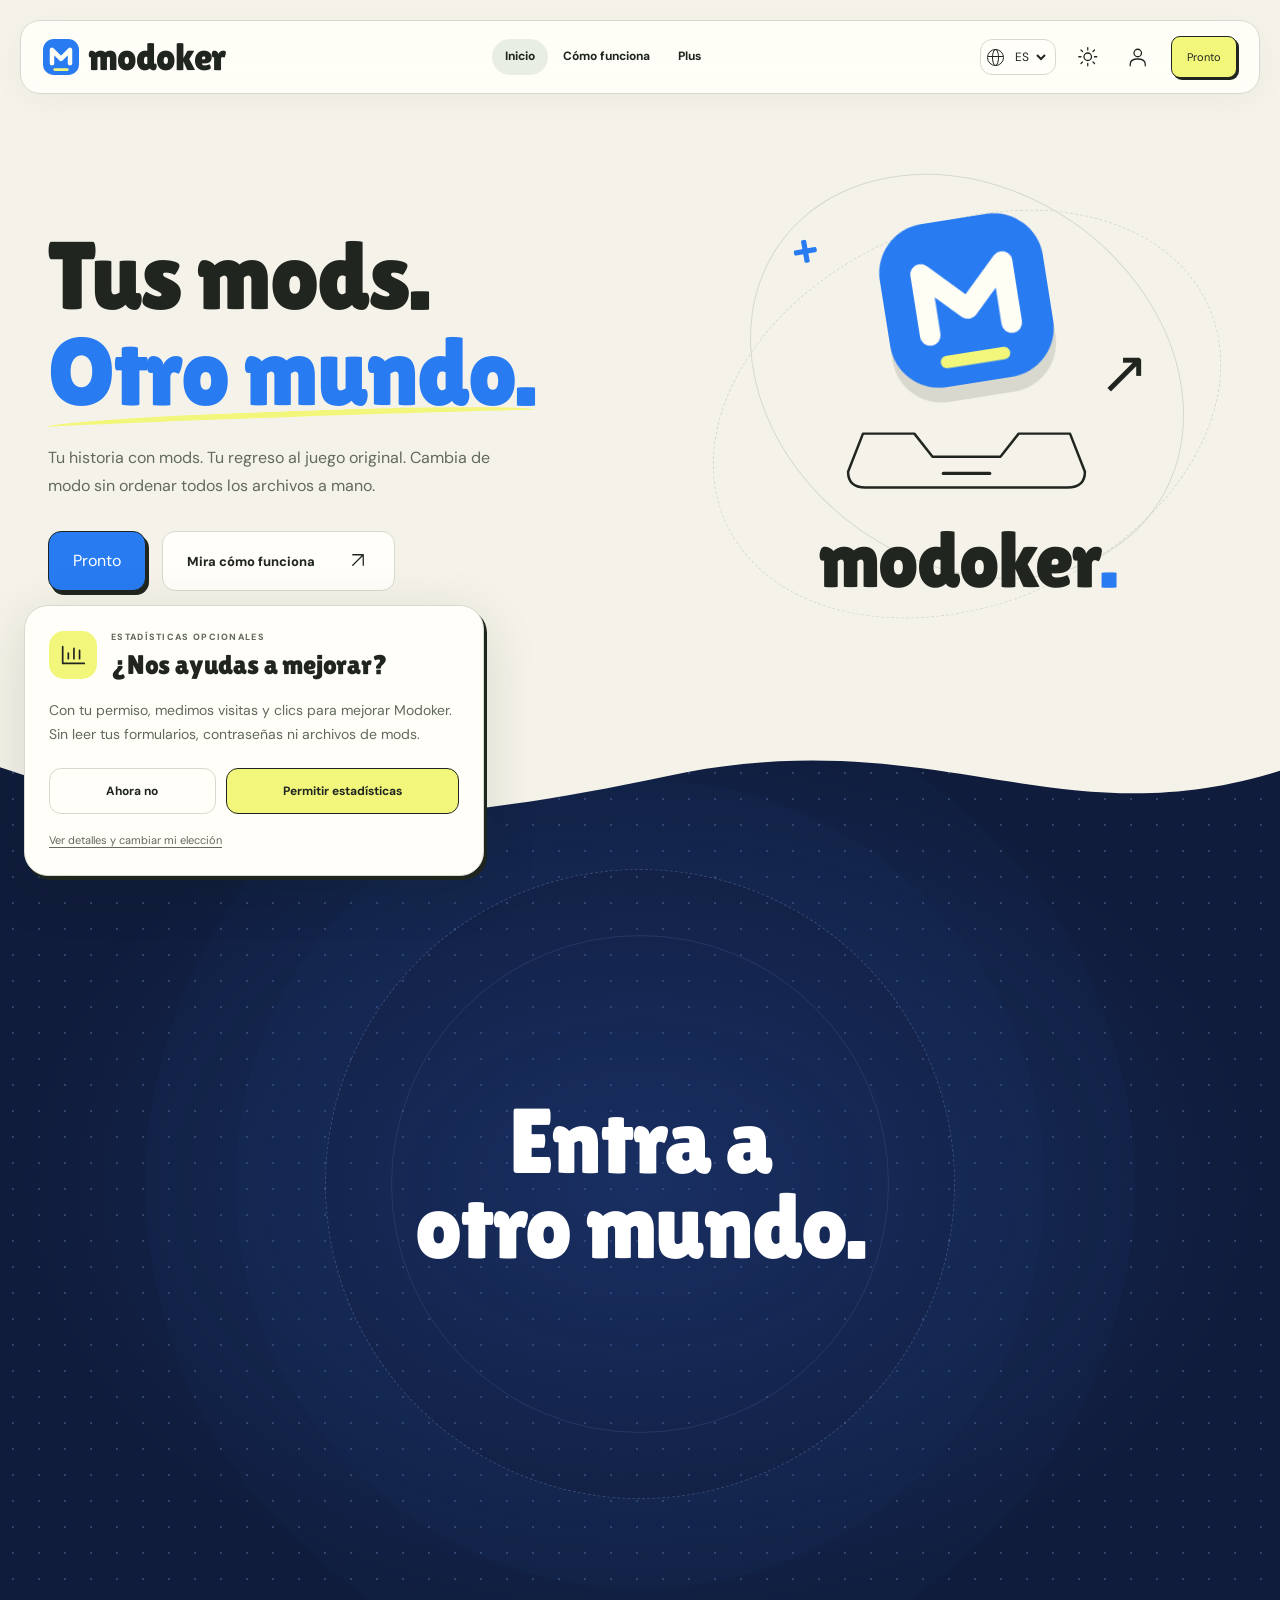
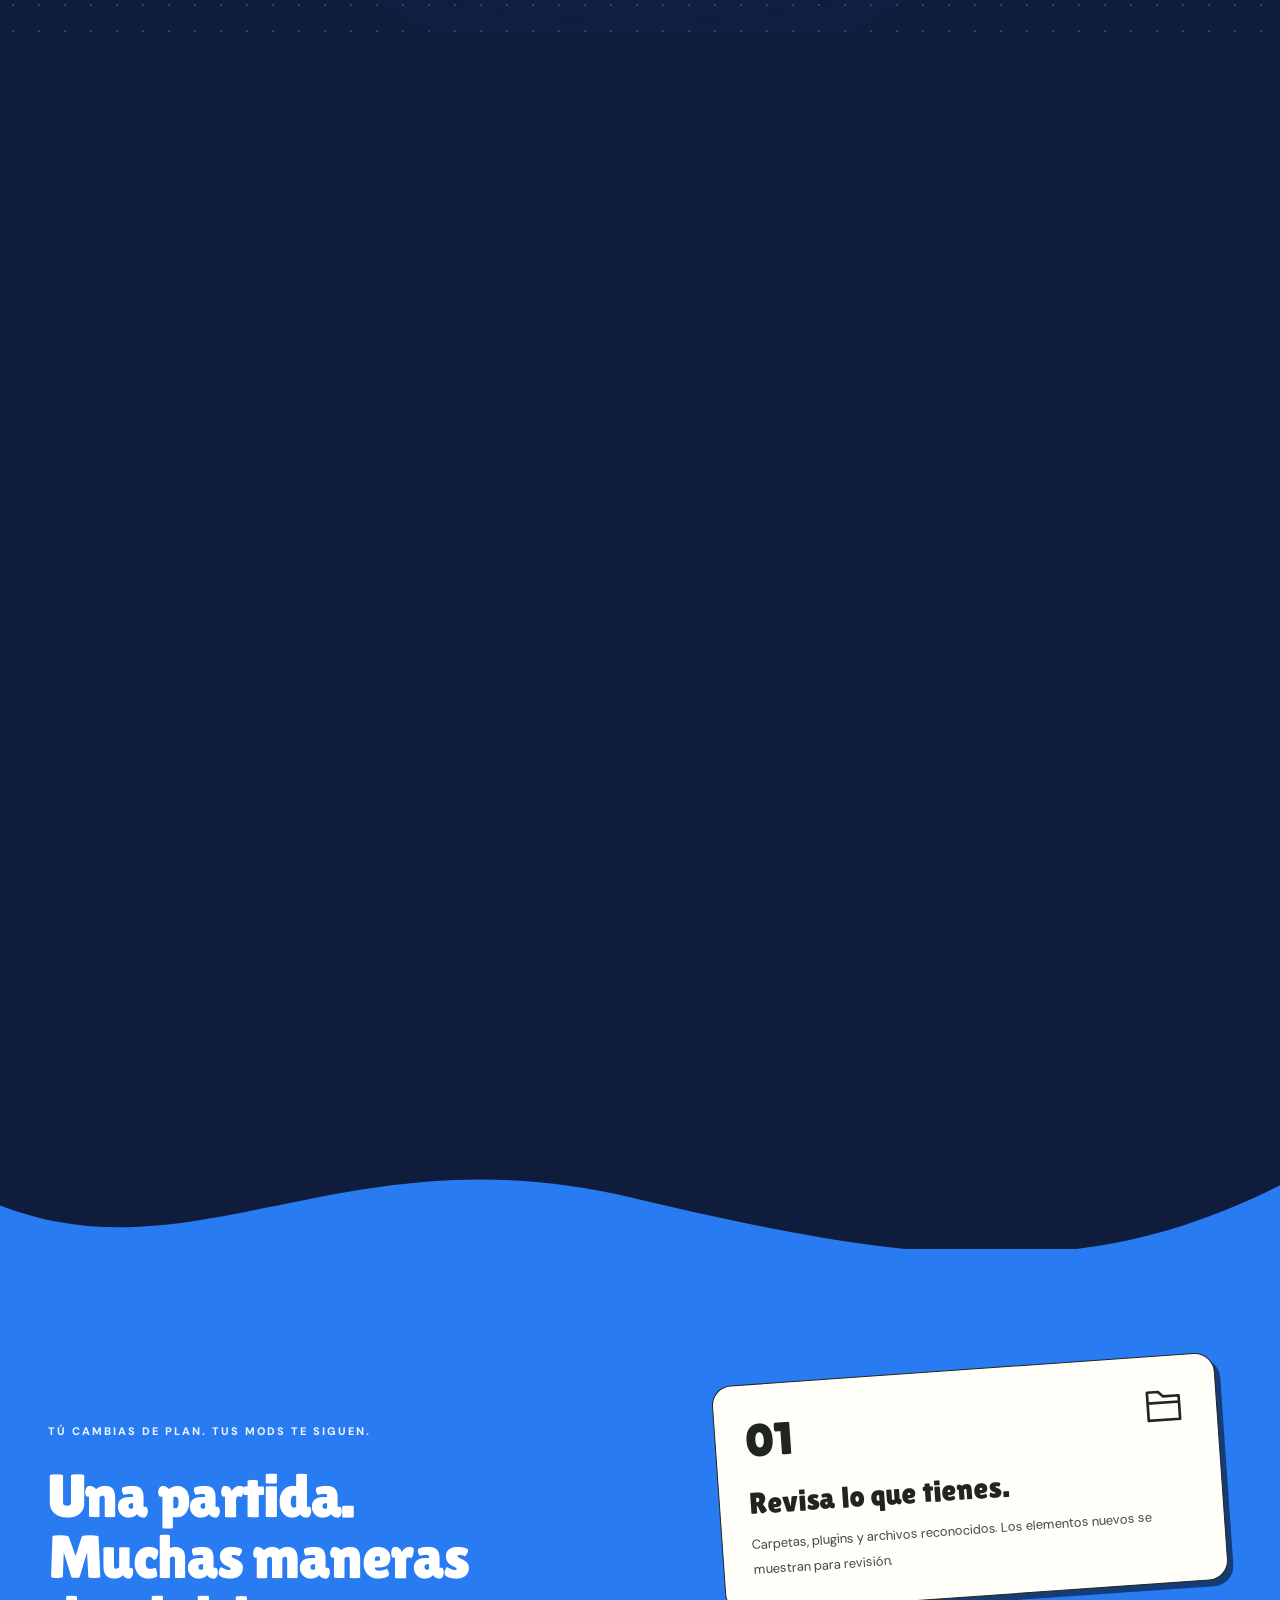
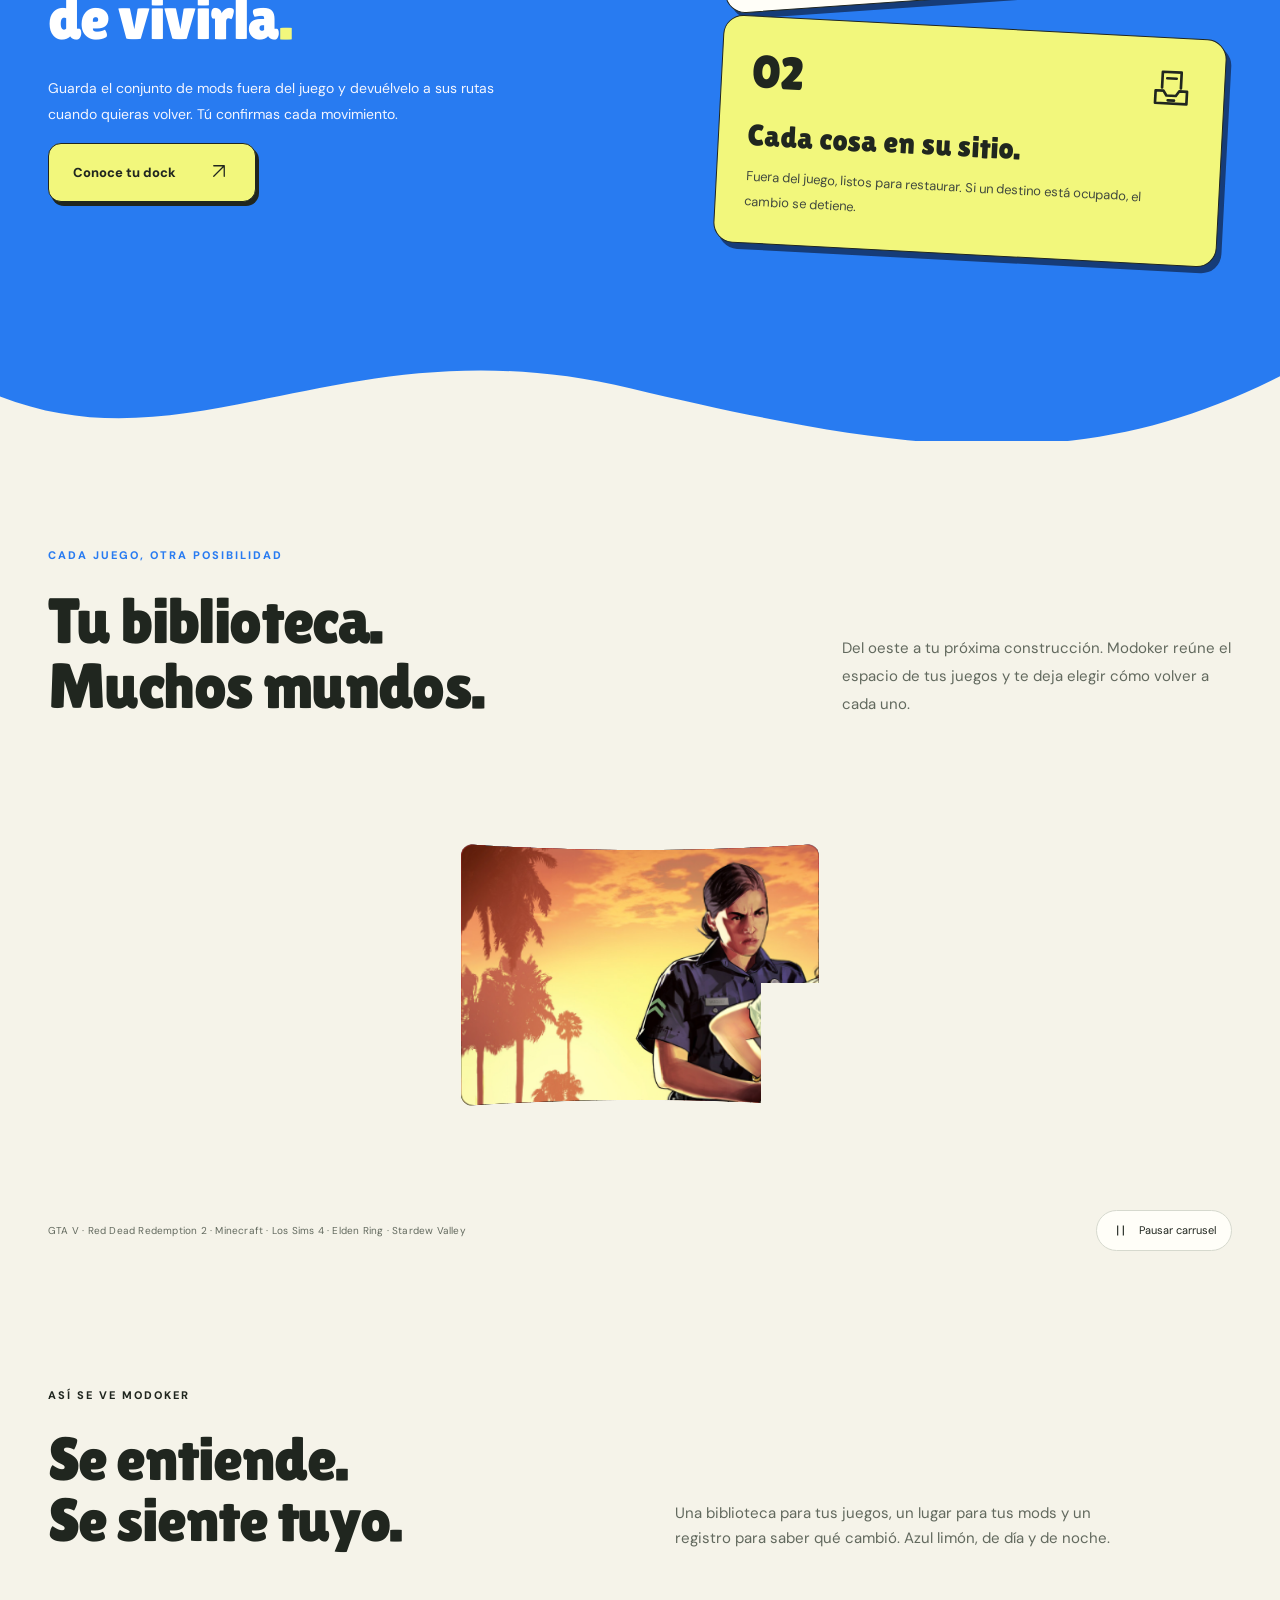
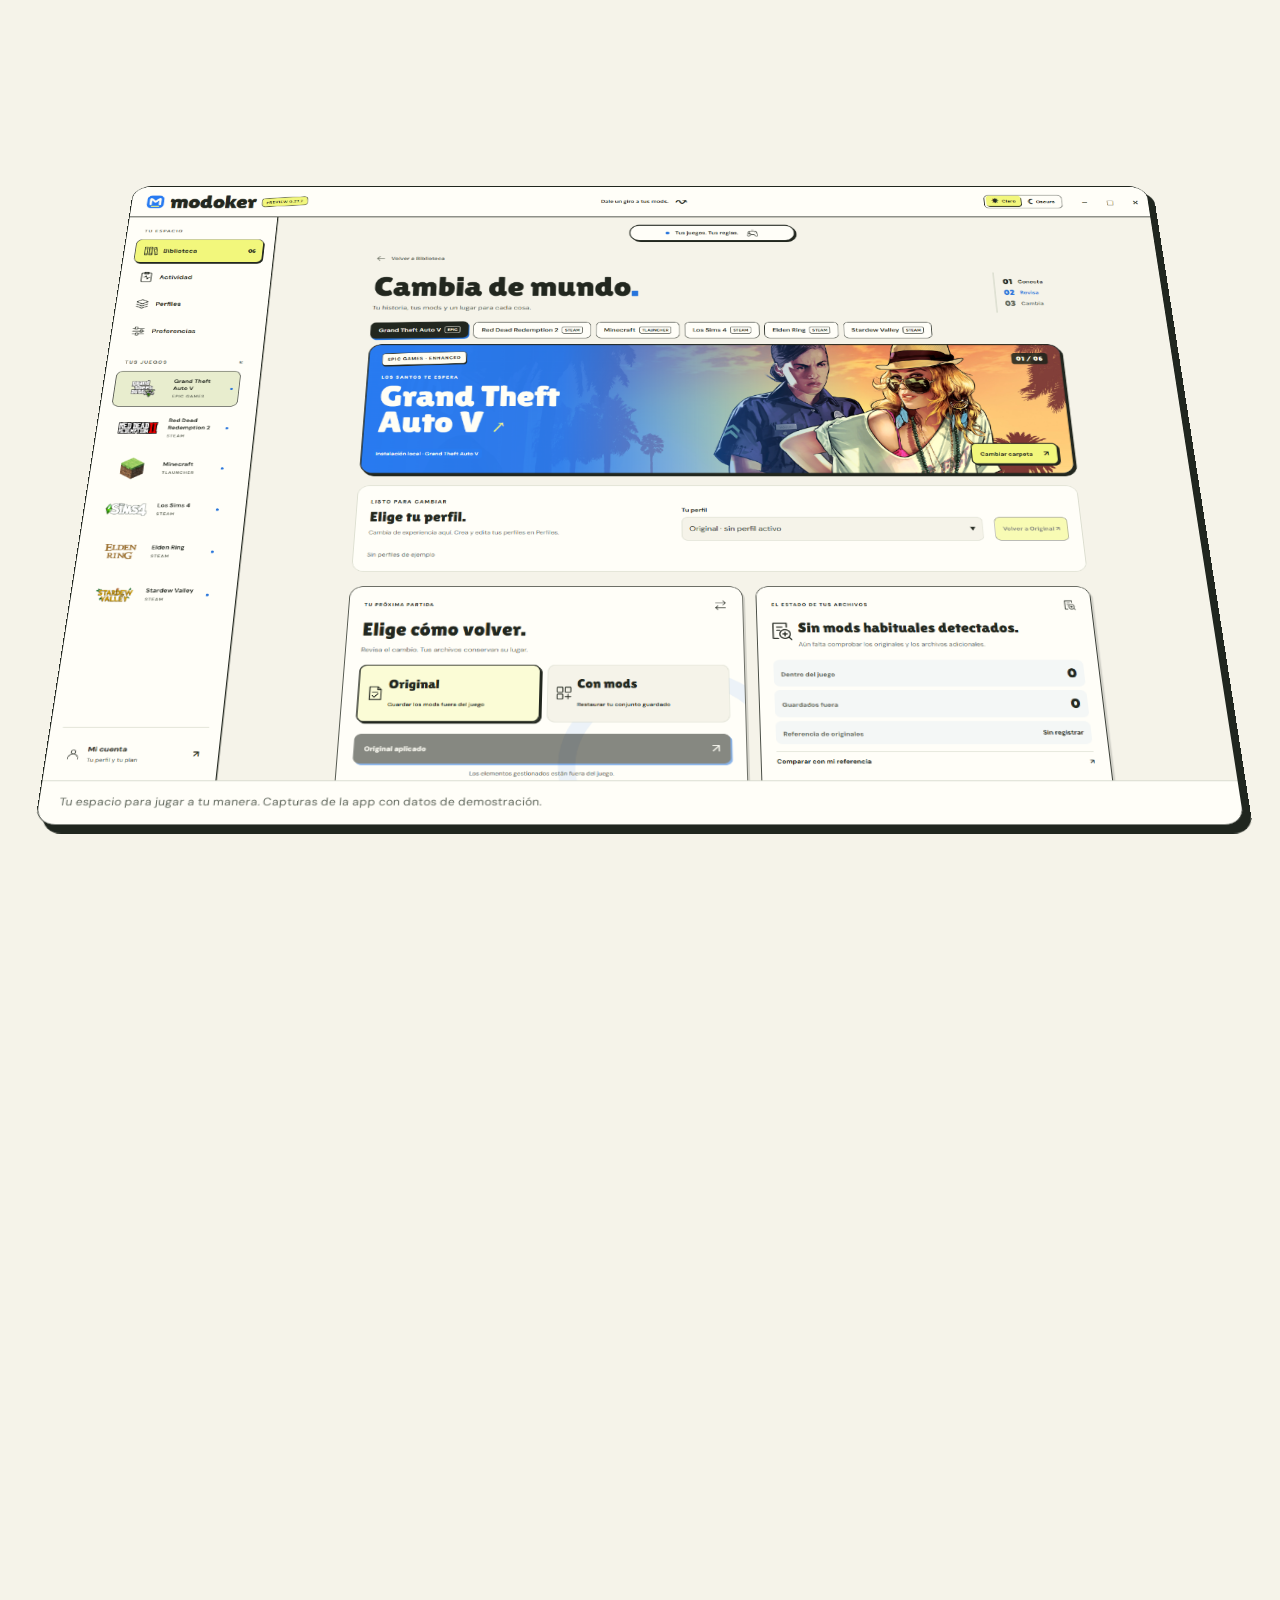
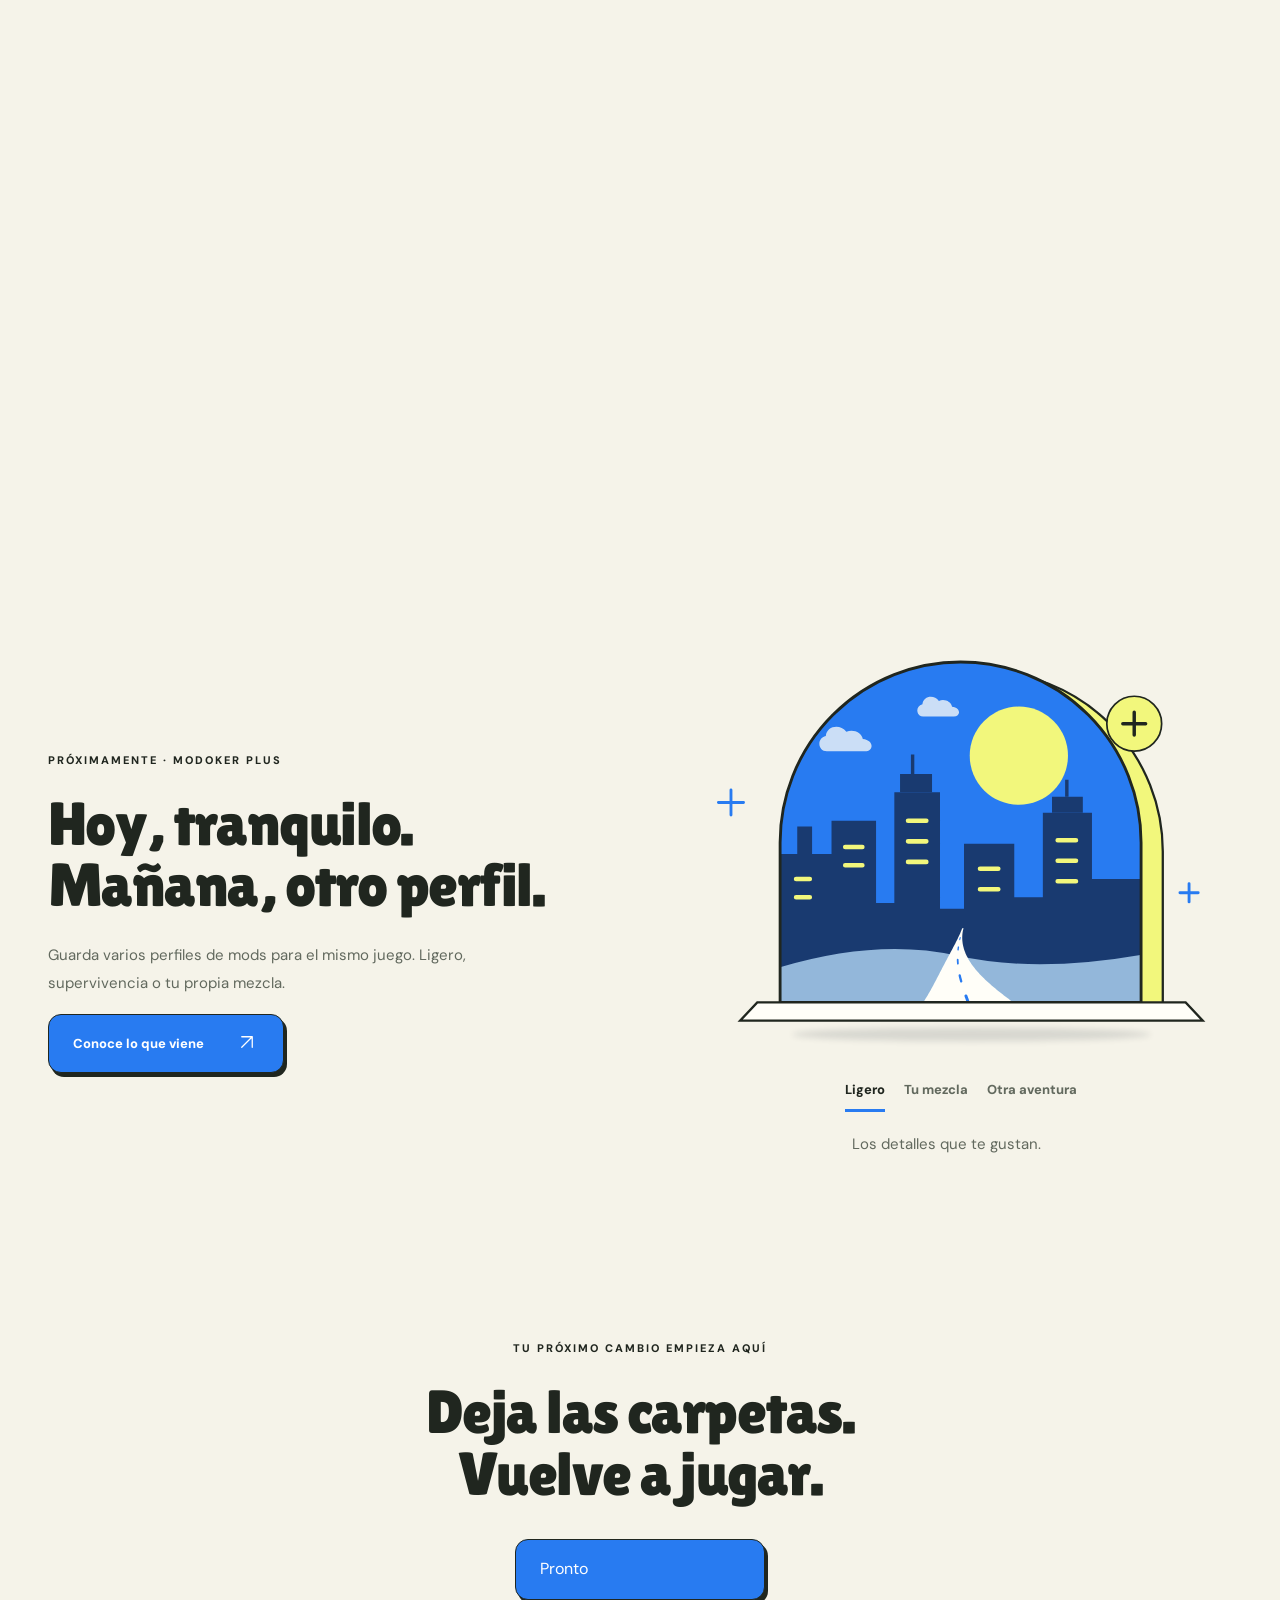
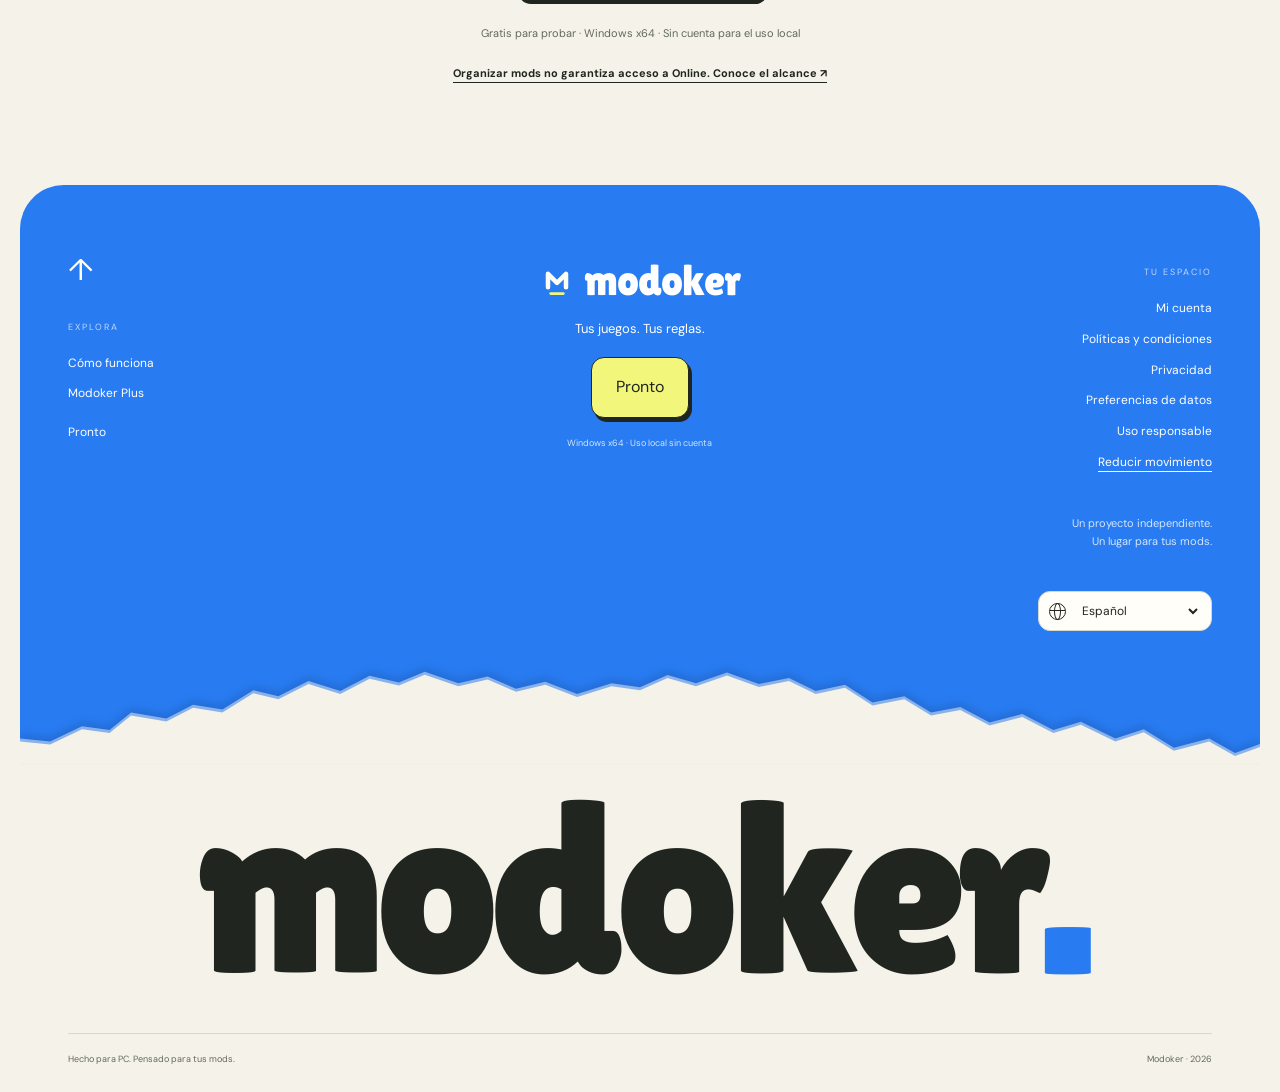
<file: index.html>
<!doctype html><html lang="es"><head><meta charset="utf-8"><meta name="viewport" content="width=device-width,initial-scale=1"><meta name="description" content="Organiza tus mods, guarda perfiles y cambia de experiencia en tus juegos con Modoker para Windows."><meta name="theme-color" content="#f5f3e9"><meta property="og:title" content="Modoker — Tus juegos. Tus reglas."><meta property="og:description" content="Organiza tus mods, guarda perfiles y cambia de experiencia en tus juegos con Modoker para Windows."><meta property="og:type" content="website"><meta property="og:url" content="https://modoker.vercel.app/index.html"><title>Modoker — Tus juegos. Tus reglas.</title><link rel="icon" href="assets/favicon.svg" type="image/svg+xml"><link rel="stylesheet" href="assets/site.css?v=0241"><link rel="stylesheet" href="assets/experience.css"><script src="assets/site.js?v=soon1" defer></script><script src="assets/experience.js" defer></script><link rel="stylesheet" href="assets/refinements.css?v=portal8"><script src="assets/vendor/supabase.js" defer></script><script src="assets/auth.js?v=name-required-1" defer></script><link rel="stylesheet" href="assets/account.css"><link rel="stylesheet" href="assets/game-tour.css?v=031"><link rel="stylesheet" href="assets/i18n.css?v=drawer4"><link rel="stylesheet" href="assets/coming-soon.css?v=2"><link rel="stylesheet" href="assets/web-analytics.css?v=2"><link rel="stylesheet" href="assets/home-plus-refinements.css?v=032"><link rel="stylesheet" href="assets/footer-arrival.css?v=032"></head><body data-page="index.html"><a class="skip" href="#main">Saltar al contenido</a><header class="site-header"><div class="nav-shell"><a class="brand" href="index.html" aria-label="Modoker, inicio"><span class="brand-mark"><svg viewBox="0 0 40 40" aria-hidden="true"><rect width="40" height="40" rx="12" fill="#287bf1"/><path d="M10 27V12L20 22L30 12V27" fill="none" stroke="#fffef5" stroke-width="5" stroke-linecap="round" stroke-linejoin="round"/><path d="M13 34H27" stroke="#f2f77c" stroke-width="3" stroke-linecap="round"/></svg></span><span class="brand-name"><span style="--letter:0">m</span><span style="--letter:1">o</span><span style="--letter:2">d</span><span style="--letter:3">o</span><span style="--letter:4">k</span><span style="--letter:5">e</span><span style="--letter:6">r</span></span></a><nav id="main-nav" aria-label="Navegación principal"><a href="index.html" aria-current="page">Inicio</a><a href="como-funciona.html" >Cómo funciona</a><a href="plus.html" >Plus</a></nav><div class="nav-actions"><button class="theme-toggle" aria-label="Cambiar entre claro y oscuro"><svg class="icon " viewBox="0 0 28 28" aria-hidden="true" fill="none" stroke="currentColor" stroke-width="1.7" stroke-linecap="round" stroke-linejoin="round"><circle cx="13" cy="13" r="5"/><path d="M13 1V4M13 22V25M1 13H4M22 13H25M4 4L6 6M20 20L22 22M4 22L6 20M20 6L22 4"/></svg></button><a href="cuenta.html" class="account-link" aria-label="Iniciar sesión o registrarse" title="Iniciar sesión o registrarse"><svg class="icon " viewBox="0 0 28 28" aria-hidden="true" fill="none" stroke="currentColor" stroke-width="1.7" stroke-linecap="round" stroke-linejoin="round"><circle cx="13" cy="8" r="5"/><path d="M3 25V23Q3 16 13 16Q23 16 23 23V25"/></svg></a><a class="btn small lemon coming-soon" href="descarga.html" title="Conoce el lanzamiento de Modoker para Windows">Pronto</a><button class="menu-toggle" aria-label="Abrir menú" aria-controls="mobile-menu" aria-expanded="false"><svg class="icon " viewBox="0 0 28 28" aria-hidden="true" fill="none" stroke="currentColor" stroke-width="1.7" stroke-linecap="round" stroke-linejoin="round"><path d="M3 6H23M3 13H23M3 20H23"/></svg></button></div></div></header><dialog id="mobile-menu" class="mobile-drawer" aria-labelledby="mobile-menu-title"><div class="drawer-top"><span id="mobile-menu-title">Tu espacio.</span><button class="drawer-close" aria-label="Cerrar menú">×</button></div><nav aria-label="Navegación móvil"><a href="index.html"><span>01</span>Inicio</a><a href="como-funciona.html"><span>02</span>Cómo funciona</a><a href="plus.html"><span>03</span>Modoker Plus</a></nav><div class="drawer-account"><a class="btn blue" href="cuenta.html">Iniciar sesión <span aria-hidden="true">↗</span></a><a href="cuenta.html#registro">Crear una cuenta <span aria-hidden="true">↗</span></a></div><div class="drawer-bottom"><span>Tu interfaz</span><button class="drawer-theme" aria-label="Cambiar entre claro y oscuro"><span aria-hidden="true">◐</span> Claro / Oscuro</button></div></dialog><main id="main">
<section class="home-hero wrap" data-metric-section="s0"><div class="hero-copy reveal"><h1>Tus mods.<br><span class="underlined">Otro mundo.</span></h1><p class="lede">Tu historia con mods. Tu regreso al juego original. Cambia de modo sin ordenar todos los archivos a mano.</p><div class="hero-actions"><a class="btn blue coming-soon" href="descarga.html" title="Conoce el lanzamiento de Modoker para Windows">Pronto</a><a class="btn quiet" href="como-funciona.html">Mira cómo funciona<svg class="icon " viewBox="0 0 28 28" aria-hidden="true" fill="none" stroke="currentColor" stroke-width="1.7" stroke-linecap="round" stroke-linejoin="round"><path d="M5 19L19 5M5 5H19V19"/></svg></a></div></div><div class="hero-brand-scene reveal" data-parallax aria-label="El dock de Modoker"><div class="brand-orbit" aria-hidden="true"></div><div class="brand-orbit second" aria-hidden="true"></div><div class="hero-brand-art"><div class="brand-spark spark-one" aria-hidden="true">+</div><div class="hero-emblem"><svg viewBox="0 0 40 40" aria-hidden="true"><rect width="40" height="40" rx="12" fill="#287bf1"/><path d="M10 27V12L20 22L30 12V27" fill="none" stroke="#fffef5" stroke-width="5" stroke-linecap="round" stroke-linejoin="round"/><path d="M13 34H27" stroke="#f2f77c" stroke-width="3" stroke-linecap="round"/></svg></div><svg class="hero-tray" viewBox="0 0 320 100" fill="none" aria-hidden="true"><path d="M35 26H97L119 54H201L223 26H285L303 72Q303 91 282 91H38Q17 91 17 72Z" stroke="currentColor" stroke-width="3" stroke-linejoin="round"/><path d="M132 74H188" stroke="currentColor" stroke-width="4" stroke-linecap="round"/></svg><span class="brand-spark spark-two" aria-hidden="true">↗</span><div class="hero-wordmark">modoker<span>.</span></div></div></div></section>
<section class="immersive-world" aria-label="Explora otro mundo al hacer scroll" data-metric-section="s1"><div class="world-scene"><svg class="world-entry-wave" viewBox="0 0 1440 100" preserveAspectRatio="none" aria-hidden="true"><path d="M0 0H1440V42C1190 120 1050 -15 750 48S230 115 0 38Z"/></svg><div class="world-rings" aria-hidden="true"></div><div class="world-title"><h2>Entra a<br>otro mundo.</h2></div><div class="world-track"><figure class="world-card world-logo" style="--x:-30vw;--y:-22vh;--r:-9deg"><img src="assets/gta5-logo.png" alt="Grand Theft Auto V" loading="lazy"></figure><figure class="world-card world-logo" style="--x:30vw;--y:-22vh;--r:8deg"><img src="assets/rdr2-logo.png" alt="Red Dead Redemption 2" loading="lazy"></figure><figure class="world-card world-logo" style="--x:-31vw;--y:26vh;--r:-6deg"><img src="assets/minecraft-logo.svg" alt="Minecraft" loading="lazy"></figure><figure class="world-card world-logo" style="--x:31vw;--y:26vh;--r:7deg"><img src="assets/sims4-logo.png" alt="Los Sims 4" loading="lazy"></figure><figure class="world-card world-logo" style="--x:0vw;--y:-32vh;--r:2deg"><img src="assets/elden-dark.png" alt="Elden Ring" loading="lazy"></figure><figure class="world-card world-logo" style="--x:0vw;--y:33vh;--r:-2deg"><img src="assets/stardew-dark.png" alt="Stardew Valley" loading="lazy"></figure></div></div></section>
<section class="blue-section open-wave" data-metric-section="s2"><svg class="section-wave wave-in" viewBox="0 0 1440 95" preserveAspectRatio="none" aria-hidden="true"><path d="M0 50C220 125 390 -25 710 42S1220 128 1440 30V95H0Z"/></svg><div class="wrap feature-story"><div class="reveal"><span class="eyebrow">TÚ CAMBIAS DE PLAN. TUS MODS TE SIGUEN.</span><h2>Una partida.<br>Muchas maneras<br>de vivirla<span class="lemon-text">.</span></h2><p>Guarda el conjunto de mods fuera del juego y devuélvelo a sus rutas cuando quieras volver. Tú confirmas cada movimiento.</p><a class="btn lemon" href="como-funciona.html">Conoce tu dock<svg class="icon " viewBox="0 0 28 28" aria-hidden="true" fill="none" stroke="currentColor" stroke-width="1.7" stroke-linecap="round" stroke-linejoin="round"><path d="M5 19L19 5M5 5H19V19"/></svg></a></div><div class="story-stack reveal"><div class="story-card"><b>01</b><svg class="icon " viewBox="0 0 28 28" aria-hidden="true" fill="none" stroke="currentColor" stroke-width="1.7" stroke-linecap="round" stroke-linejoin="round"><path d="M3 8V4H10L13 7H23V22H3ZM3 11H23"/></svg><strong>Revisa lo que tienes.</strong><p>Carpetas, plugins y archivos reconocidos. Los elementos nuevos se muestran para revisión.</p></div><div class="story-card"><b>02</b><svg class="icon " viewBox="0 0 28 28" aria-hidden="true" fill="none" stroke="currentColor" stroke-width="1.7" stroke-linecap="round" stroke-linejoin="round"><path d="M7 13V3H19V13M10 7H16M3 15H8L10 18H16L18 15H23V23H3ZM11 21H15"/></svg><strong>Cada cosa en su sitio.</strong><p>Fuera del juego, listos para restaurar. Si un destino está ocupado, el cambio se detiene.</p></div></div></div><svg class="section-wave wave-out" viewBox="0 0 1440 95" preserveAspectRatio="none" aria-hidden="true"><path d="M0 50C220 125 390 -25 710 42S1220 128 1440 30V95H0Z"/></svg></section>
<section class="world-reel-section" data-metric-section="world-reel"><div class="wrap reel-heading"><div><span class="eyebrow">CADA JUEGO, OTRA POSIBILIDAD</span><h2>Tu biblioteca.<br>Muchos mundos.</h2></div><p>Del oeste a tu próxima construcción. Modoker reúne el espacio de tus juegos y te deja elegir cómo volver a cada uno.</p></div><div id="world-reel" aria-hidden="true" data-no-translate="true"></div><div class="wrap reel-bottom"><p>GTA V · Red Dead Redemption 2 · Minecraft · Los Sims 4 · Elden Ring · Stardew Valley</p><button id="reel-toggle" type="button" aria-pressed="false"><svg viewBox="0 0 24 24" fill="none" stroke="currentColor" stroke-width="1.6" aria-hidden="true"><path class="reel-pause-icon" d="M8 5v14M16 5v14"/><path class="reel-play-icon" d="m8 5 11 7-11 7Z"/></svg><span>Pausar carrusel</span></button></div></section>
<section class="wrap app-section game-tour" id="recorre-modoker" aria-labelledby="tour-title" data-metric-section="s3">
<div class="section-intro"><span class="eyebrow">ASÍ SE VE MODOKER</span><h2 id="tour-title">Se entiende.<br>Se siente tuyo.</h2><p>Una biblioteca para tus juegos, un lugar para tus mods y un registro para saber qué cambió. Azul limón, de día y de noche.</p></div>
<div class="game-tour-track"><div class="game-tour-sticky">

<figure class="tour-window"><div class="tour-frames"><img src="assets/modoker-gta-light.png?v=031" width="1920" height="1280" data-tour-image="gta-light" alt="Interfaz de Modoker con Grand Theft Auto V, modo claro" aria-hidden="false" loading="lazy"><img src="assets/modoker-gta-dark.png?v=031" width="1920" height="1280" data-tour-image="gta-dark" alt="Interfaz de Modoker con Grand Theft Auto V, modo oscuro" aria-hidden="true" loading="lazy"><img src="assets/modoker-rdr-light.png?v=031" width="1920" height="1280" data-tour-image="rdr-light" alt="Interfaz de Modoker con Red Dead Redemption 2, modo claro" aria-hidden="true" loading="lazy"><img src="assets/modoker-rdr-dark.png?v=031" width="1920" height="1280" data-tour-image="rdr-dark" alt="Interfaz de Modoker con Red Dead Redemption 2, modo oscuro" aria-hidden="true" loading="lazy"><img src="assets/modoker-minecraft-light.png?v=031" width="1920" height="1280" data-tour-image="minecraft-light" alt="Interfaz de Modoker con Minecraft Java, modo claro" aria-hidden="true" loading="lazy"><img src="assets/modoker-minecraft-dark.png?v=031" width="1920" height="1280" data-tour-image="minecraft-dark" alt="Interfaz de Modoker con Minecraft Java, modo oscuro" aria-hidden="true" loading="lazy"><img src="assets/modoker-sims-light.png?v=031" width="1920" height="1280" data-tour-image="sims-light" alt="Interfaz de Modoker con Los Sims 4, modo claro" aria-hidden="true" loading="lazy"><img src="assets/modoker-sims-dark.png?v=031" width="1920" height="1280" data-tour-image="sims-dark" alt="Interfaz de Modoker con Los Sims 4, modo oscuro" aria-hidden="true" loading="lazy"><img src="assets/modoker-elden-light.png?v=031" width="1920" height="1280" data-tour-image="elden-light" alt="Interfaz de Modoker con Elden Ring, modo claro" aria-hidden="true" loading="lazy"><img src="assets/modoker-elden-dark.png?v=031" width="1920" height="1280" data-tour-image="elden-dark" alt="Interfaz de Modoker con Elden Ring, modo oscuro" aria-hidden="true" loading="lazy"><img src="assets/modoker-stardew-light.png?v=031" width="1920" height="1280" data-tour-image="stardew-light" alt="Interfaz de Modoker con Stardew Valley, modo claro" aria-hidden="true" loading="lazy"><img src="assets/modoker-stardew-dark.png?v=031" width="1920" height="1280" data-tour-image="stardew-dark" alt="Interfaz de Modoker con Stardew Valley, modo oscuro" aria-hidden="true" loading="lazy"></div><figcaption>Tu espacio para jugar a tu manera. Capturas de la app con datos de demostración.</figcaption></figure>
</div></div></section>
<section class="lemon-section" data-metric-section="s4"><div class="wrap next-story"><div class="reveal"><span class="eyebrow">PRÓXIMAMENTE · MODOKER PLUS</span><h2>Hoy, tranquilo.<br>Mañana, otro perfil.</h2><p>Guarda varios perfiles de mods para el mismo juego. Ligero, supervivencia o tu propia mezcla.</p><a class="btn ink" href="plus.html">Conoce lo que viene<svg class="icon " viewBox="0 0 28 28" aria-hidden="true" fill="none" stroke="currentColor" stroke-width="1.7" stroke-linecap="round" stroke-linejoin="round"><path d="M5 19L19 5M5 5H19V19"/></svg></a></div><div class="mix-scene" data-mix="light" aria-label="Ejemplo visual de perfiles futuros"><svg class="profile-portal" viewBox="0 0 500 365" aria-hidden="true"><defs><clipPath id="profile-arch"><path d="M92 305V165A158 158 0 0 1 408 165V305Z"/></clipPath></defs><ellipse cx="259.5" cy="333" rx="157" ry="6" class="portal-shadow"/><path class="portal-depth" d="M111 310V173A158 158 0 0 1 427 173V310Z"/><g clip-path="url(#profile-arch)"><rect class="portal-sky" x="90" y="0" width="320" height="310"/><circle class="portal-sun" cx="301" cy="89" r="43"/><g class="portal-stars" fill="#fffef8"><circle cx="171" cy="70" r="2"/><circle cx="221" cy="35" r="2"/><circle cx="334" cy="144" r="2"/><path d="M138 103V117M131 110H145M267 58V68M262 63H272" stroke="#fffef8" stroke-width="2"/></g><g class="portal-clouds" fill="#fffef8" opacity=".76"><path transform="translate(150 78) scale(.9)" d="M-19 8C-28 8-29-5-20-7C-19-17-6-19 0-11C7-14 15-10 16-4C27-3 27 8 18 8H-19Z"/><path transform="translate(231 49) scale(.72)" d="M-19 8C-28 8-29-5-20-7C-19-17-6-19 0-11C7-14 15-10 16-4C27-3 27 8 18 8H-19Z"/></g><g class="portal-city"><path d="M107 175V151H120V175M197 121V105H225V121M330 139V125H357V139" fill="#193a70"/><path d="M208 105V88M343 125V110" stroke="#193a70" stroke-width="3"/><path d="M78 244V175H137V146H176V218H192V121H232V223H253V166H297V213H322V139H365V197H422V305H78Z" fill="#193a70"/><path d="M106 197H118M106 213H118M149 169H164M149 185H164M204 146H220M204 164H220M204 182H220M267 188H283M267 206H283M335 163H351M335 181H351M335 199H351" stroke="#f2f77c" stroke-width="4" stroke-linecap="round"/></g><g class="portal-wild"><path d="M65 266L161 123L216 201L288 95L430 268V310H65Z" fill="#1e4c72"/><path d="M132 166L161 123L191 167L170 159L158 173L148 159ZM264 131L288 95L319 134L300 125L286 140L276 125Z" fill="#fffef8"/><path class="portal-bird" transform="translate(233 122) scale(.75) translate(-241 -133)" fill="#fffef8" d="M220 126C228 125 236 130 241 136C245 127 253 121 262 122C253 126 247 132 244 140L241 143L238 140C232 132 226 128 220 126Z"/><path d="M94 285L108 226L123 285M139 288L155 215L174 288M335 285L355 211L375 285M379 294L397 239L415 294" fill="#123f3c"/></g><path d="M60 285Q165 246 246 264T440 257V315H60Z" fill="#93b7da"/><g class="portal-road-city"><path fill="#fffef8" d="M251.400 240.000L251.165 240.690L250.912 241.380L250.646 242.070L250.370 242.760L250.084 243.450L249.791 244.140L249.489 244.830L249.181 245.520L248.867 246.210L248.547 246.900L248.222 247.590L247.892 248.280L247.558 248.970L247.219 249.660L246.877 250.350L246.532 251.040L246.183 251.730L245.832 252.420L245.478 253.110L245.122 253.800L244.764 254.490L244.404 255.180L244.042 255.870L243.679 256.560L243.314 257.250L242.949 257.940L242.582 258.630L242.215 259.320L241.847 260.010L241.479 260.700L241.111 261.390L240.742 262.080L240.373 262.770L240.005 263.460L239.636 264.150L239.268 264.840L238.900 265.530L238.532 266.220L238.165 266.910L237.798 267.600L237.432 268.290L237.066 268.980L236.701 269.670L236.337 270.360L235.973 271.050L235.610 271.740L235.248 272.430L234.886 273.120L234.525 273.810L234.165 274.500L233.806 275.190L233.446 275.880L233.088 276.570L232.730 277.260L232.372 277.950L232.015 278.640L231.658 279.330L231.301 280.020L230.944 280.710L230.587 281.400L230.230 282.090L229.873 282.780L229.515 283.470L229.157 284.160L228.799 284.850L228.439 285.540L228.079 286.230L227.718 286.920L227.355 287.610L226.991 288.300L226.626 288.990L226.259 289.680L225.890 290.370L225.518 291.060L225.145 291.750L224.769 292.440L224.390 293.130L224.009 293.820L223.624 294.510L223.236 295.200L222.845 295.890L222.449 296.580L222.050 297.270L221.646 297.960L221.238 298.650L220.825 299.340L220.407 300.030L219.984 300.720L219.555 301.410L219.120 302.100L218.680 302.790L218.233 303.480L217.780 304.170L217.319 304.860L216.852 305.550L216.378 306.240L215.895 306.930L215.405 307.620L214.907 308.310L214.400 309.000L301.600 309.000L300.650 308.310L299.702 307.620L298.755 306.930L297.812 306.240L296.871 305.550L295.933 304.860L294.998 304.170L294.067 303.480L293.140 302.790L292.217 302.100L291.299 301.410L290.386 300.720L289.477 300.030L288.575 299.340L287.677 298.650L286.786 297.960L285.901 297.270L285.023 296.580L284.151 295.890L283.287 295.200L282.430 294.510L281.580 293.820L280.739 293.130L279.905 292.440L279.080 291.750L278.264 291.060L277.457 290.370L276.659 289.680L275.870 288.990L275.090 288.300L274.321 287.610L273.562 286.920L272.813 286.230L272.074 285.540L271.346 284.850L270.629 284.160L269.923 283.470L269.229 282.780L268.546 282.090L267.874 281.400L267.215 280.710L266.567 280.020L265.931 279.330L265.308 278.640L264.697 277.950L264.099 277.260L263.514 276.570L262.941 275.880L262.381 275.190L261.835 274.500L261.301 273.810L260.781 273.120L260.275 272.430L259.782 271.740L259.302 271.050L258.836 270.360L258.384 269.670L257.946 268.980L257.522 268.290L257.111 267.600L256.715 266.910L256.333 266.220L255.965 265.530L255.611 264.840L255.271 264.150L254.945 263.460L254.634 262.770L254.337 262.080L254.055 261.390L253.786 260.700L253.533 260.010L253.293 259.320L253.068 258.630L252.857 257.940L252.661 257.250L252.479 256.560L252.312 255.870L252.159 255.180L252.021 254.490L251.897 253.800L251.788 253.110L251.693 252.420L251.613 251.730L251.547 251.040L251.496 250.350L251.460 249.660L251.438 248.970L251.431 248.280L251.440 247.590L251.463 246.900L251.501 246.210L251.555 245.520L251.625 244.830L251.711 244.140L251.813 243.450L251.931 242.760L252.068 242.070L252.223 241.380L252.399 240.690L252.600 240.000Z"/><path d="M249.662 248.280L249.627 248.424L249.593 248.567L249.559 248.711L249.525 248.855L249.491 248.999L249.458 249.143L249.425 249.286L249.392 249.430L249.359 249.574L249.326 249.718L249.294 249.861L249.262 250.005" fill="none" stroke="#287bf1" stroke-width="0.964" stroke-linecap="round"/><path d="M248.079 256.560L248.052 256.761L248.025 256.962L247.999 257.164L247.973 257.365L247.948 257.566L247.924 257.767L247.900 257.969L247.876 258.170L247.854 258.371L247.831 258.572L247.810 258.774L247.789 258.975" fill="none" stroke="#287bf1" stroke-width="1.228" stroke-linecap="round"/><path d="M247.455 267.600L247.463 267.887L247.473 268.175L247.483 268.462L247.495 268.750L247.509 269.038L247.523 269.325L247.539 269.613L247.557 269.900L247.575 270.188L247.595 270.475L247.616 270.762L247.638 271.050" fill="none" stroke="#287bf1" stroke-width="1.58" stroke-linecap="round"/><path d="M249.231 281.400L249.328 281.831L249.428 282.262L249.530 282.694L249.634 283.125L249.741 283.556L249.849 283.988L249.960 284.419L250.072 284.850L250.187 285.281L250.304 285.712L250.422 286.144L250.542 286.575" fill="none" stroke="#287bf1" stroke-width="2.02" stroke-linecap="round"/><path d="M254.700 299.340L254.922 299.972L255.144 300.605L255.366 301.238L255.588 301.870L255.810 302.502L256.030 303.135L256.250 303.767L256.468 304.400L256.685 305.033L256.900 305.665L257.114 306.298L257.325 306.930" fill="none" stroke="#287bf1" stroke-width="2.592" stroke-linecap="round"/></g><g class="portal-road-wild"><path fill="#fffef8" d="M215.400 201.000L215.710 202.080L216.022 203.160L216.341 204.240L216.669 205.320L217.005 206.400L217.349 207.480L217.702 208.560L218.063 209.640L218.432 210.720L218.808 211.800L219.191 212.880L219.581 213.960L219.976 215.040L220.377 216.120L220.782 217.200L221.192 218.280L221.605 219.360L222.020 220.440L222.439 221.520L222.858 222.600L223.279 223.680L223.700 224.760L224.121 225.840L224.541 226.920L224.960 228.000L225.377 229.080L225.790 230.160L226.201 231.240L226.607 232.320L227.009 233.400L227.405 234.480L227.796 235.560L228.180 236.640L228.557 237.720L228.926 238.800L229.287 239.880L229.640 240.960L229.982 242.040L230.315 243.120L230.638 244.200L230.949 245.280L231.249 246.360L231.536 247.440L231.811 248.520L232.073 249.600L232.321 250.680L232.555 251.760L232.773 252.840L232.977 253.920L233.165 255.000L233.337 256.080L233.492 257.160L233.630 258.240L233.751 259.320L233.854 260.400L233.938 261.480L234.003 262.560L234.050 263.640L234.076 264.720L234.083 265.800L234.069 266.880L234.035 267.960L233.979 269.040L233.902 270.120L233.803 271.200L233.682 272.280L233.538 273.360L233.371 274.440L233.182 275.520L232.969 276.600L232.732 277.680L232.471 278.760L232.186 279.840L231.876 280.920L231.541 282.000L231.181 283.080L230.796 284.160L230.385 285.240L229.948 286.320L229.485 287.400L228.995 288.480L228.479 289.560L227.936 290.640L227.366 291.720L226.769 292.800L226.144 293.880L225.491 294.960L224.811 296.040L224.102 297.120L223.366 298.200L222.600 299.280L221.806 300.360L220.984 301.440L220.132 302.520L219.251 303.600L218.340 304.680L217.400 305.760L216.430 306.840L215.430 307.920L214.400 309.000L301.600 309.000L301.173 307.920L300.726 306.840L300.260 305.760L299.774 304.680L299.269 303.600L298.745 302.520L298.202 301.440L297.641 300.360L297.061 299.280L296.463 298.200L295.847 297.120L295.213 296.040L294.562 294.960L293.894 293.880L293.208 292.800L292.506 291.720L291.787 290.640L291.053 289.560L290.302 288.480L289.535 287.400L288.753 286.320L287.956 285.240L287.144 284.160L286.317 283.080L285.476 282.000L284.621 280.920L283.753 279.840L282.871 278.760L281.976 277.680L281.068 276.600L280.148 275.520L279.215 274.440L278.272 273.360L277.316 272.280L276.350 271.200L275.374 270.120L274.387 269.040L273.391 267.960L272.385 266.880L271.370 265.800L270.347 264.720L269.316 263.640L268.277 262.560L267.232 261.480L266.179 260.400L265.121 259.320L264.056 258.240L262.987 257.160L261.913 256.080L260.835 255.000L259.753 253.920L258.668 252.840L257.581 251.760L256.492 250.680L255.402 249.600L254.311 248.520L253.220 247.440L252.129 246.360L251.039 245.280L249.951 244.200L248.866 243.120L247.783 242.040L246.705 240.960L245.630 239.880L244.561 238.800L243.498 237.720L242.441 236.640L241.391 235.560L240.349 234.480L239.316 233.400L238.292 232.320L237.279 231.240L236.276 230.160L235.285 229.080L234.307 228.000L233.342 226.920L232.392 225.840L231.456 224.760L230.536 223.680L229.633 222.600L228.748 221.520L227.881 220.440L227.034 219.360L226.207 218.280L225.401 217.200L224.617 216.120L223.857 215.040L223.120 213.960L222.409 212.880L221.724 211.800L221.067 210.720L220.437 209.640L219.838 208.560L219.269 207.480L218.733 206.400L218.230 205.320L217.763 204.240L217.333 203.160L216.944 202.080L216.600 201.000Z"/><path d="M221.350 213.960L221.467 214.185L221.584 214.410L221.702 214.635L221.821 214.860L221.940 215.085L222.060 215.310L222.181 215.535L222.302 215.760L222.424 215.985L222.546 216.210L222.669 216.435L222.792 216.660" fill="none" stroke="#287bf1" stroke-width="0.964" stroke-linecap="round"/><path d="M228.942 226.920L229.143 227.235L229.345 227.550L229.547 227.865L229.749 228.180L229.953 228.495L230.156 228.810L230.360 229.125L230.564 229.440L230.769 229.755L230.974 230.070L231.180 230.385L231.386 230.700" fill="none" stroke="#287bf1" stroke-width="1.228" stroke-linecap="round"/><path d="M240.295 244.200L240.587 244.650L240.878 245.100L241.168 245.550L241.458 246.000L241.746 246.450L242.034 246.900L242.321 247.350L242.606 247.800L242.891 248.250L243.174 248.700L243.456 249.150L243.737 249.600" fill="none" stroke="#287bf1" stroke-width="1.58" stroke-linecap="round"/><path d="M252.727 265.800L253.041 266.475L253.350 267.150L253.653 267.825L253.950 268.500L254.241 269.175L254.526 269.850L254.804 270.525L255.077 271.200L255.343 271.875L255.602 272.550L255.855 273.225L256.101 273.900" fill="none" stroke="#287bf1" stroke-width="2.02" stroke-linecap="round"/><path d="M260.019 293.880L260.027 294.870L260.016 295.860L259.986 296.850L259.937 297.840L259.868 298.830L259.780 299.820L259.672 300.810L259.544 301.800L259.396 302.790L259.228 303.780L259.039 304.770L258.830 305.760" fill="none" stroke="#287bf1" stroke-width="2.592" stroke-linecap="round"/></g></g><path class="portal-outline" d="M92 305V165A158 158 0 0 1 408 165V305Z"/><path class="portal-base" d="M72 305H447L462 321H57Z"/><g class="portal-spark" fill="none" stroke="currentColor" stroke-width="2.5" stroke-linecap="round"><path d="M49 119V141M38 130H60M450 201V217M442 209H458"/></g><circle class="portal-medal" cx="402" cy="61" r="24"/><path d="M392 61H412M402 51V71" stroke="#20261f" stroke-width="3" stroke-linecap="round"/></svg><div class="mix-options" role="group" aria-label="Explorar un perfil futura"><button data-mix-mode="light" aria-pressed="true">Ligero</button><button data-mix-mode="blend" aria-pressed="false">Tu mezcla</button><button data-mix-mode="adventure" aria-pressed="false">Otra aventura</button></div><p class="mix-caption" aria-live="polite">Los detalles que te gustan.</p></div></div></section>
<section class="wrap closing reveal" data-metric-section="s5"><span class="eyebrow">TU PRÓXIMO CAMBIO EMPIEZA AQUÍ</span><h2>Deja las carpetas.<br>Vuelve a jugar.</h2><a class="btn blue coming-soon" href="descarga.html" title="Conoce el lanzamiento de Modoker para Windows">Pronto</a><p>Gratis para probar · Windows x64 · Sin cuenta para el uso local</p><a class="text-link" href="uso-responsable.html">Organizar mods no garantiza acceso a Online. Conoce el alcance ↗</a></section></main><footer class="site-footer paper-footer"><div class="footer-main wrap"><div class="footer-explore"><a class="footer-up" href="#main" aria-label="Volver al inicio">↑</a><span>EXPLORA</span><a href="como-funciona.html">Cómo funciona</a><a href="plus.html">Modoker Plus</a><a class="coming-soon" href="descarga.html" title="Conoce el lanzamiento de Modoker para Windows">Pronto</a></div><div class="footer-center"><a class="brand" href="index.html"><span class="brand-mark"><svg viewBox="0 0 40 40" aria-hidden="true"><rect width="40" height="40" rx="12" fill="#287bf1"/><path d="M10 27V12L20 22L30 12V27" fill="none" stroke="#fffef5" stroke-width="5" stroke-linecap="round" stroke-linejoin="round"/><path d="M13 34H27" stroke="#f2f77c" stroke-width="3" stroke-linecap="round"/></svg></span><span class="brand-name"><span style="--letter:0">m</span><span style="--letter:1">o</span><span style="--letter:2">d</span><span style="--letter:3">o</span><span style="--letter:4">k</span><span style="--letter:5">e</span><span style="--letter:6">r</span></span></a><p>Tus juegos. Tus reglas.</p><a class="btn lemon coming-soon" href="descarga.html" title="Conoce el lanzamiento de Modoker para Windows">Pronto</a><small>Windows x64 · Uso local sin cuenta</small></div><div class="footer-space"><span>TU ESPACIO</span><a href="cuenta.html">Mi cuenta</a><a href="politicas.html">Políticas y condiciones</a><a href="privacidad.html">Privacidad</a><a href="cookies.html#preferencias">Preferencias de datos</a><a href="uso-responsable.html">Uso responsable</a><button id="reduce-motion" aria-pressed="false">Reducir movimiento</button><p>Un proyecto independiente.<br>Un lugar para tus mods.</p></div></div><div class="footer-paper"><svg class="paper-edge" viewBox="0 0 1440 120" preserveAspectRatio="none" aria-hidden="true"><path d="M0 92L35 96L72 76L104 81L129 58L170 66L201 48L235 54L271 29L300 37L335 17L372 30L406 10L440 19L470 5L509 20L543 11L576 27L610 18L647 34L687 20L720 25L752 9L785 20L821 6L858 21L893 13L924 30L958 22L990 45L1027 37L1058 58L1092 51L1126 71L1164 60L1200 81L1232 70L1272 92L1305 80L1340 104L1381 92L1411 111L1440 99V120H0Z"/><path class="mobile-paper-cut" d="M0 72L85 80L170 53L255 63L340 33L425 43L510 17L595 33L680 14L765 30L850 16L935 37L1020 30L1105 51L1190 42L1275 67L1360 59L1440 78V120H0Z"/></svg><a class="footer-wordmark" href="index.html" aria-label="Modoker, volver al inicio"><span style="--letter:0">m</span><span style="--letter:1">o</span><span style="--letter:2">d</span><span style="--letter:3">o</span><span style="--letter:4">k</span><span style="--letter:5">e</span><span style="--letter:6">r</span><span class="wordmark-dot">.</span></a><div class="footer-bottom wrap"><span>Hecho para PC. Pensado para tus mods.</span><span>Modoker · 2026</span></div></div></footer><div class="toast" role="status" aria-live="polite"></div><script src="assets/game-tour.js?v=031?v=0211"></script><script src="assets/i18n-catalogs.js?v=continuity2"></script><script src="assets/home-plus-translations.js?v=031"></script><script src="assets/i18n-core.js?v=0251"></script><script src="assets/i18n.js?v=drawer4"></script><script src="assets/web-analytics.js?v=2" defer></script><script src="assets/home-reel.js?v=032" defer></script><script src="assets/reel-controls.js?v=031" defer></script><script src="assets/footer-arrival.js?v=032" defer></script></body></html>
</file>
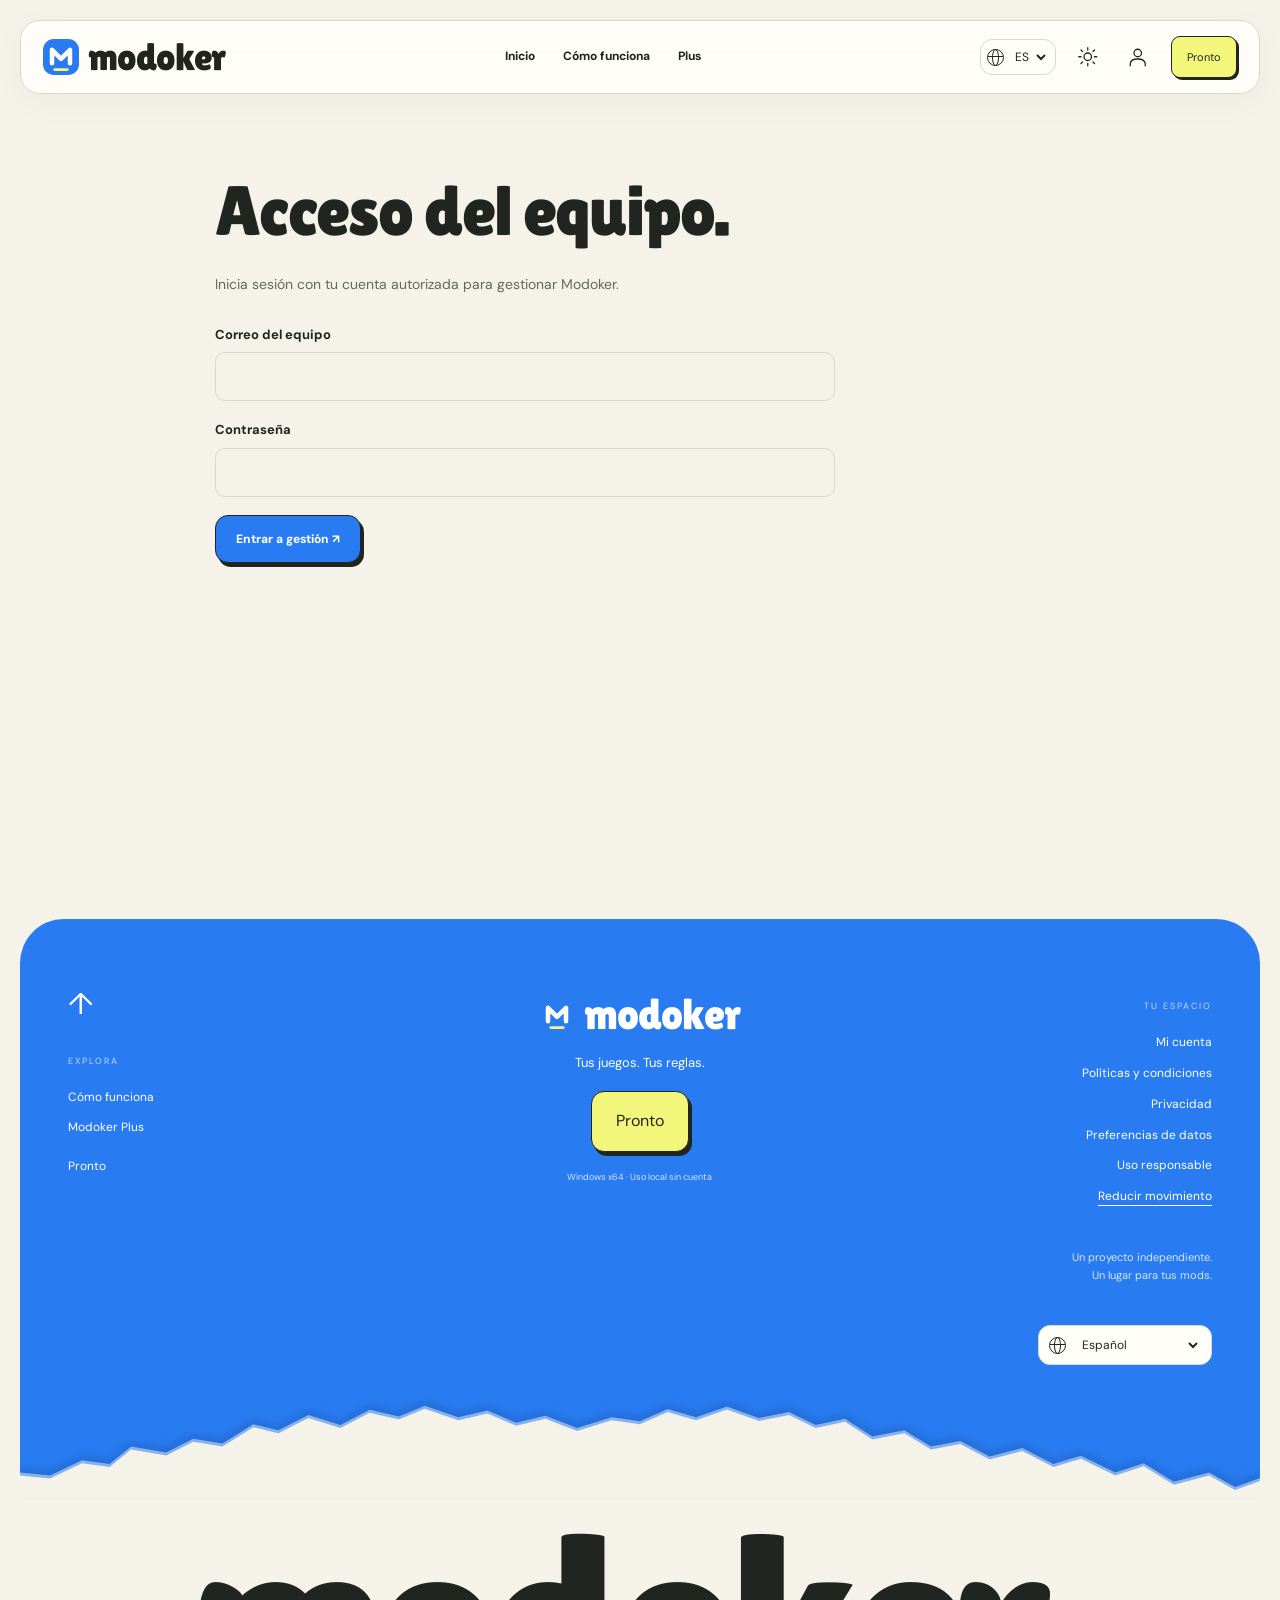
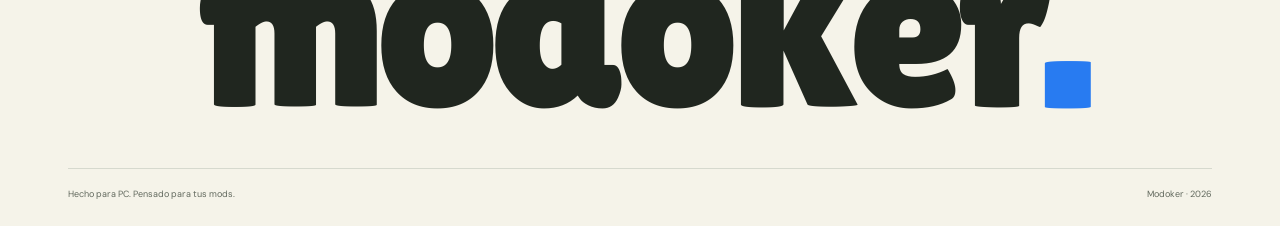
<file: admin.html>
<!doctype html><html lang="es"><head><meta charset="utf-8"><meta name="viewport" content="width=device-width,initial-scale=1"><meta name="robots" content="noindex,nofollow"><meta name="referrer" content="no-referrer"><meta name="description" content="Entra a tu cuenta Modoker o crea una cuenta. Tus mods siguen viviendo en tu PC."><meta name="theme-color" content="#f5f3e9"><meta property="og:title" content="Modoker"><meta property="og:description" content="Entra a tu cuenta Modoker o crea una cuenta. Tus mods siguen viviendo en tu PC."><meta property="og:type" content="website"><meta property="og:url" content="https://modoker.vercel.app/cuenta.html"><title>Acceso del equipo — Modoker</title><link rel="icon" href="assets/favicon.svg" type="image/svg+xml"><link rel="stylesheet" href="assets/site.css?v=0241"><link rel="stylesheet" href="assets/experience.css"><script src="assets/site.js?v=soon1" defer></script><script src="assets/experience.js" defer></script><link rel="stylesheet" href="assets/refinements.css?v=020"><script src="assets/vendor/supabase.js" defer></script><script src="assets/auth.js?v=name-required-1" defer></script><script src="assets/audit020.js?v=codes034" defer></script><script src="assets/dashboards.js?v=scroll2" defer></script><script src="assets/management.js?v=optional029" defer></script><link rel="stylesheet" href="assets/account.css"><link rel="stylesheet" href="assets/dashboards.css?v=019"><link rel="stylesheet" href="assets/management019.css?v=sidebar-scroll1"><link rel="stylesheet" href="assets/audit020.css?v=020"><link rel="stylesheet" href="assets/i18n.css?v=drawer4"><link rel="stylesheet" href="assets/coming-soon.css?v=2"><link rel="stylesheet" href="assets/admin-analytics.css?v=2"><link rel="stylesheet" href="assets/campaigns.css?v=codes034"><link rel="stylesheet" href="assets/dashboard-nav.css?v=1"><link rel="stylesheet" href="assets/footer-arrival.css?v=032"></head><body data-page="admin.html"><a class="skip" href="#main">Saltar al contenido</a><header class="site-header"><div class="nav-shell"><a class="brand" href="index.html" aria-label="Modoker, inicio"><span class="brand-mark"><svg viewBox="0 0 40 40" aria-hidden="true"><rect width="40" height="40" rx="12" fill="#287bf1"/><path d="M10 27V12L20 22L30 12V27" fill="none" stroke="#fffef5" stroke-width="5" stroke-linecap="round" stroke-linejoin="round"/><path d="M13 34H27" stroke="#f2f77c" stroke-width="3" stroke-linecap="round"/></svg></span><span class="brand-name"><span style="--letter:0">m</span><span style="--letter:1">o</span><span style="--letter:2">d</span><span style="--letter:3">o</span><span style="--letter:4">k</span><span style="--letter:5">e</span><span style="--letter:6">r</span></span></a><nav id="main-nav" aria-label="Navegación principal"><a href="index.html" >Inicio</a><a href="como-funciona.html" >Cómo funciona</a><a href="plus.html" >Plus</a></nav><div class="nav-actions"><button class="theme-toggle" aria-label="Cambiar entre claro y oscuro"><svg class="icon " viewBox="0 0 28 28" aria-hidden="true" fill="none" stroke="currentColor" stroke-width="1.7" stroke-linecap="round" stroke-linejoin="round"><circle cx="13" cy="13" r="5"/><path d="M13 1V4M13 22V25M1 13H4M22 13H25M4 4L6 6M20 20L22 22M4 22L6 20M20 6L22 4"/></svg></button><a href="cuenta.html" class="account-link" aria-label="Iniciar sesión o registrarse" title="Iniciar sesión o registrarse"><svg class="icon " viewBox="0 0 28 28" aria-hidden="true" fill="none" stroke="currentColor" stroke-width="1.7" stroke-linecap="round" stroke-linejoin="round"><circle cx="13" cy="8" r="5"/><path d="M3 25V23Q3 16 13 16Q23 16 23 23V25"/></svg></a><a class="btn small lemon coming-soon" href="descarga.html" title="Conoce el lanzamiento de Modoker para Windows">Pronto</a><button class="menu-toggle" aria-label="Abrir menú" aria-controls="mobile-menu" aria-expanded="false"><svg class="icon " viewBox="0 0 28 28" aria-hidden="true" fill="none" stroke="currentColor" stroke-width="1.7" stroke-linecap="round" stroke-linejoin="round"><path d="M3 6H23M3 13H23M3 20H23"/></svg></button></div></div></header><dialog id="mobile-menu" class="mobile-drawer" aria-labelledby="mobile-menu-title"><div class="drawer-top"><span id="mobile-menu-title">Tu espacio.</span><button class="drawer-close" aria-label="Cerrar menú">×</button></div><nav aria-label="Navegación móvil"><a href="index.html"><span>01</span>Inicio</a><a href="como-funciona.html"><span>02</span>Cómo funciona</a><a href="plus.html"><span>03</span>Modoker Plus</a></nav><div class="drawer-account"><a class="btn blue" href="cuenta.html">Iniciar sesión <span aria-hidden="true">↗</span></a><a href="cuenta.html#registro">Crear una cuenta <span aria-hidden="true">↗</span></a></div><div class="drawer-bottom"><span>Tu interfaz</span><button class="drawer-theme" aria-label="Cambiar entre claro y oscuro"><span aria-hidden="true">◐</span> Claro / Oscuro</button></div></dialog><main id="main"><section id="private-unavailable" class="wrap private-unavailable"><h1>Acceso del equipo.</h1><p>Inicia sesión con tu cuenta autorizada para gestionar Modoker.</p><form id="management-login" class="management-form"><label>Correo del equipo<input type="email" name="email" autocomplete="username" required maxlength="254"></label><label>Contraseña<input type="password" name="password" autocomplete="current-password" required maxlength="256"></label><button class="btn blue" type="submit">Entrar a gestión ↗</button><p id="management-status" role="status" aria-live="polite"></p></form></section><section class="wrap admin-workspace"><div id="admin-root" class="workspace" hidden><aside class="workspace-side"><a class="workspace-brand" href="admin.html">Tu centro.<span>MODOKER</span></a><nav class="workspace-nav admin-grouped-nav" aria-label="Secciones de gestión" tabindex="0"><div class="admin-nav-group"><span class="admin-nav-label">VISTA GENERAL</span><button data-admin-view="overview" aria-pressed="true"><svg viewBox="0 0 24 24" fill="none" stroke="currentColor" stroke-width="1.6" stroke-linejoin="round" stroke-linecap="round" aria-hidden="true"><rect x="3" y="3" width="7" height="7" rx="2"/><rect x="14" y="3" width="7" height="7" rx="2"/><path d="M3 15h7v6H3zM14 15h7v6h-7z"/></svg><span>Resumen</span></button><button type="button" data-admin-view="analytics" aria-pressed="false"><svg viewBox="0 0 24 24" fill="none" stroke="currentColor" stroke-width="1.6" stroke-linecap="round" stroke-linejoin="round" aria-hidden="true"><path d="M3 3v18h18M7 15l4-5 4 3 6-8"/><circle cx="11" cy="10" r="1"/></svg><span>Analítica web</span></button><button data-admin-view="downloads" aria-pressed="false"><svg viewBox="0 0 24 24" fill="none" stroke="currentColor" stroke-width="1.6" stroke-linejoin="round" stroke-linecap="round" aria-hidden="true"><path d="M12 3v12m-5-5 5 5 5-5M3 16v5h18v-5"/></svg><span>Descargas</span></button></div><div class="admin-nav-group"><span class="admin-nav-label">PERSONAS</span><button data-admin-view="community" aria-pressed="false"><svg viewBox="0 0 24 24" fill="none" stroke="currentColor" stroke-width="1.6" stroke-linejoin="round" stroke-linecap="round" aria-hidden="true"><circle cx="9" cy="8" r="3"/><path d="M2 21v-3a7 7 0 0 1 14 0v3M17 5a3 3 0 0 1 0 6M19 15c2 1 3 3 3 6"/></svg><span>Comunidad</span></button><button data-admin-view="requests" aria-pressed="false"><svg viewBox="0 0 24 24" fill="none" stroke="currentColor" stroke-width="1.6" stroke-linejoin="round" stroke-linecap="round" aria-hidden="true"><path d="M3 6h18v15H3zM7 3v6M17 3v6M7 13h10M7 17h6"/></svg><span>Solicitudes</span></button></div><div class="admin-nav-group"><span class="admin-nav-label">PLUS</span><button data-admin-view="plan" aria-pressed="false"><svg viewBox="0 0 24 24" fill="none" stroke="currentColor" stroke-width="1.6" stroke-linejoin="round" stroke-linecap="round" aria-hidden="true"><path d="M3 7h18v13H3zM3 11h18M7 16h4M7 3h10"/></svg><span>Planes</span></button><button data-admin-view="campaigns" aria-pressed="false"><svg viewBox="0 0 24 24" fill="none" stroke="currentColor" stroke-width="1.6" aria-hidden="true"><path d="M3 5h18v5a2 2 0 0 0 0 4v5H3v-5a2 2 0 0 0 0-4zM15 5v3m0 3v2m0 3v3"/></svg><span>Códigos y creadores</span></button></div><div class="admin-nav-group"><span class="admin-nav-label">ADMINISTRACIÓN</span><button data-admin-view="team" aria-pressed="false"><svg viewBox="0 0 24 24" fill="none" stroke="currentColor" stroke-width="1.6" stroke-linejoin="round" stroke-linecap="round" aria-hidden="true"><circle cx="8" cy="7" r="3"/><path d="M2 21v-3a6 6 0 0 1 12 0v3M16 4a3 3 0 0 1 0 6M18 15v6M15 18h6"/></svg><span>Equipo</span></button><button data-admin-view="activity" aria-pressed="false"><svg viewBox="0 0 24 24" fill="none" stroke="currentColor" stroke-width="1.6" stroke-linejoin="round" stroke-linecap="round" aria-hidden="true"><path d="M2 13h4l3-8 5 15 3-7h5"/></svg><span>Actividad</span></button></div></nav><p id="management-role-label" class="management-role-label"></p><div class="workspace-side-bottom"><button id="management-signout">Cerrar sesión de gestión ↗</button></div></aside><div class="workspace-content"><div class="workspace-topline"><span>GESTIÓN DE MODOKER</span><span id="admin-updated">Conectando…</span></div><div class="workspace-title"><div><h2 id="admin-section-title">Una mirada a todo.</h2><p id="admin-section-description">Tu comunidad y sus próximos cambios.</p></div><div class="workspace-tools"><label class="sr-only" for="admin-period">Periodo de los gráficos</label><select id="admin-period"><option value="7">7 días</option><option value="30" selected>30 días</option><option value="90">90 días</option></select><button class="round-action" id="admin-refresh" aria-label="Actualizar datos">↻</button></div></div><p id="admin-notice" class="workspace-feedback" role="status" aria-live="polite"></p><section data-admin-panel="analytics" hidden class="analytics-panel">
<div class="analytics-intro"><div><span class="eyebrow">DE LA VISITA A LA ACCIÓN</span><h3>Entiende qué conecta.</h3><p>Visitas, descubrimiento y decisiones dentro de la web.</p></div><button type="button" class="btn subtle" id="analytics-export" disabled>Exportar informe ↗</button></div>
<p id="analytics-status" role="status" aria-live="polite">Consultando las métricas…</p>
<div class="analytics-kpis" id="analytics-kpis"></div>
<div class="analytics-grid"><article class="analytics-card analytics-trend"><div class="analytics-card-title"><div><span class="eyebrow">DÍA A DÍA</span><h3>El pulso de Modoker.</h3></div><div class="analytics-toggle" aria-label="Métrica del gráfico"><button type="button" data-series="views" aria-pressed="true">Vistas</button><button type="button" data-series="visitors" aria-pressed="false">Navegadores</button><button type="button" data-series="sessions" aria-pressed="false">Sesiones</button></div></div><div id="analytics-line"></div><p class="analytics-note">Pasa el cursor por cada punto para ver el valor. Puedes consultar también la tabla de datos.</p></article>
<article class="analytics-card"><span class="eyebrow">PASOS HACIA TU CUENTA</span><h3>Del interés al registro.</h3><div id="analytics-funnel"></div><p class="analytics-note">Sesiones medidas que realizaron cada paso, sin exigir un orden. Una solicitud aceptada no equivale a un correo confirmado.</p></article>
<article class="analytics-card"><span class="eyebrow">DESCUBRIMIENTO</span><h3>Lo que más miran.</h3><div id="analytics-sections"></div><p class="analytics-note">Secciones visibles durante al menos un segundo. Una visualización no implica un clic.</p></article>
<article class="analytics-card"><span class="eyebrow">DECISIONES</span><h3>Lo que más pulsan.</h3><div id="analytics-actions"></div><p class="analytics-note">Clics en enlaces y controles reconocidos. No se capturan campos ni textos escritos.</p></article>
<article class="analytics-card"><span class="eyebrow">CÓMO TE ENCUENTRAN</span><h3>De dónde llegan.</h3><div id="analytics-sources"></div><p class="analytics-note">Categoría del referente o utm_source. Directo también puede incluir apps que no informan su origen.</p></article>
<article class="analytics-card"><span class="eyebrow">PANTALLAS</span><h3>En cada formato.</h3><div id="analytics-devices"></div><p class="analytics-note">Estimación por el ancho de la ventana; no identifica modelos de dispositivos.</p></article>
</div>
<article class="analytics-card analytics-wide"><div class="analytics-card-title"><div><span class="eyebrow">TU MAPA DE NAVEGACIÓN</span><h3>Cada página, en perspectiva.</h3></div></div><div class="admin-table-scroll"><table class="analytics-table"><thead><tr><th>Página</th><th>Vistas</th><th>Sesiones</th><th>Clics</th><th>Llegaron al 90 %</th></tr></thead><tbody id="analytics-pages"></tbody></table></div></article>
<article class="analytics-card analytics-wide"><span class="eyebrow">HORA DE CHILE</span><h3>Cuándo se mueve la comunidad.</h3><div id="analytics-heatmap"></div><p class="analytics-note">Vistas por día de la semana y hora, sumadas durante el periodo seleccionado.</p></article>
<details class="analytics-method"><summary>Cómo leer estas métricas</summary><p>La analítica web incluye únicamente visitas con estadísticas opcionales permitidas. Un navegador puede pertenecer a varias personas y una persona puede usar varios navegadores. Las sesiones caducan tras 30 minutos sin eventos. Las vistas, secciones y clics proceden de eventos del navegador y pueden incluir tráfico automatizado; no equivalen a personas verificadas.</p><p>Registros y correos confirmados se consultan por separado en la base de cuentas, independientemente del consentimiento estadístico. No se enlazan con el identificador de navegación. No recogemos emails, contraseñas, contenido de formularios, URLs completas, IP en la tabla analítica ni archivos de mods. Los eventos se conservan hasta 90 días. Las comparaciones solo aparecen cuando existe un periodo anterior completo; 90 días no tiene comparación.</p><p>Los datos comienzan desde la activación. No se reconstruye tráfico histórico. Este panel mide la web, no el uso de mods dentro de la aplicación de escritorio.</p></details>
</section>
<section data-admin-panel="overview"><div class="analytics-teaser"><h3>Lo que pasa en tu web.</h3><p>Explora qué páginas descubren, qué secciones miran y qué enlaces eligen. Solo incluye navegación con estadísticas permitidas.</p><div class="analytics-teaser-values" id="analytics-teaser-values"><p>Consultando visitas…</p></div><button type="button" class="text-link" data-admin-jump="analytics">Explorar la analítica web ↗</button></div><div class="overview-flow"><div class="growth-chart"><div class="plot-heading"><div><span>Tu comunidad crece.</span><strong data-metric="users">—</strong><small>cuentas registradas · total actual</small></div><span class="data-pill">Registros por día</span></div><div id="registrations-chart" class="data-chart"></div><div class="chart-caption"><span id="chart-period-caption"></span><span>America/Santiago</span></div></div><div class="account-composition"><h3>Cada forma de jugar.</h3><div id="plan-ring" class="plan-ring" role="img" aria-label="Distribución de planes"><div><strong id="plus-ratio">—</strong><span>con acceso Plus</span></div></div><div class="composition-legend"><span><i class="blue-dot"></i>Gratis <b data-metric="free">—</b></span><span><i class="lemon-dot"></i>Plus <b data-metric="plus">—</b></span></div></div></div><div class="open-metrics"><div><span>Correos confirmados</span><strong data-metric="confirmed">—</strong></div><div><span>Suscripciones activas</span><strong data-metric="subscriptions">—</strong></div><div><span>Descargas iniciadas</span><strong data-metric="download_started">—</strong></div><div><span>Archivos verificados</span><strong data-metric="download_verified">—</strong></div></div><div class="overview-bottom"><div><h3>Lo que pide atención.</h3><p><strong id="pending-request-count">—</strong> solicitudes de eliminación pendientes o en revisión.</p><button class="text-link" data-admin-jump="requests">Abrir solicitudes ↗</button></div><div><h3>Tu siguiente etapa.</h3><p>Las cuentas ya tienen su lugar. Las perfiles y variantes ya están disponibles en la app. Los cobros siguen pendientes.</p><button class="text-link" data-admin-jump="plan">Ver planes ↗</button></div></div></section><section data-admin-panel="community" hidden><form id="admin-search-form" class="directory-filters"><label>Buscar persona<input id="admin-search" type="search" maxlength="120" placeholder="Nombre o correo"></label><label>Plan<select id="admin-filter"><option value="all">Todos</option><option value="free">Gratis</option><option value="plus">Plus</option></select></label><label>Correo<select id="admin-confirmed"><option value="all">Todos</option><option value="yes">Confirmados</option><option value="no">Pendientes</option></select></label><button class="btn blue" type="submit">Buscar ↗</button></form><div class="table-toolbar"><span id="directory-count">Consultando…</span><button class="text-link" id="export-directory">Exportar página CSV ↗</button></div><div class="admin-table-scroll"><table><thead><tr><th>Persona</th><th>Correo</th><th>Plan</th><th>Último ingreso</th><th>Registro</th><th></th></tr></thead><tbody id="admin-users"></tbody></table></div><div class="admin-pagination"><button id="admin-prev">← Anterior</button><span id="admin-page">Página 1</span><button id="admin-next">Siguiente →</button></div><div id="directory-detail" class="directory-detail" hidden></div></section><section data-admin-panel="downloads" hidden><div class="plot-heading"><div><h3>Del clic al archivo.</h3><p>Eventos registrados por día en el periodo elegido.</p></div><div class="chart-legend"><span><i class="blue-dot"></i>Iniciadas</span><span><i class="lemon-dot"></i>Verificadas</span></div></div><div id="downloads-chart" class="data-chart downloads-chart"></div><div class="admin-table-scroll"><table><thead><tr><th>Versión</th><th>Iniciadas · total</th><th>Verificadas · total</th><th>Proporción</th></tr></thead><tbody id="download-versions"></tbody></table></div><p class="admin-footnote">Son eventos aproximados del navegador, no instalaciones ni personas únicas. Verificado significa que el hash fue correcto antes de ofrecer guardar. Las pruebas locales no cuentan; un cliente puede falsificar eventos. Los totales por versión incluyen todo el historial.</p></section><section data-admin-panel="campaigns" hidden><div class="campaign-admin-header"><div><h3>Códigos y creadores.</h3><p>Controla cada campaña, su alcance y su vigencia.</p></div><button id="campaign-refresh" class="btn subtle" type="button">Actualizar ↻</button></div><div class="campaign-tabs" role="group" aria-label="Secciones de códigos y creadores"><button type="button" class="btn subtle" data-campaign-tab="codes" aria-pressed="true">Códigos</button><button type="button" class="btn subtle" data-campaign-tab="creators" aria-pressed="false">Creadores</button><button type="button" class="btn subtle" data-campaign-tab="overview" aria-pressed="false">Estadísticas</button><button type="button" class="btn subtle" data-campaign-tab="create" aria-pressed="false">Nuevo código</button><button type="button" class="btn subtle" data-campaign-tab="launch" aria-pressed="false">Lanzamiento</button></div><p id="campaign-status" class="campaign-status" role="status" aria-live="polite"></p><div data-campaign-section="overview" hidden><div id="campaign-admin-metrics" class="creator-metrics" aria-label="Métricas de códigos y creadores"></div><div class="community-chart campaign-section"><div class="campaign-admin-header"><h3>La comunidad, día a día.</h3><span>Canjes de creador · últimos 30 días</span></div><div id="campaign-admin-chart"></div></div></div><div data-campaign-section="creators" hidden><details class="campaign-card"><summary>Asignar rol de creador</summary><p>La persona debe tener una cuenta registrada con el correo confirmado. Verá Mi comunidad en su cuenta. No recibirá permisos de administrador ni Plus automáticamente.</p><form id="creator-assign" class="campaign-form"><label>Correo de su cuenta<input type="email" name="email" required autocomplete="off" placeholder="creador@ejemplo.com"></label><button class="btn blue" type="submit">Asignar rol de creador ↗</button></form></details><p id="creator-admin-status" class="campaign-status" role="status" aria-live="polite"></p><div class="campaign-form"><label>Buscar creador<input type="search" id="creator-admin-search" placeholder="Nombre o correo"></label></div><div id="creator-admin-list" class="campaign-grid"></div></div><div data-campaign-section="codes"><div class="code-filters"><label>Buscar<input type="search" id="campaign-search" placeholder="Código, campaña o creador"></label><label>Tipo<select id="campaign-filter-kind"><option value="all">Todos los tipos</option><option value="creator">Creadores</option><option value="early_access">Acceso anticipado</option></select></label><label>Estado<select id="campaign-filter-state"><option value="all">Todos los estados</option><option value="active">Activos</option><option value="paused">Pausados</option><option value="expired">Vencidos</option><option value="exhausted">Agotados</option></select></label></div><section id="campaign-editor" class="code-editor" hidden tabindex="-1" aria-labelledby="campaign-editor-title"><div class="campaign-admin-header"><div><span class="eyebrow" id="campaign-editor-kind"></span><h3 id="campaign-editor-title">Editar código</h3></div><button type="button" id="campaign-editor-close" class="btn subtle">Cerrar</button></div><p id="campaign-editor-summary" class="campaign-caption"></p><form id="campaign-edit" class="campaign-form"><div class="campaign-form-row"><label>Nombre de la campaña<input name="label" required maxlength="100" pattern=".*\S.*"></label><label>Estado<select name="active"><option value="true">Activo</option><option value="false">Pausado</option></select></label></div><div class="campaign-form-row"><label id="campaign-edit-code-label">Código<input name="code" maxlength="64" pattern="[A-Z0-9-]{3,64}" autocomplete="off" autocapitalize="characters" spellcheck="false"></label><label id="campaign-edit-owner-field">Creador asociado<select name="owner_id"></select></label></div><p id="campaign-edit-code-note" class="campaign-caption"></p><label id="campaign-edit-regenerate-field" class="code-checkbox" hidden><input name="regenerate" type="checkbox">Generar una nueva invitación privada al guardar</label><div class="campaign-form-row"><label>Canjes máximos<input name="max_uses" type="number" min="1" max="1000000" required></label><label>Válido hasta (opcional, tu hora local)<input name="expires_at" type="datetime-local"></label></div><p class="campaign-caption">Borra la fecha para dejarlo sin vencimiento. Esto controla hasta cuándo se puede canjear; no cambia los meses de Plus de quienes ya lo usaron.</p><div class="campaign-actions"><button class="btn blue" type="submit">Guardar cambios ↗</button><button id="campaign-edit-cancel" class="btn subtle" type="button">Cancelar</button></div></form><p id="campaign-edit-status" class="campaign-status" role="status" aria-live="polite"></p></section><p id="campaign-list-count" class="campaign-caption"></p><div id="campaign-list" class="code-list campaign-section"></div><div class="code-pagination"><button id="campaign-previous" class="btn subtle" type="button">Anterior</button><span id="campaign-page"></span><button id="campaign-next" class="btn subtle" type="button">Siguiente</button></div></div><div data-campaign-section="create" hidden><details class="campaign-card"><summary>Crear un código</summary><form id="campaign-create" class="campaign-form"><label>Tipo de código<select name="kind"><option value="creator">Creador · un mes de Plus</option><option value="early_access">Acceso anticipado · instalador</option></select></label><div id="campaign-owner-picker"><label>Creador<select name="creator_id" required><option value="">Elige un creador registrado</option></select></label><p class="campaign-caption">Aquí aparecen los creadores con rol activo. Puedes asignar o reactivar el rol desde Creadores.</p><button id="campaign-go-creators" type="button" class="text-link">Asignar un creador ↗</button></div><label id="campaign-label-field" hidden>Nombre para identificar la invitación<input name="label" maxlength="100" placeholder="Por ejemplo: primera ronda de acceso"></label><div id="campaign-creator-fields" class="campaign-form-row"><label>Código que compartirá el creador<input name="code" required pattern="[A-Za-z0-9-]{3,64}" maxlength="64" placeholder="Por ejemplo: KRAKET" autocomplete="off"></label><label>Correo asociado<input name="owner_email" type="email" required readonly placeholder="Se completa al elegir un creador"></label></div><div class="campaign-form-row"><label>Canjes máximos<input name="max_uses" type="number" min="1" max="1000000" value="1000" required></label><label>Vencimiento del código (opcional)<input name="expires_at" type="datetime-local"></label></div><p class="campaign-caption">El código público es el texto que su comunidad escribirá en Mi cuenta → Mi plan. Usa entre 3 y 64 letras, números o guiones, sin espacios ni tildes. La comunidad recibe un mes desde el lanzamiento y el creador, dos por cada 100 canjes válidos. Las invitaciones de descarga son independientes y no otorgan Plus.</p><button type="submit" class="btn yellow">Crear código ↗</button></form></details><div id="campaign-created" hidden class="campaign-result"></div></div><div data-campaign-section="launch" hidden><details class="campaign-card"><summary>Beneficios reservados para el lanzamiento</summary><p id="campaign-launch-status"></p><p>Al iniciar el lanzamiento, los meses reservados podrán aplicarse a cada cuenta. Esta acción es exclusiva del administrador principal y no puede deshacerse desde este panel.</p><button id="campaign-launch" type="button" class="btn subtle">Iniciar beneficios del lanzamiento</button></details></div></section><section data-admin-panel="plan" hidden><div class="plan-admin-split"><div><span class="eyebrow">EL ACCESO DE TU COMUNIDAD</span><h3>Gratis para empezar.<br>Plus para lo que viene.</h3><p>Los meses adjudicados, las recompensas y los pagos se registran por separado.</p></div><div class="plan-bars"><div><span>Gratis</span><strong data-metric="free">—</strong><div><i id="free-plan-bar"></i></div></div><div><span>Con acceso Plus</span><strong data-metric="plus">—</strong><div><i id="plus-plan-bar"></i></div></div><div><span>Suscripciones activas de pago</span><strong data-metric="subscriptions">—</strong></div></div></div><div class="open-note"><h3>Pagos sin conectar.</h3><p>Mercado Pago todavía no está integrado. Aquí no se realizan cobros, cancelaciones, cambios de facturación ni reembolsos. Tampoco convertimos el precio de Plus en ingresos estimados.</p></div><div class="financial-section"><div class="financial-heading"><div><span class="eyebrow">MOVIMIENTOS CONFIRMADOS · CLP</span><h3>Lo que entra. Lo que vuelve.</h3></div><button id="finance-refresh" class="btn subtle" type="button">Actualizar ingresos ↻</button></div><p id="finance-status" role="status">Consultando los registros del servidor…</p><div class="financial-grid"><article><span>Pagos registrados</span><strong id="finance-gross">—</strong></article><article><span>Reembolsos y contracargos</span><strong id="finance-refunded">—</strong></article><article><span>Saldo antes de comisiones</span><strong id="finance-net">—</strong></article></div><p id="finance-count"></p><div class="financial-gifts"><span>Meses adjudicados: <strong id="finance-manual">—</strong></span><span>Tarjetas premiadas: <strong id="finance-rewards">—</strong></span></div><small>Estos accesos no son ingresos. El saldo no descuenta comisiones ni impuestos. El periodo se basa en la fecha del pago original, también para devoluciones.</small></div><button class="text-link" data-admin-jump="community">Revisar los planes de cada persona ↗</button></section><section data-admin-panel="requests" hidden><div class="open-note"><h3>Solicitudes de eliminación de cuenta.</h3><p>Aquí recibes las solicitudes de eliminación que los usuarios envían desde Datos y privacidad. Todavía no es una bandeja de soporte técnico o reportes de errores. Marca una solicitud para revisión. El borrado definitivo se gestiona desde el backend protegido; la eliminación se confirma en el detalle de la cuenta y no cancela pagos externos.</p></div><div class="admin-table-scroll"><table><thead><tr><th>Cuenta</th><th>Solicitud</th><th>Estado</th><th>Fecha</th><th></th></tr></thead><tbody id="privacy-requests"></tbody></table></div><p class="admin-footnote">Se muestran las 100 solicitudes más recientes.</p></section><section data-admin-panel="team" hidden><h3>Un equipo de confianza.</h3><p>Da acceso a cuentas existentes y confirmadas. Ajusta permisos con un motivo y conserva al menos un administrador principal.</p><div class="team-permission-guide"><article><span class="eyebrow">ACCESO COMPLETO</span><h4>Administrador principal</h4><p>Administra el equipo, sube o baja permisos y gestiona cuentas, planes y reportes.</p></article><article><span class="eyebrow">GESTIÓN DIARIA</span><h4>Administrador</h4><p>Gestiona comunidad, planes, solicitudes y reportes. Consulta el equipo, pero no modifica sus permisos.</p></article></div><p id="team-permission-status" role="status"></p><form id="team-form" class="directory-filters"><label>Correo de una cuenta existente<input name="email" type="email" required maxlength="254"></label><label>Permiso<select name="role"><option value="admin">Administrador</option><option value="owner">Administrador principal</option></select></label><label>Motivo<input name="reason" required minlength="5" maxlength="300"></label><button class="btn blue">Guardar acceso ↗</button></form><div id="team-list" class="team-list"></div></section><section data-admin-panel="activity" hidden><div class="activity-intro"><h3>Un registro de lo que cambia.</h3><p>Planes, permisos, solicitudes y gestiones de cuenta. Abre un evento para ver su autor, destinatario, fecha y motivo registrados. No es el historial de archivos de la app.</p></div><div id="admin-audit" class="audit-timeline"></div><p class="admin-footnote">Se muestran los 100 eventos más recientes.</p></section></div></div></section></main><footer class="site-footer paper-footer"><div class="footer-main wrap"><div class="footer-explore"><a class="footer-up" href="#main" aria-label="Volver al inicio">↑</a><span>EXPLORA</span><a href="como-funciona.html">Cómo funciona</a><a href="plus.html">Modoker Plus</a><a class="coming-soon" href="descarga.html" title="Conoce el lanzamiento de Modoker para Windows">Pronto</a></div><div class="footer-center"><a class="brand" href="index.html"><span class="brand-mark"><svg viewBox="0 0 40 40" aria-hidden="true"><rect width="40" height="40" rx="12" fill="#287bf1"/><path d="M10 27V12L20 22L30 12V27" fill="none" stroke="#fffef5" stroke-width="5" stroke-linecap="round" stroke-linejoin="round"/><path d="M13 34H27" stroke="#f2f77c" stroke-width="3" stroke-linecap="round"/></svg></span><span class="brand-name"><span style="--letter:0">m</span><span style="--letter:1">o</span><span style="--letter:2">d</span><span style="--letter:3">o</span><span style="--letter:4">k</span><span style="--letter:5">e</span><span style="--letter:6">r</span></span></a><p>Tus juegos. Tus reglas.</p><a class="btn lemon coming-soon" href="descarga.html" title="Conoce el lanzamiento de Modoker para Windows">Pronto</a><small>Windows x64 · Uso local sin cuenta</small></div><div class="footer-space"><span>TU ESPACIO</span><a href="cuenta.html">Mi cuenta</a><a href="politicas.html">Políticas y condiciones</a><a href="privacidad.html">Privacidad</a><a href="cookies.html#preferencias">Preferencias de datos</a><a href="uso-responsable.html">Uso responsable</a><button id="reduce-motion" aria-pressed="false">Reducir movimiento</button><p>Un proyecto independiente.<br>Un lugar para tus mods.</p></div></div><div class="footer-paper"><svg class="paper-edge" viewBox="0 0 1440 120" preserveAspectRatio="none" aria-hidden="true"><path d="M0 92L35 96L72 76L104 81L129 58L170 66L201 48L235 54L271 29L300 37L335 17L372 30L406 10L440 19L470 5L509 20L543 11L576 27L610 18L647 34L687 20L720 25L752 9L785 20L821 6L858 21L893 13L924 30L958 22L990 45L1027 37L1058 58L1092 51L1126 71L1164 60L1200 81L1232 70L1272 92L1305 80L1340 104L1381 92L1411 111L1440 99V120H0Z"/><path class="mobile-paper-cut" d="M0 72L85 80L170 53L255 63L340 33L425 43L510 17L595 33L680 14L765 30L850 16L935 37L1020 30L1105 51L1190 42L1275 67L1360 59L1440 78V120H0Z"/></svg><a class="footer-wordmark" href="index.html" aria-label="Modoker, volver al inicio"><span style="--letter:0">m</span><span style="--letter:1">o</span><span style="--letter:2">d</span><span style="--letter:3">o</span><span style="--letter:4">k</span><span style="--letter:5">e</span><span style="--letter:6">r</span><span class="wordmark-dot">.</span></a><div class="footer-bottom wrap"><span>Hecho para PC. Pensado para tus mods.</span><span>Modoker · 2026</span></div></div></footer><div class="toast" role="status" aria-live="polite"></div><script src="assets/i18n-catalogs.js?v=continuity2"></script><script src="assets/i18n-core.js?v=0251"></script><script src="assets/i18n.js?v=drawer4"></script><script src="assets/analytics-sections.js?v=1"></script><script src="assets/admin-analytics.js?v=1" defer></script><script src="assets/campaigns.js?v=codes034" defer></script><script src="assets/dashboard-nav.js?v=1" defer></script><script src="assets/footer-arrival.js?v=032" defer></script></body></html>
</file>
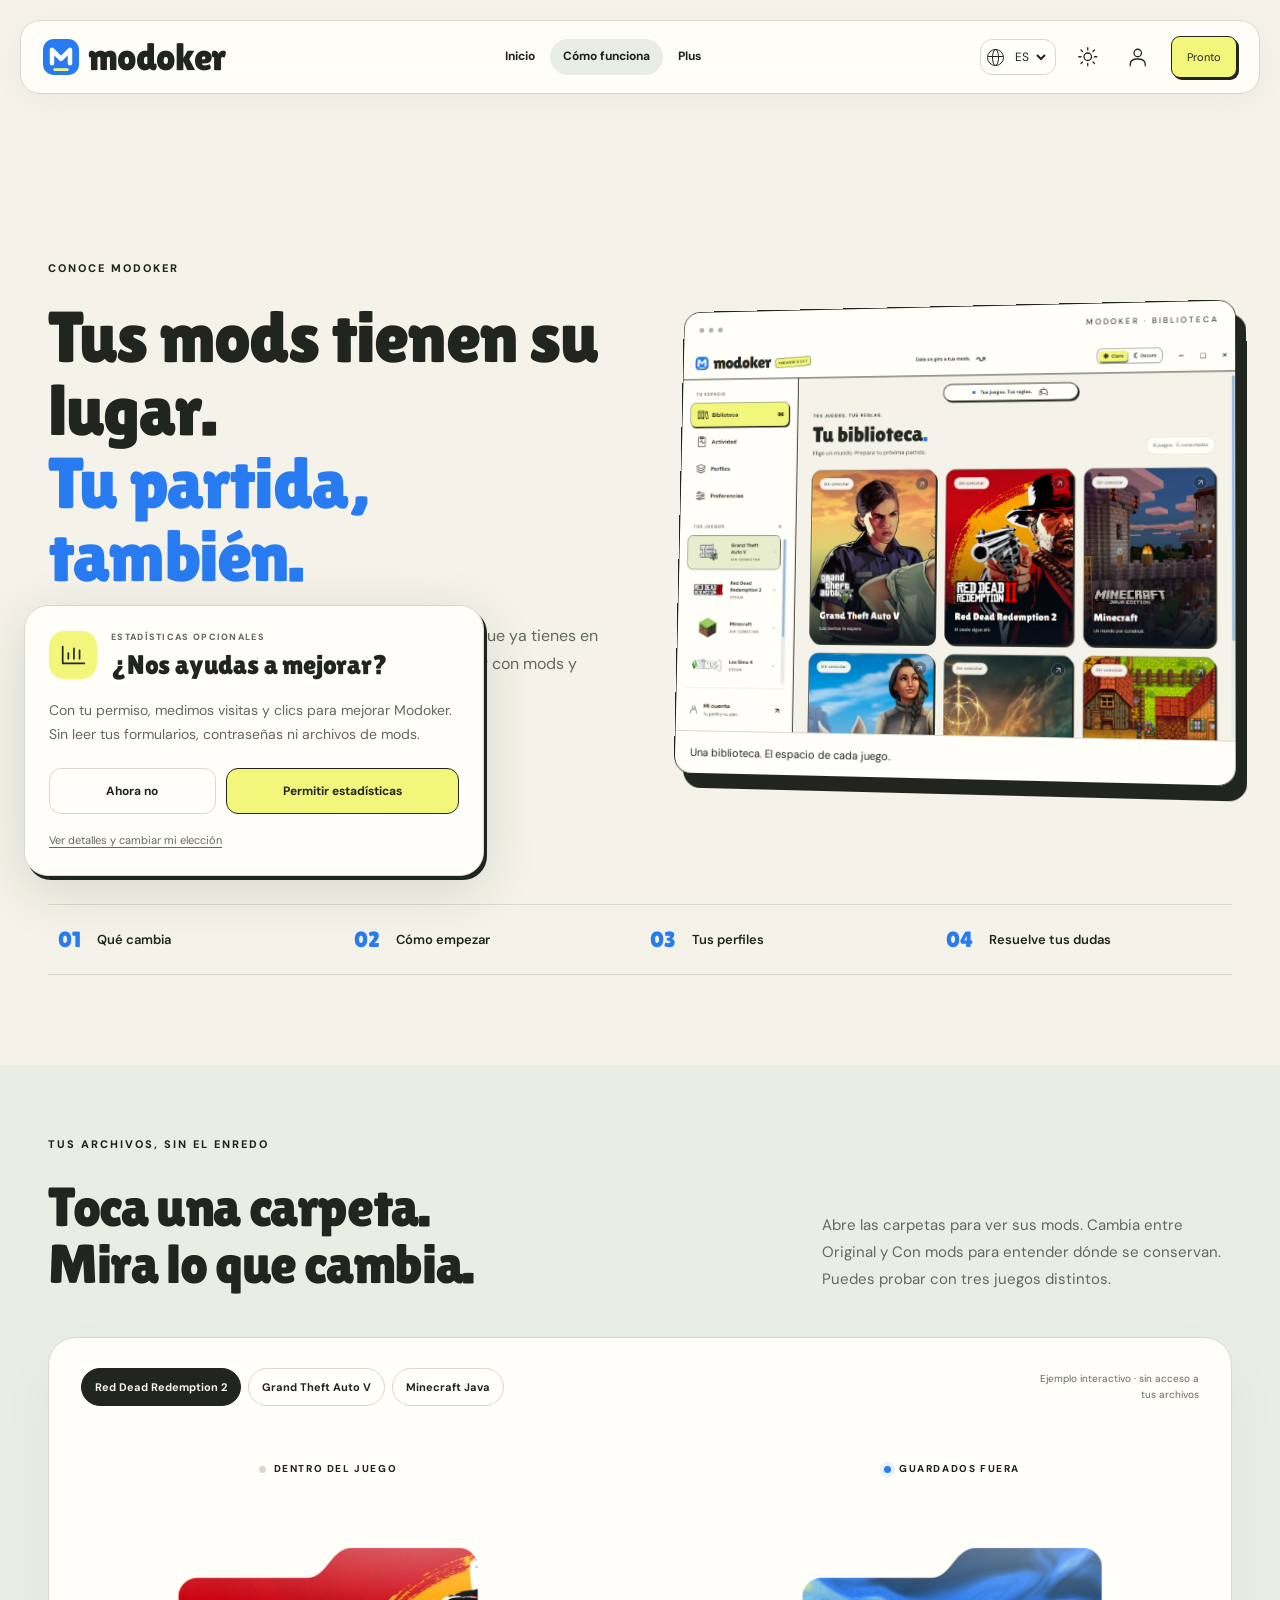
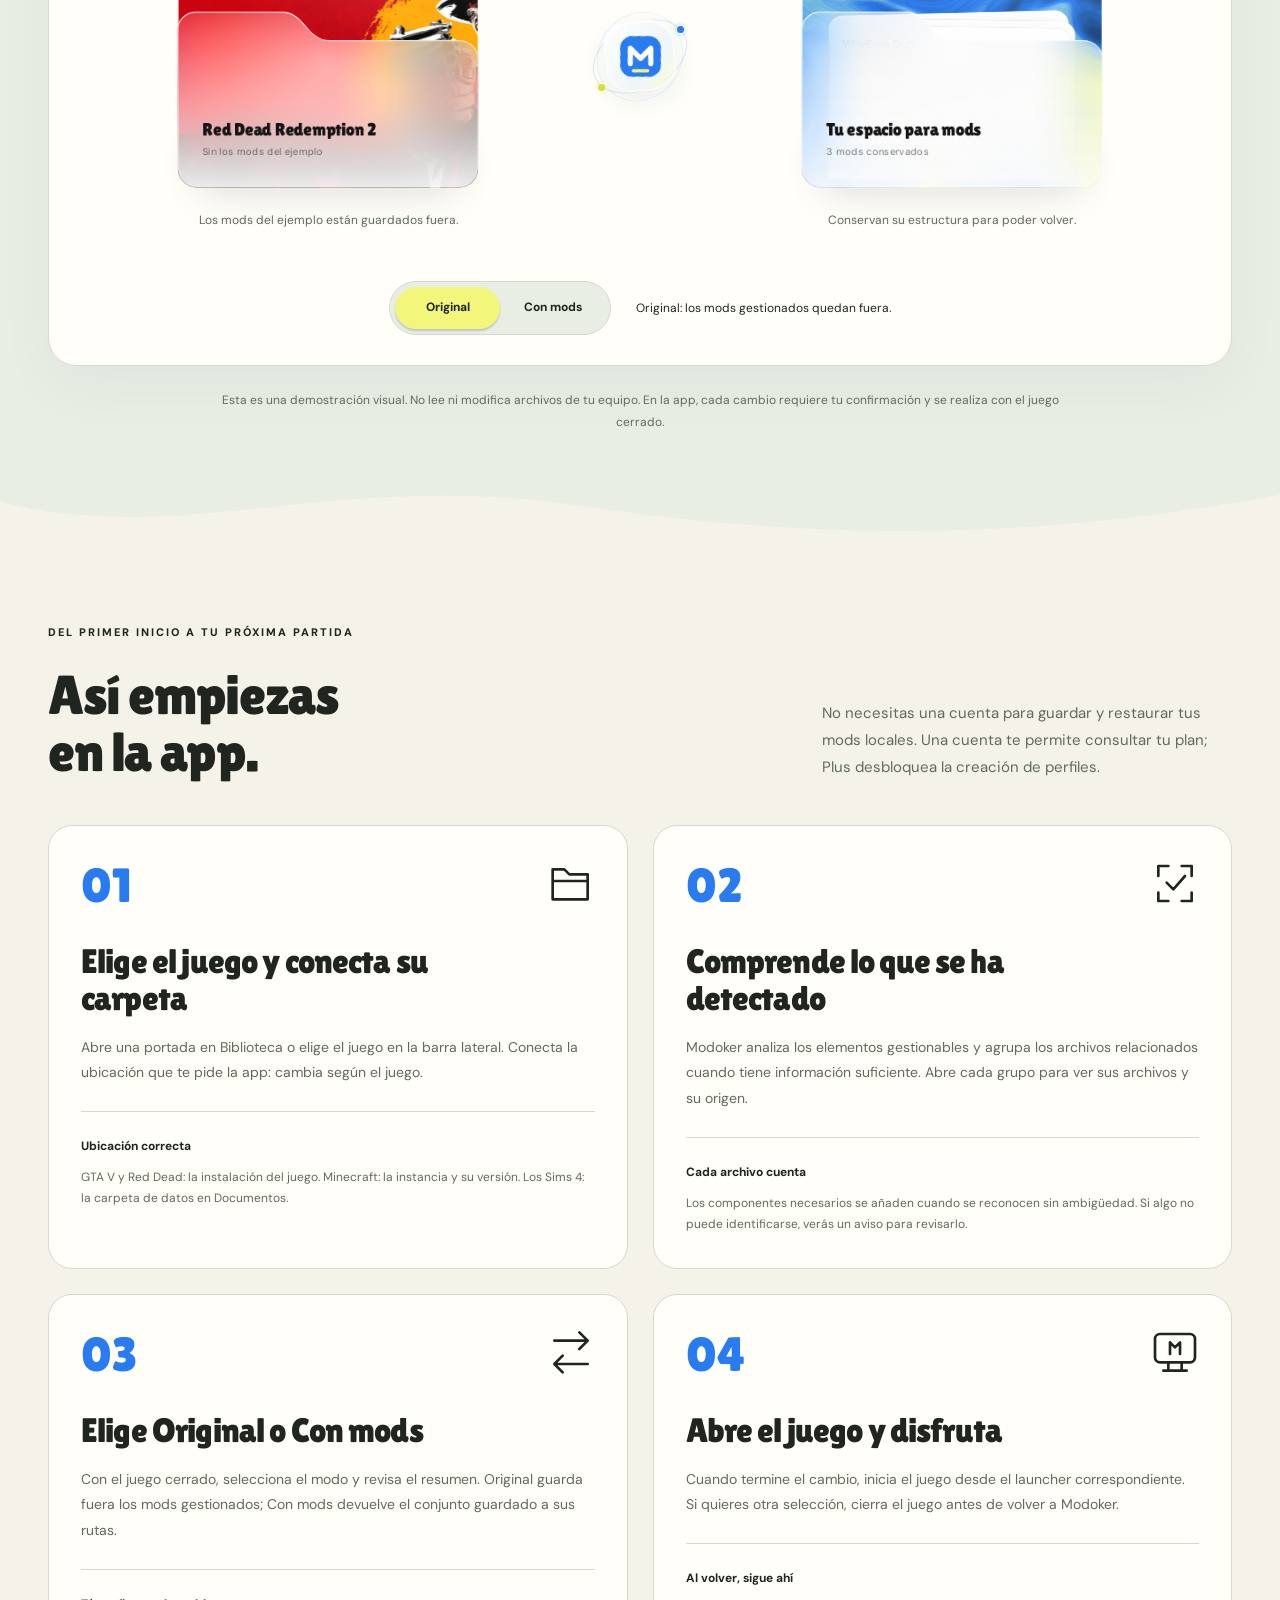
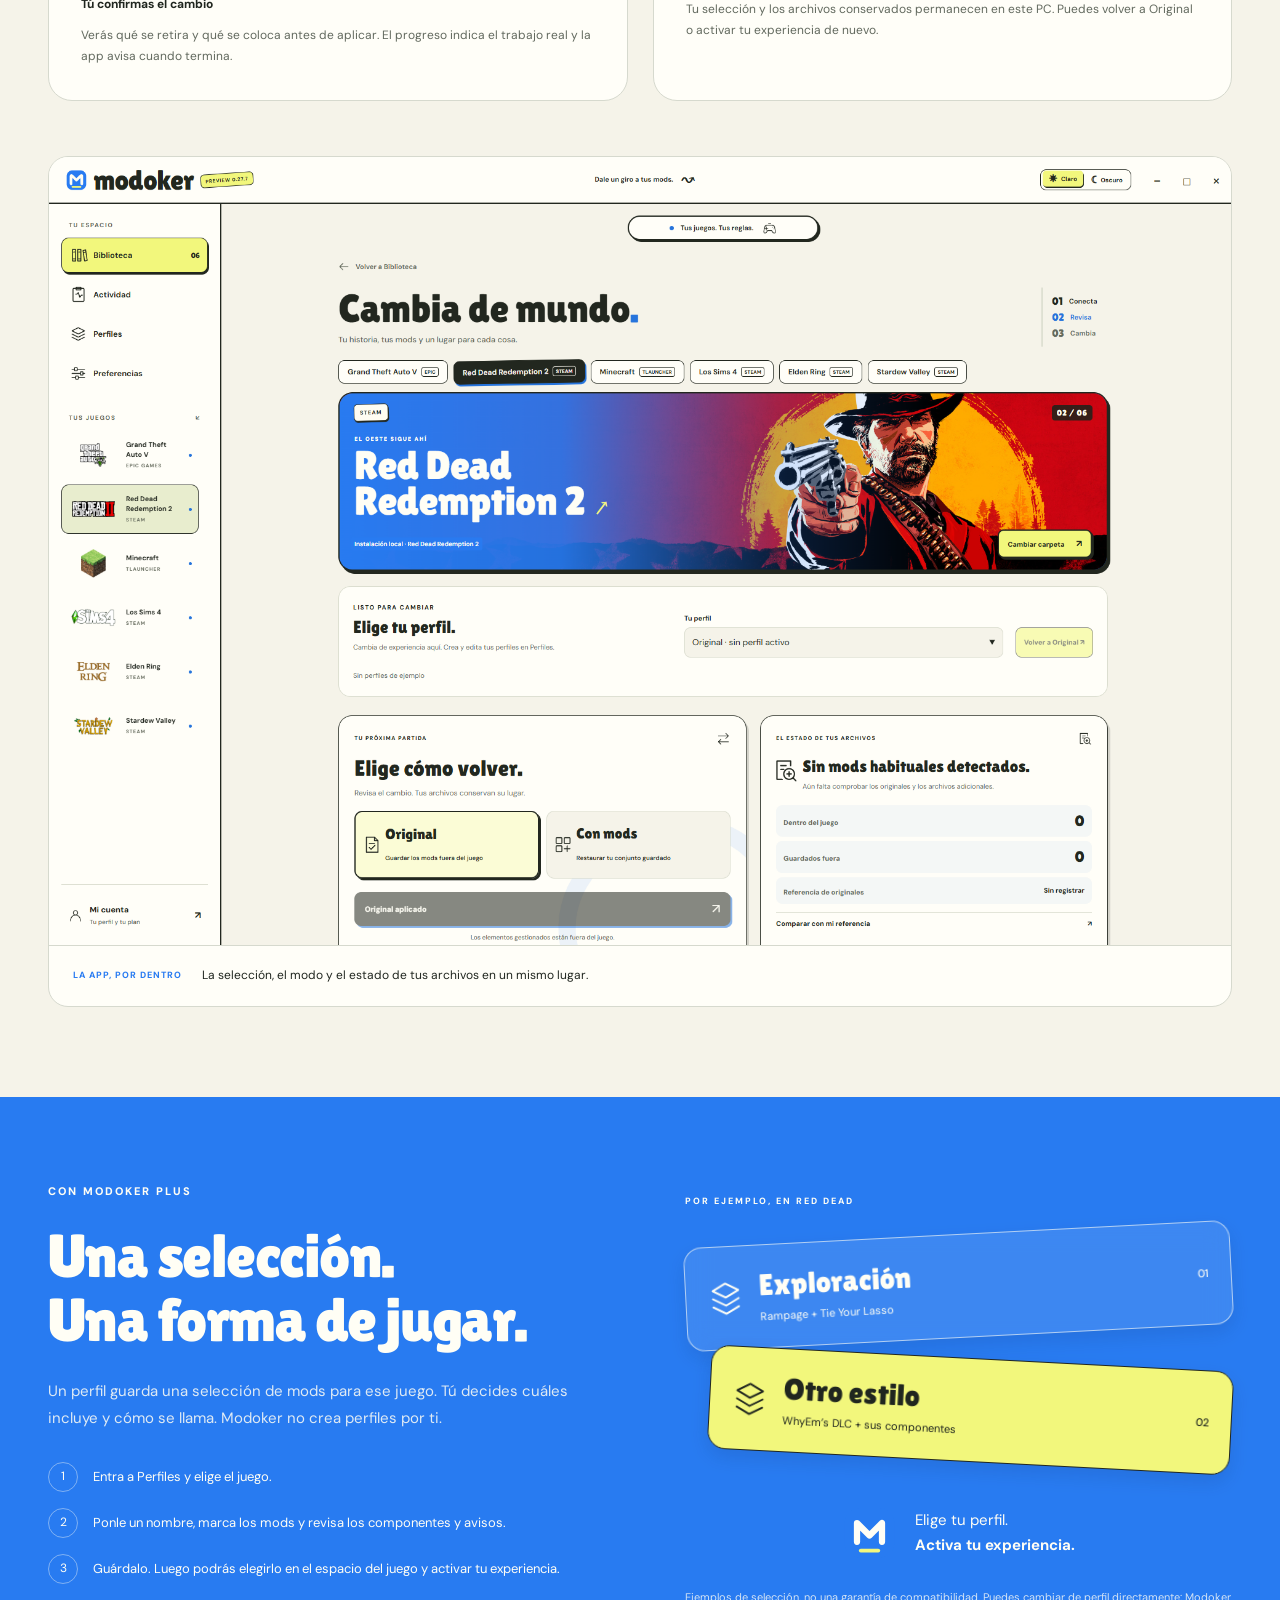
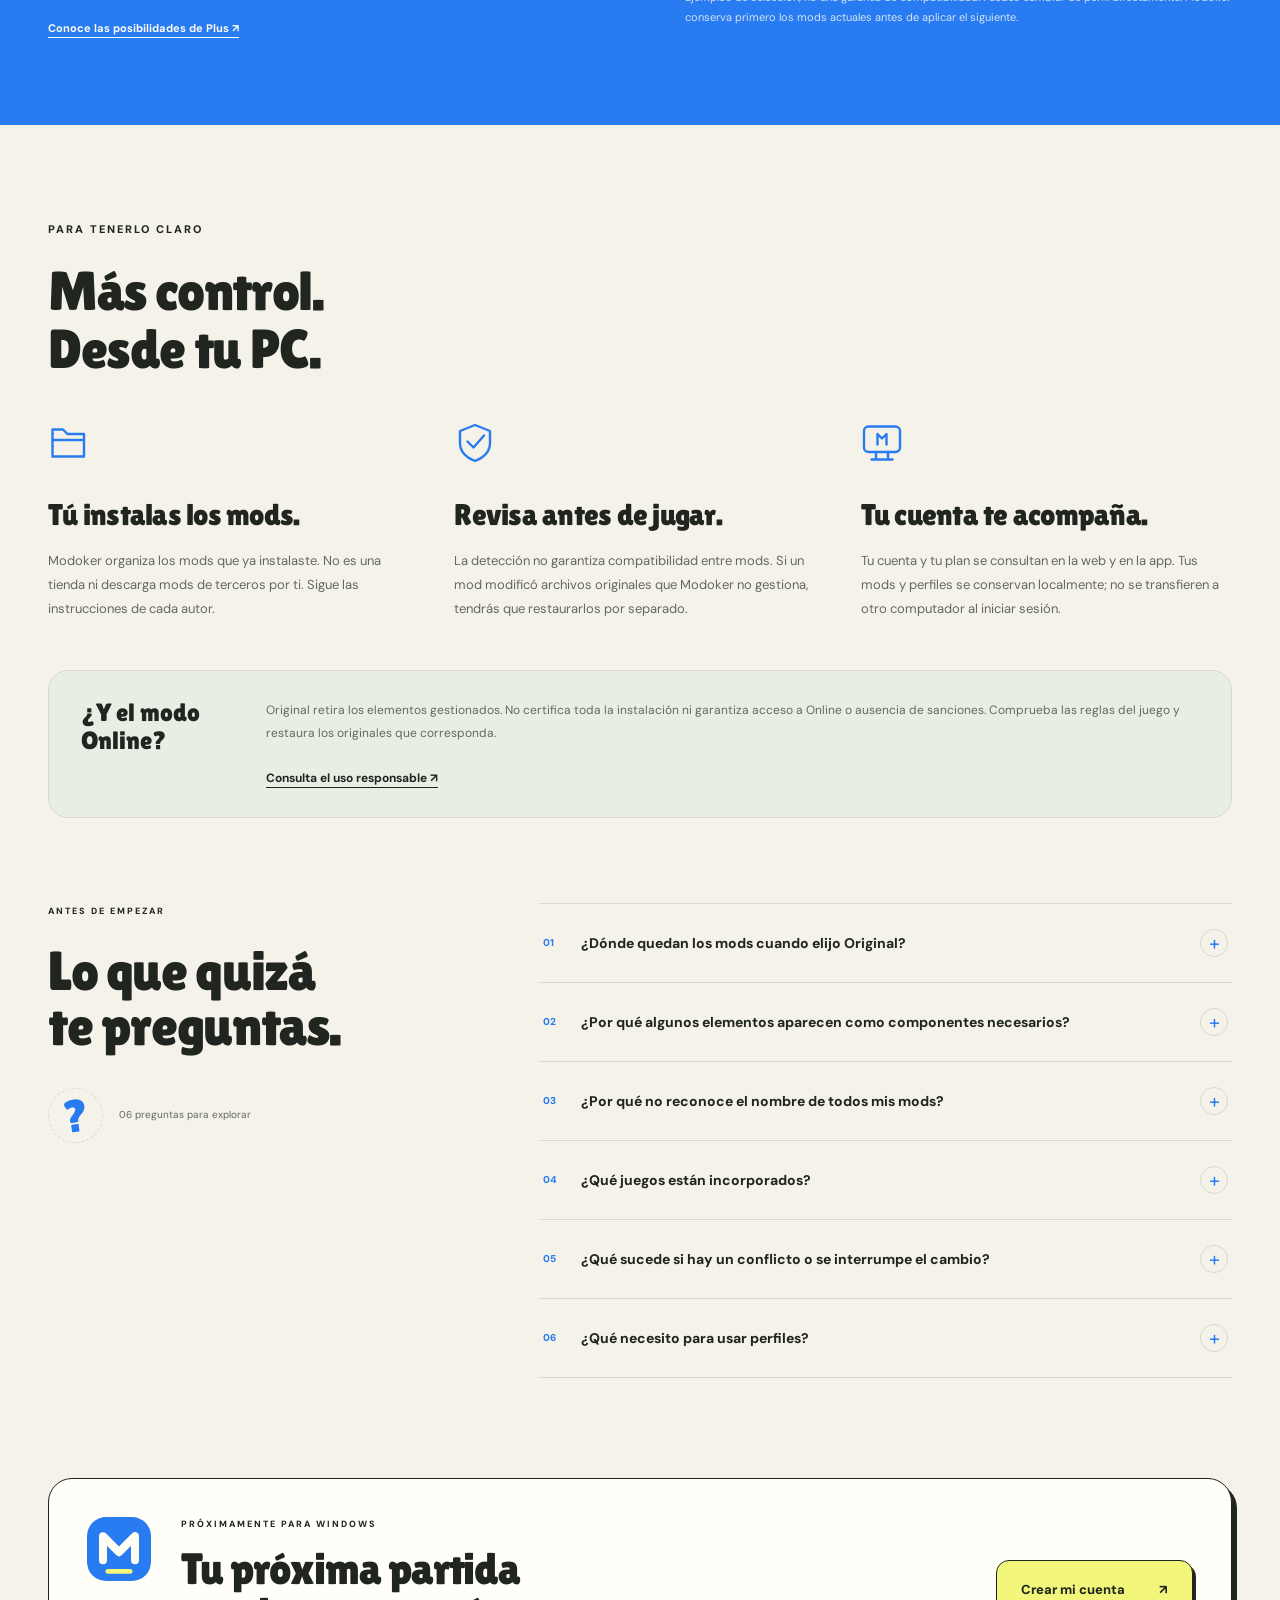
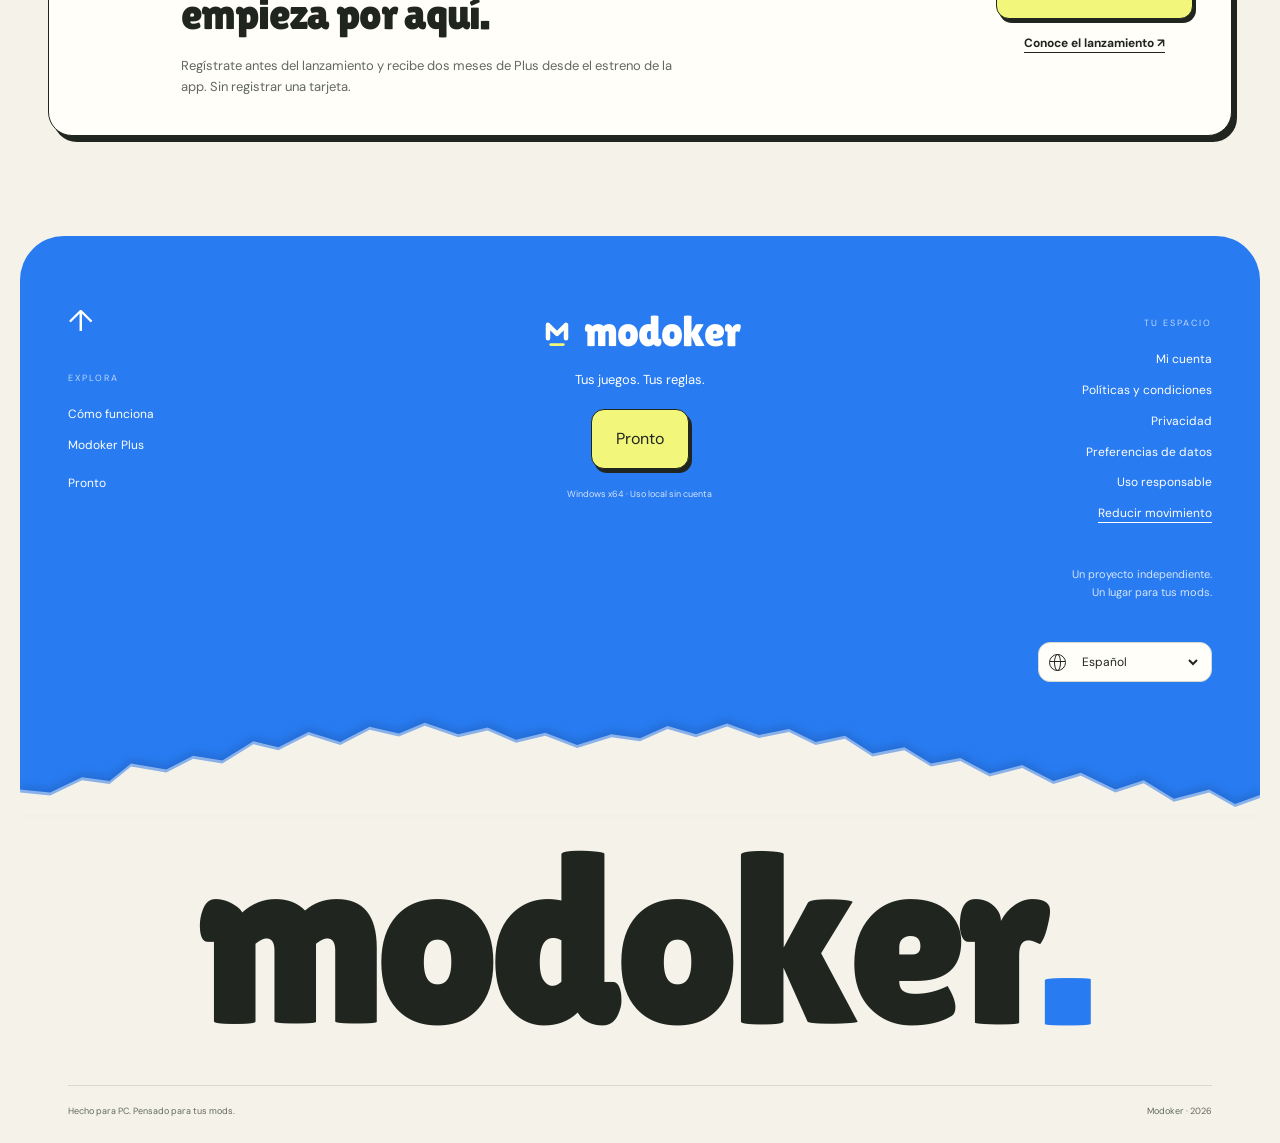
<file: como-funciona.html>
<!doctype html><html lang="es"><head><meta charset="utf-8"><meta name="viewport" content="width=device-width,initial-scale=1"><meta name="description" content="Descubre cómo conectar tus juegos, organizar tus mods, cambiar entre Original y Con mods y crear perfiles con Modoker."><meta name="theme-color" content="#f5f3e9"><meta property="og:title" content="Cómo funciona — Modoker"><meta property="og:description" content="Descubre cómo conectar tus juegos, organizar tus mods, cambiar entre Original y Con mods y crear perfiles con Modoker."><meta property="og:type" content="website"><meta property="og:url" content="https://modoker.vercel.app/como-funciona.html"><title>Cómo funciona — Modoker</title><link rel="icon" href="assets/favicon.svg" type="image/svg+xml"><link rel="stylesheet" href="assets/site.css?v=0241"><link rel="stylesheet" href="assets/experience.css"><script src="assets/site.js?v=soon1" defer></script><script src="assets/experience.js" defer></script><link rel="stylesheet" href="assets/refinements.css?v=020"><script src="assets/vendor/supabase.js" defer></script><script src="assets/auth.js?v=name-required-1" defer></script><link rel="stylesheet" href="assets/account.css"><link rel="stylesheet" href="assets/i18n.css?v=drawer4"><link rel="stylesheet" href="assets/coming-soon.css?v=2"><link rel="stylesheet" href="assets/web-analytics.css?v=2"><link rel="stylesheet" href="assets/how-it-works.css?v=033"><link rel="stylesheet" href="assets/footer-arrival.css?v=032"></head><body data-page="como-funciona.html"><a class="skip" href="#main">Saltar al contenido</a><header class="site-header"><div class="nav-shell"><a class="brand" href="index.html" aria-label="Modoker, inicio"><span class="brand-mark"><svg viewBox="0 0 40 40" aria-hidden="true"><rect width="40" height="40" rx="12" fill="#287bf1"/><path d="M10 27V12L20 22L30 12V27" fill="none" stroke="#fffef5" stroke-width="5" stroke-linecap="round" stroke-linejoin="round"/><path d="M13 34H27" stroke="#f2f77c" stroke-width="3" stroke-linecap="round"/></svg></span><span class="brand-name"><span style="--letter:0">m</span><span style="--letter:1">o</span><span style="--letter:2">d</span><span style="--letter:3">o</span><span style="--letter:4">k</span><span style="--letter:5">e</span><span style="--letter:6">r</span></span></a><nav id="main-nav" aria-label="Navegación principal"><a href="index.html" >Inicio</a><a href="como-funciona.html" aria-current="page">Cómo funciona</a><a href="plus.html" >Plus</a></nav><div class="nav-actions"><button class="theme-toggle" aria-label="Cambiar entre claro y oscuro"><svg class="icon " viewBox="0 0 28 28" aria-hidden="true" fill="none" stroke="currentColor" stroke-width="1.7" stroke-linecap="round" stroke-linejoin="round"><circle cx="13" cy="13" r="5"/><path d="M13 1V4M13 22V25M1 13H4M22 13H25M4 4L6 6M20 20L22 22M4 22L6 20M20 6L22 4"/></svg></button><a href="cuenta.html" class="account-link" aria-label="Iniciar sesión o registrarse" title="Iniciar sesión o registrarse"><svg class="icon " viewBox="0 0 28 28" aria-hidden="true" fill="none" stroke="currentColor" stroke-width="1.7" stroke-linecap="round" stroke-linejoin="round"><circle cx="13" cy="8" r="5"/><path d="M3 25V23Q3 16 13 16Q23 16 23 23V25"/></svg></a><a class="btn small lemon coming-soon" href="descarga.html" title="Conoce el lanzamiento de Modoker para Windows">Pronto</a><button class="menu-toggle" aria-label="Abrir menú" aria-controls="mobile-menu" aria-expanded="false"><svg class="icon " viewBox="0 0 28 28" aria-hidden="true" fill="none" stroke="currentColor" stroke-width="1.7" stroke-linecap="round" stroke-linejoin="round"><path d="M3 6H23M3 13H23M3 20H23"/></svg></button></div></div></header><dialog id="mobile-menu" class="mobile-drawer" aria-labelledby="mobile-menu-title"><div class="drawer-top"><span id="mobile-menu-title">Tu espacio.</span><button class="drawer-close" aria-label="Cerrar menú">×</button></div><nav aria-label="Navegación móvil"><a href="index.html"><span>01</span>Inicio</a><a href="como-funciona.html"><span>02</span>Cómo funciona</a><a href="plus.html"><span>03</span>Modoker Plus</a></nav><div class="drawer-account"><a class="btn blue" href="cuenta.html">Iniciar sesión <span aria-hidden="true">↗</span></a><a href="cuenta.html#registro">Crear una cuenta <span aria-hidden="true">↗</span></a></div><div class="drawer-bottom"><span>Tu interfaz</span><button class="drawer-theme" aria-label="Cambiar entre claro y oscuro"><span aria-hidden="true">◐</span> Claro / Oscuro</button></div></dialog><main id="main" class="how-page">
<section class="wrap how-hero" data-metric-section="how-intro"><div class="how-hero-copy"><span class="eyebrow">CONOCE MODOKER</span><h1>Tus mods tienen su lugar.<br><span class="blue-text">Tu partida, también.</span></h1><p class="lede">Modoker es una app para Windows que organiza los mods que ya tienes en tu PC. Retíralos para volver a Original, restáuralos para jugar con mods y guarda distintas selecciones en perfiles con Plus.</p><a class="btn blue" href="#explora-carpetas">Pruébalo aquí <span aria-hidden="true">↓</span></a><span class="how-local-note">Tus mods se quedan en tu equipo.</span></div><figure class="how-device"><div class="how-device-top"><span></span><span></span><span></span><small>MODOKER · BIBLIOTECA</small></div><img src="assets/how-it-works/biblioteca.png" width="1471" height="1061" alt="Captura real de la Biblioteca de Modoker, con las portadas de los juegos" fetchpriority="high"><figcaption>Una biblioteca. El espacio de cada juego.</figcaption></figure></section>
<nav class="wrap how-shortcuts" aria-label="En esta guía"><a href="#explora-carpetas">01 <span>Qué cambia</span></a><a href="#primeros-pasos">02 <span>Cómo empezar</span></a><a href="#perfiles">03 <span>Tus perfiles</span></a><a href="#preguntas">04 <span>Resuelve tus dudas</span></a></nav>
<section id="explora-carpetas" class="how-lab-section" data-metric-section="how-folders"><div class="wrap"><div class="how-section-heading"><div><span class="eyebrow">TUS ARCHIVOS, SIN EL ENREDO</span><h2>Toca una carpeta.<br>Mira lo que cambia.</h2></div><p>Abre las carpetas para ver sus mods. Cambia entre Original y Con mods para entender dónde se conservan. Puedes probar con tres juegos distintos.</p></div><div id="interactive-folders"><p>El ejemplo interactivo está cargando. En Original los mods gestionados quedan fuera del juego; en Con mods vuelven a sus rutas.</p></div><noscript><p>Activa JavaScript para abrir las carpetas del ejemplo.</p></noscript><p class="how-demo-note">Esta es una demostración visual. No lee ni modifica archivos de tu equipo. En la app, cada cambio requiere tu confirmación y se realiza con el juego cerrado.</p></div><svg class="how-wave" viewBox="0 0 1440 70" preserveAspectRatio="none" aria-hidden="true"><path d="M0 25C200 90 380-20 650 30S1160 80 1440 15V70H0Z"/></svg></section>
<section class="wrap how-start" id="primeros-pasos" data-metric-section="how-start"><div class="how-section-heading"><div><span class="eyebrow">DEL PRIMER INICIO A TU PRÓXIMA PARTIDA</span><h2>Así empiezas<br>en la app.</h2></div><p>No necesitas una cuenta para guardar y restaurar tus mods locales. Una cuenta te permite consultar tu plan; Plus desbloquea la creación de perfiles.</p></div><div class="how-steps"><article class="how-step"><div class="how-step-top"><span>01</span><svg viewBox="0 0 28 30" fill="none" stroke="currentColor" stroke-width="1.6" stroke-linecap="round" stroke-linejoin="round" aria-hidden="true"><path d="M3 8V5h7l3 3h11v15H3zM3 12h21"/></svg></div><h3>Elige el juego y conecta su carpeta</h3><p>Abre una portada en Biblioteca o elige el juego en la barra lateral. Conecta la ubicación que te pide la app: cambia según el juego.</p><div class="how-step-note"><strong>Ubicación correcta</strong><p>GTA V y Red Dead: la instalación del juego. Minecraft: la instancia y su versión. Los Sims 4: la carpeta de datos en Documentos.</p></div></article><article class="how-step"><div class="how-step-top"><span>02</span><svg viewBox="0 0 28 30" fill="none" stroke="currentColor" stroke-width="1.6" stroke-linecap="round" stroke-linejoin="round" aria-hidden="true"><path d="M10 3H4v6M18 3h6v6M4 19v5h6M24 19v5h-6M9 13l4 4 7-8"/></svg></div><h3>Comprende lo que se ha detectado</h3><p>Modoker analiza los elementos gestionables y agrupa los archivos relacionados cuando tiene información suficiente. Abre cada grupo para ver sus archivos y su origen.</p><div class="how-step-note"><strong>Cada archivo cuenta</strong><p>Los componentes necesarios se añaden cuando se reconocen sin ambigüedad. Si algo no puede identificarse, verás un aviso para revisarlo.</p></div></article><article class="how-step"><div class="how-step-top"><span>03</span><svg viewBox="0 0 28 30" fill="none" stroke="currentColor" stroke-width="1.6" stroke-linecap="round" stroke-linejoin="round" aria-hidden="true"><path d="M4 7h20l-5-5M24 7l-5 5M24 21H4l5-5M4 21l5 5"/></svg></div><h3>Elige Original o Con mods</h3><p>Con el juego cerrado, selecciona el modo y revisa el resumen. Original guarda fuera los mods gestionados; Con mods devuelve el conjunto guardado a sus rutas.</p><div class="how-step-note"><strong>Tú confirmas el cambio</strong><p>Verás qué se retira y qué se coloca antes de aplicar. El progreso indica el trabajo real y la app avisa cuando termina.</p></div></article><article class="how-step"><div class="how-step-top"><span>04</span><svg viewBox="0 0 28 30" fill="none" stroke="currentColor" stroke-width="1.6" stroke-linecap="round" stroke-linejoin="round" aria-hidden="true"><rect x="2" y="3" width="24" height="17" rx="3"/><path d="M10 20v5m8-5v5M7 25h14M11 8l3 3 3-3v7m-6 0V8"/></svg></div><h3>Abre el juego y disfruta</h3><p>Cuando termine el cambio, inicia el juego desde el launcher correspondiente. Si quieres otra selección, cierra el juego antes de volver a Modoker.</p><div class="how-step-note"><strong>Al volver, sigue ahí</strong><p>Tu selección y los archivos conservados permanecen en este PC. Puedes volver a Original o activar tu experiencia de nuevo.</p></div></article></div><figure class="how-real-screen"><img src="assets/modoker-rdr-light.png" class="how-shot-light" width="1440" height="900" alt="Interfaz real del espacio de Red Dead Redemption 2 en Modoker" loading="lazy"><img src="assets/modoker-rdr-dark.png" class="how-shot-dark" width="1440" height="900" alt="Interfaz real del espacio de Red Dead Redemption 2 en modo oscuro" loading="lazy"><figcaption><span>LA APP, POR DENTRO</span>La selección, el modo y el estado de tus archivos en un mismo lugar.</figcaption></figure></section>
<section id="perfiles" class="how-profile-section" data-metric-section="how-profiles"><div class="wrap how-profile-layout"><div><span class="eyebrow">CON MODOKER PLUS</span><h2>Una selección.<br>Una forma de jugar.</h2><p class="lede">Un perfil guarda una selección de mods para ese juego. Tú decides cuáles incluye y cómo se llama. Modoker no crea perfiles por ti.</p><ol class="how-profile-steps"><li><span>1</span><p>Entra a Perfiles y elige el juego.</p></li><li><span>2</span><p>Ponle un nombre, marca los mods y revisa los componentes y avisos.</p></li><li><span>3</span><p>Guárdalo. Luego podrás elegirlo en el espacio del juego y activar tu experiencia.</p></li></ol><a class="text-link" href="plus.html">Conoce las posibilidades de Plus <span aria-hidden="true">↗</span></a></div><div class="how-profile-visual"><span class="how-visual-label">POR EJEMPLO, EN RED DEAD</span><div class="how-profile-card"><svg viewBox="0 0 28 30" fill="none" stroke="currentColor" stroke-width="1.6" stroke-linecap="round" stroke-linejoin="round" aria-hidden="true"><path d="m3 8 11-6 11 6-11 6zM3 15l11 6 11-6M3 22l11 6 11-6"/></svg><div><strong>Exploración</strong><span>Rampage + Tie Your Lasso</span></div><b aria-hidden="true">01</b></div><div class="how-profile-card"><svg viewBox="0 0 28 30" fill="none" stroke="currentColor" stroke-width="1.6" stroke-linecap="round" stroke-linejoin="round" aria-hidden="true"><path d="m3 8 11-6 11 6-11 6zM3 15l11 6 11-6M3 22l11 6 11-6"/></svg><div><strong>Otro estilo</strong><span>WhyEm’s DLC + sus componentes</span></div><b aria-hidden="true">02</b></div><div class="how-profile-path"><img src="assets/modoker-logo.svg" alt="" width="50" height="50"><p>Elige tu perfil.<br><strong>Activa tu experiencia.</strong></p></div><p class="how-profile-caption">Ejemplos de selección, no una garantía de compatibilidad. Puedes cambiar de perfil directamente: Modoker conserva primero los mods actuales antes de aplicar el siguiente.</p></div></div></section>
<section class="wrap how-boundaries" data-metric-section="how-control"><div class="how-section-heading"><div><span class="eyebrow">PARA TENERLO CLARO</span><h2>Más control.<br>Desde tu PC.</h2></div></div><div class="how-boundary-grid"><article><svg viewBox="0 0 28 30" fill="none" stroke="currentColor" stroke-width="1.6" stroke-linecap="round" stroke-linejoin="round" aria-hidden="true"><path d="M3 8V5h7l3 3h11v15H3zM3 12h21"/></svg><h3>Tú instalas los mods.</h3><p>Modoker organiza los mods que ya instalaste. No es una tienda ni descarga mods de terceros por ti. Sigue las instrucciones de cada autor.</p></article><article><svg viewBox="0 0 28 30" fill="none" stroke="currentColor" stroke-width="1.6" stroke-linecap="round" stroke-linejoin="round" aria-hidden="true"><path d="m14 2 10 4v8q0 8-10 12Q4 22 4 14V6zM9 13l4 4 7-8"/></svg><h3>Revisa antes de jugar.</h3><p>La detección no garantiza compatibilidad entre mods. Si un mod modificó archivos originales que Modoker no gestiona, tendrás que restaurarlos por separado.</p></article><article><svg viewBox="0 0 28 30" fill="none" stroke="currentColor" stroke-width="1.6" stroke-linecap="round" stroke-linejoin="round" aria-hidden="true"><rect x="2" y="3" width="24" height="17" rx="3"/><path d="M10 20v5m8-5v5M7 25h14M11 8l3 3 3-3v7m-6 0V8"/></svg><h3>Tu cuenta te acompaña.</h3><p>Tu cuenta y tu plan se consultan en la web y en la app. Tus mods y perfiles se conservan localmente; no se transfieren a otro computador al iniciar sesión.</p></article></div><div class="how-online-note"><strong>¿Y el modo Online?</strong><p>Original retira los elementos gestionados. No certifica toda la instalación ni garantiza acceso a Online o ausencia de sanciones. Comprueba las reglas del juego y restaura los originales que corresponda.</p><a class="text-link" href="uso-responsable.html">Consulta el uso responsable ↗</a></div></section>
<section class="wrap faq-section faq-redesign how-faq" id="preguntas" data-metric-section="how-faq"><div class="faq-heading"><span class="eyebrow">ANTES DE EMPEZAR</span><h2>Lo que quizá<br>te preguntas.</h2><div class="faq-indicator" aria-hidden="true"><span>?</span><small id="faq-progress">06 preguntas para explorar</small></div></div><div class="faq"><details><summary><span class="faq-number" aria-hidden="true">01</span><span class="faq-question">¿Dónde quedan los mods cuando elijo Original?</span><span class="faq-plus" aria-hidden="true">+</span></summary><div class="faq-answer"><p>En un espacio local de conservación junto a la instalación gestionada, en el mismo disco. Se mantiene su estructura para poder restaurarlos. La ubicación y las operaciones dependen del juego.</p></div></details><details><summary><span class="faq-number" aria-hidden="true">02</span><span class="faq-question">¿Por qué algunos elementos aparecen como componentes necesarios?</span><span class="faq-plus" aria-hidden="true">+</span></summary><div class="faq-answer"><p>Son archivos compartidos que otros mods necesitan para funcionar, como cargadores o bibliotecas. Las dependencias conocidas se incorporan cuando se puede resolver una versión válida. Si hay varias versiones o un conflicto, debes revisar la selección.</p></div></details><details><summary><span class="faq-number" aria-hidden="true">03</span><span class="faq-question">¿Por qué no reconoce el nombre de todos mis mods?</span><span class="faq-plus" aria-hidden="true">+</span></summary><div class="faq-answer"><p>No todos los mods incluyen metadatos o una estructura identificable. Modoker usa información local y reglas de reconocimiento; los elementos desconocidos se indican para revisión, sin inventar su identidad.</p></div></details><details><summary><span class="faq-number" aria-hidden="true">04</span><span class="faq-question">¿Qué juegos están incorporados?</span><span class="faq-plus" aria-hidden="true">+</span></summary><div class="faq-answer"><p>GTA V, Red Dead Redemption 2 y Minecraft Java con Forge o NeoForge. Los Sims 4, Elden Ring y Stardew Valley también están incorporados en fase alfa. Cada juego tiene su propia carpeta y requisitos; la compatibilidad de los mods debe comprobarse.</p></div></details><details><summary><span class="faq-number" aria-hidden="true">05</span><span class="faq-question">¿Qué sucede si hay un conflicto o se interrumpe el cambio?</span><span class="faq-plus" aria-hidden="true">+</span></summary><div class="faq-answer"><p>Si un destino está ocupado, Modoker detiene la operación sin fusionar carpetas ni sobrescribir archivos ajenos. Mantiene registros para intentar recuperar el estado anterior. Conserva respaldos: un corte eléctrico o un fallo físico puede impedir la recuperación.</p></div></details><details><summary><span class="faq-number" aria-hidden="true">06</span><span class="faq-question">¿Qué necesito para usar perfiles?</span><span class="faq-plus" aria-hidden="true">+</span></summary><div class="faq-answer"><p>Necesitas una cuenta con Plus activo para crear y activar perfiles. El uso local de guardar y restaurar mods está disponible sin cuenta. Si Plus termina, tus archivos y perfiles conservados no se borran.</p></div></details></div></section><section class="wrap how-final" data-metric-section="how-launch"><img src="assets/modoker-logo.svg" width="64" height="64" alt=""><div><span class="eyebrow">PRÓXIMAMENTE PARA WINDOWS</span><h2>Tu próxima partida<br>empieza por aquí.</h2><p>Regístrate antes del lanzamiento y recibe dos meses de Plus desde el estreno de la app. Sin registrar una tarjeta.</p></div><div class="how-final-actions"><a href="cuenta.html#registro" class="btn lemon">Crear mi cuenta <span aria-hidden="true">↗</span></a><a href="descarga.html" class="text-link">Conoce el lanzamiento ↗</a></div></section></main><footer class="site-footer paper-footer"><div class="footer-main wrap"><div class="footer-explore"><a class="footer-up" href="#main" aria-label="Volver al inicio">↑</a><span>EXPLORA</span><a href="como-funciona.html">Cómo funciona</a><a href="plus.html">Modoker Plus</a><a class="coming-soon" href="descarga.html" title="Conoce el lanzamiento de Modoker para Windows">Pronto</a></div><div class="footer-center"><a class="brand" href="index.html"><span class="brand-mark"><svg viewBox="0 0 40 40" aria-hidden="true"><rect width="40" height="40" rx="12" fill="#287bf1"/><path d="M10 27V12L20 22L30 12V27" fill="none" stroke="#fffef5" stroke-width="5" stroke-linecap="round" stroke-linejoin="round"/><path d="M13 34H27" stroke="#f2f77c" stroke-width="3" stroke-linecap="round"/></svg></span><span class="brand-name"><span style="--letter:0">m</span><span style="--letter:1">o</span><span style="--letter:2">d</span><span style="--letter:3">o</span><span style="--letter:4">k</span><span style="--letter:5">e</span><span style="--letter:6">r</span></span></a><p>Tus juegos. Tus reglas.</p><a class="btn lemon coming-soon" href="descarga.html" title="Conoce el lanzamiento de Modoker para Windows">Pronto</a><small>Windows x64 · Uso local sin cuenta</small></div><div class="footer-space"><span>TU ESPACIO</span><a href="cuenta.html">Mi cuenta</a><a href="politicas.html">Políticas y condiciones</a><a href="privacidad.html">Privacidad</a><a href="cookies.html#preferencias">Preferencias de datos</a><a href="uso-responsable.html">Uso responsable</a><button id="reduce-motion" aria-pressed="false">Reducir movimiento</button><p>Un proyecto independiente.<br>Un lugar para tus mods.</p></div></div><div class="footer-paper"><svg class="paper-edge" viewBox="0 0 1440 120" preserveAspectRatio="none" aria-hidden="true"><path d="M0 92L35 96L72 76L104 81L129 58L170 66L201 48L235 54L271 29L300 37L335 17L372 30L406 10L440 19L470 5L509 20L543 11L576 27L610 18L647 34L687 20L720 25L752 9L785 20L821 6L858 21L893 13L924 30L958 22L990 45L1027 37L1058 58L1092 51L1126 71L1164 60L1200 81L1232 70L1272 92L1305 80L1340 104L1381 92L1411 111L1440 99V120H0Z"/><path class="mobile-paper-cut" d="M0 72L85 80L170 53L255 63L340 33L425 43L510 17L595 33L680 14L765 30L850 16L935 37L1020 30L1105 51L1190 42L1275 67L1360 59L1440 78V120H0Z"/></svg><a class="footer-wordmark" href="index.html" aria-label="Modoker, volver al inicio"><span style="--letter:0">m</span><span style="--letter:1">o</span><span style="--letter:2">d</span><span style="--letter:3">o</span><span style="--letter:4">k</span><span style="--letter:5">e</span><span style="--letter:6">r</span><span class="wordmark-dot">.</span></a><div class="footer-bottom wrap"><span>Hecho para PC. Pensado para tus mods.</span><span>Modoker · 2026</span></div></div></footer><div class="toast" role="status" aria-live="polite"></div><script src="assets/i18n-catalogs.js?v=continuity2"></script><script src="assets/how-translations.js?v=032"></script><script src="assets/i18n-core.js?v=0251"></script><script src="assets/i18n.js?v=drawer4"></script><script src="assets/web-analytics.js?v=2" defer></script><script src="assets/how-folders.js?v=033" defer></script><script src="assets/footer-arrival.js?v=032" defer></script></body></html>
</file>
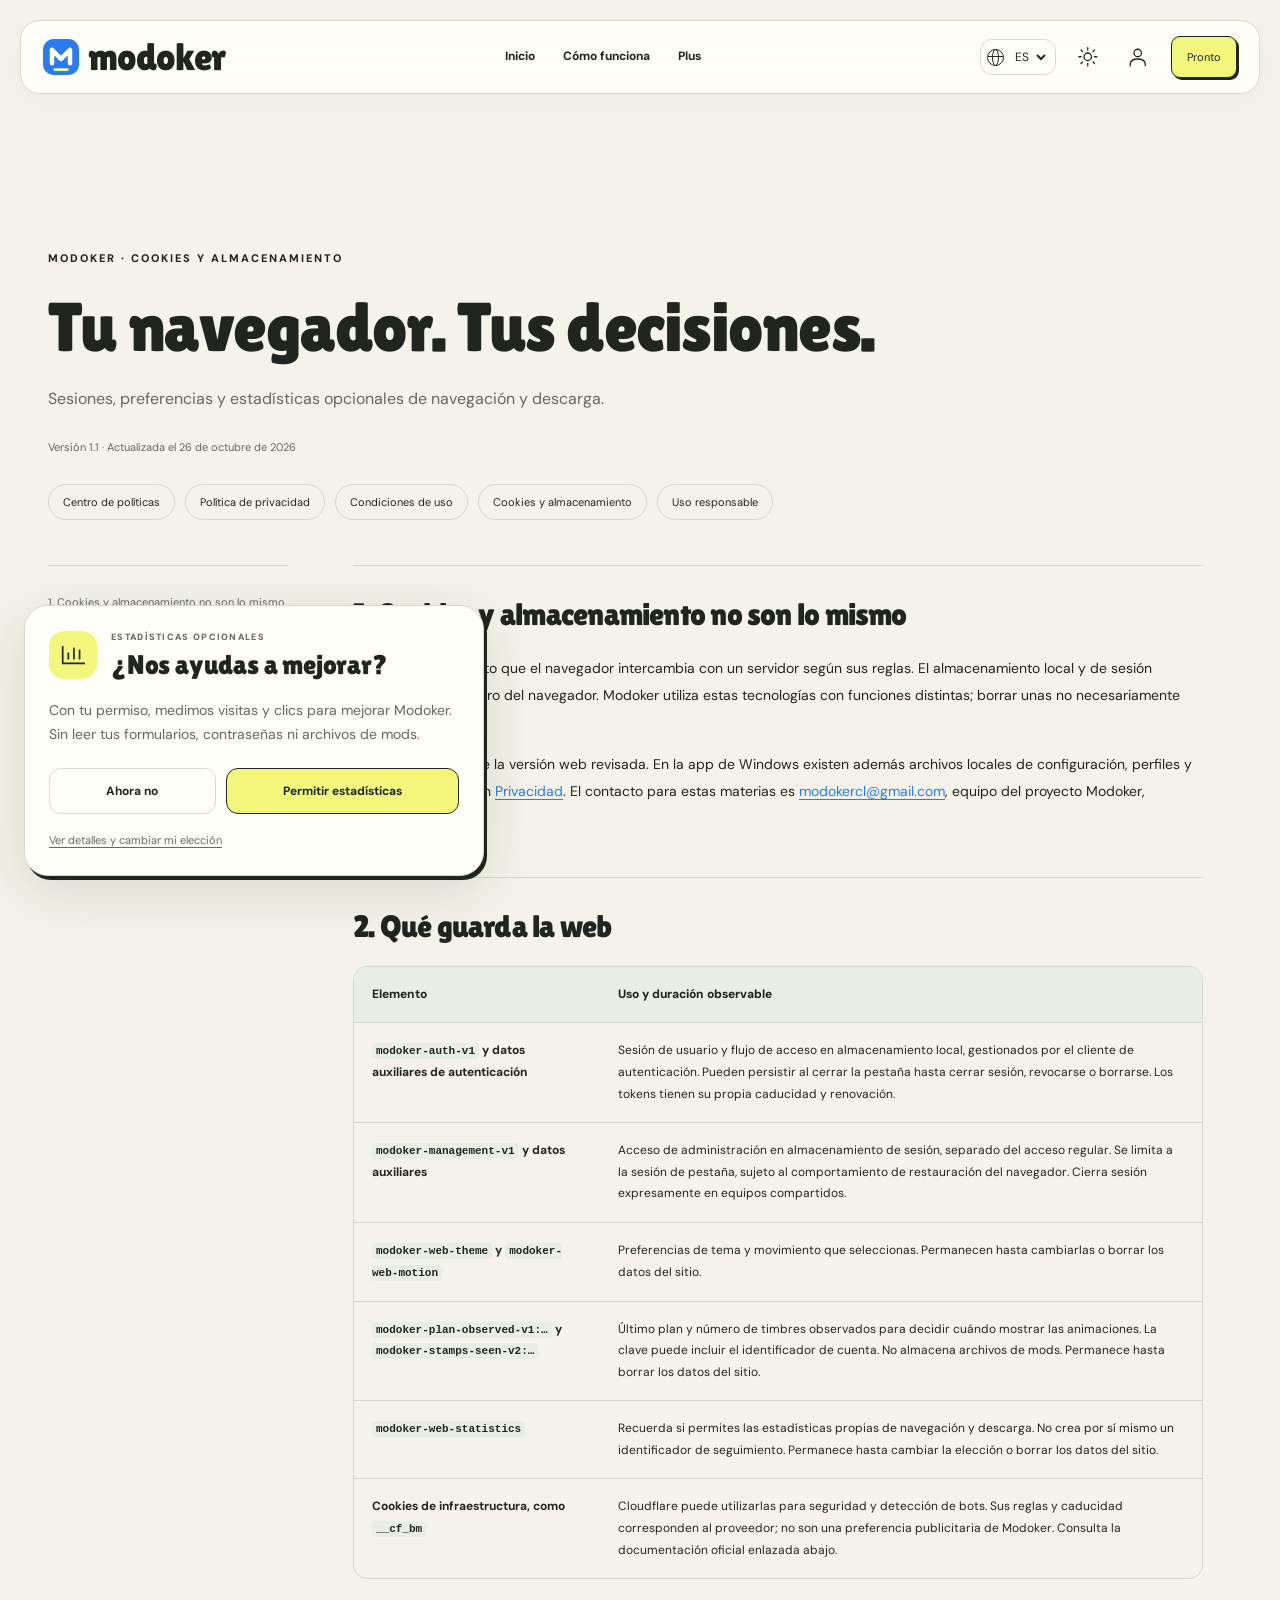
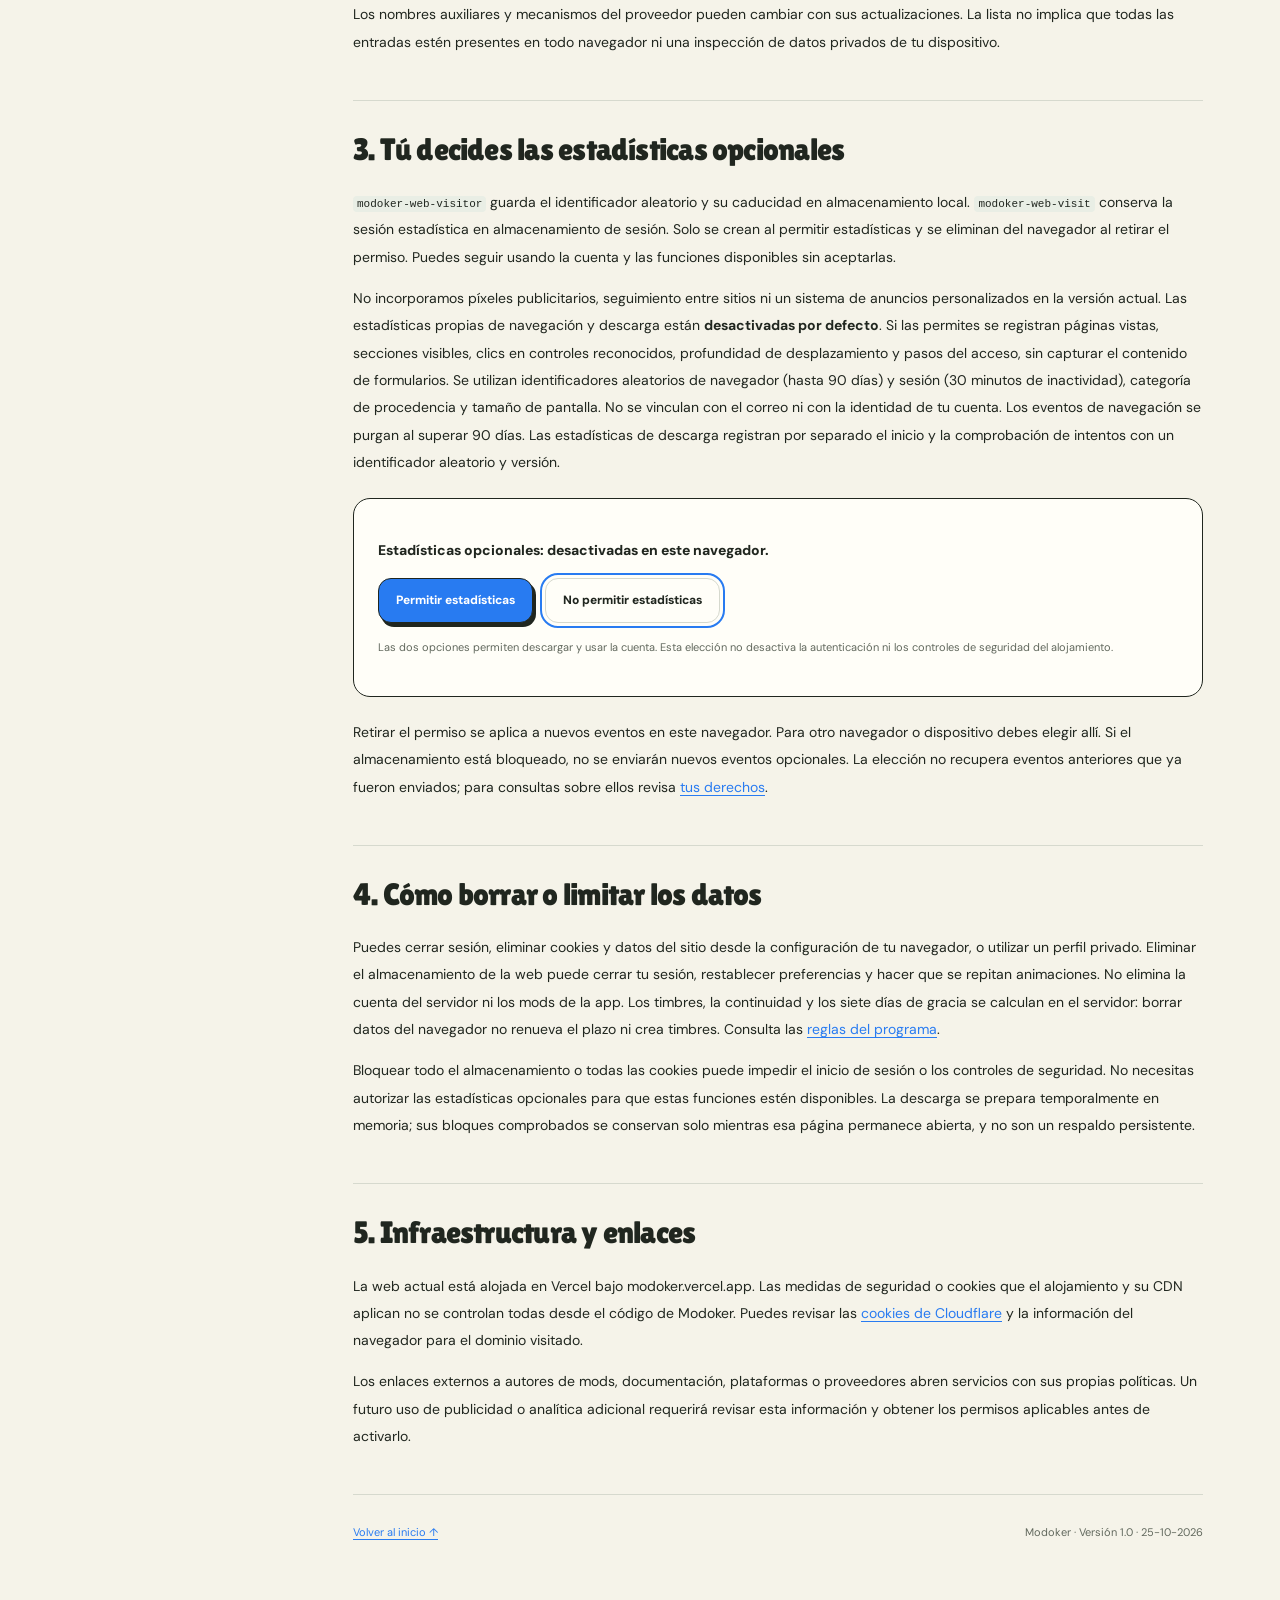
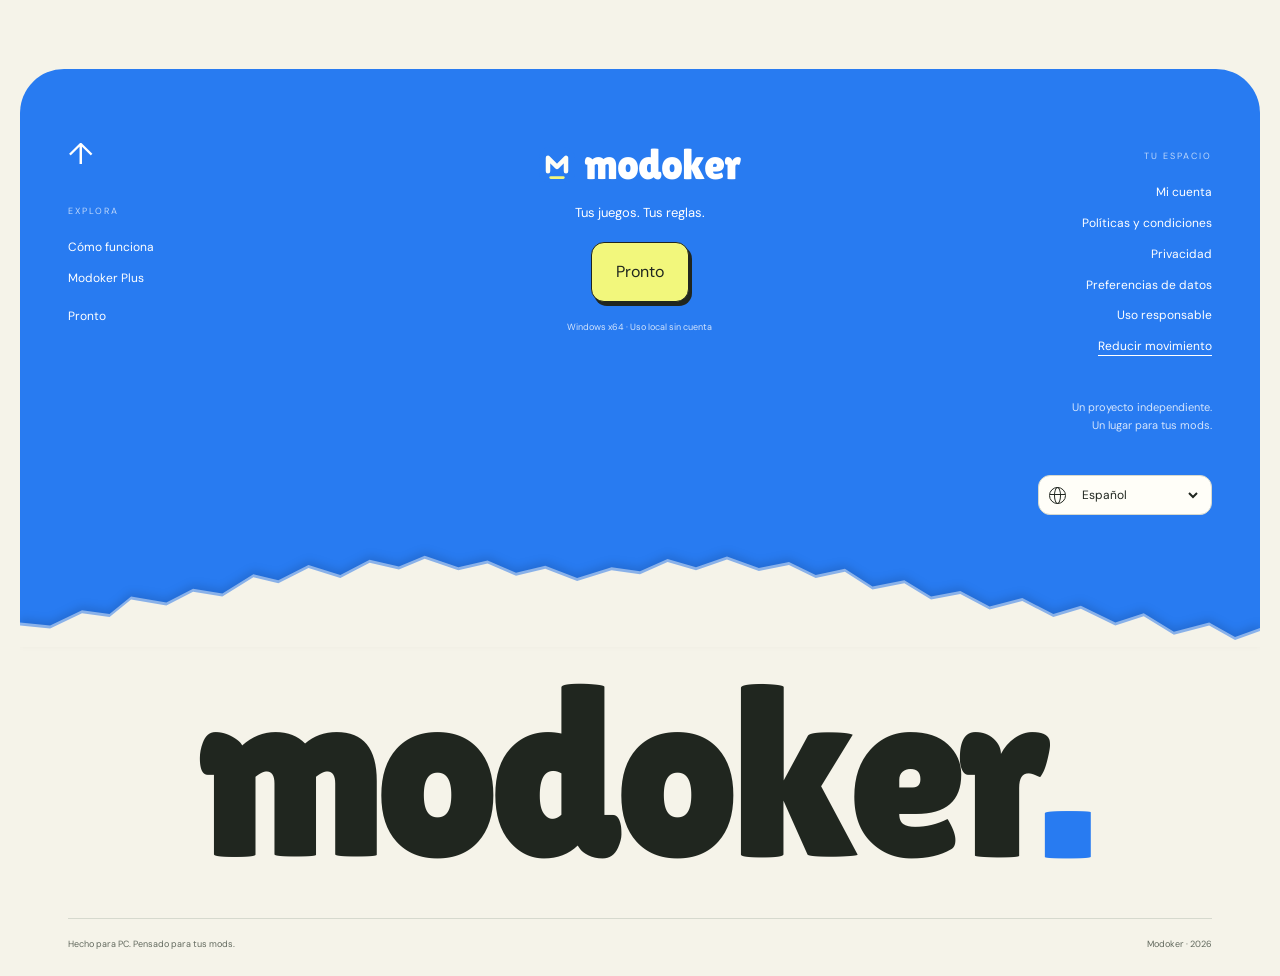
<file: cookies.html>
<!doctype html><html lang="es"><head><meta charset="utf-8"><meta name="viewport" content="width=device-width,initial-scale=1"><meta name="description" content="Cookies y almacenamiento de la web y aplicación Modoker."><meta name="theme-color" content="#f5f3e9"><meta property="og:title" content="Cookies y almacenamiento — Modoker"><meta property="og:description" content="Cookies y almacenamiento de la web y aplicación Modoker."><meta property="og:type" content="website"><meta property="og:url" content="https://modoker.vercel.app/cookies.html"><title>Cookies y almacenamiento — Modoker</title><link rel="icon" href="assets/favicon.svg" type="image/svg+xml"><link rel="stylesheet" href="assets/site.css?v=0241"><link rel="stylesheet" href="assets/experience.css"><script src="assets/site.js?v=soon1" defer></script><script src="assets/experience.js" defer></script><link rel="stylesheet" href="assets/refinements.css?v=020"><script src="assets/vendor/supabase.js" defer></script><script src="assets/auth.js?v=name-required-1" defer></script><link rel="stylesheet" href="assets/account.css"><link rel="stylesheet" href="assets/legal.css?v=1"><script src="assets/legal-preferences.js?v=1" defer></script><link rel="stylesheet" href="assets/i18n.css?v=drawer4"><link rel="stylesheet" href="assets/coming-soon.css?v=2"><link rel="stylesheet" href="assets/web-analytics.css?v=2"><link rel="stylesheet" href="assets/footer-arrival.css?v=032"></head><body data-page="cookies.html"><a class="skip" href="#main">Saltar al contenido</a><header class="site-header"><div class="nav-shell"><a class="brand" href="index.html" aria-label="Modoker, inicio"><span class="brand-mark"><svg viewBox="0 0 40 40" aria-hidden="true"><rect width="40" height="40" rx="12" fill="#287bf1"/><path d="M10 27V12L20 22L30 12V27" fill="none" stroke="#fffef5" stroke-width="5" stroke-linecap="round" stroke-linejoin="round"/><path d="M13 34H27" stroke="#f2f77c" stroke-width="3" stroke-linecap="round"/></svg></span><span class="brand-name"><span style="--letter:0">m</span><span style="--letter:1">o</span><span style="--letter:2">d</span><span style="--letter:3">o</span><span style="--letter:4">k</span><span style="--letter:5">e</span><span style="--letter:6">r</span></span></a><nav id="main-nav" aria-label="Navegación principal"><a href="index.html" >Inicio</a><a href="como-funciona.html" >Cómo funciona</a><a href="plus.html" >Plus</a></nav><div class="nav-actions"><button class="theme-toggle" aria-label="Cambiar entre claro y oscuro"><svg class="icon " viewBox="0 0 28 28" aria-hidden="true" fill="none" stroke="currentColor" stroke-width="1.7" stroke-linecap="round" stroke-linejoin="round"><circle cx="13" cy="13" r="5"/><path d="M13 1V4M13 22V25M1 13H4M22 13H25M4 4L6 6M20 20L22 22M4 22L6 20M20 6L22 4"/></svg></button><a href="cuenta.html" class="account-link" aria-label="Iniciar sesión o registrarse" title="Iniciar sesión o registrarse"><svg class="icon " viewBox="0 0 28 28" aria-hidden="true" fill="none" stroke="currentColor" stroke-width="1.7" stroke-linecap="round" stroke-linejoin="round"><circle cx="13" cy="8" r="5"/><path d="M3 25V23Q3 16 13 16Q23 16 23 23V25"/></svg></a><a class="btn small lemon coming-soon" href="descarga.html" title="Conoce el lanzamiento de Modoker para Windows">Pronto</a><button class="menu-toggle" aria-label="Abrir menú" aria-controls="mobile-menu" aria-expanded="false"><svg class="icon " viewBox="0 0 28 28" aria-hidden="true" fill="none" stroke="currentColor" stroke-width="1.7" stroke-linecap="round" stroke-linejoin="round"><path d="M3 6H23M3 13H23M3 20H23"/></svg></button></div></div></header><dialog id="mobile-menu" class="mobile-drawer" aria-labelledby="mobile-menu-title"><div class="drawer-top"><span id="mobile-menu-title">Tu espacio.</span><button class="drawer-close" aria-label="Cerrar menú">×</button></div><nav aria-label="Navegación móvil"><a href="index.html"><span>01</span>Inicio</a><a href="como-funciona.html"><span>02</span>Cómo funciona</a><a href="plus.html"><span>03</span>Modoker Plus</a></nav><div class="drawer-account"><a class="btn blue" href="cuenta.html">Iniciar sesión <span aria-hidden="true">↗</span></a><a href="cuenta.html#registro">Crear una cuenta <span aria-hidden="true">↗</span></a></div><div class="drawer-bottom"><span>Tu interfaz</span><button class="drawer-theme" aria-label="Cambiar entre claro y oscuro"><span aria-hidden="true">◐</span> Claro / Oscuro</button></div></dialog><main id="main" class="legal-hub"><header class="wrap legal-hero"><span class="eyebrow">MODOKER · COOKIES Y ALMACENAMIENTO</span><h1>Tu navegador. Tus decisiones.</h1><p class="lede">Sesiones, preferencias y estadísticas opcionales de navegación y descarga.</p><p class="legal-version">Versión 1.1 · Actualizada el 26 de octubre de 2026</p><div class="legal-page-links" aria-label="Documentos de Modoker"><a href="politicas.html">Centro de políticas</a><a href="privacidad.html">Política de privacidad</a><a href="terminos.html">Condiciones de uso</a><a href="cookies.html">Cookies y almacenamiento</a><a href="uso-responsable.html">Uso responsable</a></div></header><div class="wrap legal-document"><nav class="legal-toc" aria-label="Índice de cookies y almacenamiento"><a href="#que">1. Cookies y almacenamiento no son lo mismo</a><a href="#inventario">2. Qué guarda la web</a><a href="#preferencias">3. Tú decides las estadísticas opcionales</a><a href="#control">4. Cómo borrar o limitar los datos</a><a href="#terceros">5. Infraestructura y enlaces</a><a class="legal-print" href="mailto:modokercl@gmail.com">Contactar con Modoker ↗</a></nav><article class="legal-body"><section id="que" data-metric-section="s0"><h2>1. Cookies y almacenamiento no son lo mismo</h2><p>Una cookie es un dato que el navegador intercambia con un servidor según sus reglas. El almacenamiento local y de sesión conserva datos dentro del navegador. Modoker utiliza estas tecnologías con funciones distintas; borrar unas no necesariamente borra las otras.</p><p>Esta página describe la versión web revisada. En la app de Windows existen además archivos locales de configuración, perfiles y sesión, explicados en <a href="privacidad.html#local">Privacidad</a>. El contacto para estas materias es <a href="mailto:modokercl@gmail.com">modokercl@gmail.com</a>, equipo del proyecto Modoker, Santiago de Chile.</p></section>
<section id="inventario" data-metric-section="s1"><h2>2. Qué guarda la web</h2><div class="legal-table"><table><thead><tr><th>Elemento</th><th>Uso y duración observable</th></tr></thead><tbody><tr><td><code>modoker-auth-v1</code> y datos auxiliares de autenticación</td><td>Sesión de usuario y flujo de acceso en almacenamiento local, gestionados por el cliente de autenticación. Pueden persistir al cerrar la pestaña hasta cerrar sesión, revocarse o borrarse. Los tokens tienen su propia caducidad y renovación.</td></tr><tr><td><code>modoker-management-v1</code> y datos auxiliares</td><td>Acceso de administración en almacenamiento de sesión, separado del acceso regular. Se limita a la sesión de pestaña, sujeto al comportamiento de restauración del navegador. Cierra sesión expresamente en equipos compartidos.</td></tr><tr><td><code>modoker-web-theme</code> y <code>modoker-web-motion</code></td><td>Preferencias de tema y movimiento que seleccionas. Permanecen hasta cambiarlas o borrar los datos del sitio.</td></tr><tr><td><code>modoker-plan-observed-v1:…</code> y <code>modoker-stamps-seen-v2:…</code></td><td>Último plan y número de timbres observados para decidir cuándo mostrar las animaciones. La clave puede incluir el identificador de cuenta. No almacena archivos de mods. Permanece hasta borrar los datos del sitio.</td></tr><tr><td><code>modoker-web-statistics</code></td><td>Recuerda si permites las estadísticas propias de navegación y descarga. No crea por sí mismo un identificador de seguimiento. Permanece hasta cambiar la elección o borrar los datos del sitio.</td></tr><tr><td>Cookies de infraestructura, como <code>__cf_bm</code></td><td>Cloudflare puede utilizarlas para seguridad y detección de bots. Sus reglas y caducidad corresponden al proveedor; no son una preferencia publicitaria de Modoker. Consulta la documentación oficial enlazada abajo.</td></tr></tbody></table></div><p>Los nombres auxiliares y mecanismos del proveedor pueden cambiar con sus actualizaciones. La lista no implica que todas las entradas estén presentes en todo navegador ni una inspección de datos privados de tu dispositivo.</p></section>
<section id="preferencias" data-metric-section="s2"><h2>3. Tú decides las estadísticas opcionales</h2><p><code>modoker-web-visitor</code> guarda el identificador aleatorio y su caducidad en almacenamiento local. <code>modoker-web-visit</code> conserva la sesión estadística en almacenamiento de sesión. Solo se crean al permitir estadísticas y se eliminan del navegador al retirar el permiso. Puedes seguir usando la cuenta y las funciones disponibles sin aceptarlas.</p><p>No incorporamos píxeles publicitarios, seguimiento entre sitios ni un sistema de anuncios personalizados en la versión actual. Las estadísticas propias de navegación y descarga están <strong>desactivadas por defecto</strong>. Si las permites se registran páginas vistas, secciones visibles, clics en controles reconocidos, profundidad de desplazamiento y pasos del acceso, sin capturar el contenido de formularios. Se utilizan identificadores aleatorios de navegador (hasta 90 días) y sesión (30 minutos de inactividad), categoría de procedencia y tamaño de pantalla. No se vinculan con el correo ni con la identidad de tu cuenta. Los eventos de navegación se purgan al superar 90 días. Las estadísticas de descarga registran por separado el inicio y la comprobación de intentos con un identificador aleatorio y versión.</p><div class="legal-preferences"><p id="statistics-state" role="status" aria-live="polite">Estadísticas opcionales: desactivadas salvo una elección previa.</p><div><button class="btn blue" data-statistics="allow">Permitir estadísticas</button><button class="btn quiet" data-statistics="deny">No permitir estadísticas</button></div><p>Las dos opciones permiten descargar y usar la cuenta. Esta elección no desactiva la autenticación ni los controles de seguridad del alojamiento.</p></div><p>Retirar el permiso se aplica a nuevos eventos en este navegador. Para otro navegador o dispositivo debes elegir allí. Si el almacenamiento está bloqueado, no se enviarán nuevos eventos opcionales. La elección no recupera eventos anteriores que ya fueron enviados; para consultas sobre ellos revisa <a href="privacidad.html#derechos">tus derechos</a>.</p></section>
<section id="control" data-metric-section="s3"><h2>4. Cómo borrar o limitar los datos</h2><p>Puedes cerrar sesión, eliminar cookies y datos del sitio desde la configuración de tu navegador, o utilizar un perfil privado. Eliminar el almacenamiento de la web puede cerrar tu sesión, restablecer preferencias y hacer que se repitan animaciones. No elimina la cuenta del servidor ni los mods de la app. Los timbres, la continuidad y los siete días de gracia se calculan en el servidor: borrar datos del navegador no renueva el plazo ni crea timbres. Consulta las <a href="timbres.html">reglas del programa</a>.</p><p>Bloquear todo el almacenamiento o todas las cookies puede impedir el inicio de sesión o los controles de seguridad. No necesitas autorizar las estadísticas opcionales para que estas funciones estén disponibles. La descarga se prepara temporalmente en memoria; sus bloques comprobados se conservan solo mientras esa página permanece abierta, y no son un respaldo persistente.</p></section>
<section id="terceros" data-metric-section="s4"><h2>5. Infraestructura y enlaces</h2><p>La web actual está alojada en Vercel bajo modoker.vercel.app. Las medidas de seguridad o cookies que el alojamiento y su CDN aplican no se controlan todas desde el código de Modoker. Puedes revisar las <a href="https://developers.cloudflare.com/fundamentals/reference/policies-compliances/cloudflare-cookies/" target="_blank" rel="noopener noreferrer">cookies de Cloudflare</a> y la información del navegador para el dominio visitado.</p><p>Los enlaces externos a autores de mods, documentación, plataformas o proveedores abren servicios con sus propias políticas. Un futuro uso de publicidad o analítica adicional requerirá revisar esta información y obtener los permisos aplicables antes de activarlo.</p></section>
<div class="legal-end"><a href="#main">Volver al inicio ↑</a><span>Modoker · Versión 1.0 · 25-10-2026</span></div></article></div></main><footer class="site-footer paper-footer"><div class="footer-main wrap"><div class="footer-explore"><a class="footer-up" href="#main" aria-label="Volver al inicio">↑</a><span>EXPLORA</span><a href="como-funciona.html">Cómo funciona</a><a href="plus.html">Modoker Plus</a><a class="coming-soon" href="descarga.html" title="Conoce el lanzamiento de Modoker para Windows">Pronto</a></div><div class="footer-center"><a class="brand" href="index.html"><span class="brand-mark"><svg viewBox="0 0 40 40" aria-hidden="true"><rect width="40" height="40" rx="12" fill="#287bf1"/><path d="M10 27V12L20 22L30 12V27" fill="none" stroke="#fffef5" stroke-width="5" stroke-linecap="round" stroke-linejoin="round"/><path d="M13 34H27" stroke="#f2f77c" stroke-width="3" stroke-linecap="round"/></svg></span><span class="brand-name"><span style="--letter:0">m</span><span style="--letter:1">o</span><span style="--letter:2">d</span><span style="--letter:3">o</span><span style="--letter:4">k</span><span style="--letter:5">e</span><span style="--letter:6">r</span></span></a><p>Tus juegos. Tus reglas.</p><a class="btn lemon coming-soon" href="descarga.html" title="Conoce el lanzamiento de Modoker para Windows">Pronto</a><small>Windows x64 · Uso local sin cuenta</small></div><div class="footer-space"><span>TU ESPACIO</span><a href="cuenta.html">Mi cuenta</a><a href="politicas.html">Políticas y condiciones</a><a href="privacidad.html">Privacidad</a><a href="cookies.html#preferencias">Preferencias de datos</a><a href="uso-responsable.html">Uso responsable</a><button id="reduce-motion" aria-pressed="false">Reducir movimiento</button><p>Un proyecto independiente.<br>Un lugar para tus mods.</p></div></div><div class="footer-paper"><svg class="paper-edge" viewBox="0 0 1440 120" preserveAspectRatio="none" aria-hidden="true"><path d="M0 92L35 96L72 76L104 81L129 58L170 66L201 48L235 54L271 29L300 37L335 17L372 30L406 10L440 19L470 5L509 20L543 11L576 27L610 18L647 34L687 20L720 25L752 9L785 20L821 6L858 21L893 13L924 30L958 22L990 45L1027 37L1058 58L1092 51L1126 71L1164 60L1200 81L1232 70L1272 92L1305 80L1340 104L1381 92L1411 111L1440 99V120H0Z"/><path class="mobile-paper-cut" d="M0 72L85 80L170 53L255 63L340 33L425 43L510 17L595 33L680 14L765 30L850 16L935 37L1020 30L1105 51L1190 42L1275 67L1360 59L1440 78V120H0Z"/></svg><a class="footer-wordmark" href="index.html" aria-label="Modoker, volver al inicio"><span style="--letter:0">m</span><span style="--letter:1">o</span><span style="--letter:2">d</span><span style="--letter:3">o</span><span style="--letter:4">k</span><span style="--letter:5">e</span><span style="--letter:6">r</span><span class="wordmark-dot">.</span></a><div class="footer-bottom wrap"><span>Hecho para PC. Pensado para tus mods.</span><span>Modoker · 2026</span></div></div></footer><div class="toast" role="status" aria-live="polite"></div><script src="assets/i18n-catalogs.js?v=continuity2"></script><script src="assets/i18n-core.js?v=0251"></script><script src="assets/i18n.js?v=drawer4"></script><script src="assets/web-analytics.js?v=2" defer></script><script src="assets/footer-arrival.js?v=032" defer></script></body></html>
</file>
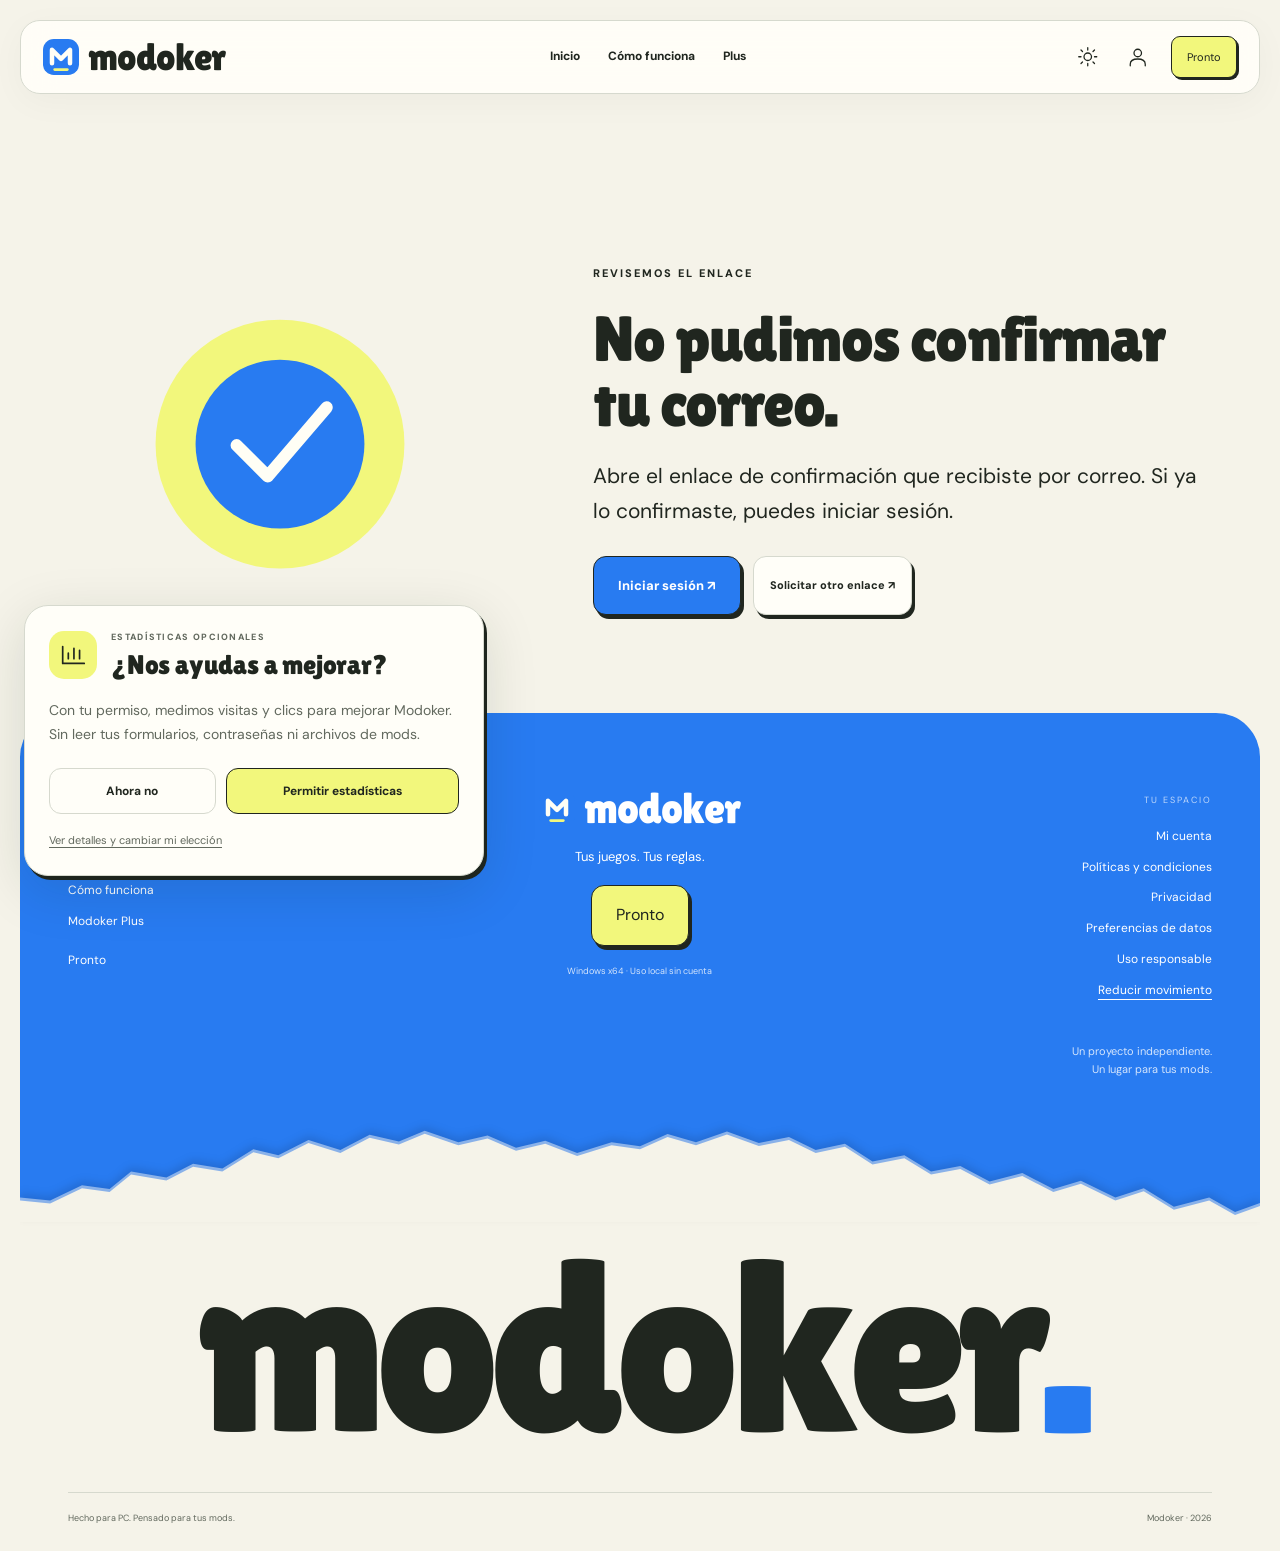
<file: correo-confirmado.html>
<!doctype html><html lang="es"><head><meta charset="utf-8"><meta name="viewport" content="width=device-width,initial-scale=1"><meta name="robots" content="noindex,nofollow"><meta name="referrer" content="no-referrer"><meta name="description" content="Entra a tu cuenta Modoker o crea una cuenta. Tus mods siguen viviendo en tu PC."><meta name="theme-color" content="#f5f3e9"><meta property="og:title" content="Correo confirmado — Modoker"><meta property="og:description" content="Entra a tu cuenta Modoker o crea una cuenta. Tus mods siguen viviendo en tu PC."><meta property="og:type" content="website"><meta property="og:url" content="https://modoker.vercel.app/cuenta.html"><title>Correo confirmado — Modoker</title><link rel="icon" href="assets/favicon.svg" type="image/svg+xml"><link rel="stylesheet" href="assets/site.css?v=0241"><link rel="stylesheet" href="assets/experience.css"><script src="assets/site.js?v=soon1" defer></script><script src="assets/experience.js" defer></script><link rel="stylesheet" href="assets/refinements.css?v=020"><script src="assets/vendor/supabase.js" defer></script><link rel="stylesheet" href="assets/account.css"><link rel="stylesheet" href="assets/dashboards.css?v=019"><link rel="stylesheet" href="assets/plus-assembly.css?v=0243"><link rel="stylesheet" href="assets/loyalty.css?v=019"><link rel="stylesheet" href="assets/plan-gauge.css?v=1"><link rel="stylesheet" href="assets/i18n.css?v=drawer4"><link rel="stylesheet" href="assets/coming-soon.css?v=2"><link rel="stylesheet" href="assets/verify-email.css"><link rel="stylesheet" href="assets/web-analytics.css?v=2"><link rel="stylesheet" href="assets/footer-arrival.css?v=032"></head><body data-page="correo-confirmado.html"><header class="site-header"><div class="nav-shell"><a class="brand" href="index.html" aria-label="Modoker, inicio"><span class="brand-mark"><svg viewBox="0 0 40 40" aria-hidden="true"><rect width="40" height="40" rx="12" fill="#287bf1"/><path d="M10 27V12L20 22L30 12V27" fill="none" stroke="#fffef5" stroke-width="5" stroke-linecap="round" stroke-linejoin="round"/><path d="M13 34H27" stroke="#f2f77c" stroke-width="3" stroke-linecap="round"/></svg></span><span class="brand-name"><span style="--letter:0">m</span><span style="--letter:1">o</span><span style="--letter:2">d</span><span style="--letter:3">o</span><span style="--letter:4">k</span><span style="--letter:5">e</span><span style="--letter:6">r</span></span></a><nav id="main-nav" aria-label="Navegación principal"><a href="index.html" >Inicio</a><a href="como-funciona.html" >Cómo funciona</a><a href="plus.html" >Plus</a></nav><div class="nav-actions"><button class="theme-toggle" aria-label="Cambiar entre claro y oscuro"><svg class="icon " viewBox="0 0 28 28" aria-hidden="true" fill="none" stroke="currentColor" stroke-width="1.7" stroke-linecap="round" stroke-linejoin="round"><circle cx="13" cy="13" r="5"/><path d="M13 1V4M13 22V25M1 13H4M22 13H25M4 4L6 6M20 20L22 22M4 22L6 20M20 6L22 4"/></svg></button><a href="cuenta.html" class="account-link" aria-label="Iniciar sesión o registrarse" title="Iniciar sesión o registrarse"><svg class="icon " viewBox="0 0 28 28" aria-hidden="true" fill="none" stroke="currentColor" stroke-width="1.7" stroke-linecap="round" stroke-linejoin="round"><circle cx="13" cy="8" r="5"/><path d="M3 25V23Q3 16 13 16Q23 16 23 23V25"/></svg></a><a class="btn small lemon coming-soon" href="descarga.html" title="Conoce el lanzamiento de Modoker para Windows">Pronto</a><button class="menu-toggle" aria-label="Abrir menú" aria-controls="mobile-menu" aria-expanded="false"><svg class="icon " viewBox="0 0 28 28" aria-hidden="true" fill="none" stroke="currentColor" stroke-width="1.7" stroke-linecap="round" stroke-linejoin="round"><path d="M3 6H23M3 13H23M3 20H23"/></svg></button></div></div></header><main id="main" class="verify-page"><section class="verify-card" aria-labelledby="confirmation-title" data-metric-section="s0"><div class="verify-art" aria-hidden="true"><svg viewBox="0 0 360 290" fill="none"><circle cx="180" cy="145" r="112" fill="var(--lemon,#f2f77c)"/><circle cx="180" cy="145" r="76" fill="#287bf1"/><path d="m141 146 28 28 53-62" stroke="#fffef5" stroke-width="11" stroke-linecap="round" stroke-linejoin="round"/></svg></div><div><span class="eyebrow" id="confirmation-label">COMPROBANDO TU ENLACE</span><h1 id="confirmation-title">Verificando<br>tu correo.</h1><p class="verify-lead" id="confirmation-message" role="status" aria-live="polite">Un momento, estamos comprobando la confirmación de tu cuenta.</p><div class="verify-actions"><a class="btn blue" href="cuenta.html" id="confirmation-login" hidden>Iniciar sesión ↗</a><a class="btn subtle" href="verifica-correo.html" id="confirmation-retry" hidden>Solicitar otro enlace ↗</a></div></div></section></main><footer class="site-footer paper-footer"><div class="footer-main wrap"><div class="footer-explore"><a class="footer-up" href="#main" aria-label="Volver al inicio">↑</a><span>EXPLORA</span><a href="como-funciona.html">Cómo funciona</a><a href="plus.html">Modoker Plus</a><a class="coming-soon" href="descarga.html" title="Conoce el lanzamiento de Modoker para Windows">Pronto</a></div><div class="footer-center"><a class="brand" href="index.html"><span class="brand-mark"><svg viewBox="0 0 40 40" aria-hidden="true"><rect width="40" height="40" rx="12" fill="#287bf1"/><path d="M10 27V12L20 22L30 12V27" fill="none" stroke="#fffef5" stroke-width="5" stroke-linecap="round" stroke-linejoin="round"/><path d="M13 34H27" stroke="#f2f77c" stroke-width="3" stroke-linecap="round"/></svg></span><span class="brand-name"><span style="--letter:0">m</span><span style="--letter:1">o</span><span style="--letter:2">d</span><span style="--letter:3">o</span><span style="--letter:4">k</span><span style="--letter:5">e</span><span style="--letter:6">r</span></span></a><p>Tus juegos. Tus reglas.</p><a class="btn lemon coming-soon" href="descarga.html" title="Conoce el lanzamiento de Modoker para Windows">Pronto</a><small>Windows x64 · Uso local sin cuenta</small></div><div class="footer-space"><span>TU ESPACIO</span><a href="cuenta.html">Mi cuenta</a><a href="politicas.html">Políticas y condiciones</a><a href="privacidad.html">Privacidad</a><a href="cookies.html#preferencias">Preferencias de datos</a><a href="uso-responsable.html">Uso responsable</a><button id="reduce-motion" aria-pressed="false">Reducir movimiento</button><p>Un proyecto independiente.<br>Un lugar para tus mods.</p></div></div><div class="footer-paper"><svg class="paper-edge" viewBox="0 0 1440 120" preserveAspectRatio="none" aria-hidden="true"><path d="M0 92L35 96L72 76L104 81L129 58L170 66L201 48L235 54L271 29L300 37L335 17L372 30L406 10L440 19L470 5L509 20L543 11L576 27L610 18L647 34L687 20L720 25L752 9L785 20L821 6L858 21L893 13L924 30L958 22L990 45L1027 37L1058 58L1092 51L1126 71L1164 60L1200 81L1232 70L1272 92L1305 80L1340 104L1381 92L1411 111L1440 99V120H0Z"/><path class="mobile-paper-cut" d="M0 72L85 80L170 53L255 63L340 33L425 43L510 17L595 33L680 14L765 30L850 16L935 37L1020 30L1105 51L1190 42L1275 67L1360 59L1440 78V120H0Z"/></svg><a class="footer-wordmark" href="index.html" aria-label="Modoker, volver al inicio"><span style="--letter:0">m</span><span style="--letter:1">o</span><span style="--letter:2">d</span><span style="--letter:3">o</span><span style="--letter:4">k</span><span style="--letter:5">e</span><span style="--letter:6">r</span><span class="wordmark-dot">.</span></a><div class="footer-bottom wrap"><span>Hecho para PC. Pensado para tus mods.</span><span>Modoker · 2026</span></div></div></footer><script src="assets/email-confirmed.js?v=analytics1" defer></script><script src="assets/web-analytics.js?v=2" defer></script><script src="assets/footer-arrival.js?v=032" defer></script></body></html>
</file>
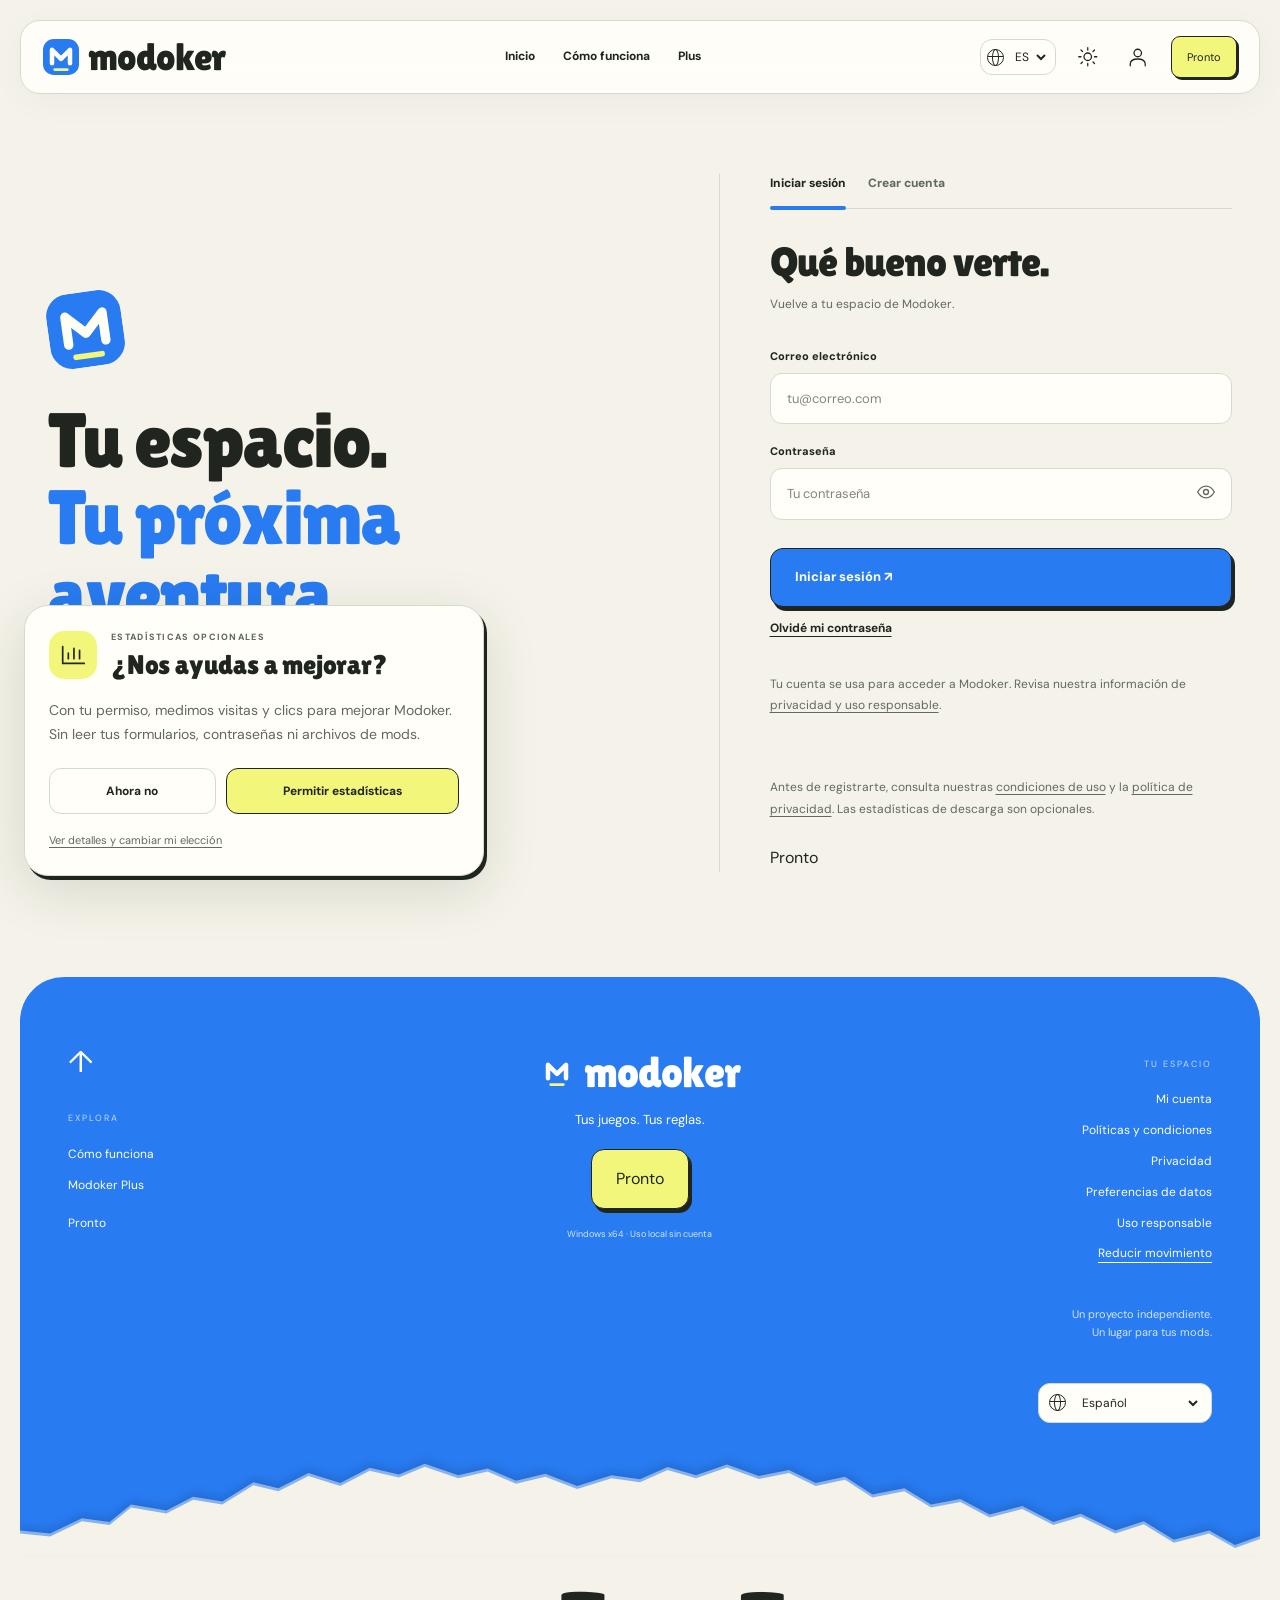
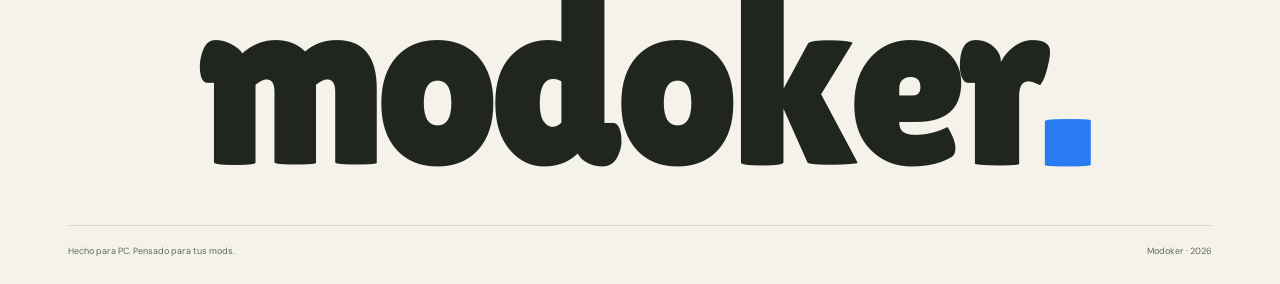
<file: cuenta.html>
<!doctype html><html lang="es"><head><meta charset="utf-8"><meta name="viewport" content="width=device-width,initial-scale=1"><meta name="robots" content="noindex,nofollow"><meta name="referrer" content="no-referrer"><meta name="description" content="Entra a tu cuenta Modoker o crea una cuenta. Tus mods siguen viviendo en tu PC."><meta name="theme-color" content="#f5f3e9"><meta property="og:title" content="Tu cuenta — Modoker"><meta property="og:description" content="Entra a tu cuenta Modoker o crea una cuenta. Tus mods siguen viviendo en tu PC."><meta property="og:type" content="website"><meta property="og:url" content="https://modoker.vercel.app/cuenta.html"><title>Tu cuenta — Modoker</title><link rel="icon" href="assets/favicon.svg" type="image/svg+xml"><link rel="stylesheet" href="assets/site.css?v=0241"><link rel="stylesheet" href="assets/experience.css"><script src="assets/site.js?v=soon1" defer></script><script src="assets/experience.js" defer></script><link rel="stylesheet" href="assets/refinements.css?v=020"><script src="assets/vendor/supabase.js" defer></script><script src="assets/auth.js?v=name-required-1" defer></script><script src="assets/dashboards.js?v=scroll2" defer></script><link rel="stylesheet" href="assets/account.css"><link rel="stylesheet" href="assets/dashboards.css?v=019"><link rel="stylesheet" href="assets/plus-assembly.css?v=0243"><script src="assets/plus-assembly.js?v=public1" defer></script><link rel="stylesheet" href="assets/loyalty.css?v=019"><script src="assets/loyalty.js?v=rules3" defer></script><link rel="stylesheet" href="assets/plan-gauge.css?v=1"><script src="assets/plan-gauge.js?v=1" defer></script><link rel="stylesheet" href="assets/i18n.css?v=drawer4"><link rel="stylesheet" href="assets/coming-soon.css?v=2"><link rel="stylesheet" href="assets/web-analytics.css?v=2"><link rel="stylesheet" href="assets/campaigns.css?v=codes034"><link rel="stylesheet" href="assets/dashboard-nav.css?v=1"><link rel="stylesheet" href="assets/footer-arrival.css?v=032"></head><body data-page="cuenta.html"><a class="skip" href="#main">Saltar al contenido</a><header class="site-header"><div class="nav-shell"><a class="brand" href="index.html" aria-label="Modoker, inicio"><span class="brand-mark"><svg viewBox="0 0 40 40" aria-hidden="true"><rect width="40" height="40" rx="12" fill="#287bf1"/><path d="M10 27V12L20 22L30 12V27" fill="none" stroke="#fffef5" stroke-width="5" stroke-linecap="round" stroke-linejoin="round"/><path d="M13 34H27" stroke="#f2f77c" stroke-width="3" stroke-linecap="round"/></svg></span><span class="brand-name"><span style="--letter:0">m</span><span style="--letter:1">o</span><span style="--letter:2">d</span><span style="--letter:3">o</span><span style="--letter:4">k</span><span style="--letter:5">e</span><span style="--letter:6">r</span></span></a><nav id="main-nav" aria-label="Navegación principal"><a href="index.html" >Inicio</a><a href="como-funciona.html" >Cómo funciona</a><a href="plus.html" >Plus</a></nav><div class="nav-actions"><button class="theme-toggle" aria-label="Cambiar entre claro y oscuro"><svg class="icon " viewBox="0 0 28 28" aria-hidden="true" fill="none" stroke="currentColor" stroke-width="1.7" stroke-linecap="round" stroke-linejoin="round"><circle cx="13" cy="13" r="5"/><path d="M13 1V4M13 22V25M1 13H4M22 13H25M4 4L6 6M20 20L22 22M4 22L6 20M20 6L22 4"/></svg></button><a href="cuenta.html" class="account-link" aria-label="Iniciar sesión o registrarse" title="Iniciar sesión o registrarse"><svg class="icon " viewBox="0 0 28 28" aria-hidden="true" fill="none" stroke="currentColor" stroke-width="1.7" stroke-linecap="round" stroke-linejoin="round"><circle cx="13" cy="8" r="5"/><path d="M3 25V23Q3 16 13 16Q23 16 23 23V25"/></svg></a><a class="btn small lemon coming-soon" href="descarga.html" title="Conoce el lanzamiento de Modoker para Windows">Pronto</a><button class="menu-toggle" aria-label="Abrir menú" aria-controls="mobile-menu" aria-expanded="false"><svg class="icon " viewBox="0 0 28 28" aria-hidden="true" fill="none" stroke="currentColor" stroke-width="1.7" stroke-linecap="round" stroke-linejoin="round"><path d="M3 6H23M3 13H23M3 20H23"/></svg></button></div></div></header><dialog id="mobile-menu" class="mobile-drawer" aria-labelledby="mobile-menu-title"><div class="drawer-top"><span id="mobile-menu-title">Tu espacio.</span><button class="drawer-close" aria-label="Cerrar menú">×</button></div><nav aria-label="Navegación móvil"><a href="index.html"><span>01</span>Inicio</a><a href="como-funciona.html"><span>02</span>Cómo funciona</a><a href="plus.html"><span>03</span>Modoker Plus</a></nav><div class="drawer-account"><a class="btn blue" href="cuenta.html">Iniciar sesión <span aria-hidden="true">↗</span></a><a href="cuenta.html#registro">Crear una cuenta <span aria-hidden="true">↗</span></a></div><div class="drawer-bottom"><span>Tu interfaz</span><button class="drawer-theme" aria-label="Cambiar entre claro y oscuro"><span aria-hidden="true">◐</span> Claro / Oscuro</button></div></dialog><main id="main"><section class="wrap access-page" data-metric-section="s0"><div class="access-story"><div class="access-emblem" aria-hidden="true"><svg viewBox="0 0 40 40" aria-hidden="true"><rect width="40" height="40" rx="12" fill="#287bf1"/><path d="M10 27V12L20 22L30 12V27" fill="none" stroke="#fffef5" stroke-width="5" stroke-linecap="round" stroke-linejoin="round"/><path d="M13 34H27" stroke="#f2f77c" stroke-width="3" stroke-linecap="round"/></svg></div><h1>Tu espacio.<br><span class="blue-text">Tu próxima<br>aventura.</span></h1><p>Una cuenta para lo que viene.<br>Tus juegos siguen viviendo en tu PC.</p><a class="text-link" href="plus.html">Conoce Modoker Plus ↗</a></div><div class="access-form-area"><div id="auth-guest"><div class="access-tabs" role="group" aria-label="Acceso a tu cuenta"><button data-access="login" aria-pressed="true">Iniciar sesión</button><button id="registro" data-access="register" aria-pressed="false">Crear cuenta</button></div><h2 id="access-title">Qué bueno verte.</h2><p id="access-description">Vuelve a tu espacio de Modoker.</p><form id="access-form" aria-label="Acceso a Modoker"><fieldset><div class="access-register" hidden><label for="access-name">Tu nombre</label><input id="access-name" name="name" placeholder="Cómo te llamamos" autocomplete="name" maxlength="80" required pattern=".*\S.*" title="Escribe tu nombre; no puede estar vacío ni contener solo espacios."></div><div id="email-row"><label for="access-email">Correo electrónico</label><input id="access-email" name="email" type="email" placeholder="tu@correo.com" autocomplete="email" required maxlength="254"></div><div id="password-row"><label for="access-password">Contraseña</label><div class="password-field"><input id="access-password" name="password" type="password" placeholder="Tu contraseña" autocomplete="current-password" required maxlength="128"><button type="button" id="toggle-password" aria-label="Mostrar contraseña" aria-pressed="false"><svg viewBox="0 0 24 24" width="20" height="20" fill="none" stroke="currentColor" stroke-width="1.6" aria-hidden="true"><path d="M2 12s4-7 10-7 10 7 10 7-4 7-10 7S2 12 2 12Z"/><circle cx="12" cy="12" r="3"/></svg></button></div></div><div id="confirm-row" hidden><label for="access-confirm">Repite tu contraseña</label><input id="access-confirm" name="confirm" type="password" placeholder="Una vez más" autocomplete="new-password" maxlength="128"></div><button class="btn blue" id="access-submit" type="submit">Iniciar sesión ↗</button></fieldset></form><button class="auth-text-button" id="forgot-password">Olvidé mi contraseña</button><button class="auth-text-button" id="back-login" hidden>Volver a iniciar sesión</button><p class="access-terms">Tu cuenta se usa para acceder a Modoker. Revisa nuestra información de <a href="uso-responsable.html#privacidad">privacidad y uso responsable</a>.</p></div><div id="auth-member" class="workspace" hidden><aside class="workspace-side"><a class="workspace-brand" href="cuenta.html">Mi espacio<span>MODOKER</span></a><nav class="workspace-nav" aria-label="Secciones de mi cuenta"><button data-member-view="overview" aria-pressed="true"><svg viewBox="0 0 24 24" fill="none" stroke="currentColor" stroke-width="1.6" stroke-linejoin="round" stroke-linecap="round" aria-hidden="true"><rect x="3" y="3" width="7" height="7" rx="2"/><rect x="14" y="3" width="7" height="7" rx="2"/><path d="M3 15h7v6H3zM14 15h7v6h-7z"/></svg><span>Resumen</span></button><button data-member-view="profile" aria-pressed="false"><svg viewBox="0 0 24 24" fill="none" stroke="currentColor" stroke-width="1.6" stroke-linejoin="round" stroke-linecap="round" aria-hidden="true"><circle cx="12" cy="8" r="4"/><path d="M4 21v-2a8 8 0 0 1 16 0v2"/></svg><span>Mi perfil</span></button><button data-member-view="security" aria-pressed="false"><svg viewBox="0 0 24 24" fill="none" stroke="currentColor" stroke-width="1.6" stroke-linejoin="round" stroke-linecap="round" aria-hidden="true"><path d="m12 3 8 3v6c0 5-8 9-8 9s-8-4-8-9V6Z"/><path d="m8 12 3 3 5-6"/></svg><span>Seguridad</span></button><button data-member-view="plan" aria-pressed="false"><svg viewBox="0 0 24 24" fill="none" stroke="currentColor" stroke-width="1.6" stroke-linejoin="round" stroke-linecap="round" aria-hidden="true"><path d="M3 7h18v13H3zM3 11h18M7 16h4M7 3h10"/></svg><span>Mi plan</span></button><button data-member-view="community" id="creator-community-nav" aria-pressed="false" hidden><svg viewBox="0 0 24 24" fill="none" stroke="currentColor" stroke-width="1.6" stroke-linecap="round" aria-hidden="true"><circle cx="9" cy="8" r="3"/><path d="M3 21v-3a6 6 0 0 1 12 0v3M16 5a3 3 0 0 1 0 6M17 15a5 5 0 0 1 4 5"/></svg><span>Mi comunidad</span></button><button data-member-view="privacy" aria-pressed="false"><svg viewBox="0 0 24 24" fill="none" stroke="currentColor" stroke-width="1.6" stroke-linejoin="round" stroke-linecap="round" aria-hidden="true"><path d="M5 3h10l4 4v14H5zM14 3v5h5M9 12h6M9 16h4"/></svg><span>Datos y privacidad</span></button></nav><div class="workspace-side-bottom"><span id="admin-link" hidden></span><button class="auth-text-button" id="sign-out">Cerrar sesión ↗</button></div></aside><div class="workspace-content"><div class="workspace-topline"><span><span id="member-email"></span> <span id="creator-role-badge" class="creator-role-badge" hidden>Creador de Modoker</span></span><span class="live-dot">Cuenta conectada</span></div><section class="workspace-panel" data-member-panel="overview" data-metric-section="s1"><div class="workspace-title"><div><h2>Tu punto de partida.</h2><p>Todo lo que necesitas, a tu manera.</p></div></div><div class="member-welcome"><div><span class="eyebrow">UN LUGAR PARA TU PRÓXIMA PARTIDA</span><h3 id="member-name">Tu espacio.</h3><p>Tu cuenta, tus ajustes y un lugar para lo que viene.</p><a class="btn blue coming-soon" href="descarga.html" title="Conoce el lanzamiento de Modoker para Windows">Pronto</a></div><div class="member-dock-art" aria-hidden="true"><svg viewBox="0 0 300 240"><circle cx="150" cy="105" r="89" fill="var(--lemon)"/><g fill="none" stroke="currentColor" stroke-width="3" stroke-linejoin="round"><path d="M57 157h45l15 21h66l15-21h45v55H57z"/><path d="M91 132V43h83l34 34v55M174 43v36h34M115 100h69M115 120h45"/></g><path d="m140 35 10 10 18-18" fill="none" stroke="var(--blue)" stroke-width="6" stroke-linecap="round"/></svg></div></div><div data-loyalty-card></div><div class="member-summary"><div><span>Tu plan</span><strong id="member-plan">Consultando</strong><p id="member-note"></p><button data-member-jump="plan" class="text-link">Ver mi plan ↗</button></div><div><span>Tu correo</span><strong id="member-verified">—</strong><p>Úsalo para entrar y recuperar tu acceso.</p><button data-member-jump="security" class="text-link">Revisar seguridad ↗</button></div><div><span>Tu biblioteca</span><strong>En tu PC.</strong><p>Tus juegos y mods se administran en la aplicación de escritorio.</p><a class="text-link" href="como-funciona.html">Conoce tu dock ↗</a></div></div></section><section class="workspace-panel" data-member-panel="profile" hidden data-metric-section="s2"><div class="workspace-title"><div><h2>Tu perfil.</h2><p>Los pequeños detalles también son tuyos.</p></div></div><form id="profile-form" class="settings-form"><div class="settings-row"><div><h3>Cómo te llamamos.</h3><p>Este nombre aparece en tu cuenta. Puedes cambiarlo cuando quieras.</p></div><div><label for="profile-name">Nombre visible</label><input id="profile-name" autocomplete="nickname" maxlength="80" placeholder="Tu nombre"><button class="btn blue" type="submit">Guardar nombre ↗</button></div></div></form><div class="settings-row"><div><h3>Tu cuenta.</h3><p>La información con la que comenzaste.</p></div><dl class="definition-list"><div><dt>Registro</dt><dd id="member-since">—</dd></div><div><dt>Identificador</dt><dd id="member-id">—</dd></div></dl></div><div class="settings-row"><div><h3>Se siente tuyo.</h3><p>Apariencia guardada en este navegador.</p></div><div class="settings-appearance"><button data-account-theme="light">☀ Claro</button><button data-account-theme="dark">◐ Oscuro</button></div></div></section><section class="workspace-panel" data-member-panel="security" hidden data-metric-section="s3"><div class="workspace-title"><div><h2>Cuida tu acceso.</h2><p>Correo, contraseña y sesiones bajo tu control.</p></div></div><form id="email-change-form" class="settings-form"><div class="settings-row"><div><h3>Tu correo.</h3><p>Para cambiarlo te pedimos tu contraseña actual. Confirma los enlaces enviados a tus correos para completar el cambio.</p><p id="pending-email"></p></div><div><label for="new-email">Nuevo correo</label><input id="new-email" type="email" autocomplete="email" maxlength="254" required><label for="email-password">Contraseña actual</label><input id="email-password" type="password" autocomplete="current-password" required><button class="btn blue" type="submit">Actualizar correo ↗</button></div></div></form><form id="password-change-form" class="settings-form"><div class="settings-row"><div><h3>Una nueva llave.</h3><p>Usa al menos 8 caracteres y una contraseña que no uses en otros servicios. Al terminar cerraremos las sesiones y tendrás que volver a entrar.</p></div><div><label for="current-password">Contraseña actual</label><input id="current-password" type="password" autocomplete="current-password" required><label for="new-password">Nueva contraseña</label><input id="new-password" type="password" autocomplete="new-password" minlength="8" maxlength="128" required><label for="repeat-new-password">Repite la nueva contraseña</label><input id="repeat-new-password" type="password" autocomplete="new-password" minlength="8" maxlength="128" required><button class="btn blue" type="submit">Cambiar contraseña ↗</button></div></div></form><div class="settings-row"><div><h3>Tus sesiones.</h3><p>Puedes salir de este navegador o revocar las sesiones de tus dispositivos. Los accesos ya emitidos pueden seguir vigentes hasta que caduquen.</p></div><div class="session-actions"><button class="btn subtle" id="sign-out-everywhere">Cerrar todas las sesiones ↗</button><p>No mostramos una lista de dispositivos que todavía no podemos verificar.</p></div></div></section><section class="workspace-panel" data-member-panel="plan" hidden data-metric-section="s4"><div class="workspace-title"><div><h2>Tu forma de jugar.</h2><p>Conoce el estado y la vigencia de tu acceso.</p></div></div><div class="plan-stage"><div><span class="eyebrow">TU ACCESO ACTUAL</span><h3 id="plan-detail-name">—</h3><p id="plan-detail-description"></p><a class="text-link" href="plus.html">Conocer Modoker Plus ↗</a></div><div class="plan-meter"><svg data-plan-gauge data-account-gauge data-plan="free" viewBox="0 0 230 158" role="img" aria-label="Plan Gratis: acceso esencial"><path class="gauge-track" d="M25 120a90 90 0 0 1 180 0"/><g class="gauge-ticks"><path d="M39 120h8M49 82l7 4M77 54l4 7M115 44v8M153 54l-4 7M181 82l-7 4M191 120h-8"/></g><path class="gauge-fill" pathLength="100" d="M25 120a90 90 0 0 1 180 0"/><path class="gauge-needle" d="M115 120H49"/><circle class="gauge-hub" cx="115" cy="120" r="9"/><circle class="gauge-center" cx="115" cy="120" r="3"/></svg><p class="gauge-caption">Las posibilidades de tu plan.</p></div></div><dl class="definition-list plan-definition"><div><dt>Estado</dt><dd id="plan-state">—</dd></div><div><dt>Origen</dt><dd id="plan-source">—</dd></div><div><dt>Vigencia del acceso</dt><dd id="plan-until">—</dd></div><div><dt>Próximo cobro</dt><dd>No hay cobros habilitados</dd></div></dl><div class="open-note"><h3>Todo claro con tu plan.</h3><p>Las suscripciones, cambios de plan, cancelaciones y comprobantes aparecerán aquí cuando habilitemos los pagos. Por ahora no se puede contratar ni cobrar desde esta web. Los perfiles y variantes están disponibles en la app con acceso Plus.</p></div><div class="campaign-card" id="creator-customer"><span class="eyebrow">APOYA A TU CREADOR</span><h3>Un código. Más formas de jugar.</h3><p>Canjea el código de tu creador y recibe un mes de Plus desde el lanzamiento. Sin tarjeta. Solo puedes canjear un código de creador por cuenta, una única vez.</p><form class="campaign-form" id="creator-redeem"><label>Código de creador<input name="code" required minlength="3" maxlength="64" pattern="[A-Za-z0-9-]{3,64}" autocomplete="off" placeholder="Código de tu creador"></label><button class="btn yellow" type="submit">Canjear código ↗</button></form><p id="creator-status" class="campaign-status" role="status" aria-live="polite"></p><div id="creator-benefits"></div><a class="text-link" href="politicas.html#codigos">Condiciones de los códigos ↗</a></div></section><section class="workspace-panel" data-member-panel="community" hidden><div class="campaign-admin-header"><div><span class="eyebrow">TU CÓDIGO. TU COMUNIDAD.</span><h2>Jugar también conecta.</h2><p>Tu espacio como creador de Modoker.</p></div><button id="creator-community-refresh" class="btn subtle" type="button">Actualizar ↻</button></div><p id="creator-community-status" class="campaign-status" role="status" aria-live="polite"></p><div id="creator-community-content" hidden><div class="community-hero"><div><span class="eyebrow">CRECE A TU RITMO</span><h3>Cada persona cuenta.</h3><p>Tu comunidad recibe un mes de Plus al canjear tu código. Por cada 100 canjes válidos de un código, tú recibes dos meses de Plus.</p></div><svg class="community-art" viewBox="0 0 320 240" fill="none" aria-hidden="true"><path d="M52 128c-12-51 33-97 91-96 47 1 62 20 94 39 41 24 54 65 24 99-26 30-80 36-121 29-46-8-79-31-88-71Z" fill="var(--blue)" opacity=".09"/><path d="M103 181c-43-9-59-40-42-65 16-25 49-16 75-32 31-19 64-19 87 9 22 28 7 62-29 83-25 15-58 12-91 5Z" fill="var(--lemon)"/>
<g class="community-person community-person-left"><rect x="38" y="62" width="79" height="100" rx="22" fill="var(--ink)" opacity=".12"/><rect x="34" y="56" width="79" height="100" rx="22" fill="var(--panel)" stroke="var(--ink)" stroke-width="2"/><path d="M49 137c0-18 11-29 25-29s25 11 25 29v5H49v-5Z" fill="var(--blue)"/><path d="m63 114 11 12 11-12" stroke="var(--panel)" stroke-width="3" stroke-linecap="round" stroke-linejoin="round"/><circle cx="74" cy="88" r="16" fill="var(--lemon)" stroke="var(--ink)" stroke-width="2"/><path d="M59 86c-2-13 8-21 18-17 9-1 15 7 13 17-6-2-11-6-14-10-4 6-10 9-17 10Z" fill="var(--ink)"/><path d="M68 92h.1M81 92h.1" stroke="var(--ink)" stroke-width="3" stroke-linecap="round"/></g>
<g class="community-person community-person-right"><rect x="210" y="42" width="79" height="100" rx="22" fill="var(--ink)" opacity=".12"/><rect x="206" y="36" width="79" height="100" rx="22" fill="var(--blue)" stroke="var(--ink)" stroke-width="2"/><path d="M220 117c0-17 10-28 25-28s25 11 25 28v5h-50v-5Z" fill="var(--lemon)"/><circle cx="245" cy="69" r="16" fill="#e7c4a5" stroke="var(--ink)" stroke-width="2"/><path d="M229 67c-1-11 5-20 15-20 11 0 19 8 17 21-8 0-15-3-20-9-3 5-7 7-12 8Z" fill="var(--ink)"/><path d="M240 74h.1M251 74h.1" stroke="var(--ink)" stroke-width="3" stroke-linecap="round"/><path d="m235 96 10 10 10-10" stroke="var(--blue)" stroke-width="3" stroke-linecap="round" stroke-linejoin="round"/></g>
<g class="community-brand-seal"><rect x="116" y="86" width="96" height="108" rx="29" fill="var(--ink)" opacity=".18"/><rect x="110" y="79" width="96" height="108" rx="29" fill="var(--blue)" stroke="var(--ink)" stroke-width="2"/><path d="M130 143v-38l28 24 28-24v38" stroke="#fffef8" stroke-width="12" stroke-linecap="round" stroke-linejoin="round"/><path d="M141 162h34" stroke="var(--lemon)" stroke-width="8" stroke-linecap="round"/><path d="M122 98c3-5 7-7 12-7" stroke="#fffef8" stroke-opacity=".5" stroke-width="3" stroke-linecap="round"/></g>
<g class="community-reward"><path d="m217 156 10 6 12 1 3 12 7 9-7 10-3 12-12 1-10 6-10-6-12-1-3-12-7-10 7-9 3-12 12-1 10-6Z" fill="var(--lemon)" stroke="var(--ink)" stroke-width="2"/><path d="M200 184h12m-6-6v12m15-11c0-5 10-5 10 0 0 4-10 7-10 13h11" stroke="var(--ink)" stroke-width="3" stroke-linecap="round" stroke-linejoin="round"/></g><path d="M57 190v12m-6-6h12M276 154v10m-5-5h10" stroke="var(--blue)" stroke-width="3" stroke-linecap="round"/><circle cx="177" cy="41" r="4" fill="var(--blue)"/></svg></div><div id="creator-community-metrics" class="creator-metrics"></div><div class="campaign-section"><h3>Tu código, a mano.</h3><p class="campaign-caption">Comparte el código para que lo canjeen en Mi cuenta → Mi plan. Cada cuenta puede apoyar a un solo creador.</p><div id="creator-progress" class="campaign-grid"></div></div><div class="community-chart campaign-section"><div class="campaign-admin-header"><h3>Los últimos 30 días.</h3><span>Canjes por día</span></div><div id="creator-community-chart"></div><p class="campaign-caption">Son canjes realizados por cuentas con correo confirmado, no visitas ni registros atribuidos automáticamente.</p></div><details class="campaign-card"><summary>Cómo se calculan tus beneficios</summary><p>Cada código acumula su propio progreso: 100, 200, 300 canjes y los siguientes múltiplos de 100. Cada hito otorga dos meses, sin duplicados. Si todavía no hemos lanzado la aplicación, tus meses quedan reservados. Las recompensas de creador no suman timbres.</p><p>Pausar un código impide nuevos canjes; los canjes y beneficios ya registrados se conservan. El rol de creador no concede permisos de administración ni acceso Plus por sí solo.</p><a class="text-link" href="politicas.html#codigos">Ver condiciones ↗</a></details></div></section><section class="workspace-panel" data-member-panel="privacy" hidden data-metric-section="s5"><div class="workspace-title"><div><h2>Tus datos son tuyos.</h2><p>Conoce lo que guardamos y decide qué hacer con tu cuenta.</p></div></div><div class="settings-row"><div><h3>Una copia para ti.</h3><p>Descarga un JSON con la información de tu cuenta y plan. No incluye contraseñas, tokens de sesión ni archivos de juegos.</p></div><div><button class="btn blue" id="export-account">Descargar mis datos ↗</button></div></div><div class="settings-row danger-zone"><div><h3>Cerrar esta etapa.</h3><p>Solicita eliminar tu cuenta web. La solicitud será revisada; no elimina la cuenta al instante. Tus juegos y mods locales no se borran. Puedes retirar la solicitud mientras esté pendiente.</p><p id="delete-request-state">No tienes solicitudes pendientes.</p></div><form id="delete-request-form" class="settings-form"><label for="delete-confirm">Escribe ELIMINAR para confirmar la solicitud</label><input id="delete-confirm" autocomplete="off" required pattern="ELIMINAR" placeholder="ELIMINAR"><button class="btn danger" type="submit">Solicitar eliminación ↗</button><button class="auth-text-button" type="button" id="cancel-delete-request" hidden>Retirar solicitud</button></form></div><a class="text-link" href="uso-responsable.html#privacidad">Privacidad y uso responsable ↗</a></section><p id="account-feedback" class="workspace-feedback" role="status" aria-live="polite"></p></div></div><p id="auth-status" role="status" aria-live="polite"></p><p class="account-legal-note">Antes de registrarte, consulta nuestras <a href="terminos.html">condiciones de uso</a> y la <a href="privacidad.html">política de privacidad</a>. Las estadísticas de descarga son opcionales.</p><a class="access-local coming-soon" href="descarga.html" title="Conoce el lanzamiento de Modoker para Windows">Pronto</a></div></section></main><footer class="site-footer paper-footer"><div class="footer-main wrap"><div class="footer-explore"><a class="footer-up" href="#main" aria-label="Volver al inicio">↑</a><span>EXPLORA</span><a href="como-funciona.html">Cómo funciona</a><a href="plus.html">Modoker Plus</a><a class="coming-soon" href="descarga.html" title="Conoce el lanzamiento de Modoker para Windows">Pronto</a></div><div class="footer-center"><a class="brand" href="index.html"><span class="brand-mark"><svg viewBox="0 0 40 40" aria-hidden="true"><rect width="40" height="40" rx="12" fill="#287bf1"/><path d="M10 27V12L20 22L30 12V27" fill="none" stroke="#fffef5" stroke-width="5" stroke-linecap="round" stroke-linejoin="round"/><path d="M13 34H27" stroke="#f2f77c" stroke-width="3" stroke-linecap="round"/></svg></span><span class="brand-name"><span style="--letter:0">m</span><span style="--letter:1">o</span><span style="--letter:2">d</span><span style="--letter:3">o</span><span style="--letter:4">k</span><span style="--letter:5">e</span><span style="--letter:6">r</span></span></a><p>Tus juegos. Tus reglas.</p><a class="btn lemon coming-soon" href="descarga.html" title="Conoce el lanzamiento de Modoker para Windows">Pronto</a><small>Windows x64 · Uso local sin cuenta</small></div><div class="footer-space"><span>TU ESPACIO</span><a href="cuenta.html">Mi cuenta</a><a href="politicas.html">Políticas y condiciones</a><a href="privacidad.html">Privacidad</a><a href="cookies.html#preferencias">Preferencias de datos</a><a href="uso-responsable.html">Uso responsable</a><button id="reduce-motion" aria-pressed="false">Reducir movimiento</button><p>Un proyecto independiente.<br>Un lugar para tus mods.</p></div></div><div class="footer-paper"><svg class="paper-edge" viewBox="0 0 1440 120" preserveAspectRatio="none" aria-hidden="true"><path d="M0 92L35 96L72 76L104 81L129 58L170 66L201 48L235 54L271 29L300 37L335 17L372 30L406 10L440 19L470 5L509 20L543 11L576 27L610 18L647 34L687 20L720 25L752 9L785 20L821 6L858 21L893 13L924 30L958 22L990 45L1027 37L1058 58L1092 51L1126 71L1164 60L1200 81L1232 70L1272 92L1305 80L1340 104L1381 92L1411 111L1440 99V120H0Z"/><path class="mobile-paper-cut" d="M0 72L85 80L170 53L255 63L340 33L425 43L510 17L595 33L680 14L765 30L850 16L935 37L1020 30L1105 51L1190 42L1275 67L1360 59L1440 78V120H0Z"/></svg><a class="footer-wordmark" href="index.html" aria-label="Modoker, volver al inicio"><span style="--letter:0">m</span><span style="--letter:1">o</span><span style="--letter:2">d</span><span style="--letter:3">o</span><span style="--letter:4">k</span><span style="--letter:5">e</span><span style="--letter:6">r</span><span class="wordmark-dot">.</span></a><div class="footer-bottom wrap"><span>Hecho para PC. Pensado para tus mods.</span><span>Modoker · 2026</span></div></div></footer><div class="toast" role="status" aria-live="polite"></div><script src="assets/i18n-catalogs.js?v=continuity2"></script><script src="assets/i18n-core.js?v=0251"></script><script src="assets/i18n.js?v=drawer4"></script><script src="assets/web-analytics.js?v=2" defer></script><script src="assets/campaigns.js?v=codes034" defer></script><script src="assets/dashboard-nav.js?v=1" defer></script><script src="assets/footer-arrival.js?v=032" defer></script></body></html>
</file>
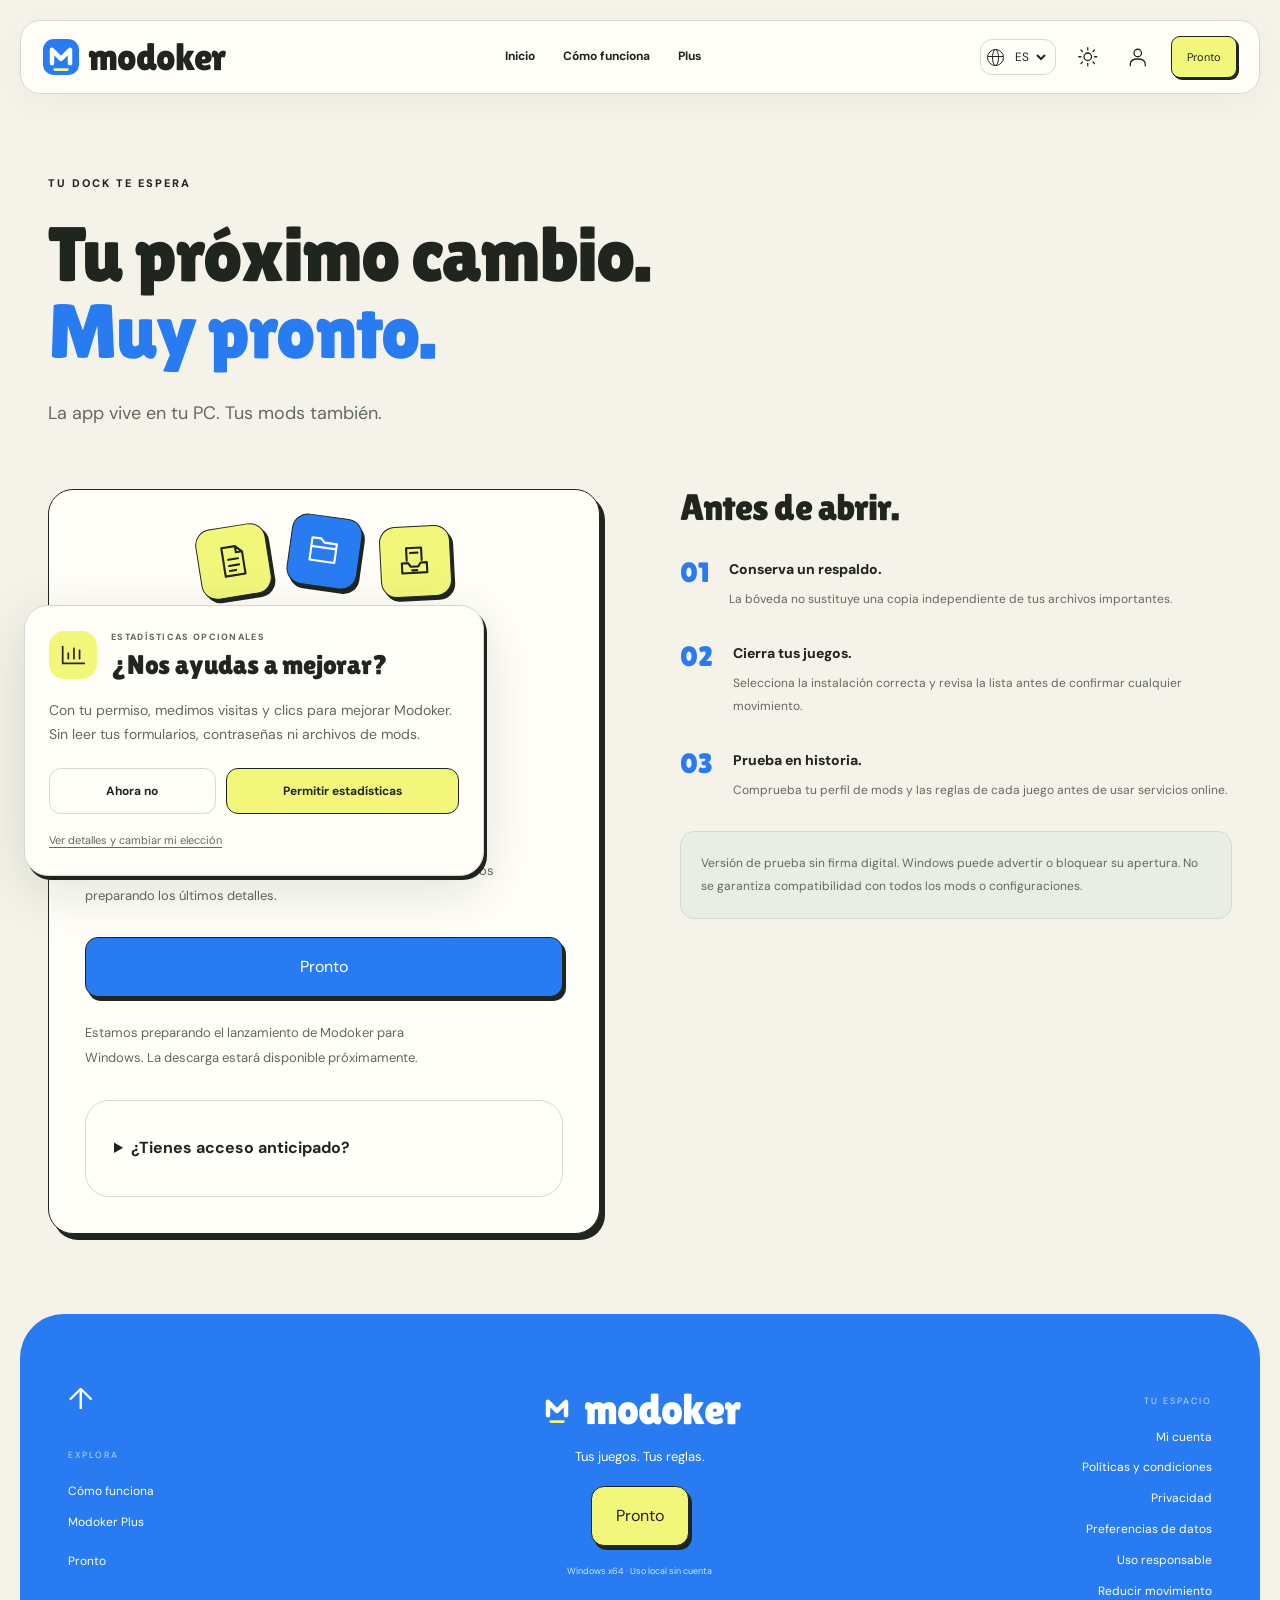
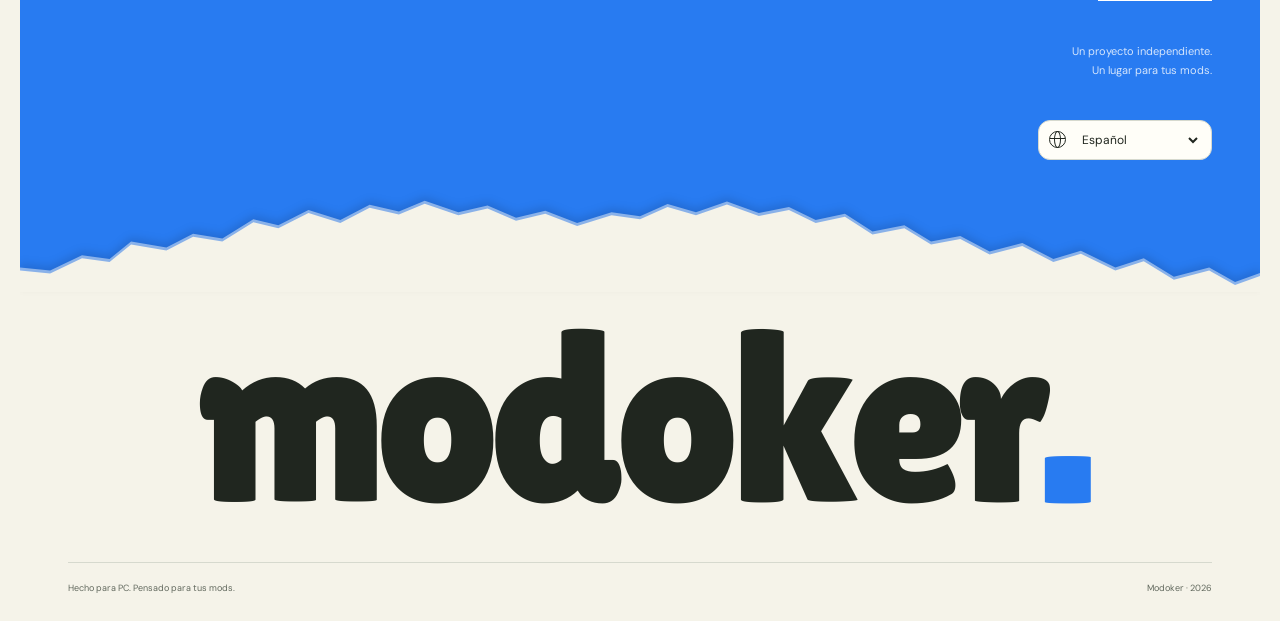
<file: descarga.html>
<!doctype html><html lang="es"><head><meta charset="utf-8"><meta name="viewport" content="width=device-width,initial-scale=1"><meta name="description" content="Descarga la versión portable de Modoker para Windows y revisa los requisitos antes de comenzar."><meta name="theme-color" content="#f5f3e9"><meta property="og:title" content="Descargar Modoker — Windows x64"><meta property="og:description" content="Descarga la versión portable de Modoker para Windows y revisa los requisitos antes de comenzar."><meta property="og:type" content="website"><meta property="og:url" content="https://modoker.vercel.app/descarga.html"><title>Modoker llega pronto — Windows</title><link rel="icon" href="assets/favicon.svg" type="image/svg+xml"><link rel="stylesheet" href="assets/site.css?v=0241"><link rel="stylesheet" href="assets/experience.css"><script src="assets/site.js?v=soon1" defer></script><script src="assets/experience.js" defer></script><link rel="stylesheet" href="assets/refinements.css?v=020"><script src="assets/vendor/supabase.js" defer></script><script src="assets/auth.js?v=name-required-1" defer></script><link rel="stylesheet" href="assets/account.css"><link rel="stylesheet" href="assets/i18n.css?v=drawer4"><link rel="stylesheet" href="assets/coming-soon.css?v=2"><link rel="stylesheet" href="assets/web-analytics.css?v=2"><link rel="stylesheet" href="assets/campaigns.css?v=codes034"><link rel="stylesheet" href="assets/footer-arrival.css?v=032"></head><body data-page="descarga.html"><a class="skip" href="#main">Saltar al contenido</a><header class="site-header"><div class="nav-shell"><a class="brand" href="index.html" aria-label="Modoker, inicio"><span class="brand-mark"><svg viewBox="0 0 40 40" aria-hidden="true"><rect width="40" height="40" rx="12" fill="#287bf1"/><path d="M10 27V12L20 22L30 12V27" fill="none" stroke="#fffef5" stroke-width="5" stroke-linecap="round" stroke-linejoin="round"/><path d="M13 34H27" stroke="#f2f77c" stroke-width="3" stroke-linecap="round"/></svg></span><span class="brand-name"><span style="--letter:0">m</span><span style="--letter:1">o</span><span style="--letter:2">d</span><span style="--letter:3">o</span><span style="--letter:4">k</span><span style="--letter:5">e</span><span style="--letter:6">r</span></span></a><nav id="main-nav" aria-label="Navegación principal"><a href="index.html" >Inicio</a><a href="como-funciona.html" >Cómo funciona</a><a href="plus.html" >Plus</a></nav><div class="nav-actions"><button class="theme-toggle" aria-label="Cambiar entre claro y oscuro"><svg class="icon " viewBox="0 0 28 28" aria-hidden="true" fill="none" stroke="currentColor" stroke-width="1.7" stroke-linecap="round" stroke-linejoin="round"><circle cx="13" cy="13" r="5"/><path d="M13 1V4M13 22V25M1 13H4M22 13H25M4 4L6 6M20 20L22 22M4 22L6 20M20 6L22 4"/></svg></button><a href="cuenta.html" class="account-link" aria-label="Iniciar sesión o registrarse" title="Iniciar sesión o registrarse"><svg class="icon " viewBox="0 0 28 28" aria-hidden="true" fill="none" stroke="currentColor" stroke-width="1.7" stroke-linecap="round" stroke-linejoin="round"><circle cx="13" cy="8" r="5"/><path d="M3 25V23Q3 16 13 16Q23 16 23 23V25"/></svg></a><a class="btn small lemon coming-soon" href="descarga.html" title="Conoce el lanzamiento de Modoker para Windows">Pronto</a><button class="menu-toggle" aria-label="Abrir menú" aria-controls="mobile-menu" aria-expanded="false"><svg class="icon " viewBox="0 0 28 28" aria-hidden="true" fill="none" stroke="currentColor" stroke-width="1.7" stroke-linecap="round" stroke-linejoin="round"><path d="M3 6H23M3 13H23M3 20H23"/></svg></button></div></div></header><dialog id="mobile-menu" class="mobile-drawer" aria-labelledby="mobile-menu-title"><div class="drawer-top"><span id="mobile-menu-title">Tu espacio.</span><button class="drawer-close" aria-label="Cerrar menú">×</button></div><nav aria-label="Navegación móvil"><a href="index.html"><span>01</span>Inicio</a><a href="como-funciona.html"><span>02</span>Cómo funciona</a><a href="plus.html"><span>03</span>Modoker Plus</a></nav><div class="drawer-account"><a class="btn blue" href="cuenta.html">Iniciar sesión <span aria-hidden="true">↗</span></a><a href="cuenta.html#registro">Crear una cuenta <span aria-hidden="true">↗</span></a></div><div class="drawer-bottom"><span>Tu interfaz</span><button class="drawer-theme" aria-label="Cambiar entre claro y oscuro"><span aria-hidden="true">◐</span> Claro / Oscuro</button></div></dialog><main id="main"><section class="wrap page-hero" data-metric-section="s0"><span class="eyebrow">TU DOCK TE ESPERA</span><h1>Tu próximo cambio.<br><span class="blue-text">Muy pronto.</span></h1><p class="lede">La app vive en tu PC. Tus mods también.</p></section><section class="wrap download-layout" data-metric-section="s1"><article class="download-card reveal"><div class="download-art" aria-hidden="true"><span><svg class="icon" viewBox="0 0 28 28" aria-hidden="true" fill="none" stroke="currentColor" stroke-width="1.7" stroke-linecap="round" stroke-linejoin="round"><path d="M6 2H17L22 7V25H6ZM17 2V7H22M10 12H18M10 17H18M10 21H15"/></svg></span><span><svg class="icon" viewBox="0 0 28 28" aria-hidden="true" fill="none" stroke="currentColor" stroke-width="1.7" stroke-linecap="round" stroke-linejoin="round"><path d="M3 8V4H10L13 7H23V22H3ZM3 11H23"/></svg></span><span><svg class="icon" viewBox="0 0 28 28" aria-hidden="true" fill="none" stroke="currentColor" stroke-width="1.7" stroke-linecap="round" stroke-linejoin="round"><path d="M7 13V3H19V13M10 7H16M3 15H8L10 18H16L18 15H23V23H3ZM11 21H15"/></svg></span></div><div class="download-logo"><span class="brand-mark"><svg viewBox="0 0 40 40" aria-hidden="true"><rect width="40" height="40" rx="12" fill="#287bf1"/><path d="M10 27V12L20 22L30 12V27" fill="none" stroke="#fffef5" stroke-width="5" stroke-linecap="round" stroke-linejoin="round"/><path d="M13 34H27" stroke="#f2f77c" stroke-width="3" stroke-linecap="round"/></svg></span><span>modoker</span></div><div class="download-meta"><span>Próximamente</span><span>WINDOWS x64</span></div><h2>Próximamente<br>para Windows.</h2><p>Organiza tus mods, crea perfiles y cambia tu forma de jugar. Estamos preparando los últimos detalles.</p><a class="btn blue coming-soon" id="download-coming-soon" href="#disponibilidad" title="Conoce el lanzamiento de Modoker para Windows">Pronto</a><p class="coming-soon-note" id="disponibilidad" tabindex="-1">Estamos preparando el lanzamiento de Modoker para Windows. La descarga estará disponible próximamente.</p><details class="campaign-card" id="early-access"><summary>¿Tienes acceso anticipado?</summary><p>Introduce tu invitación para descargar el instalador de Modoker para Windows. Este acceso es independiente de los códigos de Plus.</p><div id="early-auth"></div><form id="early-redeem" class="campaign-form" hidden><label>Tu código de acceso<input name="code" required minlength="3" maxlength="64" autocomplete="off" placeholder="EARLY-…"></label><button class="btn yellow" type="submit">Validar acceso ↗</button></form><div id="early-ready" class="early-download" hidden><p id="early-version"></p><div class="campaign-actions"><button type="button" id="early-download" class="btn blue">Descargar instalador ↗</button><button type="button" id="early-cancel" class="btn subtle" hidden>Cancelar</button></div><p class="campaign-caption">Recibirás un único archivo .exe. Ábrelo para elegir dónde instalar Modoker.</p></div><p id="early-status" class="campaign-status" role="status" aria-live="polite"></p><a class="text-link" href="politicas.html#codigos">Condiciones del acceso anticipado ↗</a></details></article><div class="download-notes reveal"><h2>Antes de abrir.</h2><ol><li><b>01</b><div><strong>Conserva un respaldo.</strong><p>La bóveda no sustituye una copia independiente de tus archivos importantes.</p></div></li><li><b>02</b><div><strong>Cierra tus juegos.</strong><p>Selecciona la instalación correcta y revisa la lista antes de confirmar cualquier movimiento.</p></div></li><li><b>03</b><div><strong>Prueba en historia.</strong><p>Comprueba tu perfil de mods y las reglas de cada juego antes de usar servicios online.</p></div></li></ol><div class="notice">Versión de prueba sin firma digital. Windows puede advertir o bloquear su apertura. No se garantiza compatibilidad con todos los mods o configuraciones.</div></div></section></main><footer class="site-footer paper-footer"><div class="footer-main wrap"><div class="footer-explore"><a class="footer-up" href="#main" aria-label="Volver al inicio">↑</a><span>EXPLORA</span><a href="como-funciona.html">Cómo funciona</a><a href="plus.html">Modoker Plus</a><a class="coming-soon" href="descarga.html" title="Conoce el lanzamiento de Modoker para Windows">Pronto</a></div><div class="footer-center"><a class="brand" href="index.html"><span class="brand-mark"><svg viewBox="0 0 40 40" aria-hidden="true"><rect width="40" height="40" rx="12" fill="#287bf1"/><path d="M10 27V12L20 22L30 12V27" fill="none" stroke="#fffef5" stroke-width="5" stroke-linecap="round" stroke-linejoin="round"/><path d="M13 34H27" stroke="#f2f77c" stroke-width="3" stroke-linecap="round"/></svg></span><span class="brand-name"><span style="--letter:0">m</span><span style="--letter:1">o</span><span style="--letter:2">d</span><span style="--letter:3">o</span><span style="--letter:4">k</span><span style="--letter:5">e</span><span style="--letter:6">r</span></span></a><p>Tus juegos. Tus reglas.</p><a class="btn lemon coming-soon" href="descarga.html" title="Conoce el lanzamiento de Modoker para Windows">Pronto</a><small>Windows x64 · Uso local sin cuenta</small></div><div class="footer-space"><span>TU ESPACIO</span><a href="cuenta.html">Mi cuenta</a><a href="politicas.html">Políticas y condiciones</a><a href="privacidad.html">Privacidad</a><a href="cookies.html#preferencias">Preferencias de datos</a><a href="uso-responsable.html">Uso responsable</a><button id="reduce-motion" aria-pressed="false">Reducir movimiento</button><p>Un proyecto independiente.<br>Un lugar para tus mods.</p></div></div><div class="footer-paper"><svg class="paper-edge" viewBox="0 0 1440 120" preserveAspectRatio="none" aria-hidden="true"><path d="M0 92L35 96L72 76L104 81L129 58L170 66L201 48L235 54L271 29L300 37L335 17L372 30L406 10L440 19L470 5L509 20L543 11L576 27L610 18L647 34L687 20L720 25L752 9L785 20L821 6L858 21L893 13L924 30L958 22L990 45L1027 37L1058 58L1092 51L1126 71L1164 60L1200 81L1232 70L1272 92L1305 80L1340 104L1381 92L1411 111L1440 99V120H0Z"/><path class="mobile-paper-cut" d="M0 72L85 80L170 53L255 63L340 33L425 43L510 17L595 33L680 14L765 30L850 16L935 37L1020 30L1105 51L1190 42L1275 67L1360 59L1440 78V120H0Z"/></svg><a class="footer-wordmark" href="index.html" aria-label="Modoker, volver al inicio"><span style="--letter:0">m</span><span style="--letter:1">o</span><span style="--letter:2">d</span><span style="--letter:3">o</span><span style="--letter:4">k</span><span style="--letter:5">e</span><span style="--letter:6">r</span><span class="wordmark-dot">.</span></a><div class="footer-bottom wrap"><span>Hecho para PC. Pensado para tus mods.</span><span>Modoker · 2026</span></div></div></footer><div class="toast" role="status" aria-live="polite"></div><script src="assets/i18n-catalogs.js?v=continuity2"></script><script src="assets/i18n-core.js?v=0251"></script><script src="assets/i18n.js?v=drawer4"></script><script src="assets/web-analytics.js?v=2" defer></script><script src="assets/campaigns.js?v=codes034" defer></script><script src="assets/footer-arrival.js?v=032" defer></script></body></html>
</file>
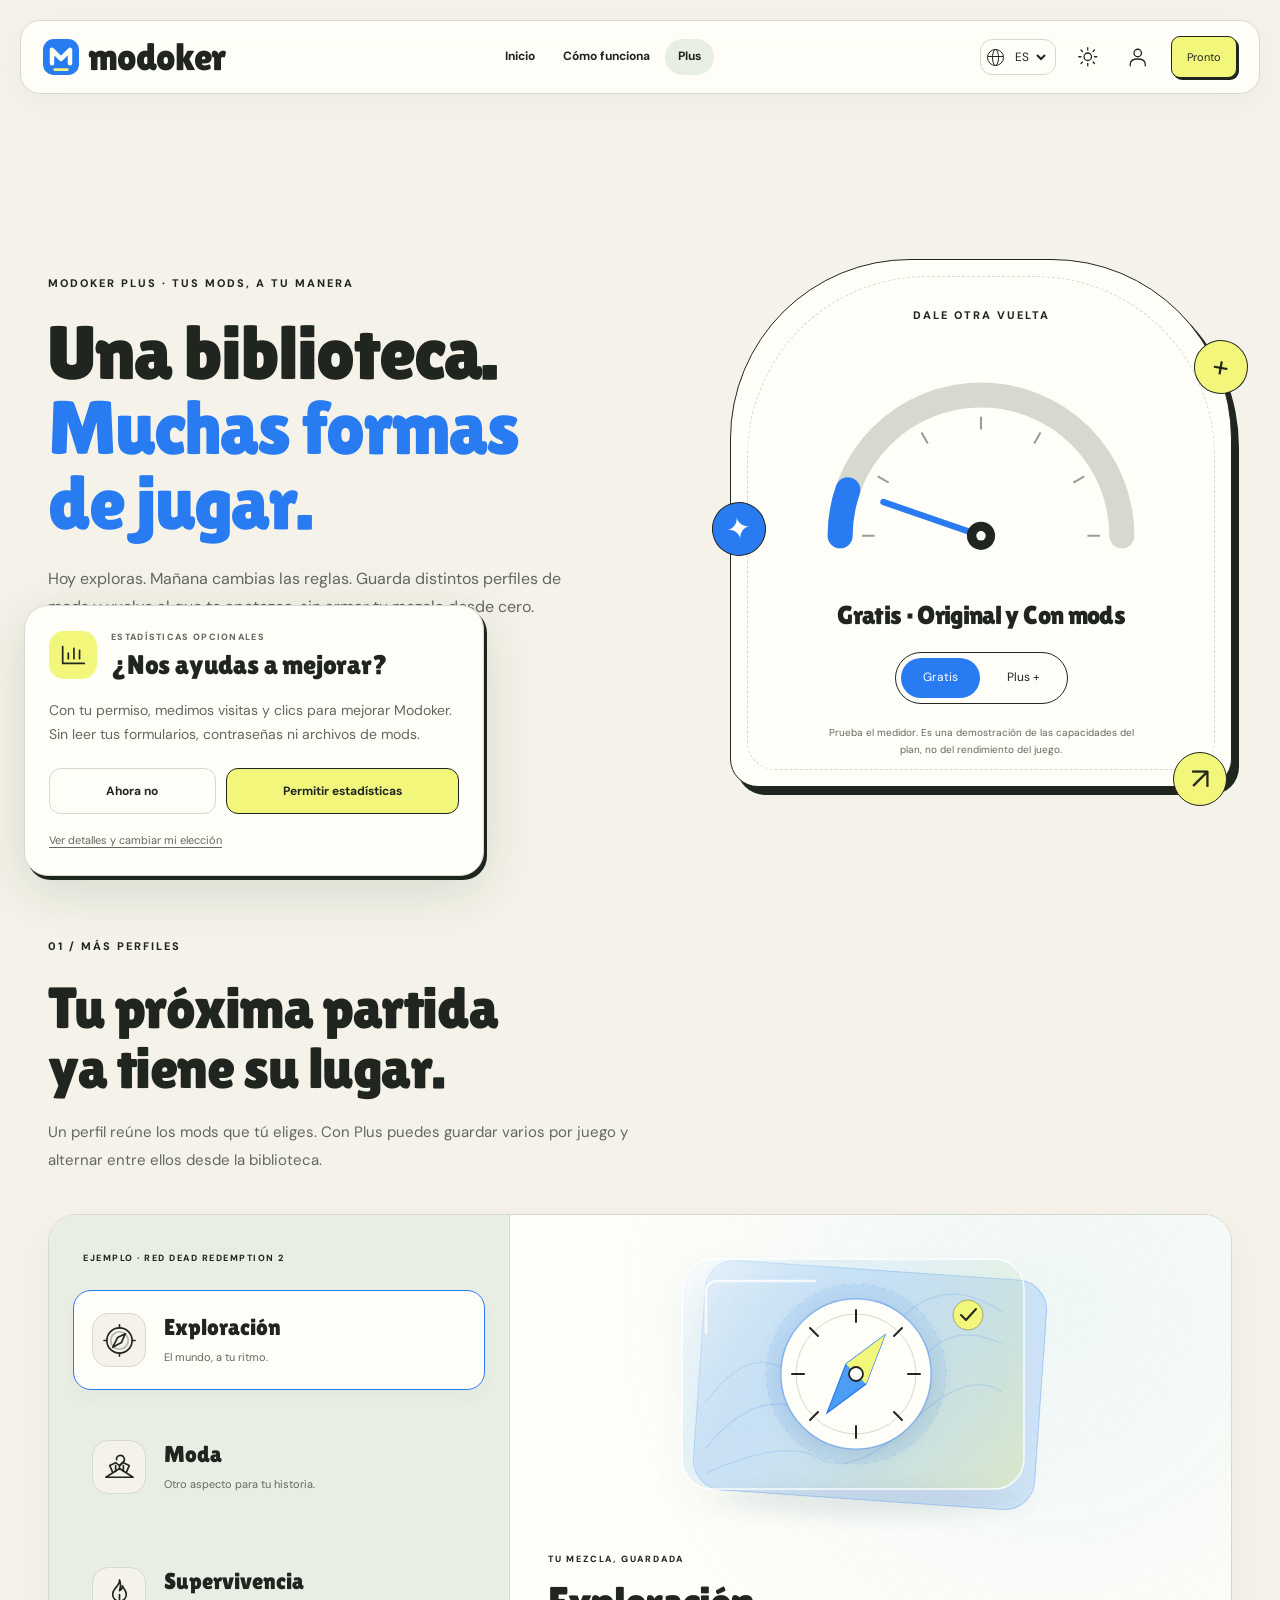
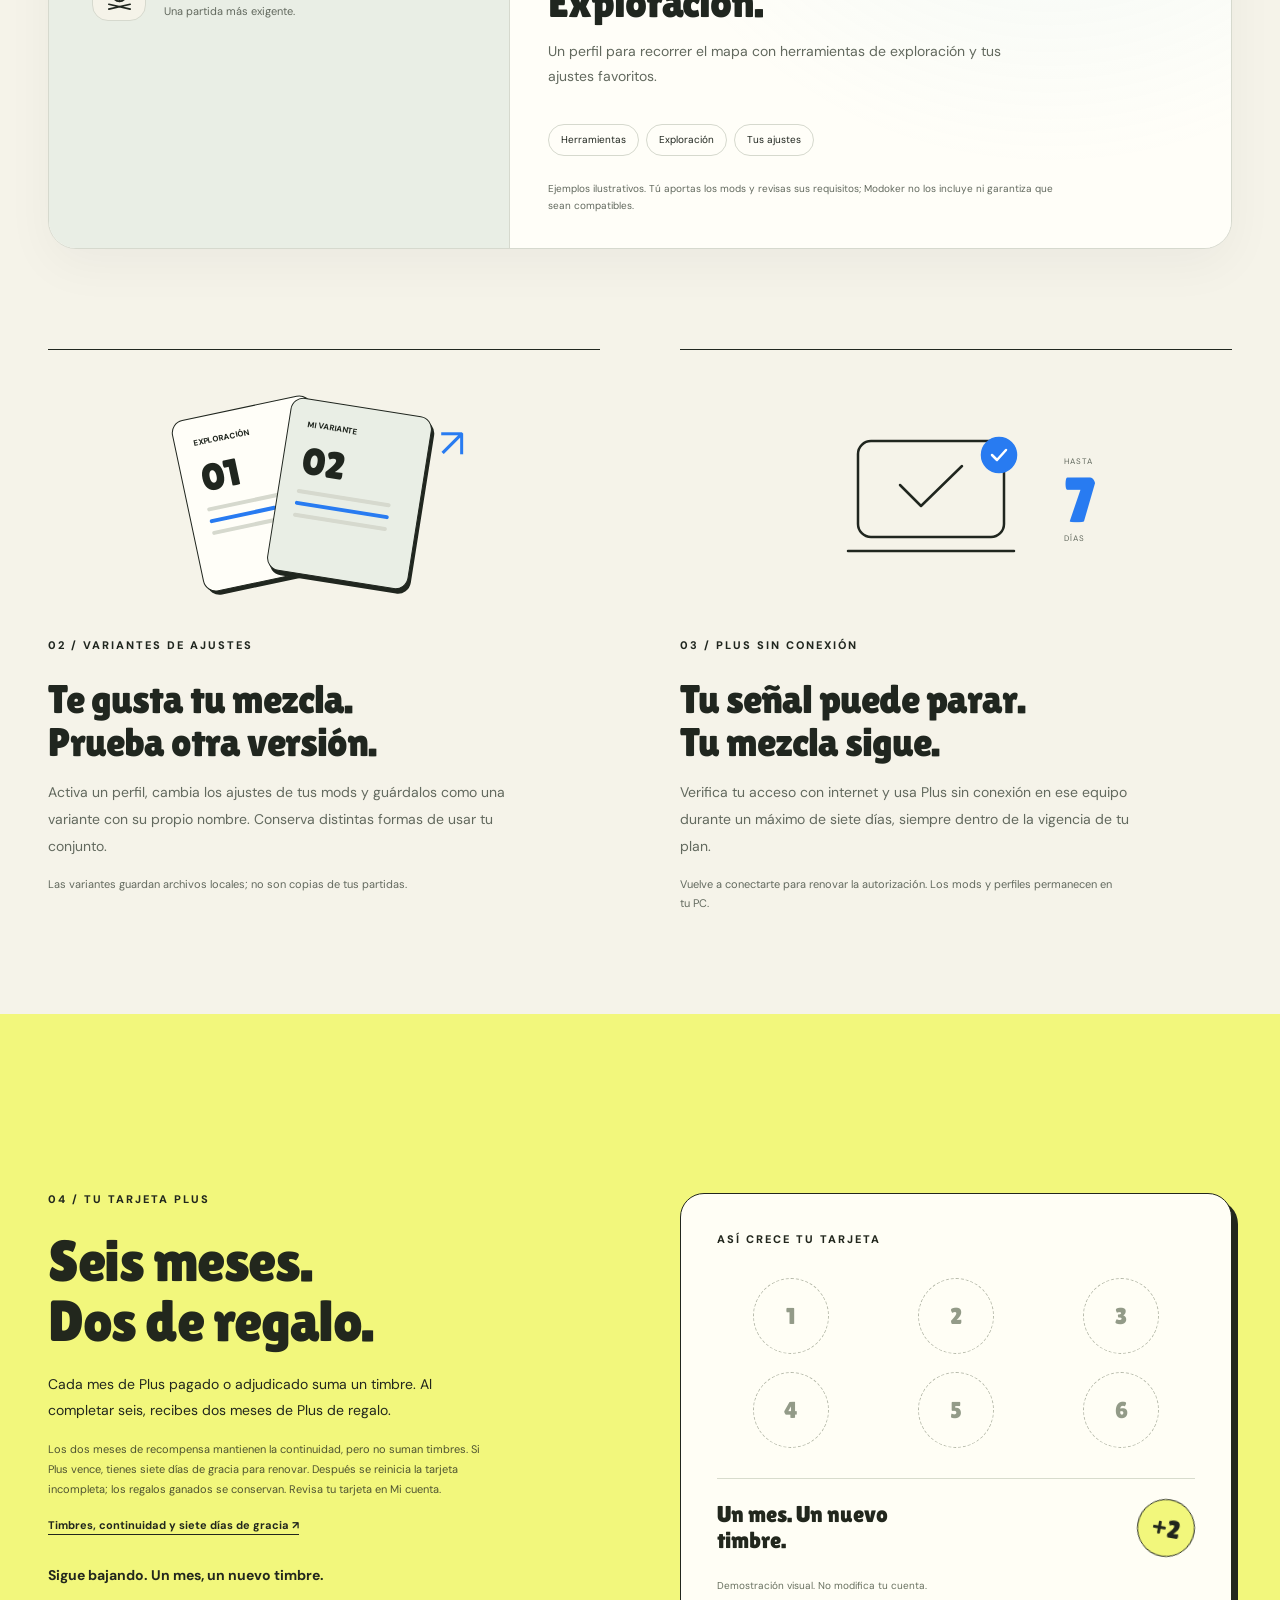
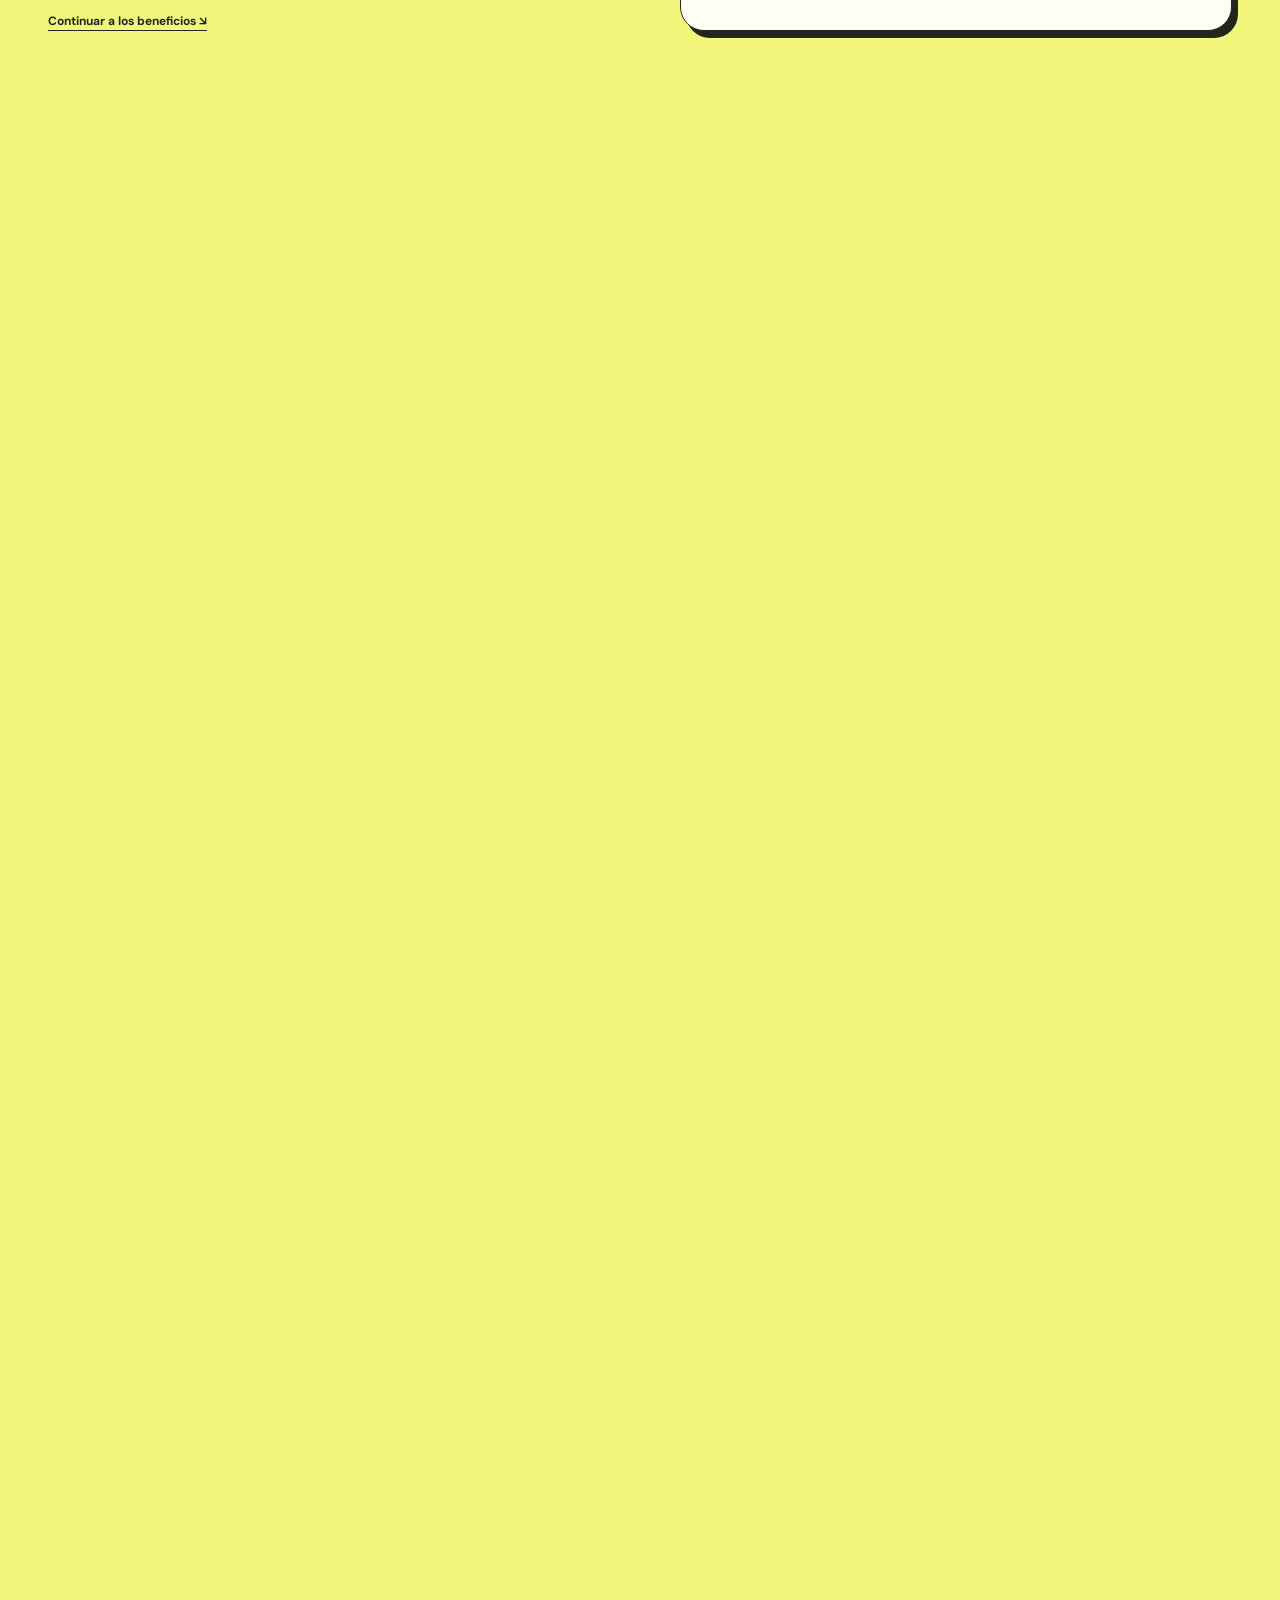
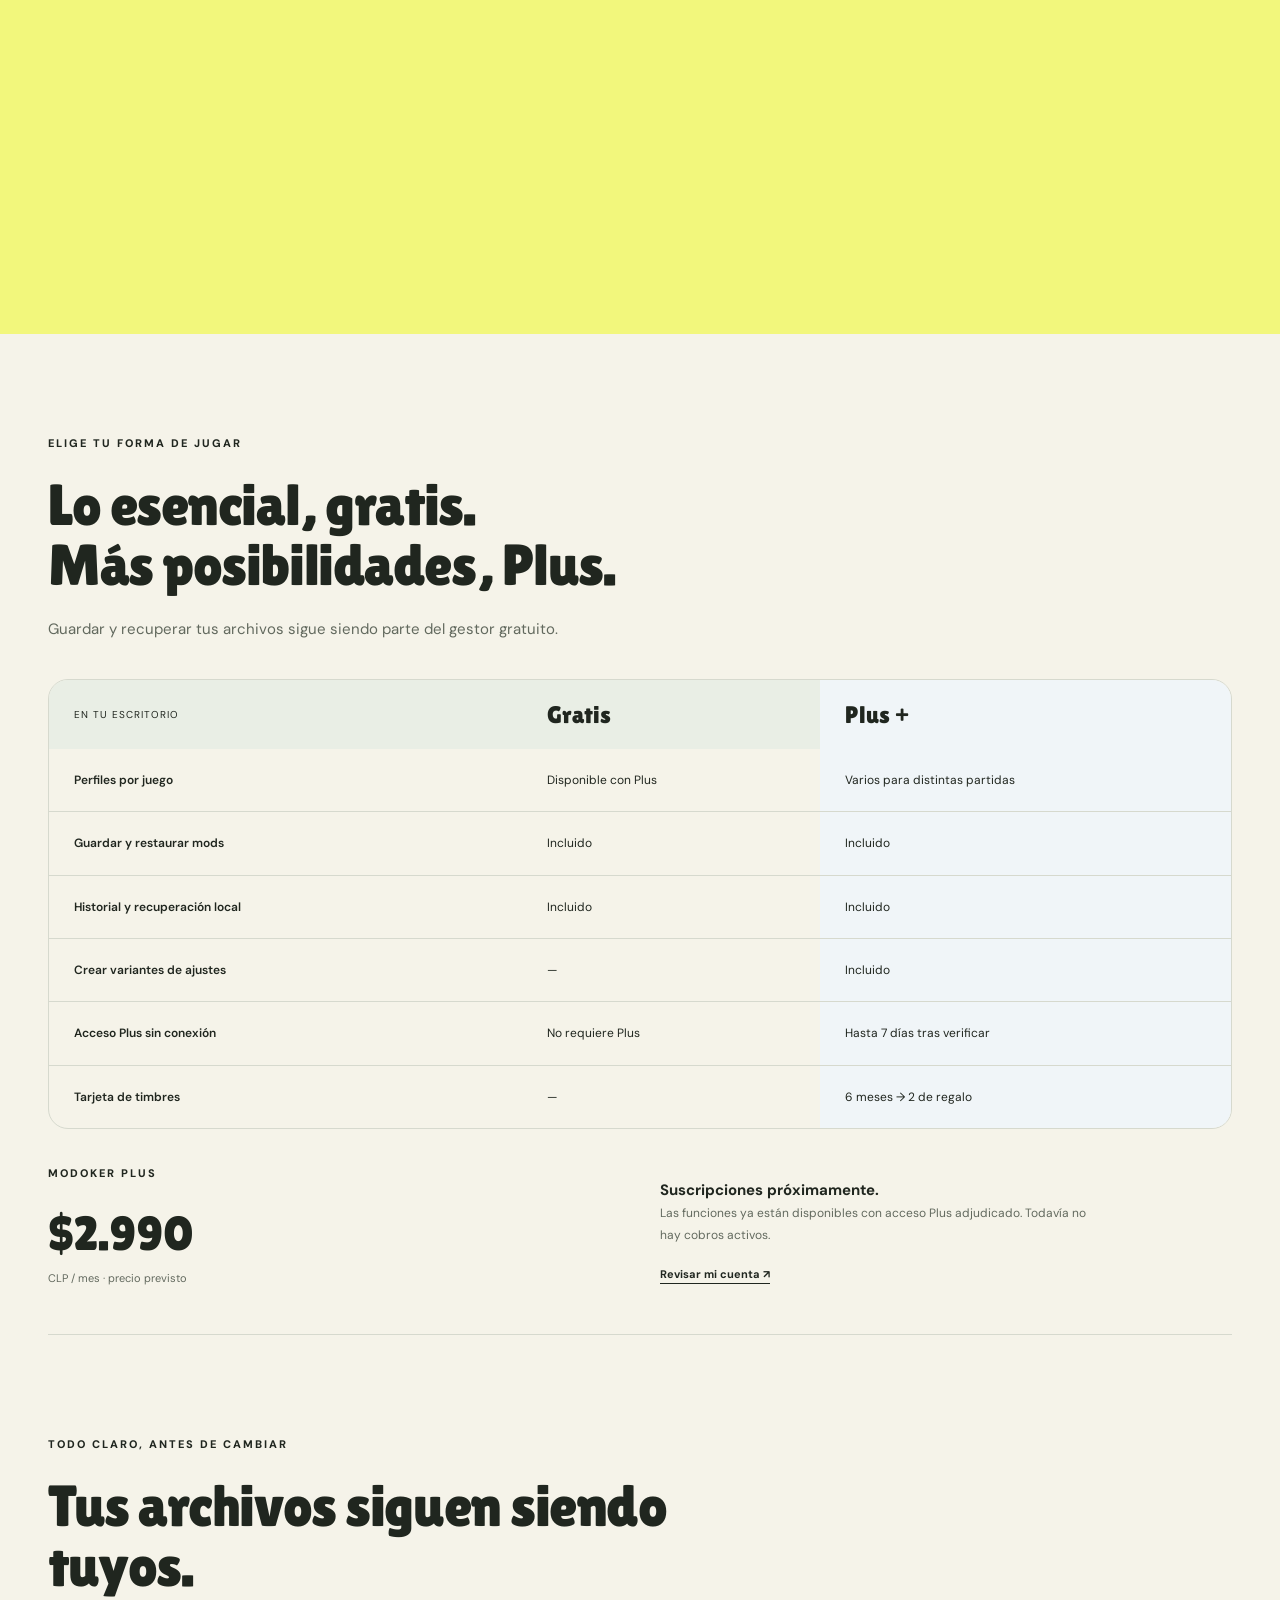
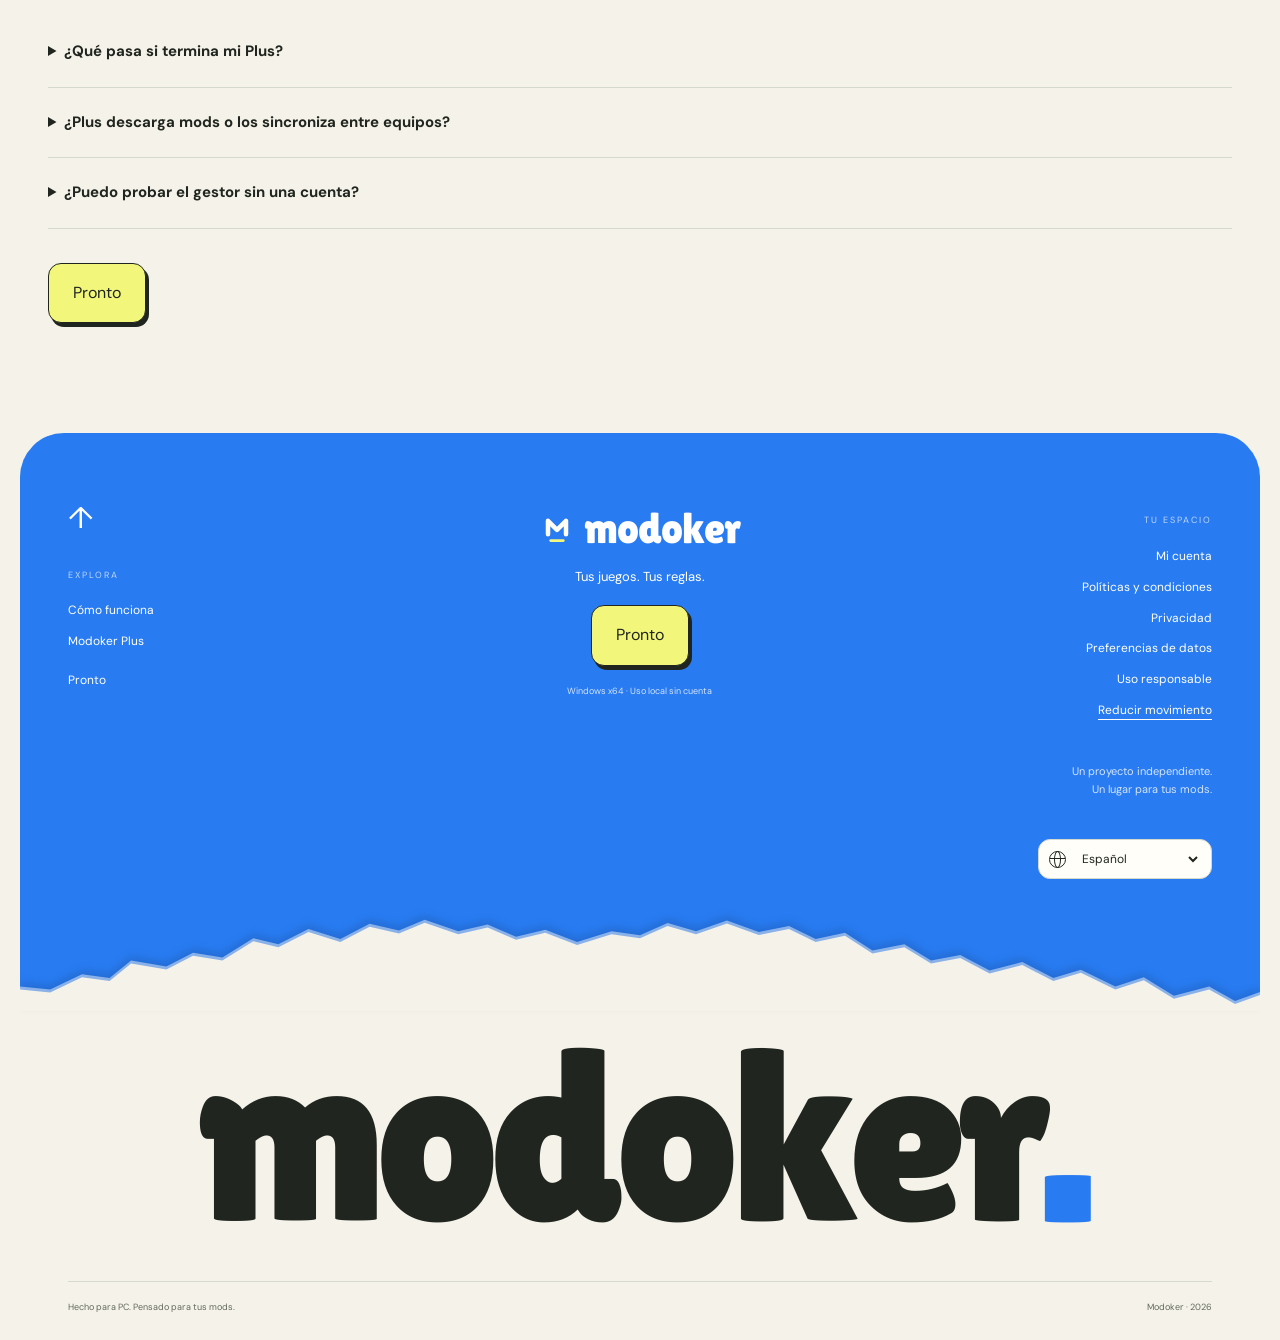
<file: plus.html>
<!doctype html><html lang="es"><head><meta charset="utf-8"><meta name="viewport" content="width=device-width,initial-scale=1"><meta name="description" content="Más perfiles, variantes de ajustes, Plus sin conexión y una tarjeta de timbres. Conoce lo que incluye Modoker Plus."><meta name="theme-color" content="#f5f3e9"><meta property="og:title" content="Modoker Plus — Más formas de jugar"><meta property="og:description" content="Más perfiles, variantes de ajustes, Plus sin conexión y una tarjeta de timbres. Conoce lo que incluye Modoker Plus."><meta property="og:type" content="website"><meta property="og:url" content="https://modoker.vercel.app/plus.html"><title>Modoker Plus — Más formas de jugar</title><link rel="icon" href="assets/favicon.svg" type="image/svg+xml"><link rel="stylesheet" href="assets/site.css?v=0241"><link rel="stylesheet" href="assets/experience.css"><script src="assets/site.js?v=soon1" defer></script><script src="assets/experience.js" defer></script><link rel="stylesheet" href="assets/refinements.css?v=020"><script src="assets/vendor/supabase.js" defer></script><script src="assets/auth.js?v=name-required-1" defer></script><link rel="stylesheet" href="assets/account.css"><link rel="stylesheet" href="assets/plan-gauge.css?v=1"><link rel="stylesheet" href="assets/plus-story.css?v=029"><script src="assets/plan-gauge.js?v=1" defer></script><script src="assets/plus-story.js?v=031?v=029" defer></script><link rel="stylesheet" href="assets/i18n.css?v=drawer4"><link rel="stylesheet" href="assets/coming-soon.css?v=2"><link rel="stylesheet" href="assets/web-analytics.css?v=2"><link rel="stylesheet" href="assets/stamps-scroll.css?v=029"><script src="assets/stamps-scroll.js?v=029" defer></script><link rel="stylesheet" href="assets/home-plus-refinements.css?v=031"><link rel="stylesheet" href="assets/footer-arrival.css?v=032"></head><body data-page="plus.html"><a class="skip" href="#main">Saltar al contenido</a><header class="site-header"><div class="nav-shell"><a class="brand" href="index.html" aria-label="Modoker, inicio"><span class="brand-mark"><svg viewBox="0 0 40 40" aria-hidden="true"><rect width="40" height="40" rx="12" fill="#287bf1"/><path d="M10 27V12L20 22L30 12V27" fill="none" stroke="#fffef5" stroke-width="5" stroke-linecap="round" stroke-linejoin="round"/><path d="M13 34H27" stroke="#f2f77c" stroke-width="3" stroke-linecap="round"/></svg></span><span class="brand-name"><span style="--letter:0">m</span><span style="--letter:1">o</span><span style="--letter:2">d</span><span style="--letter:3">o</span><span style="--letter:4">k</span><span style="--letter:5">e</span><span style="--letter:6">r</span></span></a><nav id="main-nav" aria-label="Navegación principal"><a href="index.html" >Inicio</a><a href="como-funciona.html" >Cómo funciona</a><a href="plus.html" aria-current="page">Plus</a></nav><div class="nav-actions"><button class="theme-toggle" aria-label="Cambiar entre claro y oscuro"><svg class="icon " viewBox="0 0 28 28" aria-hidden="true" fill="none" stroke="currentColor" stroke-width="1.7" stroke-linecap="round" stroke-linejoin="round"><circle cx="13" cy="13" r="5"/><path d="M13 1V4M13 22V25M1 13H4M22 13H25M4 4L6 6M20 20L22 22M4 22L6 20M20 6L22 4"/></svg></button><a href="cuenta.html" class="account-link" aria-label="Iniciar sesión o registrarse" title="Iniciar sesión o registrarse"><svg class="icon " viewBox="0 0 28 28" aria-hidden="true" fill="none" stroke="currentColor" stroke-width="1.7" stroke-linecap="round" stroke-linejoin="round"><circle cx="13" cy="8" r="5"/><path d="M3 25V23Q3 16 13 16Q23 16 23 23V25"/></svg></a><a class="btn small lemon coming-soon" href="descarga.html" title="Conoce el lanzamiento de Modoker para Windows">Pronto</a><button class="menu-toggle" aria-label="Abrir menú" aria-controls="mobile-menu" aria-expanded="false"><svg class="icon " viewBox="0 0 28 28" aria-hidden="true" fill="none" stroke="currentColor" stroke-width="1.7" stroke-linecap="round" stroke-linejoin="round"><path d="M3 6H23M3 13H23M3 20H23"/></svg></button></div></div></header><dialog id="mobile-menu" class="mobile-drawer" aria-labelledby="mobile-menu-title"><div class="drawer-top"><span id="mobile-menu-title">Tu espacio.</span><button class="drawer-close" aria-label="Cerrar menú">×</button></div><nav aria-label="Navegación móvil"><a href="index.html"><span>01</span>Inicio</a><a href="como-funciona.html"><span>02</span>Cómo funciona</a><a href="plus.html"><span>03</span>Modoker Plus</a></nav><div class="drawer-account"><a class="btn blue" href="cuenta.html">Iniciar sesión <span aria-hidden="true">↗</span></a><a href="cuenta.html#registro">Crear una cuenta <span aria-hidden="true">↗</span></a></div><div class="drawer-bottom"><span>Tu interfaz</span><button class="drawer-theme" aria-label="Cambiar entre claro y oscuro"><span aria-hidden="true">◐</span> Claro / Oscuro</button></div></dialog><main id="main" class="plus-story">
<section class="wrap plus-intro" data-metric-section="s0"><div><span class="eyebrow">MODOKER PLUS · TUS MODS, A TU MANERA</span><h1>Una biblioteca.<br><span>Muchas formas<br>de jugar.</span></h1><p class="lede">Hoy exploras. Mañana cambias las reglas. Guarda distintos perfiles de mods y vuelve al que te apetezca, sin armar tu mezcla desde cero.</p><a class="btn lemon" href="#plus-en-accion">Mira lo que puedes hacer <span aria-hidden="true">↘</span></a><p class="intro-note">Para GTA V, Red Dead Redemption 2 y Minecraft Java con Forge / NeoForge.</p></div><div class="potential-scene"><div class="potential-orbit" aria-hidden="true"><span>+</span><span>✦</span><span>↗</span></div><span class="eyebrow">DALE OTRA VUELTA</span><svg data-plan-gauge data-demo-gauge data-plan="free" viewBox="0 0 230 158" role="img" aria-label="Plan Gratis: acceso esencial"><path class="gauge-track" d="M25 120a90 90 0 0 1 180 0"/><g class="gauge-ticks"><path d="M39 120h8M49 82l7 4M77 54l4 7M115 44v8M153 54l-4 7M181 82l-7 4M191 120h-8"/></g><path class="gauge-fill" pathLength="100" d="M25 120a90 90 0 0 1 180 0"/><path class="gauge-needle" d="M115 120H49"/><circle class="gauge-hub" cx="115" cy="120" r="9"/><circle class="gauge-center" cx="115" cy="120" r="3"/></svg><h2 id="potential-label">Gratis · Original y Con mods</h2><div class="potential-toggle" role="group" aria-label="Comparar visualmente los planes"><button data-gauge-choice="free" aria-pressed="true">Gratis</button><button data-gauge-choice="plus" aria-pressed="false">Plus +</button></div><small>Prueba el medidor. Es una demostración de las capacidades del plan, no del rendimiento del juego.</small></div></section>
<section id="plus-en-accion" class="wrap plus-playground" data-metric-section="s1"><div class="story-heading"><span class="eyebrow">01 / MÁS PERFILES</span><h2>Tu próxima partida<br>ya tiene su lugar.</h2><p>Un perfil reúne los mods que tú eliges. Con Plus puedes guardar varios por juego y alternar entre ellos desde la biblioteca.</p></div><div class="profile-workbench"><div class="workbench-sidebar"><span class="eyebrow">EJEMPLO · RED DEAD REDEMPTION 2</span><button data-story-profile="explora" aria-pressed="true"><span class="profile-symbol"><svg viewBox="0 0 36 36" fill="none" stroke="currentColor" stroke-width="1.7" stroke-linecap="round" stroke-linejoin="round" aria-hidden="true"><circle cx="18" cy="18" r="13"/><circle cx="18" cy="18" r="9" opacity=".3"/><path class="compass-needle" d="m24 11-4 9-9 5 5-10Z"/><path d="M18 2v3M18 31v3M2 18h3M31 18h3"/></svg></span><span>Exploración<small>El mundo, a tu ritmo.</small></span></button><button data-story-profile="moda" aria-pressed="false"><span class="profile-symbol"><svg viewBox="0 0 36 36" fill="none" stroke="currentColor" stroke-width="1.7" stroke-linecap="round" stroke-linejoin="round" aria-hidden="true"><path d="M15 10a4 4 0 1 1 6 3l-3 3v3M18 19 4 28h28Z"/><path d="m11 23-3-7 6-3 4 3 4-3 6 3-3 7M14 16v6M22 16v6"/></svg></span><span>Moda<small>Otro aspecto para tu historia.</small></span></button><button data-story-profile="supervivencia" aria-pressed="false"><span class="profile-symbol"><svg viewBox="0 0 36 36" fill="none" stroke="currentColor" stroke-width="1.7" stroke-linecap="round" stroke-linejoin="round" aria-hidden="true"><path class="flame" d="M18 3c1 6-7 8-7 15a7 7 0 0 0 14 0c0-4-3-6-4-9 0 4-3 5-3 5s2-6 0-11Z"/><path d="m7 28 22 5M29 28 7 33M18 25v-7"/></svg></span><span>Supervivencia<small>Una partida más exigente.</small></span></button></div><div class="workbench-preview" data-scene="explora"><div class="profile-experience-art" aria-hidden="true"><svg viewBox="0 0 520 300" fill="none"><defs><linearGradient id="experience-glass" x1="65" y1="25" x2="410" y2="290" gradientUnits="userSpaceOnUse"><stop stop-color="white" stop-opacity=".7"/><stop offset=".4" stop-color="#a7d8f5" stop-opacity=".22"/><stop offset="1" stop-color="#f2f77c" stop-opacity=".4"/></linearGradient><linearGradient id="experience-water" x1="140" y1="40" x2="380" y2="270" gradientUnits="userSpaceOnUse"><stop stop-color="#68b8f7"/><stop offset="1" stop-color="#287bf1"/></linearGradient></defs><path class="experience-shadow" d="M95 264q165-35 330 0-165 35-330 0"/><rect class="experience-back" x="89" y="35" width="342" height="230" rx="30" transform="rotate(4 260 150)"/><rect class="experience-glass" x="72" y="24" width="342" height="230" rx="30"/><path class="experience-sheen" d="M96 98V58q0-12 12-12h97"/><g class="experience-scene experience-explora"><path class="experience-map" d="M96 213q55-68 110-31t90-33 96-40M96 167q45-62 87-27t92-37 117-26M96 238q78-35 113-15t92-35 91-31"/><circle class="experience-orbit" cx="246" cy="139" r="90"/><circle class="experience-face" cx="246" cy="139" r="75"/><circle class="experience-dial" cx="246" cy="139" r="60"/><path class="experience-ticks" d="M246 75v12M246 191v12M182 139h12M298 139h12M200 93l8 8M284 177l8 8M200 185l8-8M284 101l8-8"/><g class="experience-needle"><path class="needle-blue" d="m275 100-19 49-39 29 19-49Z"/><path class="needle-lemon" d="m275 100-19 49-20-20Z"/><circle cx="246" cy="139" r="7"/></g><circle class="experience-pin" cx="358" cy="80" r="15"/><path class="experience-pin-check" d="m351 80 5 5 10-11"/></g><g class="experience-scene experience-moda"><rect class="experience-wardrobe" x="120" y="53" width="250" height="170" rx="20"/><path class="experience-rail" d="M145 86h200M154 211h182"/><path class="experience-hanger" d="M234 102a11 11 0 1 1 17 9l-8 7v13m0 0-70 39h140Z"/><path class="experience-shirt" d="m209 125-29 12-17 35 27 13 11-19-4 48h92l-4-48 11 19 27-13-17-35-29-12q-19 30-38 0Z"/><path class="experience-seam" d="M222 143q20 16 41 0M208 198h70"/><circle class="experience-pin" cx="358" cy="80" r="15"/><path class="experience-pin-check" d="m351 80 5 5 10-11"/></g><g class="experience-scene experience-supervivencia"><path class="experience-mountains" d="m97 195 67-92 51 65 46-79 74 106 55-46 2 78H97Z"/><path class="experience-snow" d="m151 120 13-17 18 24-14-3-7 8ZM246 115l15-26 23 33-18-5-8 9Z"/><path class="experience-log" d="m188 216 104 22m0-22-104 22"/><path class="experience-fire" d="M242 107c10 28-39 43-39 73a40 40 0 0 0 80 0c0-19-19-34-20-52-4 24-15 26-15 26s13-25-6-47Z"/><path class="experience-flame" d="M243 157c4 16-17 23-17 39a17 17 0 0 0 34 0c0-12-9-14-10-23-1 9-7 13-7 13s6-15 0-29Z"/><path class="experience-sparks" d="M217 99v-7M280 113l6-6M202 137l-6-6"/></g></svg></div><span class="eyebrow">TU MEZCLA, GUARDADA</span><h3 id="story-profile-name">Exploración.</h3><p id="story-profile-description" aria-live="polite">Un perfil para recorrer el mapa con herramientas de exploración y tus ajustes favoritos.</p><div id="story-profile-chips" class="mix-chips"><span>Herramientas</span><span>Exploración</span><span>Tus ajustes</span></div><small>Ejemplos ilustrativos. Tú aportas los mods y revisas sus requisitos; Modoker no los incluye ni garantiza que sean compatibles.</small></div></div></section>
<section class="wrap plus-details" data-metric-section="s2"><article class="detail-variants"><div class="variant-art" aria-hidden="true"><span class="variant-sheet back">EXPLORACIÓN <b>01</b><i></i><i></i><i></i></span><span class="variant-sheet front">MI VARIANTE <b>02</b><i></i><i></i><i></i></span><span class="variant-arrow">↗</span></div><span class="eyebrow">02 / VARIANTES DE AJUSTES</span><h2>Te gusta tu mezcla.<br>Prueba otra versión.</h2><p>Activa un perfil, cambia los ajustes de tus mods y guárdalos como una variante con su propio nombre. Conserva distintas formas de usar tu conjunto.</p><small>Las variantes guardan archivos locales; no son copias de tus partidas.</small></article><article class="detail-offline"><div class="offline-art" aria-hidden="true"><svg viewBox="0 0 230 155"><rect x="42" y="18" width="146" height="96" rx="13"/><path d="M32 128h166M92 128h46M84 62l21 21 41-40"/><circle class="offline-pulse" cx="183" cy="32" r="17"/><path d="m176 32 5 5 9-10"/></svg><span>HASTA <b>7</b> DÍAS</span></div><span class="eyebrow">03 / PLUS SIN CONEXIÓN</span><h2>Tu señal puede parar.<br>Tu mezcla sigue.</h2><p>Verifica tu acceso con internet y usa Plus sin conexión en ese equipo durante un máximo de siete días, siempre dentro de la vigencia de tu plan.</p><small>Vuelve a conectarte para renovar la autorización. Los mods y perfiles permanecen en tu PC.</small></article></section>
<section class="plus-stamps-section" data-metric-section="s3"><div class="wrap stamps-story"><div><span class="eyebrow">04 / TU TARJETA PLUS</span><h2>Seis meses.<br>Dos de regalo.</h2><p>Cada mes de Plus pagado o adjudicado suma un timbre. Al completar seis, recibes dos meses de Plus de regalo.</p><p class="stamp-note">Los dos meses de recompensa mantienen la continuidad, pero no suman timbres. Si Plus vence, tienes siete días de gracia para renovar. Después se reinicia la tarjeta incompleta; los regalos ganados se conservan. Revisa tu tarjeta en Mi cuenta.</p><p><a class="text-link" href="timbres.html">Timbres, continuidad y siete días de gracia ↗</a></p><p class="stamp-scroll-hint">Sigue bajando. Un mes, un nuevo timbre.</p><a class="text-link stamp-skip" href="#plus-comparacion">Continuar a los beneficios ↘</a></div><div class="stamp-demo-track"><div class="stamp-demo" aria-label="Demostración de tarjeta de seis timbres"><span class="eyebrow">ASÍ CRECE TU TARJETA</span><div class="demo-stamps" aria-hidden="true"><span>1</span><span>2</span><span>3</span><span>4</span><span>5</span><span>6</span></div><div class="stamp-demo-result"><b id="demo-stamp-result" aria-live="polite">Un mes. Un nuevo timbre.</b><span class="gift-disc">+2</span></div><small>Demostración visual. No modifica tu cuenta.</small></div></div></div></section>
<section id="plus-comparacion" class="wrap plus-comparison" data-metric-section="s4"><div class="story-heading"><span class="eyebrow">ELIGE TU FORMA DE JUGAR</span><h2>Lo esencial, gratis.<br>Más posibilidades, Plus.</h2><p>Guardar y recuperar tus archivos sigue siendo parte del gestor gratuito.</p></div><div class="comparison-table"><table><caption class="sr-only">Comparación entre Gratis y Modoker Plus</caption><thead><tr><th scope="col">En tu escritorio</th><th scope="col">Gratis</th><th scope="col">Plus +</th></tr></thead><tbody><tr><th scope="row">Perfiles por juego</th><td>Disponible con Plus</td><td>Varios para distintas partidas</td></tr><tr><th scope="row">Guardar y restaurar mods</th><td>Incluido</td><td>Incluido</td></tr><tr><th scope="row">Historial y recuperación local</th><td>Incluido</td><td>Incluido</td></tr><tr><th scope="row">Crear variantes de ajustes</th><td>—</td><td>Incluido</td></tr><tr><th scope="row">Acceso Plus sin conexión</th><td>No requiere Plus</td><td>Hasta 7 días tras verificar</td></tr><tr><th scope="row">Tarjeta de timbres</th><td>—</td><td>6 meses → 2 de regalo</td></tr></tbody></table></div><div class="plus-price-strip"><div><span class="eyebrow">MODOKER PLUS</span><p class="story-price">$2.990 <span>CLP / mes · precio previsto</span></p></div><div><strong>Suscripciones próximamente.</strong><p>Las funciones ya están disponibles con acceso Plus adjudicado. Todavía no hay cobros activos.</p><a class="text-link" href="cuenta.html">Revisar mi cuenta ↗</a></div></div></section>
<section class="wrap plus-questions" data-metric-section="s5"><span class="eyebrow">TODO CLARO, ANTES DE CAMBIAR</span><h2>Tus archivos siguen siendo tuyos.</h2><details><summary>¿Qué pasa si termina mi Plus?</summary><p>Tus mods y perfiles no se borran. Puedes volver a Original, recuperar o exportar tus archivos. Crear y activar perfiles requiere acceso Plus vigente.</p></details><details><summary>¿Plus descarga mods o los sincroniza entre equipos?</summary><p>No. Tú eliges y aportas los mods. Los archivos y sus ajustes se guardan en el equipo donde trabajas; tu cuenta acompaña el acceso a Plus, no transporta tus mods.</p></details><details><summary>¿Puedo probar el gestor sin una cuenta?</summary><p>Sí. Puedes guardar y restaurar tus mods con el gestor local gratuito. Crear y activar perfiles requiere iniciar sesión y tener Plus vigente.</p></details><a class="btn lemon coming-soon" href="descarga.html" title="Conoce el lanzamiento de Modoker para Windows">Pronto</a></section>
</main>
<footer class="site-footer paper-footer"><div class="footer-main wrap"><div class="footer-explore"><a class="footer-up" href="#main" aria-label="Volver al inicio">↑</a><span>EXPLORA</span><a href="como-funciona.html">Cómo funciona</a><a href="plus.html">Modoker Plus</a><a class="coming-soon" href="descarga.html" title="Conoce el lanzamiento de Modoker para Windows">Pronto</a></div><div class="footer-center"><a class="brand" href="index.html"><span class="brand-mark"><svg viewBox="0 0 40 40" aria-hidden="true"><rect width="40" height="40" rx="12" fill="#287bf1"/><path d="M10 27V12L20 22L30 12V27" fill="none" stroke="#fffef5" stroke-width="5" stroke-linecap="round" stroke-linejoin="round"/><path d="M13 34H27" stroke="#f2f77c" stroke-width="3" stroke-linecap="round"/></svg></span><span class="brand-name"><span style="--letter:0">m</span><span style="--letter:1">o</span><span style="--letter:2">d</span><span style="--letter:3">o</span><span style="--letter:4">k</span><span style="--letter:5">e</span><span style="--letter:6">r</span></span></a><p>Tus juegos. Tus reglas.</p><a class="btn lemon coming-soon" href="descarga.html" title="Conoce el lanzamiento de Modoker para Windows">Pronto</a><small>Windows x64 · Uso local sin cuenta</small></div><div class="footer-space"><span>TU ESPACIO</span><a href="cuenta.html">Mi cuenta</a><a href="politicas.html">Políticas y condiciones</a><a href="privacidad.html">Privacidad</a><a href="cookies.html#preferencias">Preferencias de datos</a><a href="uso-responsable.html">Uso responsable</a><button id="reduce-motion" aria-pressed="false">Reducir movimiento</button><p>Un proyecto independiente.<br>Un lugar para tus mods.</p></div></div><div class="footer-paper"><svg class="paper-edge" viewBox="0 0 1440 120" preserveAspectRatio="none" aria-hidden="true"><path d="M0 92L35 96L72 76L104 81L129 58L170 66L201 48L235 54L271 29L300 37L335 17L372 30L406 10L440 19L470 5L509 20L543 11L576 27L610 18L647 34L687 20L720 25L752 9L785 20L821 6L858 21L893 13L924 30L958 22L990 45L1027 37L1058 58L1092 51L1126 71L1164 60L1200 81L1232 70L1272 92L1305 80L1340 104L1381 92L1411 111L1440 99V120H0Z"/><path class="mobile-paper-cut" d="M0 72L85 80L170 53L255 63L340 33L425 43L510 17L595 33L680 14L765 30L850 16L935 37L1020 30L1105 51L1190 42L1275 67L1360 59L1440 78V120H0Z"/></svg><a class="footer-wordmark" href="index.html" aria-label="Modoker, volver al inicio"><span style="--letter:0">m</span><span style="--letter:1">o</span><span style="--letter:2">d</span><span style="--letter:3">o</span><span style="--letter:4">k</span><span style="--letter:5">e</span><span style="--letter:6">r</span><span class="wordmark-dot">.</span></a><div class="footer-bottom wrap"><span>Hecho para PC. Pensado para tus mods.</span><span>Modoker · 2026</span></div></div></footer><div class="toast" role="status" aria-live="polite"></div><script src="assets/i18n-catalogs.js?v=continuity2"></script><script src="assets/i18n-core.js?v=0251"></script><script src="assets/i18n.js?v=drawer4"></script><script src="assets/web-analytics.js?v=2" defer></script><script src="assets/footer-arrival.js?v=032" defer></script></body></html>
</file>
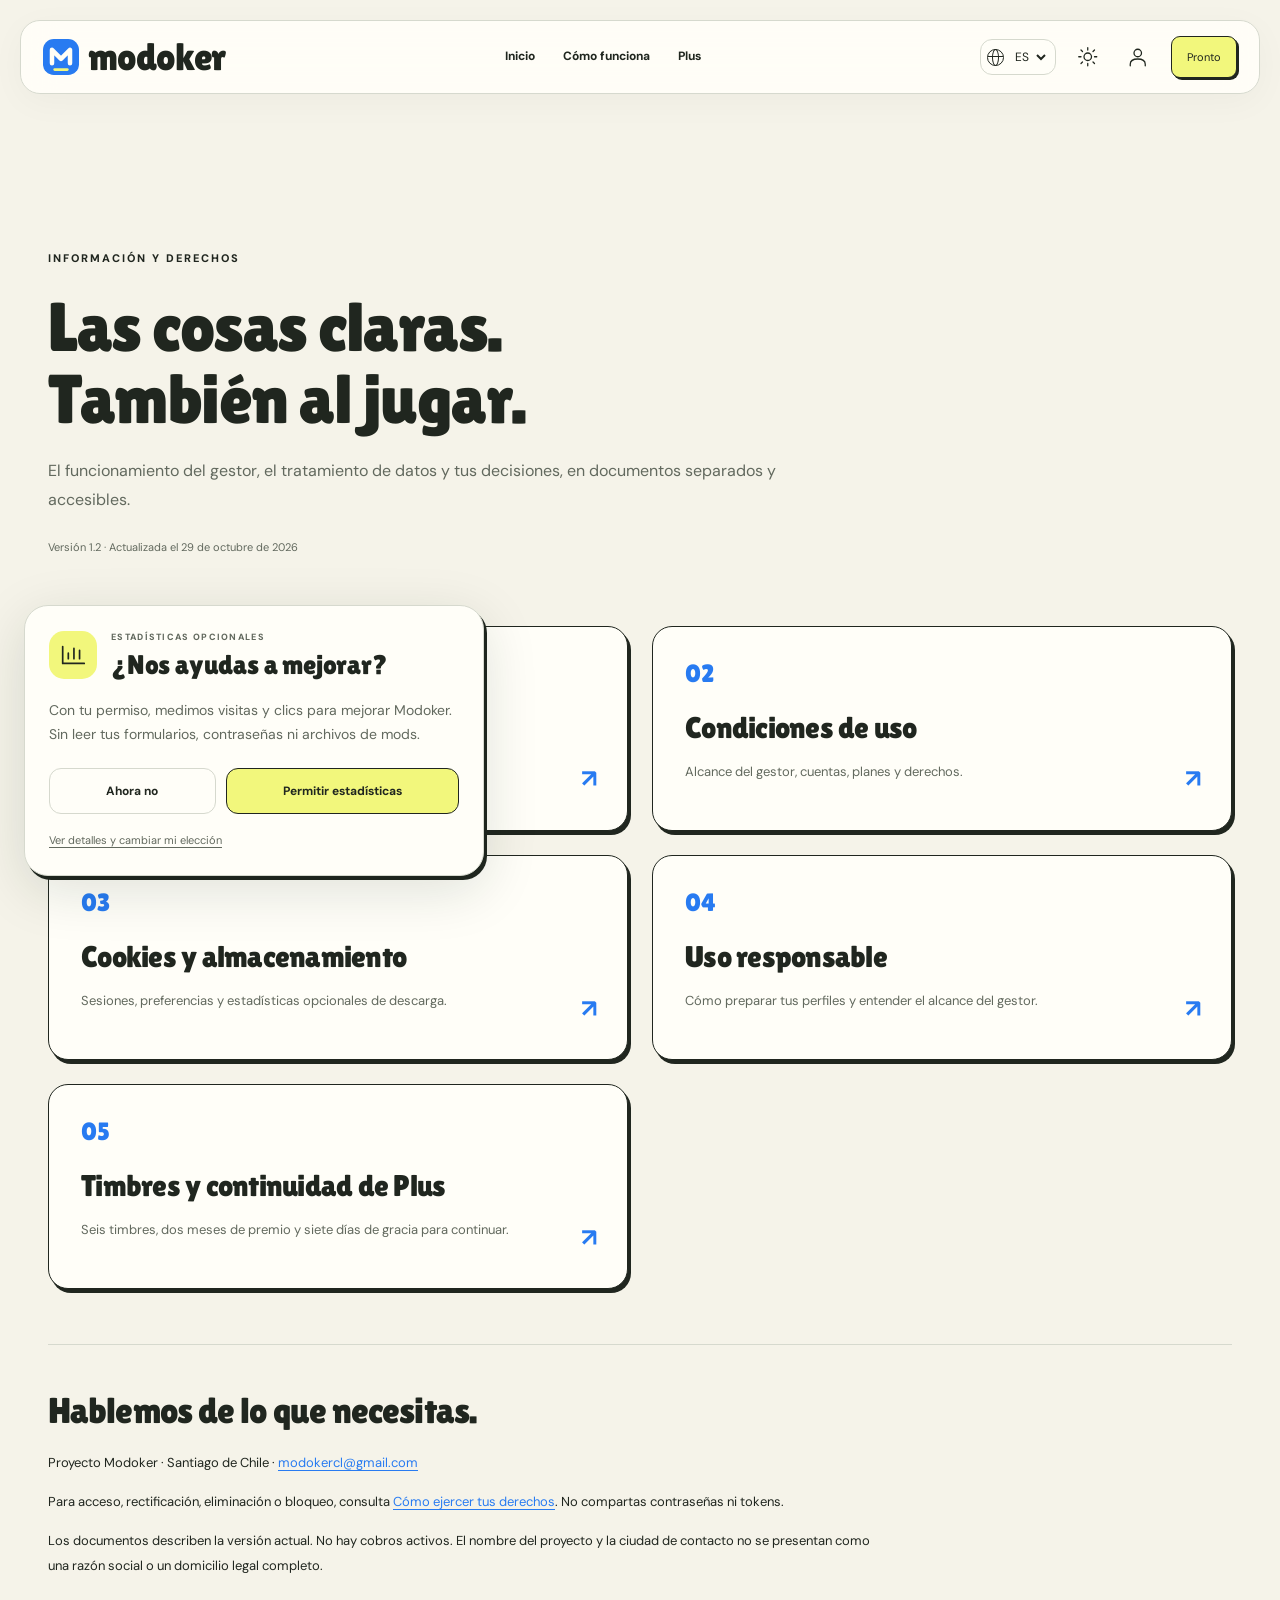
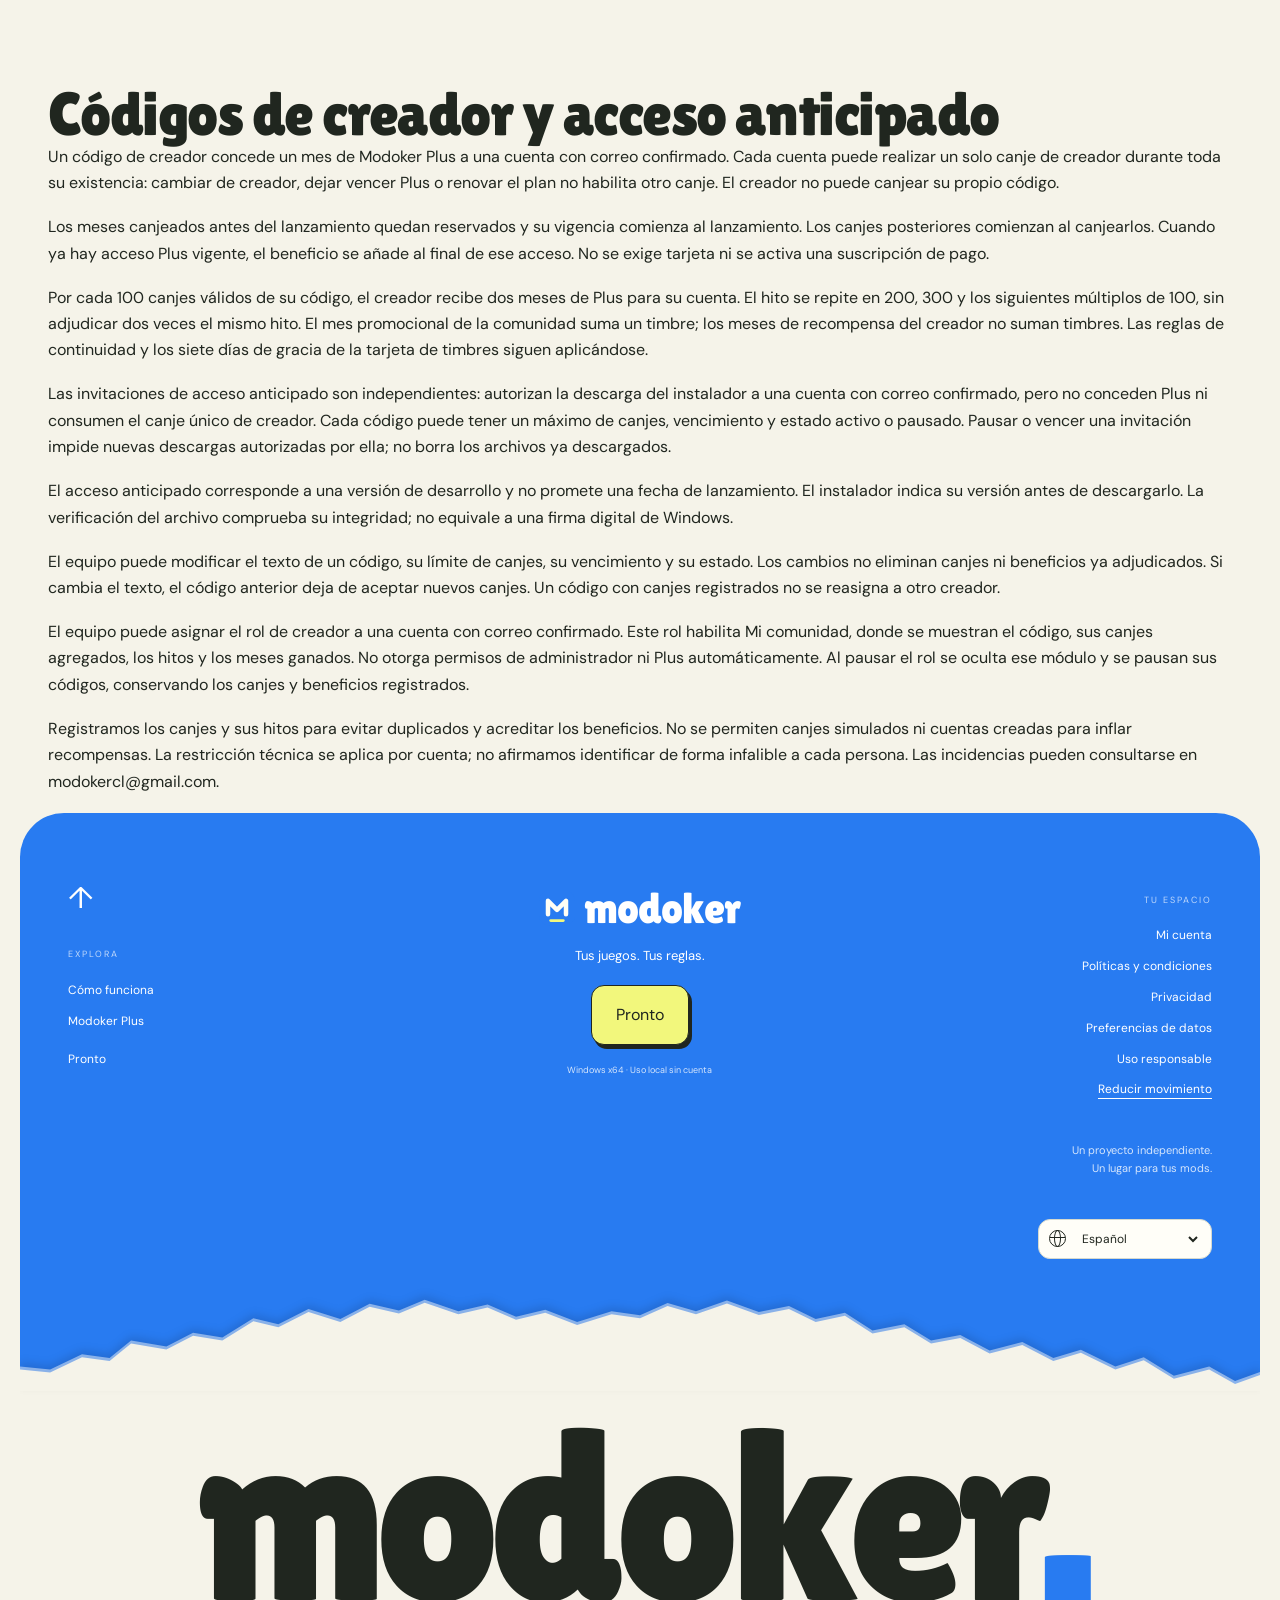
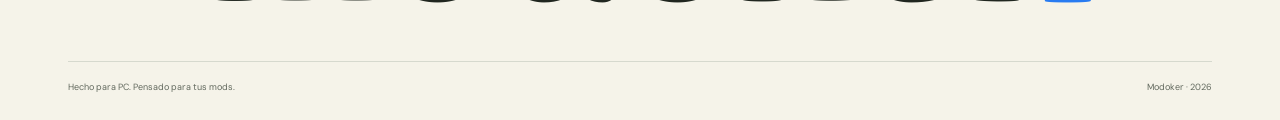
<file: politicas.html>
<!doctype html><html lang="es"><head><meta charset="utf-8"><meta name="viewport" content="width=device-width,initial-scale=1"><meta name="description" content="Centro de políticas de la web y aplicación Modoker."><meta name="theme-color" content="#f5f3e9"><meta property="og:title" content="Centro de políticas — Modoker"><meta property="og:description" content="Centro de políticas de la web y aplicación Modoker."><meta property="og:type" content="website"><meta property="og:url" content="https://modoker.vercel.app/politicas.html"><title>Centro de políticas — Modoker</title><link rel="icon" href="assets/favicon.svg" type="image/svg+xml"><link rel="stylesheet" href="assets/site.css?v=0241"><link rel="stylesheet" href="assets/experience.css"><script src="assets/site.js?v=soon1" defer></script><script src="assets/experience.js" defer></script><link rel="stylesheet" href="assets/refinements.css?v=020"><script src="assets/vendor/supabase.js" defer></script><script src="assets/auth.js?v=name-required-1" defer></script><link rel="stylesheet" href="assets/account.css"><link rel="stylesheet" href="assets/legal.css?v=1"><script src="assets/legal-preferences.js?v=1" defer></script><link rel="stylesheet" href="assets/i18n.css?v=drawer4"><link rel="stylesheet" href="assets/coming-soon.css?v=2"><link rel="stylesheet" href="assets/web-analytics.css?v=2"><link rel="stylesheet" href="assets/footer-arrival.css?v=032"></head><body data-page="politicas.html"><a class="skip" href="#main">Saltar al contenido</a><header class="site-header"><div class="nav-shell"><a class="brand" href="index.html" aria-label="Modoker, inicio"><span class="brand-mark"><svg viewBox="0 0 40 40" aria-hidden="true"><rect width="40" height="40" rx="12" fill="#287bf1"/><path d="M10 27V12L20 22L30 12V27" fill="none" stroke="#fffef5" stroke-width="5" stroke-linecap="round" stroke-linejoin="round"/><path d="M13 34H27" stroke="#f2f77c" stroke-width="3" stroke-linecap="round"/></svg></span><span class="brand-name"><span style="--letter:0">m</span><span style="--letter:1">o</span><span style="--letter:2">d</span><span style="--letter:3">o</span><span style="--letter:4">k</span><span style="--letter:5">e</span><span style="--letter:6">r</span></span></a><nav id="main-nav" aria-label="Navegación principal"><a href="index.html" >Inicio</a><a href="como-funciona.html" >Cómo funciona</a><a href="plus.html" >Plus</a></nav><div class="nav-actions"><button class="theme-toggle" aria-label="Cambiar entre claro y oscuro"><svg class="icon " viewBox="0 0 28 28" aria-hidden="true" fill="none" stroke="currentColor" stroke-width="1.7" stroke-linecap="round" stroke-linejoin="round"><circle cx="13" cy="13" r="5"/><path d="M13 1V4M13 22V25M1 13H4M22 13H25M4 4L6 6M20 20L22 22M4 22L6 20M20 6L22 4"/></svg></button><a href="cuenta.html" class="account-link" aria-label="Iniciar sesión o registrarse" title="Iniciar sesión o registrarse"><svg class="icon " viewBox="0 0 28 28" aria-hidden="true" fill="none" stroke="currentColor" stroke-width="1.7" stroke-linecap="round" stroke-linejoin="round"><circle cx="13" cy="8" r="5"/><path d="M3 25V23Q3 16 13 16Q23 16 23 23V25"/></svg></a><a class="btn small lemon coming-soon" href="descarga.html" title="Conoce el lanzamiento de Modoker para Windows">Pronto</a><button class="menu-toggle" aria-label="Abrir menú" aria-controls="mobile-menu" aria-expanded="false"><svg class="icon " viewBox="0 0 28 28" aria-hidden="true" fill="none" stroke="currentColor" stroke-width="1.7" stroke-linecap="round" stroke-linejoin="round"><path d="M3 6H23M3 13H23M3 20H23"/></svg></button></div></div></header><dialog id="mobile-menu" class="mobile-drawer" aria-labelledby="mobile-menu-title"><div class="drawer-top"><span id="mobile-menu-title">Tu espacio.</span><button class="drawer-close" aria-label="Cerrar menú">×</button></div><nav aria-label="Navegación móvil"><a href="index.html"><span>01</span>Inicio</a><a href="como-funciona.html"><span>02</span>Cómo funciona</a><a href="plus.html"><span>03</span>Modoker Plus</a></nav><div class="drawer-account"><a class="btn blue" href="cuenta.html">Iniciar sesión <span aria-hidden="true">↗</span></a><a href="cuenta.html#registro">Crear una cuenta <span aria-hidden="true">↗</span></a></div><div class="drawer-bottom"><span>Tu interfaz</span><button class="drawer-theme" aria-label="Cambiar entre claro y oscuro"><span aria-hidden="true">◐</span> Claro / Oscuro</button></div></dialog><main id="main" class="legal-hub"><header class="wrap legal-hero"><span class="eyebrow">INFORMACIÓN Y DERECHOS</span><h1>Las cosas claras.<br>También al jugar.</h1><p class="lede">El funcionamiento del gestor, el tratamiento de datos y tus decisiones, en documentos separados y accesibles.</p><p class="legal-version">Versión 1.2 · Actualizada el 29 de octubre de 2026</p></header><section class="wrap legal-index-grid" aria-label="Documentos" data-metric-section="s0"><a class="legal-index-card" href="privacidad.html"><span>01</span><h2>Política de privacidad</h2><p>Qué usamos, para qué y cómo ejercer tus derechos.</p><b aria-hidden="true">↗</b></a><a class="legal-index-card" href="terminos.html"><span>02</span><h2>Condiciones de uso</h2><p>Alcance del gestor, cuentas, planes y derechos.</p><b aria-hidden="true">↗</b></a><a class="legal-index-card" href="cookies.html"><span>03</span><h2>Cookies y almacenamiento</h2><p>Sesiones, preferencias y estadísticas opcionales de descarga.</p><b aria-hidden="true">↗</b></a><a class="legal-index-card" href="uso-responsable.html"><span>04</span><h2>Uso responsable</h2><p>Cómo preparar tus perfiles y entender el alcance del gestor.</p><b aria-hidden="true">↗</b></a><a class="legal-index-card" href="timbres.html"><span>05</span><h2>Timbres y continuidad de Plus</h2><p>Seis timbres, dos meses de premio y siete días de gracia para continuar.</p><b aria-hidden="true">↗</b></a></section><section class="wrap legal-contact" data-metric-section="s1"><h2>Hablemos de lo que necesitas.</h2><p>Proyecto Modoker · Santiago de Chile · <a href="mailto:modokercl@gmail.com">modokercl@gmail.com</a></p><p>Para acceso, rectificación, eliminación o bloqueo, consulta <a href="privacidad.html#derechos">Cómo ejercer tus derechos</a>. No compartas contraseñas ni tokens.</p><p>Los documentos describen la versión actual. No hay cobros activos. El nombre del proyecto y la ciudad de contacto no se presentan como una razón social o un domicilio legal completo.</p></section><section class="wrap legal-section" id="codigos"><h2>Códigos de creador y acceso anticipado</h2><p>Un código de creador concede un mes de Modoker Plus a una cuenta con correo confirmado. Cada cuenta puede realizar un solo canje de creador durante toda su existencia: cambiar de creador, dejar vencer Plus o renovar el plan no habilita otro canje. El creador no puede canjear su propio código.</p><p>Los meses canjeados antes del lanzamiento quedan reservados y su vigencia comienza al lanzamiento. Los canjes posteriores comienzan al canjearlos. Cuando ya hay acceso Plus vigente, el beneficio se añade al final de ese acceso. No se exige tarjeta ni se activa una suscripción de pago.</p><p>Por cada 100 canjes válidos de su código, el creador recibe dos meses de Plus para su cuenta. El hito se repite en 200, 300 y los siguientes múltiplos de 100, sin adjudicar dos veces el mismo hito. El mes promocional de la comunidad suma un timbre; los meses de recompensa del creador no suman timbres. Las reglas de continuidad y los siete días de gracia de la <a href="timbres.html">tarjeta de timbres</a> siguen aplicándose.</p><p>Las invitaciones de acceso anticipado son independientes: autorizan la descarga del instalador a una cuenta con correo confirmado, pero no conceden Plus ni consumen el canje único de creador. Cada código puede tener un máximo de canjes, vencimiento y estado activo o pausado. Pausar o vencer una invitación impide nuevas descargas autorizadas por ella; no borra los archivos ya descargados.</p><p>El acceso anticipado corresponde a una versión de desarrollo y no promete una fecha de lanzamiento. El instalador indica su versión antes de descargarlo. La verificación del archivo comprueba su integridad; no equivale a una firma digital de Windows.</p><p>El equipo puede modificar el texto de un código, su límite de canjes, su vencimiento y su estado. Los cambios no eliminan canjes ni beneficios ya adjudicados. Si cambia el texto, el código anterior deja de aceptar nuevos canjes. Un código con canjes registrados no se reasigna a otro creador.</p><p>El equipo puede asignar el rol de creador a una cuenta con correo confirmado. Este rol habilita Mi comunidad, donde se muestran el código, sus canjes agregados, los hitos y los meses ganados. No otorga permisos de administrador ni Plus automáticamente. Al pausar el rol se oculta ese módulo y se pausan sus códigos, conservando los canjes y beneficios registrados.</p><p>Registramos los canjes y sus hitos para evitar duplicados y acreditar los beneficios. No se permiten canjes simulados ni cuentas creadas para inflar recompensas. La restricción técnica se aplica por cuenta; no afirmamos identificar de forma infalible a cada persona. Las incidencias pueden consultarse en modokercl@gmail.com.</p></section></main><footer class="site-footer paper-footer"><div class="footer-main wrap"><div class="footer-explore"><a class="footer-up" href="#main" aria-label="Volver al inicio">↑</a><span>EXPLORA</span><a href="como-funciona.html">Cómo funciona</a><a href="plus.html">Modoker Plus</a><a class="coming-soon" href="descarga.html" title="Conoce el lanzamiento de Modoker para Windows">Pronto</a></div><div class="footer-center"><a class="brand" href="index.html"><span class="brand-mark"><svg viewBox="0 0 40 40" aria-hidden="true"><rect width="40" height="40" rx="12" fill="#287bf1"/><path d="M10 27V12L20 22L30 12V27" fill="none" stroke="#fffef5" stroke-width="5" stroke-linecap="round" stroke-linejoin="round"/><path d="M13 34H27" stroke="#f2f77c" stroke-width="3" stroke-linecap="round"/></svg></span><span class="brand-name"><span style="--letter:0">m</span><span style="--letter:1">o</span><span style="--letter:2">d</span><span style="--letter:3">o</span><span style="--letter:4">k</span><span style="--letter:5">e</span><span style="--letter:6">r</span></span></a><p>Tus juegos. Tus reglas.</p><a class="btn lemon coming-soon" href="descarga.html" title="Conoce el lanzamiento de Modoker para Windows">Pronto</a><small>Windows x64 · Uso local sin cuenta</small></div><div class="footer-space"><span>TU ESPACIO</span><a href="cuenta.html">Mi cuenta</a><a href="politicas.html">Políticas y condiciones</a><a href="privacidad.html">Privacidad</a><a href="cookies.html#preferencias">Preferencias de datos</a><a href="uso-responsable.html">Uso responsable</a><button id="reduce-motion" aria-pressed="false">Reducir movimiento</button><p>Un proyecto independiente.<br>Un lugar para tus mods.</p></div></div><div class="footer-paper"><svg class="paper-edge" viewBox="0 0 1440 120" preserveAspectRatio="none" aria-hidden="true"><path d="M0 92L35 96L72 76L104 81L129 58L170 66L201 48L235 54L271 29L300 37L335 17L372 30L406 10L440 19L470 5L509 20L543 11L576 27L610 18L647 34L687 20L720 25L752 9L785 20L821 6L858 21L893 13L924 30L958 22L990 45L1027 37L1058 58L1092 51L1126 71L1164 60L1200 81L1232 70L1272 92L1305 80L1340 104L1381 92L1411 111L1440 99V120H0Z"/><path class="mobile-paper-cut" d="M0 72L85 80L170 53L255 63L340 33L425 43L510 17L595 33L680 14L765 30L850 16L935 37L1020 30L1105 51L1190 42L1275 67L1360 59L1440 78V120H0Z"/></svg><a class="footer-wordmark" href="index.html" aria-label="Modoker, volver al inicio"><span style="--letter:0">m</span><span style="--letter:1">o</span><span style="--letter:2">d</span><span style="--letter:3">o</span><span style="--letter:4">k</span><span style="--letter:5">e</span><span style="--letter:6">r</span><span class="wordmark-dot">.</span></a><div class="footer-bottom wrap"><span>Hecho para PC. Pensado para tus mods.</span><span>Modoker · 2026</span></div></div></footer><div class="toast" role="status" aria-live="polite"></div><script src="assets/i18n-catalogs.js?v=continuity2"></script><script src="assets/i18n-core.js?v=0251"></script><script src="assets/i18n.js?v=drawer4"></script><script src="assets/web-analytics.js?v=2" defer></script><script src="assets/footer-arrival.js?v=032" defer></script></body></html>
</file>
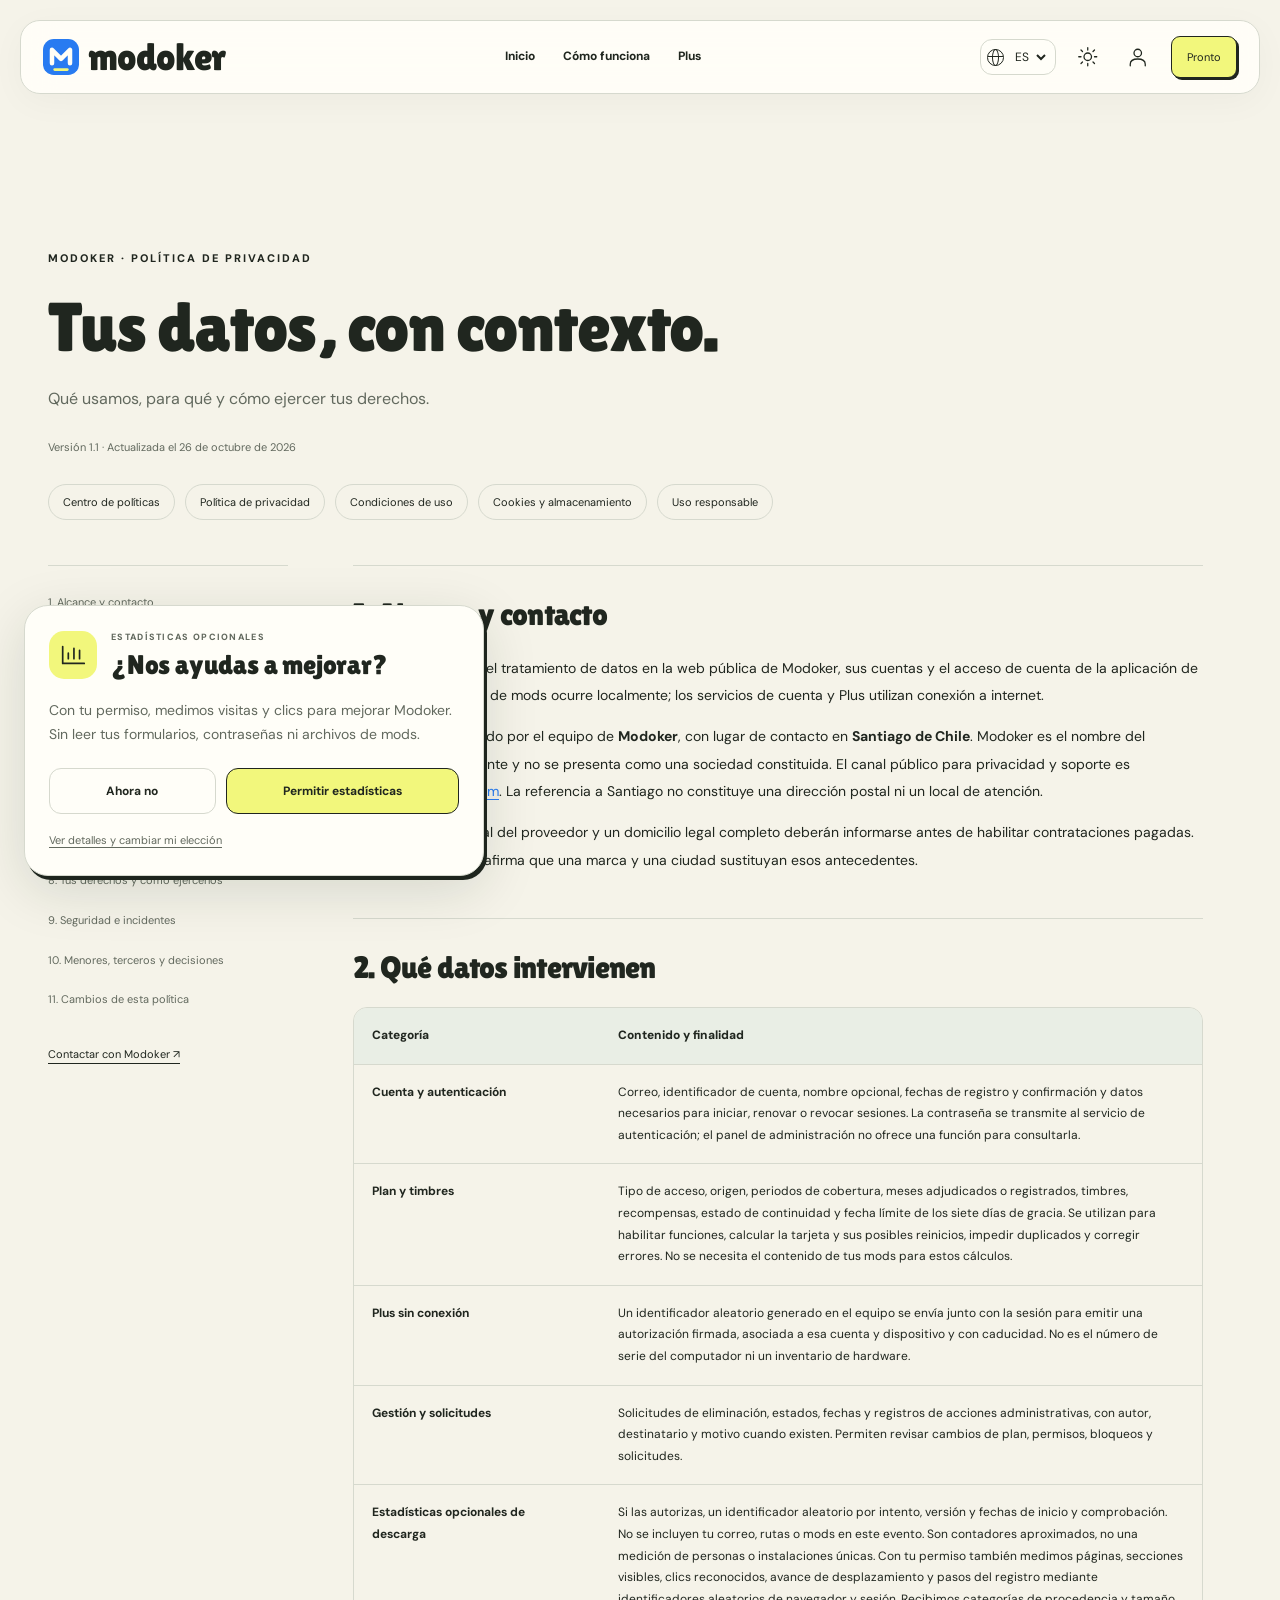
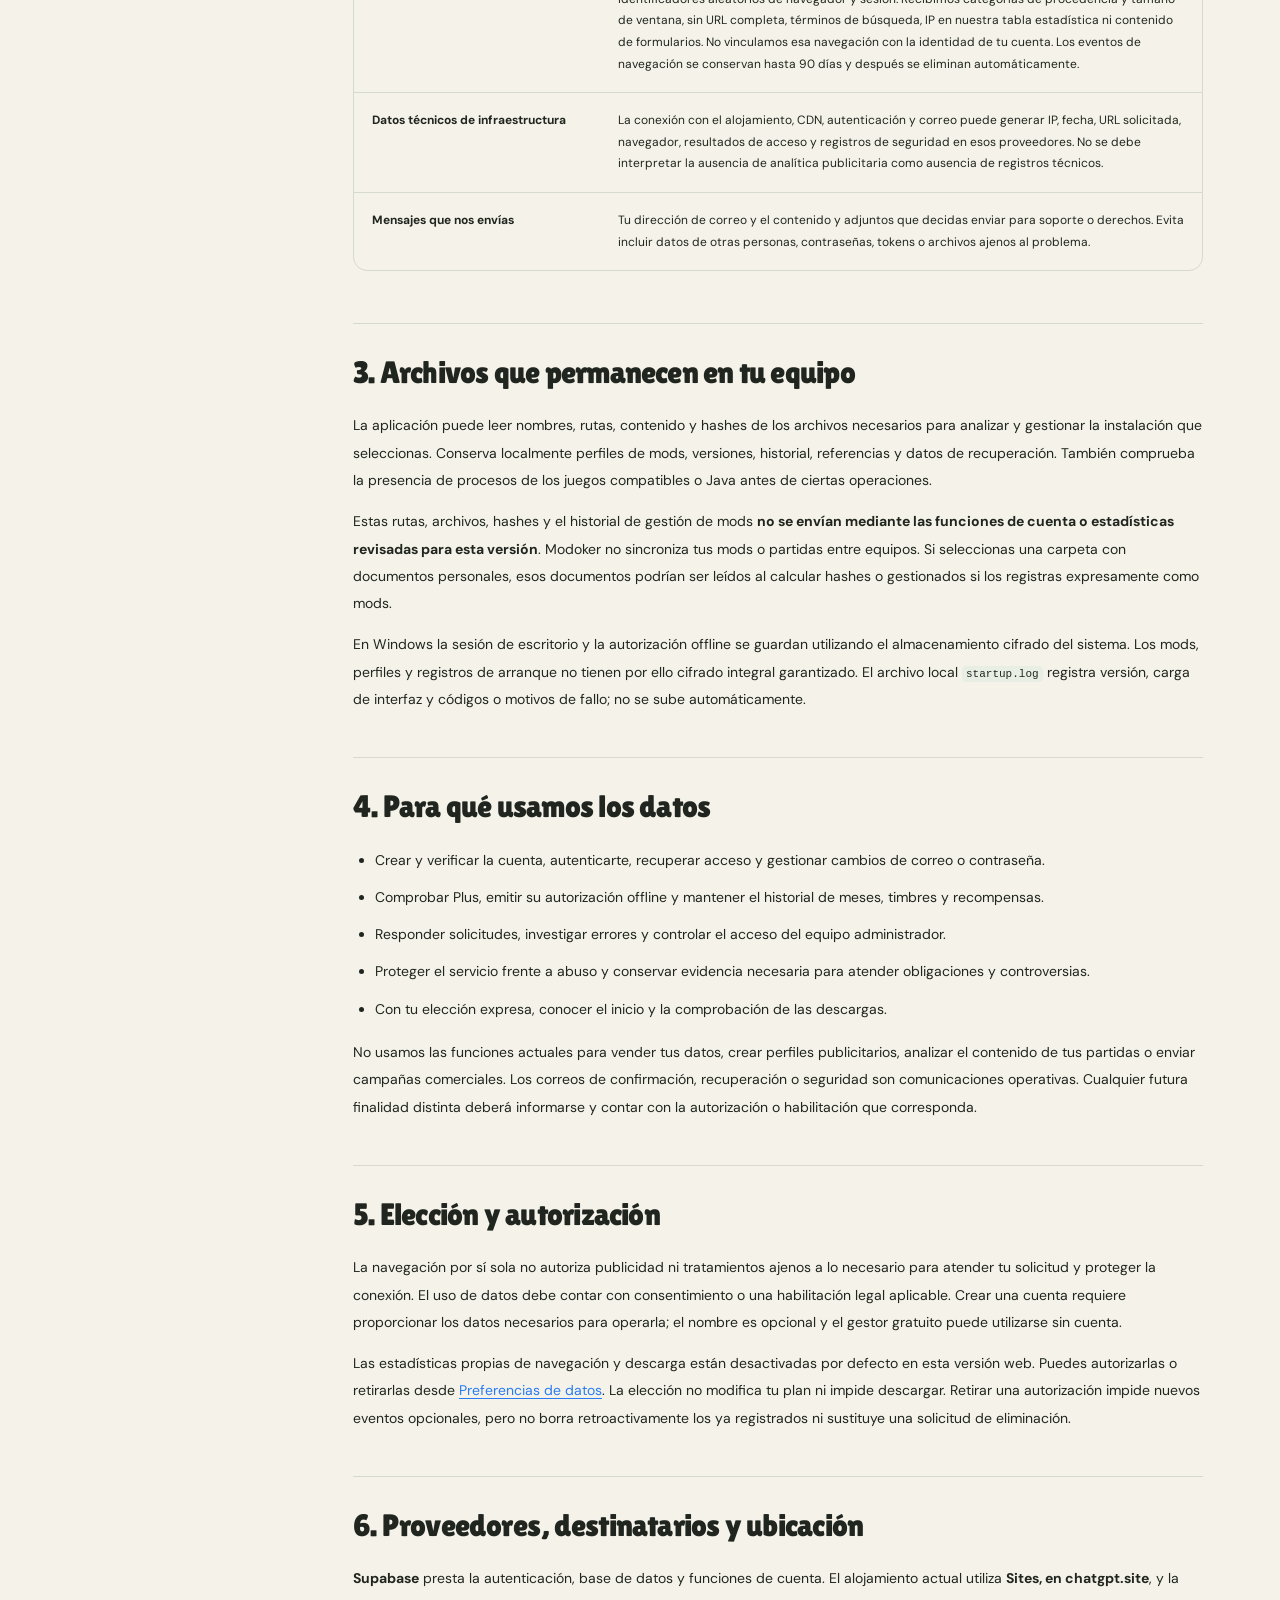
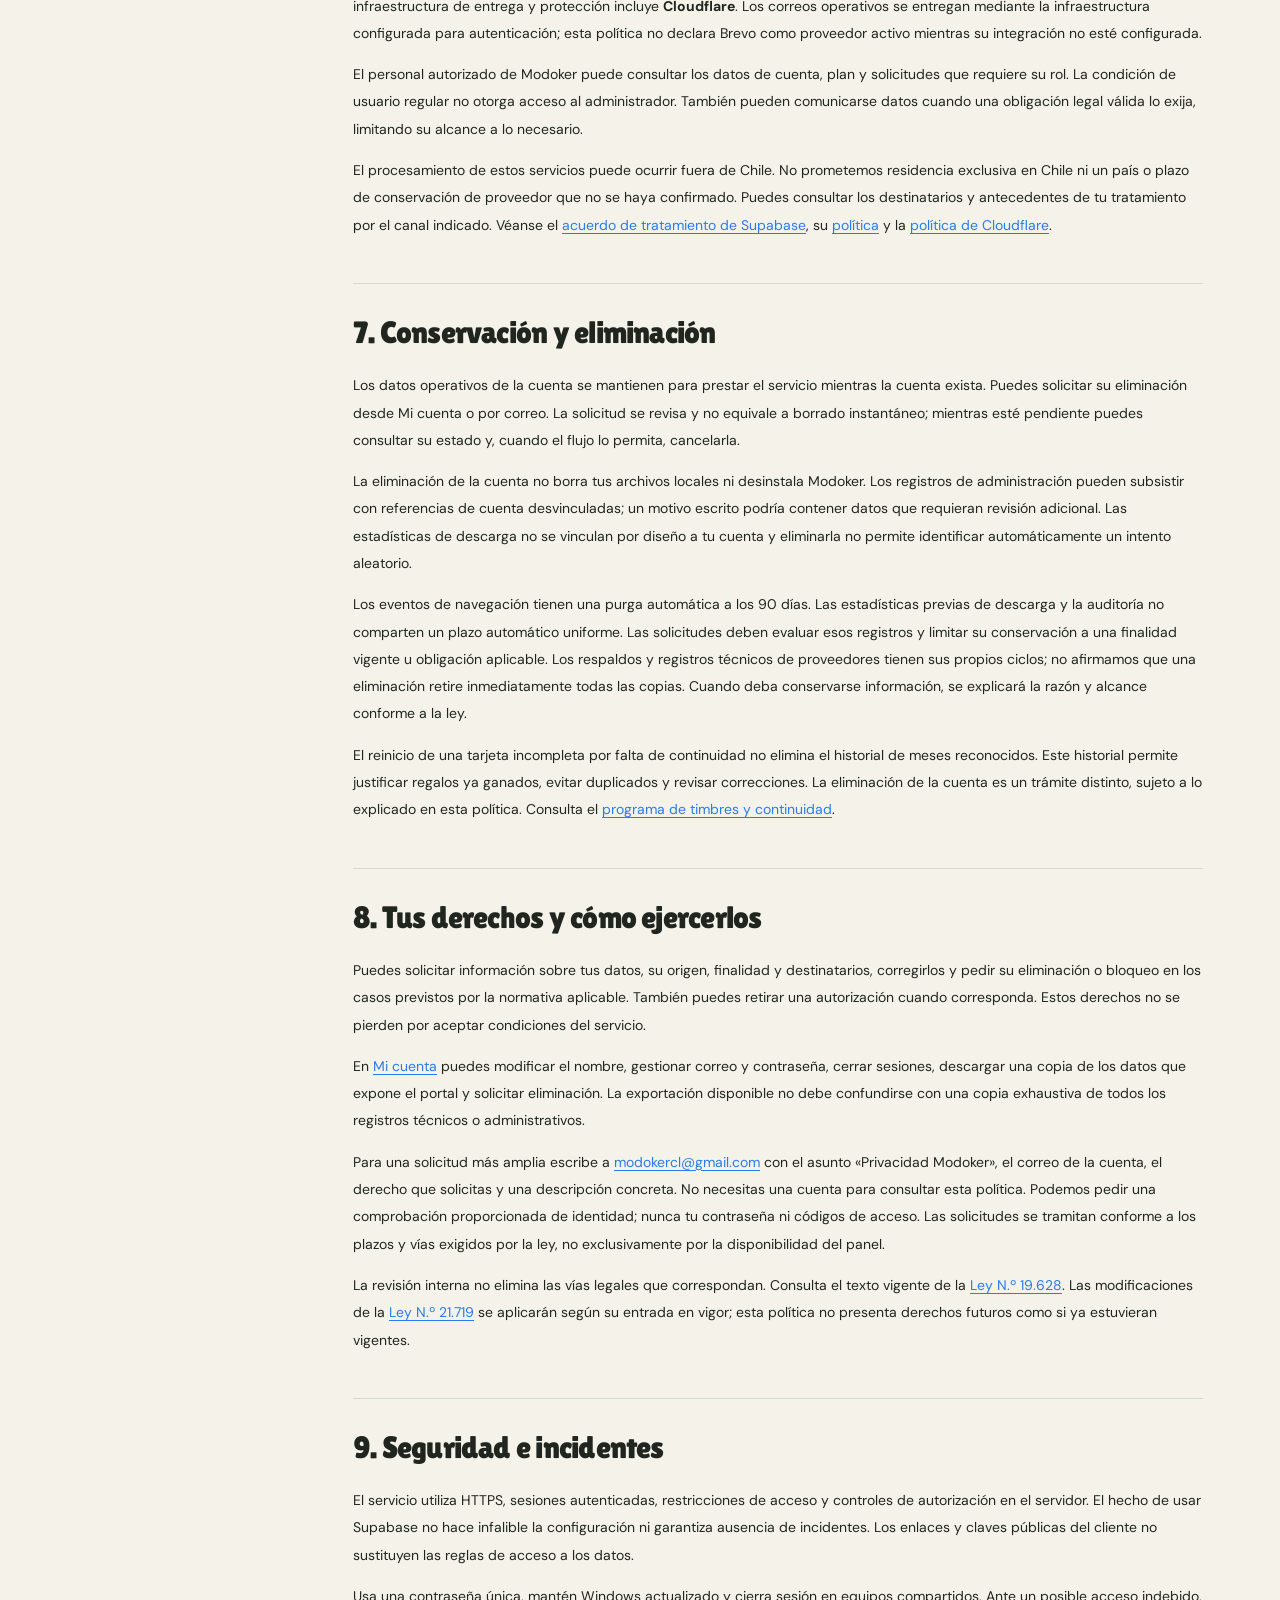
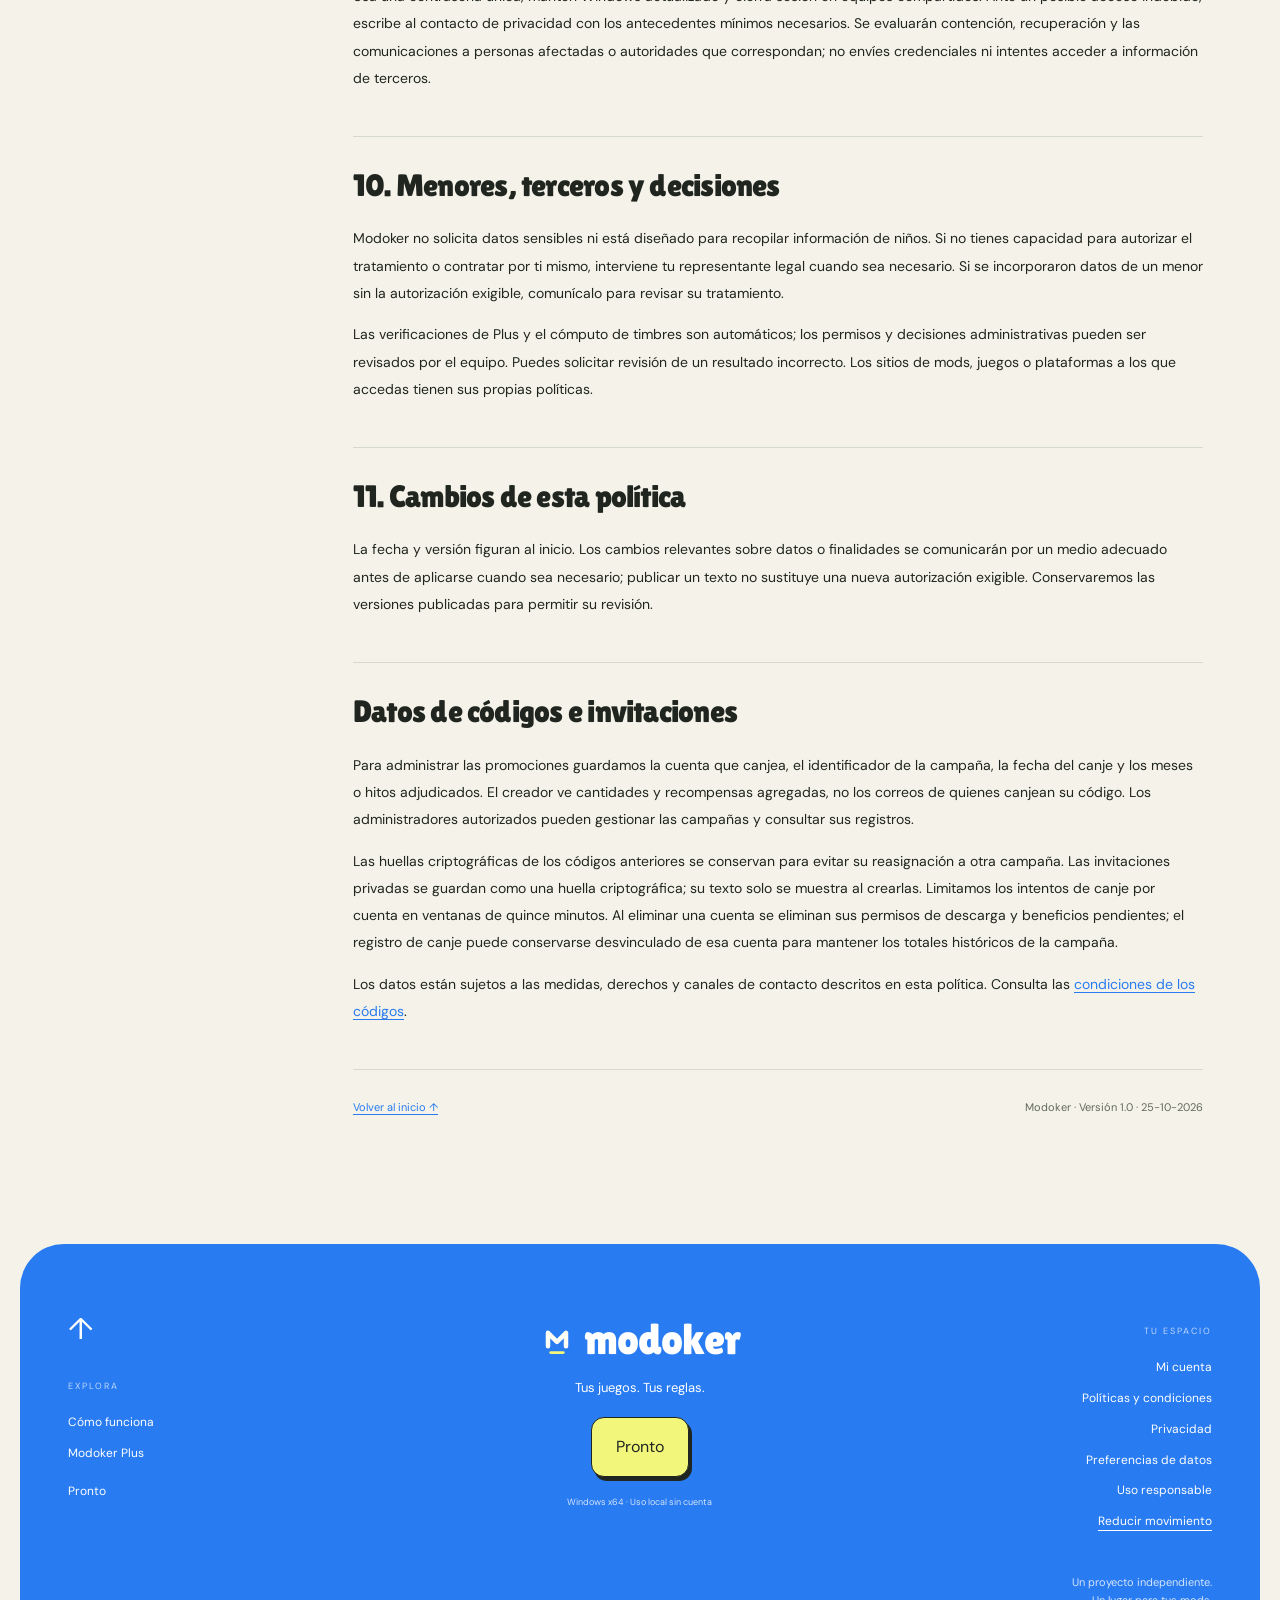
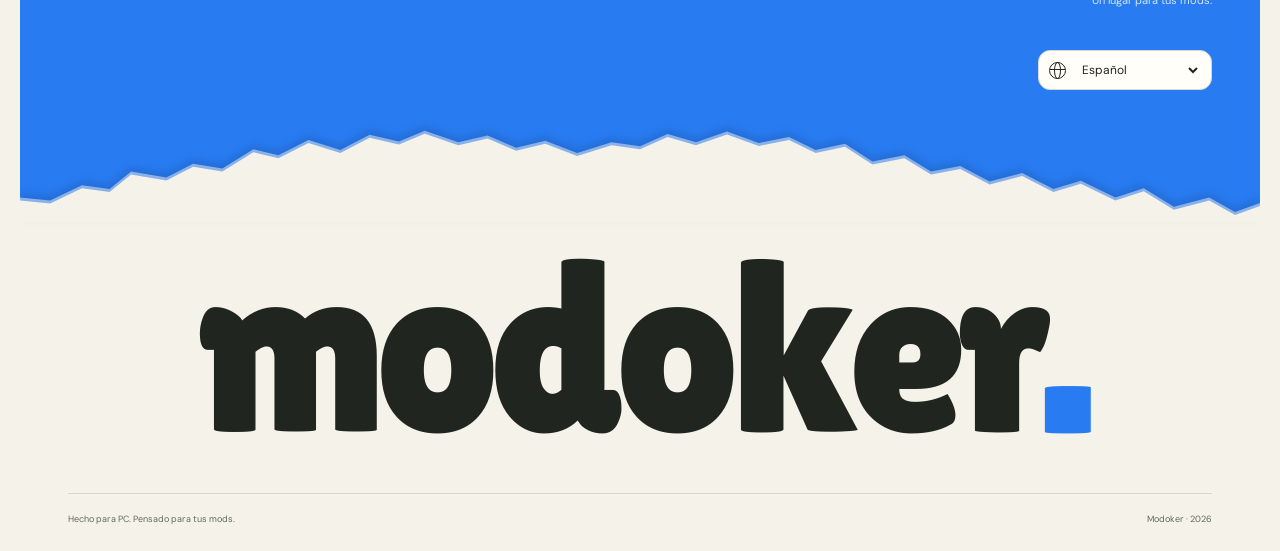
<file: privacidad.html>
<!doctype html><html lang="es"><head><meta charset="utf-8"><meta name="viewport" content="width=device-width,initial-scale=1"><meta name="description" content="Política de privacidad de la web y aplicación Modoker."><meta name="theme-color" content="#f5f3e9"><meta property="og:title" content="Política de privacidad — Modoker"><meta property="og:description" content="Política de privacidad de la web y aplicación Modoker."><meta property="og:type" content="website"><meta property="og:url" content="https://modoker.vercel.app/privacidad.html"><title>Política de privacidad — Modoker</title><link rel="icon" href="assets/favicon.svg" type="image/svg+xml"><link rel="stylesheet" href="assets/site.css?v=0241"><link rel="stylesheet" href="assets/experience.css"><script src="assets/site.js?v=soon1" defer></script><script src="assets/experience.js" defer></script><link rel="stylesheet" href="assets/refinements.css?v=020"><script src="assets/vendor/supabase.js" defer></script><script src="assets/auth.js?v=name-required-1" defer></script><link rel="stylesheet" href="assets/account.css"><link rel="stylesheet" href="assets/legal.css?v=1"><script src="assets/legal-preferences.js?v=1" defer></script><link rel="stylesheet" href="assets/i18n.css?v=drawer4"><link rel="stylesheet" href="assets/coming-soon.css?v=2"><link rel="stylesheet" href="assets/web-analytics.css?v=2"><link rel="stylesheet" href="assets/footer-arrival.css?v=032"></head><body data-page="privacidad.html"><a class="skip" href="#main">Saltar al contenido</a><header class="site-header"><div class="nav-shell"><a class="brand" href="index.html" aria-label="Modoker, inicio"><span class="brand-mark"><svg viewBox="0 0 40 40" aria-hidden="true"><rect width="40" height="40" rx="12" fill="#287bf1"/><path d="M10 27V12L20 22L30 12V27" fill="none" stroke="#fffef5" stroke-width="5" stroke-linecap="round" stroke-linejoin="round"/><path d="M13 34H27" stroke="#f2f77c" stroke-width="3" stroke-linecap="round"/></svg></span><span class="brand-name"><span style="--letter:0">m</span><span style="--letter:1">o</span><span style="--letter:2">d</span><span style="--letter:3">o</span><span style="--letter:4">k</span><span style="--letter:5">e</span><span style="--letter:6">r</span></span></a><nav id="main-nav" aria-label="Navegación principal"><a href="index.html" >Inicio</a><a href="como-funciona.html" >Cómo funciona</a><a href="plus.html" >Plus</a></nav><div class="nav-actions"><button class="theme-toggle" aria-label="Cambiar entre claro y oscuro"><svg class="icon " viewBox="0 0 28 28" aria-hidden="true" fill="none" stroke="currentColor" stroke-width="1.7" stroke-linecap="round" stroke-linejoin="round"><circle cx="13" cy="13" r="5"/><path d="M13 1V4M13 22V25M1 13H4M22 13H25M4 4L6 6M20 20L22 22M4 22L6 20M20 6L22 4"/></svg></button><a href="cuenta.html" class="account-link" aria-label="Iniciar sesión o registrarse" title="Iniciar sesión o registrarse"><svg class="icon " viewBox="0 0 28 28" aria-hidden="true" fill="none" stroke="currentColor" stroke-width="1.7" stroke-linecap="round" stroke-linejoin="round"><circle cx="13" cy="8" r="5"/><path d="M3 25V23Q3 16 13 16Q23 16 23 23V25"/></svg></a><a class="btn small lemon coming-soon" href="descarga.html" title="Conoce el lanzamiento de Modoker para Windows">Pronto</a><button class="menu-toggle" aria-label="Abrir menú" aria-controls="mobile-menu" aria-expanded="false"><svg class="icon " viewBox="0 0 28 28" aria-hidden="true" fill="none" stroke="currentColor" stroke-width="1.7" stroke-linecap="round" stroke-linejoin="round"><path d="M3 6H23M3 13H23M3 20H23"/></svg></button></div></div></header><dialog id="mobile-menu" class="mobile-drawer" aria-labelledby="mobile-menu-title"><div class="drawer-top"><span id="mobile-menu-title">Tu espacio.</span><button class="drawer-close" aria-label="Cerrar menú">×</button></div><nav aria-label="Navegación móvil"><a href="index.html"><span>01</span>Inicio</a><a href="como-funciona.html"><span>02</span>Cómo funciona</a><a href="plus.html"><span>03</span>Modoker Plus</a></nav><div class="drawer-account"><a class="btn blue" href="cuenta.html">Iniciar sesión <span aria-hidden="true">↗</span></a><a href="cuenta.html#registro">Crear una cuenta <span aria-hidden="true">↗</span></a></div><div class="drawer-bottom"><span>Tu interfaz</span><button class="drawer-theme" aria-label="Cambiar entre claro y oscuro"><span aria-hidden="true">◐</span> Claro / Oscuro</button></div></dialog><main id="main" class="legal-hub"><header class="wrap legal-hero"><span class="eyebrow">MODOKER · POLÍTICA DE PRIVACIDAD</span><h1>Tus datos, con contexto.</h1><p class="lede">Qué usamos, para qué y cómo ejercer tus derechos.</p><p class="legal-version">Versión 1.1 · Actualizada el 26 de octubre de 2026</p><div class="legal-page-links" aria-label="Documentos de Modoker"><a href="politicas.html">Centro de políticas</a><a href="privacidad.html">Política de privacidad</a><a href="terminos.html">Condiciones de uso</a><a href="cookies.html">Cookies y almacenamiento</a><a href="uso-responsable.html">Uso responsable</a></div></header><div class="wrap legal-document"><nav class="legal-toc" aria-label="Índice de política de privacidad"><a href="#responsable">1. Alcance y contacto</a><a href="#datos">2. Qué datos intervienen</a><a href="#local">3. Archivos que permanecen en tu equipo</a><a href="#finalidades">4. Para qué usamos los datos</a><a href="#eleccion">5. Elección y autorización</a><a href="#proveedores">6. Proveedores, destinatarios y ubicación</a><a href="#conservacion">7. Conservación y eliminación</a><a href="#derechos">8. Tus derechos y cómo ejercerlos</a><a href="#seguridad">9. Seguridad e incidentes</a><a href="#menores">10. Menores, terceros y decisiones</a><a href="#cambios">11. Cambios de esta política</a><a class="legal-print" href="mailto:modokercl@gmail.com">Contactar con Modoker ↗</a></nav><article class="legal-body"><section id="responsable" data-metric-section="s0"><h2>1. Alcance y contacto</h2><p>Esta política explica el tratamiento de datos en la web pública de Modoker, sus cuentas y el acceso de cuenta de la aplicación de escritorio. La gestión de mods ocurre localmente; los servicios de cuenta y Plus utilizan conexión a internet.</p><p>El proyecto es operado por el equipo de <strong>Modoker</strong>, con lugar de contacto en <strong>Santiago de Chile</strong>. Modoker es el nombre del proyecto independiente y no se presenta como una sociedad constituida. El canal público para privacidad y soporte es <a href="mailto:modokercl@gmail.com">modokercl@gmail.com</a>. La referencia a Santiago no constituye una dirección postal ni un local de atención.</p><p>La identificación legal del proveedor y un domicilio legal completo deberán informarse antes de habilitar contrataciones pagadas. Esta publicación no afirma que una marca y una ciudad sustituyan esos antecedentes.</p></section>
<section id="datos" data-metric-section="s1"><h2>2. Qué datos intervienen</h2><div class="legal-table"><table><thead><tr><th>Categoría</th><th>Contenido y finalidad</th></tr></thead><tbody><tr><td>Cuenta y autenticación</td><td>Correo, identificador de cuenta, nombre opcional, fechas de registro y confirmación y datos necesarios para iniciar, renovar o revocar sesiones. La contraseña se transmite al servicio de autenticación; el panel de administración no ofrece una función para consultarla.</td></tr><tr><td>Plan y timbres</td><td>Tipo de acceso, origen, periodos de cobertura, meses adjudicados o registrados, timbres, recompensas, estado de continuidad y fecha límite de los siete días de gracia. Se utilizan para habilitar funciones, calcular la tarjeta y sus posibles reinicios, impedir duplicados y corregir errores. No se necesita el contenido de tus mods para estos cálculos.</td></tr><tr><td>Plus sin conexión</td><td>Un identificador aleatorio generado en el equipo se envía junto con la sesión para emitir una autorización firmada, asociada a esa cuenta y dispositivo y con caducidad. No es el número de serie del computador ni un inventario de hardware.</td></tr><tr><td>Gestión y solicitudes</td><td>Solicitudes de eliminación, estados, fechas y registros de acciones administrativas, con autor, destinatario y motivo cuando existen. Permiten revisar cambios de plan, permisos, bloqueos y solicitudes.</td></tr><tr><td>Estadísticas opcionales de descarga</td><td>Si las autorizas, un identificador aleatorio por intento, versión y fechas de inicio y comprobación. No se incluyen tu correo, rutas o mods en este evento. Son contadores aproximados, no una medición de personas o instalaciones únicas. Con tu permiso también medimos páginas, secciones visibles, clics reconocidos, avance de desplazamiento y pasos del registro mediante identificadores aleatorios de navegador y sesión. Recibimos categorías de procedencia y tamaño de ventana, sin URL completa, términos de búsqueda, IP en nuestra tabla estadística ni contenido de formularios. No vinculamos esa navegación con la identidad de tu cuenta. Los eventos de navegación se conservan hasta 90 días y después se eliminan automáticamente.</td></tr><tr><td>Datos técnicos de infraestructura</td><td>La conexión con el alojamiento, CDN, autenticación y correo puede generar IP, fecha, URL solicitada, navegador, resultados de acceso y registros de seguridad en esos proveedores. No se debe interpretar la ausencia de analítica publicitaria como ausencia de registros técnicos.</td></tr><tr><td>Mensajes que nos envías</td><td>Tu dirección de correo y el contenido y adjuntos que decidas enviar para soporte o derechos. Evita incluir datos de otras personas, contraseñas, tokens o archivos ajenos al problema.</td></tr></tbody></table></div></section>
<section id="local" data-metric-section="s2"><h2>3. Archivos que permanecen en tu equipo</h2><p>La aplicación puede leer nombres, rutas, contenido y hashes de los archivos necesarios para analizar y gestionar la instalación que seleccionas. Conserva localmente perfiles de mods, versiones, historial, referencias y datos de recuperación. También comprueba la presencia de procesos de los juegos compatibles o Java antes de ciertas operaciones.</p><p>Estas rutas, archivos, hashes y el historial de gestión de mods <strong>no se envían mediante las funciones de cuenta o estadísticas revisadas para esta versión</strong>. Modoker no sincroniza tus mods o partidas entre equipos. Si seleccionas una carpeta con documentos personales, esos documentos podrían ser leídos al calcular hashes o gestionados si los registras expresamente como mods.</p><p>En Windows la sesión de escritorio y la autorización offline se guardan utilizando el almacenamiento cifrado del sistema. Los mods, perfiles y registros de arranque no tienen por ello cifrado integral garantizado. El archivo local <code>startup.log</code> registra versión, carga de interfaz y códigos o motivos de fallo; no se sube automáticamente.</p></section>
<section id="finalidades" data-metric-section="s3"><h2>4. Para qué usamos los datos</h2><ul><li>Crear y verificar la cuenta, autenticarte, recuperar acceso y gestionar cambios de correo o contraseña.</li><li>Comprobar Plus, emitir su autorización offline y mantener el historial de meses, timbres y recompensas.</li><li>Responder solicitudes, investigar errores y controlar el acceso del equipo administrador.</li><li>Proteger el servicio frente a abuso y conservar evidencia necesaria para atender obligaciones y controversias.</li><li>Con tu elección expresa, conocer el inicio y la comprobación de las descargas.</li></ul><p>No usamos las funciones actuales para vender tus datos, crear perfiles publicitarios, analizar el contenido de tus partidas o enviar campañas comerciales. Los correos de confirmación, recuperación o seguridad son comunicaciones operativas. Cualquier futura finalidad distinta deberá informarse y contar con la autorización o habilitación que corresponda.</p></section>
<section id="eleccion" data-metric-section="s4"><h2>5. Elección y autorización</h2><p>La navegación por sí sola no autoriza publicidad ni tratamientos ajenos a lo necesario para atender tu solicitud y proteger la conexión. El uso de datos debe contar con consentimiento o una habilitación legal aplicable. Crear una cuenta requiere proporcionar los datos necesarios para operarla; el nombre es opcional y el gestor gratuito puede utilizarse sin cuenta.</p><p>Las estadísticas propias de navegación y descarga están desactivadas por defecto en esta versión web. Puedes autorizarlas o retirarlas desde <a href="cookies.html#preferencias">Preferencias de datos</a>. La elección no modifica tu plan ni impide descargar. Retirar una autorización impide nuevos eventos opcionales, pero no borra retroactivamente los ya registrados ni sustituye una solicitud de eliminación.</p></section>
<section id="proveedores" data-metric-section="s5"><h2>6. Proveedores, destinatarios y ubicación</h2><p><strong>Supabase</strong> presta la autenticación, base de datos y funciones de cuenta. El alojamiento actual utiliza <strong>Sites, en chatgpt.site</strong>, y la infraestructura de entrega y protección incluye <strong>Cloudflare</strong>. Los correos operativos se entregan mediante la infraestructura configurada para autenticación; esta política no declara Brevo como proveedor activo mientras su integración no esté configurada.</p><p>El personal autorizado de Modoker puede consultar los datos de cuenta, plan y solicitudes que requiere su rol. La condición de usuario regular no otorga acceso al administrador. También pueden comunicarse datos cuando una obligación legal válida lo exija, limitando su alcance a lo necesario.</p><p>El procesamiento de estos servicios puede ocurrir fuera de Chile. No prometemos residencia exclusiva en Chile ni un país o plazo de conservación de proveedor que no se haya confirmado. Puedes consultar los destinatarios y antecedentes de tu tratamiento por el canal indicado. Véanse el <a href="https://supabase.com/legal/customer-resources/data-processing-addendum" target="_blank" rel="noopener noreferrer">acuerdo de tratamiento de Supabase</a>, su <a href="https://supabase.com/privacy" target="_blank" rel="noopener noreferrer">política</a> y la <a href="https://www.cloudflare.com/privacypolicy/" target="_blank" rel="noopener noreferrer">política de Cloudflare</a>.</p></section>
<section id="conservacion" data-metric-section="s6"><h2>7. Conservación y eliminación</h2><p>Los datos operativos de la cuenta se mantienen para prestar el servicio mientras la cuenta exista. Puedes solicitar su eliminación desde Mi cuenta o por correo. La solicitud se revisa y no equivale a borrado instantáneo; mientras esté pendiente puedes consultar su estado y, cuando el flujo lo permita, cancelarla.</p><p>La eliminación de la cuenta no borra tus archivos locales ni desinstala Modoker. Los registros de administración pueden subsistir con referencias de cuenta desvinculadas; un motivo escrito podría contener datos que requieran revisión adicional. Las estadísticas de descarga no se vinculan por diseño a tu cuenta y eliminarla no permite identificar automáticamente un intento aleatorio.</p><p>Los eventos de navegación tienen una purga automática a los 90 días. Las estadísticas previas de descarga y la auditoría no comparten un plazo automático uniforme. Las solicitudes deben evaluar esos registros y limitar su conservación a una finalidad vigente u obligación aplicable. Los respaldos y registros técnicos de proveedores tienen sus propios ciclos; no afirmamos que una eliminación retire inmediatamente todas las copias. Cuando deba conservarse información, se explicará la razón y alcance conforme a la ley.</p><p>El reinicio de una tarjeta incompleta por falta de continuidad no elimina el historial de meses reconocidos. Este historial permite justificar regalos ya ganados, evitar duplicados y revisar correcciones. La eliminación de la cuenta es un trámite distinto, sujeto a lo explicado en esta política. Consulta el <a href="timbres.html">programa de timbres y continuidad</a>.</p></section>
<section id="derechos" data-metric-section="s7"><h2>8. Tus derechos y cómo ejercerlos</h2><p>Puedes solicitar información sobre tus datos, su origen, finalidad y destinatarios, corregirlos y pedir su eliminación o bloqueo en los casos previstos por la normativa aplicable. También puedes retirar una autorización cuando corresponda. Estos derechos no se pierden por aceptar condiciones del servicio.</p><p>En <a href="cuenta.html">Mi cuenta</a> puedes modificar el nombre, gestionar correo y contraseña, cerrar sesiones, descargar una copia de los datos que expone el portal y solicitar eliminación. La exportación disponible no debe confundirse con una copia exhaustiva de todos los registros técnicos o administrativos.</p><p>Para una solicitud más amplia escribe a <a href="mailto:modokercl@gmail.com?subject=Privacidad%20Modoker">modokercl@gmail.com</a> con el asunto «Privacidad Modoker», el correo de la cuenta, el derecho que solicitas y una descripción concreta. No necesitas una cuenta para consultar esta política. Podemos pedir una comprobación proporcionada de identidad; nunca tu contraseña ni códigos de acceso. Las solicitudes se tramitan conforme a los plazos y vías exigidos por la ley, no exclusivamente por la disponibilidad del panel.</p><p>La revisión interna no elimina las vías legales que correspondan. Consulta el texto vigente de la <a href="https://www.bcn.cl/leychile/navegar?idNorma=141599&amp;idVersion=2023-05-09" target="_blank" rel="noopener noreferrer">Ley N.º 19.628</a>. Las modificaciones de la <a href="https://www.bcn.cl/leychile/navegar?idNorma=1209272" target="_blank" rel="noopener noreferrer">Ley N.º 21.719</a> se aplicarán según su entrada en vigor; esta política no presenta derechos futuros como si ya estuvieran vigentes.</p></section>
<section id="seguridad" data-metric-section="s8"><h2>9. Seguridad e incidentes</h2><p>El servicio utiliza HTTPS, sesiones autenticadas, restricciones de acceso y controles de autorización en el servidor. El hecho de usar Supabase no hace infalible la configuración ni garantiza ausencia de incidentes. Los enlaces y claves públicas del cliente no sustituyen las reglas de acceso a los datos.</p><p>Usa una contraseña única, mantén Windows actualizado y cierra sesión en equipos compartidos. Ante un posible acceso indebido, escribe al contacto de privacidad con los antecedentes mínimos necesarios. Se evaluarán contención, recuperación y las comunicaciones a personas afectadas o autoridades que correspondan; no envíes credenciales ni intentes acceder a información de terceros.</p></section>
<section id="menores" data-metric-section="s9"><h2>10. Menores, terceros y decisiones</h2><p>Modoker no solicita datos sensibles ni está diseñado para recopilar información de niños. Si no tienes capacidad para autorizar el tratamiento o contratar por ti mismo, interviene tu representante legal cuando sea necesario. Si se incorporaron datos de un menor sin la autorización exigible, comunícalo para revisar su tratamiento.</p><p>Las verificaciones de Plus y el cómputo de timbres son automáticos; los permisos y decisiones administrativas pueden ser revisados por el equipo. Puedes solicitar revisión de un resultado incorrecto. Los sitios de mods, juegos o plataformas a los que accedas tienen sus propias políticas.</p></section>
<section id="cambios" data-metric-section="s10"><h2>11. Cambios de esta política</h2><p>La fecha y versión figuran al inicio. Los cambios relevantes sobre datos o finalidades se comunicarán por un medio adecuado antes de aplicarse cuando sea necesario; publicar un texto no sustituye una nueva autorización exigible. Conservaremos las versiones publicadas para permitir su revisión.</p></section>
<section class="legal-section" id="datos-codigos"><h2>Datos de códigos e invitaciones</h2><p>Para administrar las promociones guardamos la cuenta que canjea, el identificador de la campaña, la fecha del canje y los meses o hitos adjudicados. El creador ve cantidades y recompensas agregadas, no los correos de quienes canjean su código. Los administradores autorizados pueden gestionar las campañas y consultar sus registros.</p><p>Las huellas criptográficas de los códigos anteriores se conservan para evitar su reasignación a otra campaña. Las invitaciones privadas se guardan como una huella criptográfica; su texto solo se muestra al crearlas. Limitamos los intentos de canje por cuenta en ventanas de quince minutos. Al eliminar una cuenta se eliminan sus permisos de descarga y beneficios pendientes; el registro de canje puede conservarse desvinculado de esa cuenta para mantener los totales históricos de la campaña.</p><p>Los datos están sujetos a las medidas, derechos y canales de contacto descritos en esta política. Consulta las <a href="politicas.html#codigos">condiciones de los códigos</a>.</p></section><div class="legal-end"><a href="#main">Volver al inicio ↑</a><span>Modoker · Versión 1.0 · 25-10-2026</span></div></article></div></main><footer class="site-footer paper-footer"><div class="footer-main wrap"><div class="footer-explore"><a class="footer-up" href="#main" aria-label="Volver al inicio">↑</a><span>EXPLORA</span><a href="como-funciona.html">Cómo funciona</a><a href="plus.html">Modoker Plus</a><a class="coming-soon" href="descarga.html" title="Conoce el lanzamiento de Modoker para Windows">Pronto</a></div><div class="footer-center"><a class="brand" href="index.html"><span class="brand-mark"><svg viewBox="0 0 40 40" aria-hidden="true"><rect width="40" height="40" rx="12" fill="#287bf1"/><path d="M10 27V12L20 22L30 12V27" fill="none" stroke="#fffef5" stroke-width="5" stroke-linecap="round" stroke-linejoin="round"/><path d="M13 34H27" stroke="#f2f77c" stroke-width="3" stroke-linecap="round"/></svg></span><span class="brand-name"><span style="--letter:0">m</span><span style="--letter:1">o</span><span style="--letter:2">d</span><span style="--letter:3">o</span><span style="--letter:4">k</span><span style="--letter:5">e</span><span style="--letter:6">r</span></span></a><p>Tus juegos. Tus reglas.</p><a class="btn lemon coming-soon" href="descarga.html" title="Conoce el lanzamiento de Modoker para Windows">Pronto</a><small>Windows x64 · Uso local sin cuenta</small></div><div class="footer-space"><span>TU ESPACIO</span><a href="cuenta.html">Mi cuenta</a><a href="politicas.html">Políticas y condiciones</a><a href="privacidad.html">Privacidad</a><a href="cookies.html#preferencias">Preferencias de datos</a><a href="uso-responsable.html">Uso responsable</a><button id="reduce-motion" aria-pressed="false">Reducir movimiento</button><p>Un proyecto independiente.<br>Un lugar para tus mods.</p></div></div><div class="footer-paper"><svg class="paper-edge" viewBox="0 0 1440 120" preserveAspectRatio="none" aria-hidden="true"><path d="M0 92L35 96L72 76L104 81L129 58L170 66L201 48L235 54L271 29L300 37L335 17L372 30L406 10L440 19L470 5L509 20L543 11L576 27L610 18L647 34L687 20L720 25L752 9L785 20L821 6L858 21L893 13L924 30L958 22L990 45L1027 37L1058 58L1092 51L1126 71L1164 60L1200 81L1232 70L1272 92L1305 80L1340 104L1381 92L1411 111L1440 99V120H0Z"/><path class="mobile-paper-cut" d="M0 72L85 80L170 53L255 63L340 33L425 43L510 17L595 33L680 14L765 30L850 16L935 37L1020 30L1105 51L1190 42L1275 67L1360 59L1440 78V120H0Z"/></svg><a class="footer-wordmark" href="index.html" aria-label="Modoker, volver al inicio"><span style="--letter:0">m</span><span style="--letter:1">o</span><span style="--letter:2">d</span><span style="--letter:3">o</span><span style="--letter:4">k</span><span style="--letter:5">e</span><span style="--letter:6">r</span><span class="wordmark-dot">.</span></a><div class="footer-bottom wrap"><span>Hecho para PC. Pensado para tus mods.</span><span>Modoker · 2026</span></div></div></footer><div class="toast" role="status" aria-live="polite"></div><script src="assets/i18n-catalogs.js?v=continuity2"></script><script src="assets/i18n-core.js?v=0251"></script><script src="assets/i18n.js?v=drawer4"></script><script src="assets/web-analytics.js?v=2" defer></script><script src="assets/footer-arrival.js?v=032" defer></script></body></html>
</file>
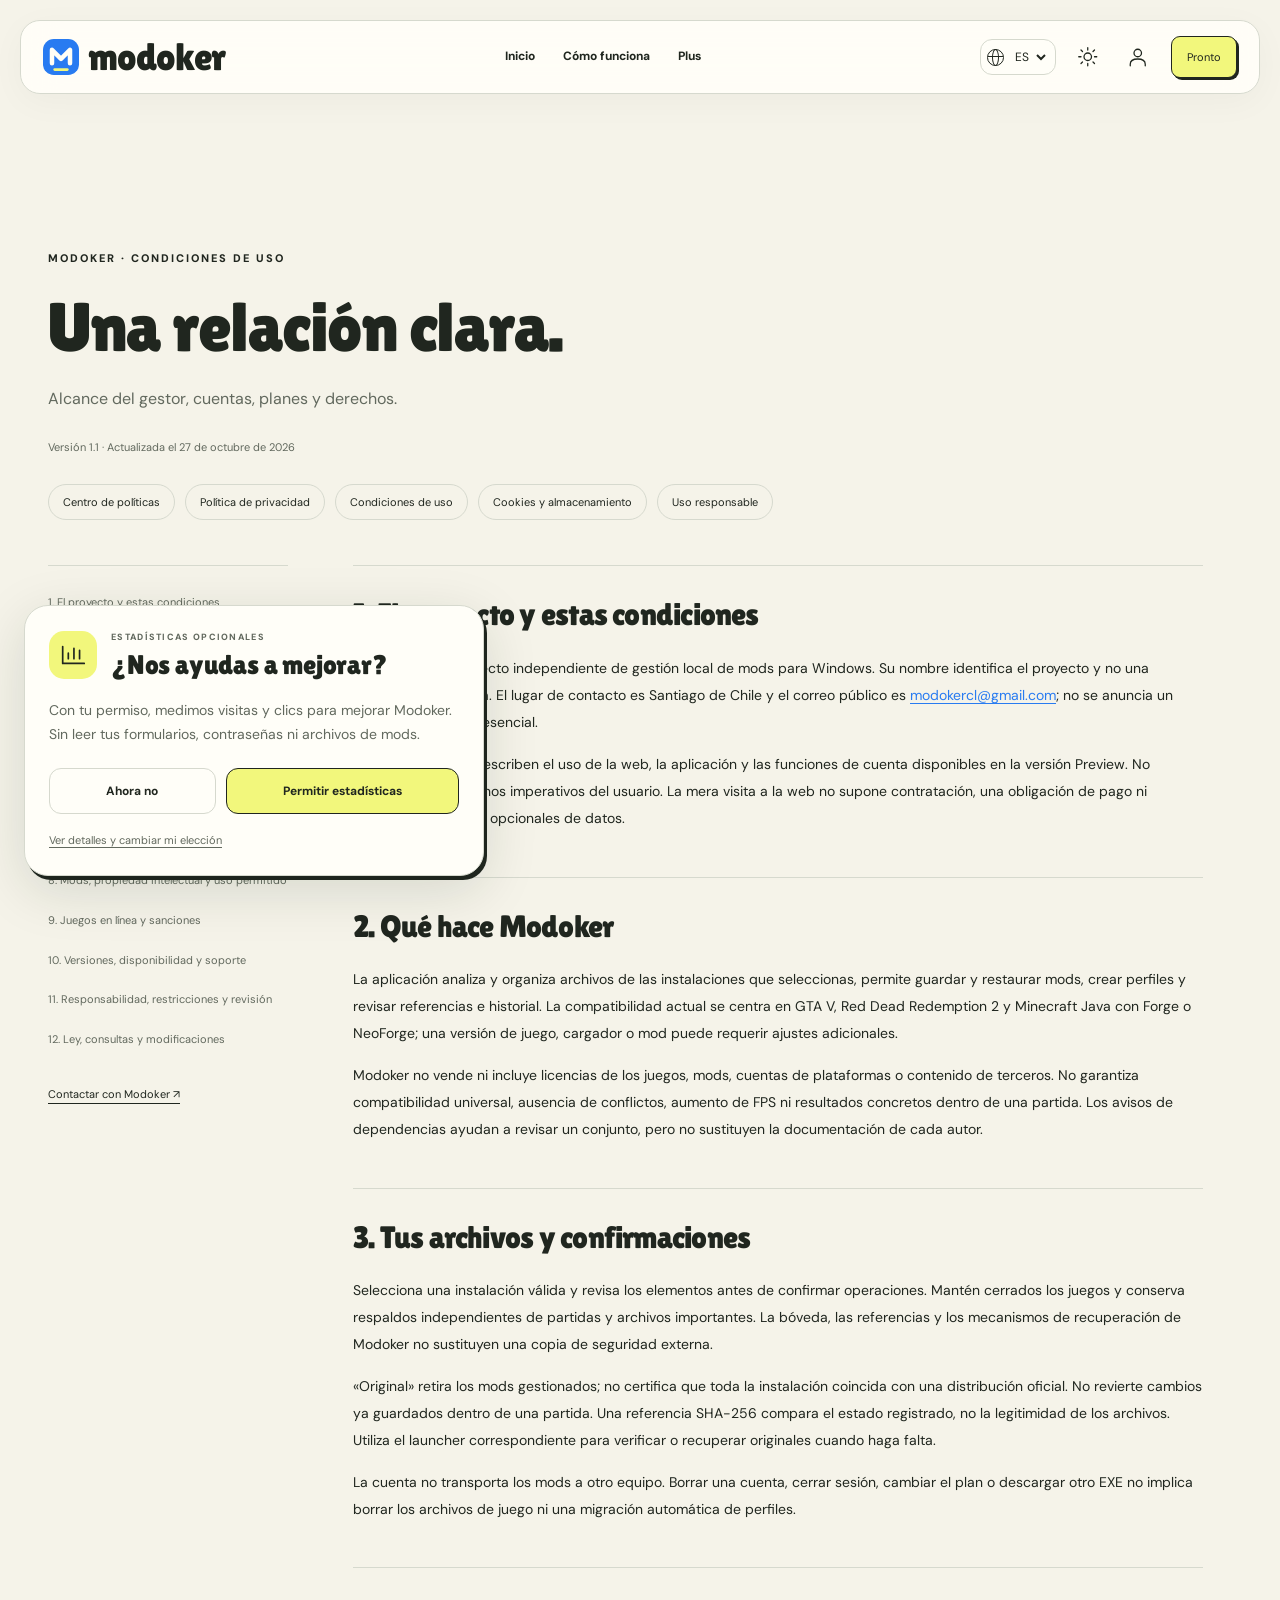
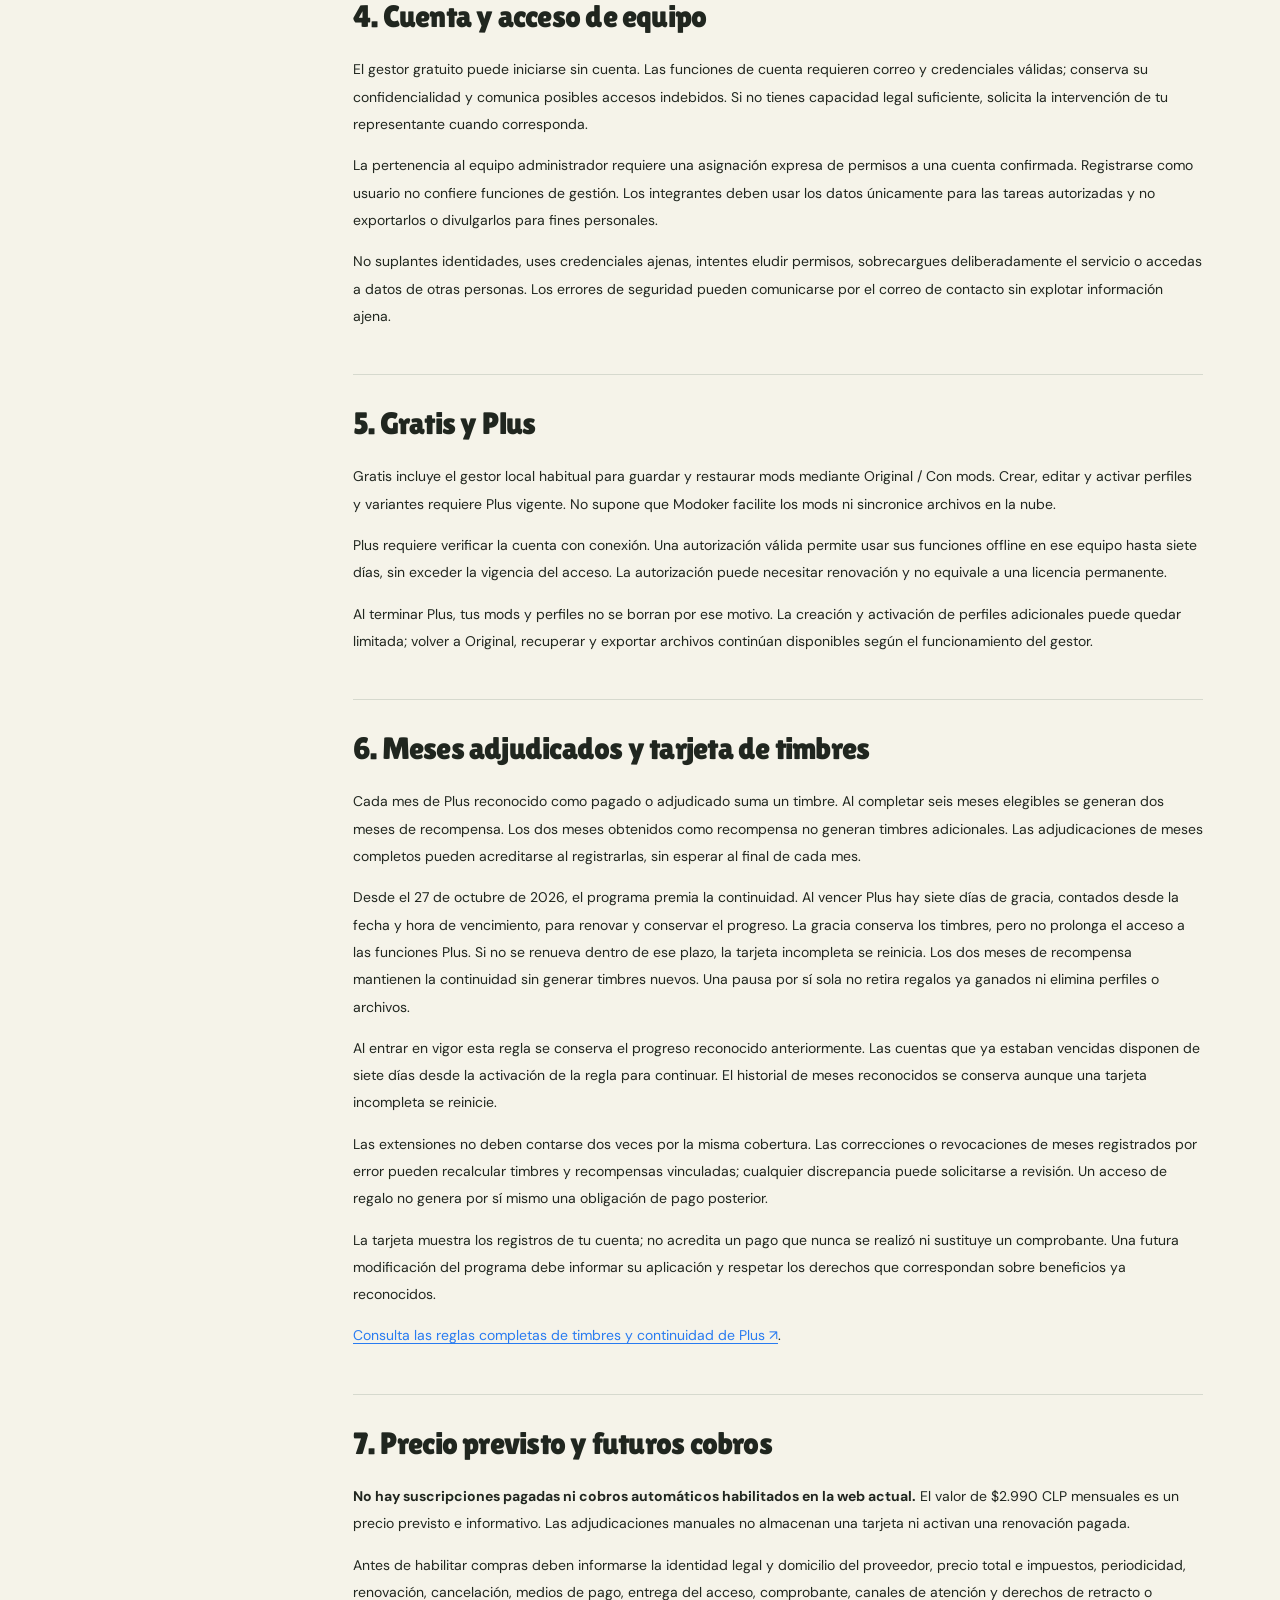
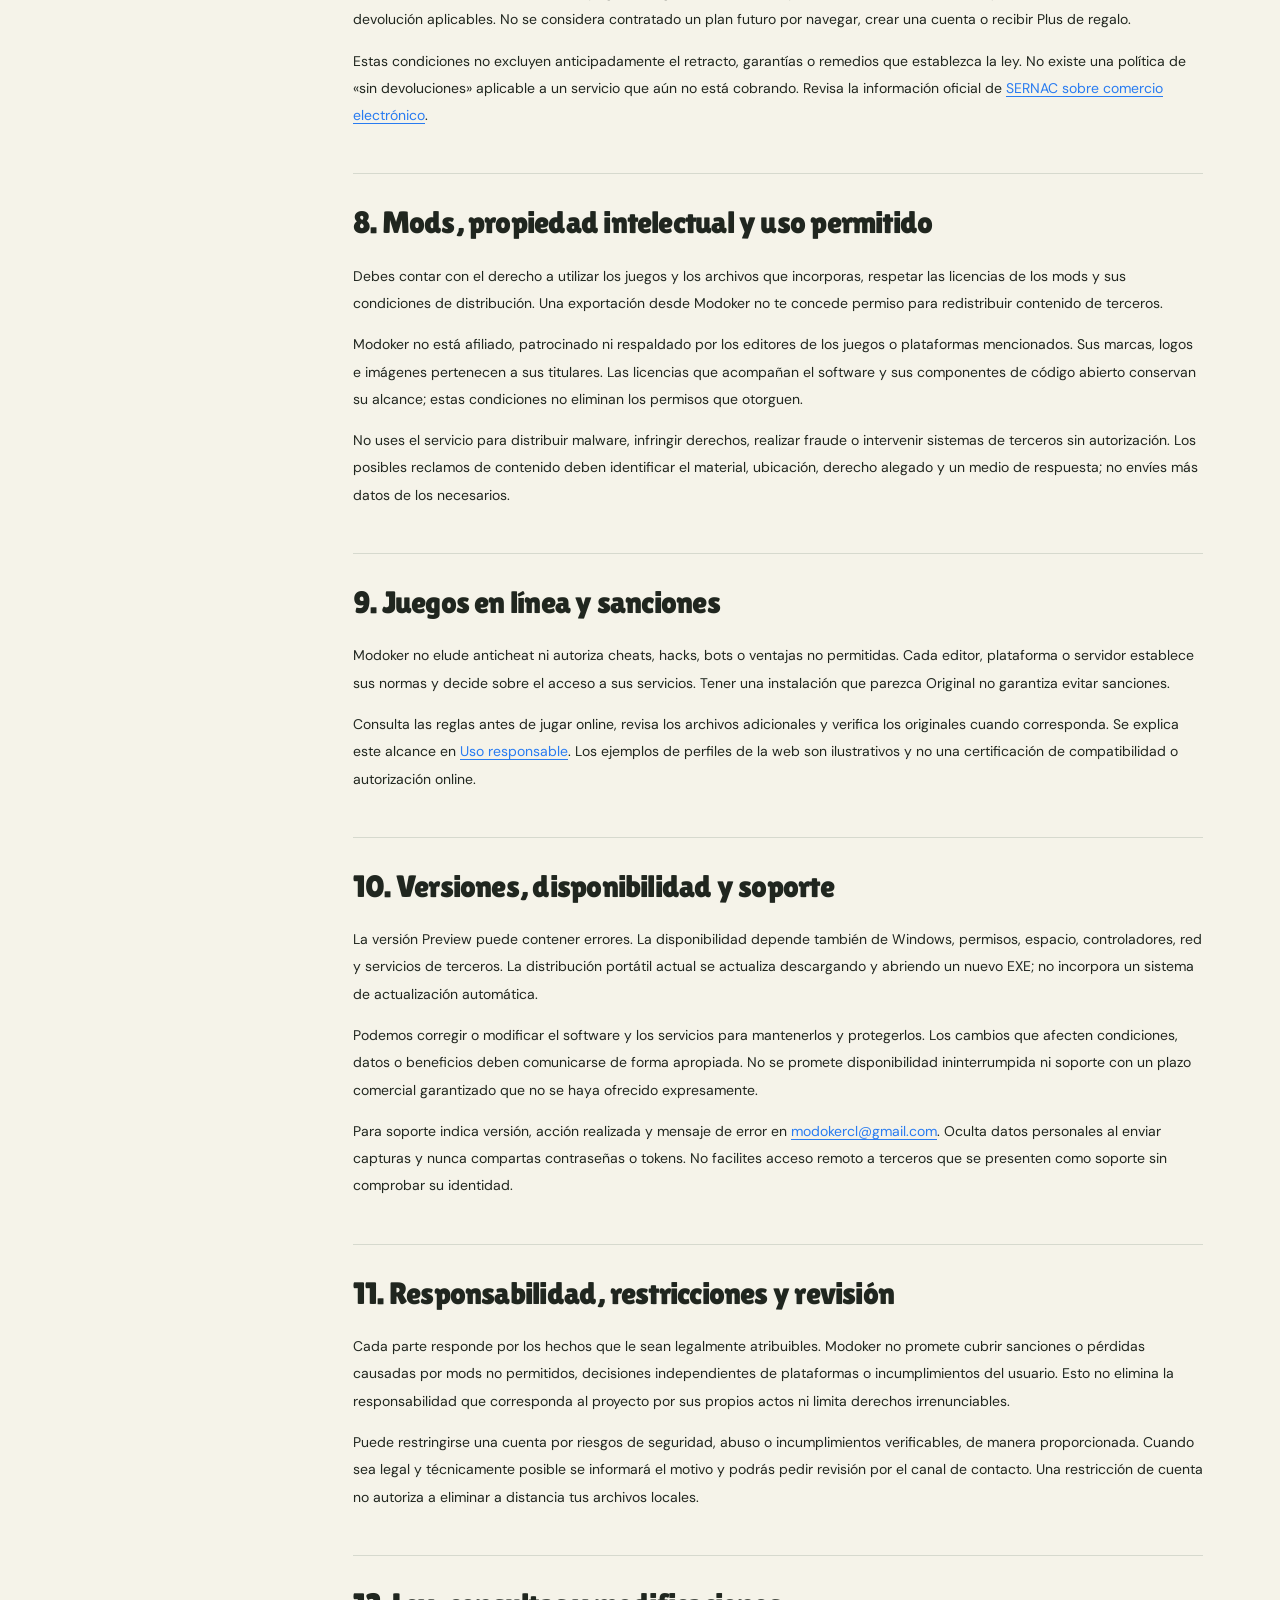
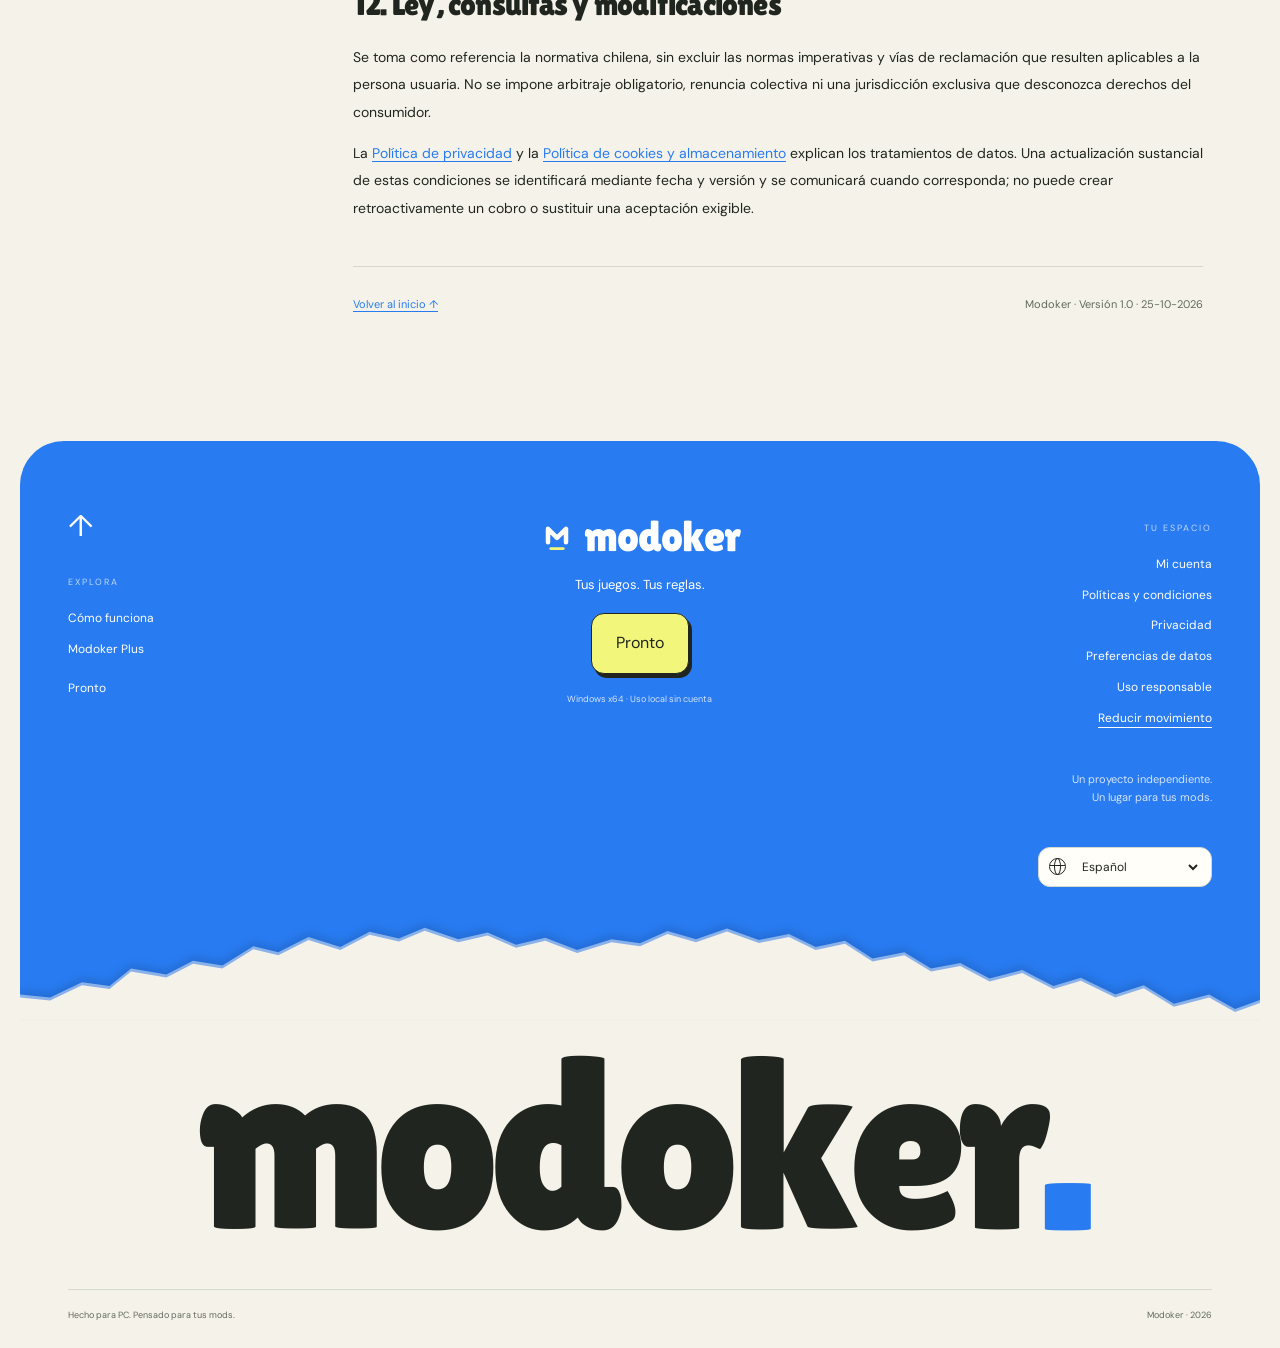
<file: terminos.html>
<!doctype html><html lang="es"><head><meta charset="utf-8"><meta name="viewport" content="width=device-width,initial-scale=1"><meta name="description" content="Condiciones de uso de la web y aplicación Modoker."><meta name="theme-color" content="#f5f3e9"><meta property="og:title" content="Condiciones de uso — Modoker"><meta property="og:description" content="Condiciones de uso de la web y aplicación Modoker."><meta property="og:type" content="website"><meta property="og:url" content="https://modoker.vercel.app/terminos.html"><title>Condiciones de uso — Modoker</title><link rel="icon" href="assets/favicon.svg" type="image/svg+xml"><link rel="stylesheet" href="assets/site.css?v=0241"><link rel="stylesheet" href="assets/experience.css"><script src="assets/site.js?v=soon1" defer></script><script src="assets/experience.js" defer></script><link rel="stylesheet" href="assets/refinements.css?v=020"><script src="assets/vendor/supabase.js" defer></script><script src="assets/auth.js?v=name-required-1" defer></script><link rel="stylesheet" href="assets/account.css"><link rel="stylesheet" href="assets/legal.css?v=1"><script src="assets/legal-preferences.js?v=1" defer></script><link rel="stylesheet" href="assets/i18n.css?v=drawer4"><link rel="stylesheet" href="assets/coming-soon.css?v=2"><link rel="stylesheet" href="assets/web-analytics.css?v=2"><link rel="stylesheet" href="assets/footer-arrival.css?v=032"></head><body data-page="terminos.html"><a class="skip" href="#main">Saltar al contenido</a><header class="site-header"><div class="nav-shell"><a class="brand" href="index.html" aria-label="Modoker, inicio"><span class="brand-mark"><svg viewBox="0 0 40 40" aria-hidden="true"><rect width="40" height="40" rx="12" fill="#287bf1"/><path d="M10 27V12L20 22L30 12V27" fill="none" stroke="#fffef5" stroke-width="5" stroke-linecap="round" stroke-linejoin="round"/><path d="M13 34H27" stroke="#f2f77c" stroke-width="3" stroke-linecap="round"/></svg></span><span class="brand-name"><span style="--letter:0">m</span><span style="--letter:1">o</span><span style="--letter:2">d</span><span style="--letter:3">o</span><span style="--letter:4">k</span><span style="--letter:5">e</span><span style="--letter:6">r</span></span></a><nav id="main-nav" aria-label="Navegación principal"><a href="index.html" >Inicio</a><a href="como-funciona.html" >Cómo funciona</a><a href="plus.html" >Plus</a></nav><div class="nav-actions"><button class="theme-toggle" aria-label="Cambiar entre claro y oscuro"><svg class="icon " viewBox="0 0 28 28" aria-hidden="true" fill="none" stroke="currentColor" stroke-width="1.7" stroke-linecap="round" stroke-linejoin="round"><circle cx="13" cy="13" r="5"/><path d="M13 1V4M13 22V25M1 13H4M22 13H25M4 4L6 6M20 20L22 22M4 22L6 20M20 6L22 4"/></svg></button><a href="cuenta.html" class="account-link" aria-label="Iniciar sesión o registrarse" title="Iniciar sesión o registrarse"><svg class="icon " viewBox="0 0 28 28" aria-hidden="true" fill="none" stroke="currentColor" stroke-width="1.7" stroke-linecap="round" stroke-linejoin="round"><circle cx="13" cy="8" r="5"/><path d="M3 25V23Q3 16 13 16Q23 16 23 23V25"/></svg></a><a class="btn small lemon coming-soon" href="descarga.html" title="Conoce el lanzamiento de Modoker para Windows">Pronto</a><button class="menu-toggle" aria-label="Abrir menú" aria-controls="mobile-menu" aria-expanded="false"><svg class="icon " viewBox="0 0 28 28" aria-hidden="true" fill="none" stroke="currentColor" stroke-width="1.7" stroke-linecap="round" stroke-linejoin="round"><path d="M3 6H23M3 13H23M3 20H23"/></svg></button></div></div></header><dialog id="mobile-menu" class="mobile-drawer" aria-labelledby="mobile-menu-title"><div class="drawer-top"><span id="mobile-menu-title">Tu espacio.</span><button class="drawer-close" aria-label="Cerrar menú">×</button></div><nav aria-label="Navegación móvil"><a href="index.html"><span>01</span>Inicio</a><a href="como-funciona.html"><span>02</span>Cómo funciona</a><a href="plus.html"><span>03</span>Modoker Plus</a></nav><div class="drawer-account"><a class="btn blue" href="cuenta.html">Iniciar sesión <span aria-hidden="true">↗</span></a><a href="cuenta.html#registro">Crear una cuenta <span aria-hidden="true">↗</span></a></div><div class="drawer-bottom"><span>Tu interfaz</span><button class="drawer-theme" aria-label="Cambiar entre claro y oscuro"><span aria-hidden="true">◐</span> Claro / Oscuro</button></div></dialog><main id="main" class="legal-hub"><header class="wrap legal-hero"><span class="eyebrow">MODOKER · CONDICIONES DE USO</span><h1>Una relación clara.</h1><p class="lede">Alcance del gestor, cuentas, planes y derechos.</p><p class="legal-version">Versión 1.1 · Actualizada el 27 de octubre de 2026</p><div class="legal-page-links" aria-label="Documentos de Modoker"><a href="politicas.html">Centro de políticas</a><a href="privacidad.html">Política de privacidad</a><a href="terminos.html">Condiciones de uso</a><a href="cookies.html">Cookies y almacenamiento</a><a href="uso-responsable.html">Uso responsable</a></div></header><div class="wrap legal-document"><nav class="legal-toc" aria-label="Índice de condiciones de uso"><a href="#proyecto">1. El proyecto y estas condiciones</a><a href="#alcance">2. Qué hace Modoker</a><a href="#archivos">3. Tus archivos y confirmaciones</a><a href="#cuentas">4. Cuenta y acceso de equipo</a><a href="#planes">5. Gratis y Plus</a><a href="#timbres">6. Meses adjudicados y tarjeta de timbres</a><a href="#cobros">7. Precio previsto y futuros cobros</a><a href="#permitido">8. Mods, propiedad intelectual y uso permitido</a><a href="#online">9. Juegos en línea y sanciones</a><a href="#disponibilidad">10. Versiones, disponibilidad y soporte</a><a href="#responsabilidad">11. Responsabilidad, restricciones y revisión</a><a href="#ley">12. Ley, consultas y modificaciones</a><a class="legal-print" href="mailto:modokercl@gmail.com">Contactar con Modoker ↗</a></nav><article class="legal-body"><section id="proyecto" data-metric-section="s0"><h2>1. El proyecto y estas condiciones</h2><p>Modoker es un proyecto independiente de gestión local de mods para Windows. Su nombre identifica el proyecto y no una sociedad constituida. El lugar de contacto es Santiago de Chile y el correo público es <a href="mailto:modokercl@gmail.com">modokercl@gmail.com</a>; no se anuncia un local de atención presencial.</p><p>Estas condiciones describen el uso de la web, la aplicación y las funciones de cuenta disponibles en la versión Preview. No sustituyen los derechos imperativos del usuario. La mera visita a la web no supone contratación, una obligación de pago ni autorización de usos opcionales de datos.</p></section>
<section id="alcance" data-metric-section="s1"><h2>2. Qué hace Modoker</h2><p>La aplicación analiza y organiza archivos de las instalaciones que seleccionas, permite guardar y restaurar mods, crear perfiles y revisar referencias e historial. La compatibilidad actual se centra en GTA V, Red Dead Redemption 2 y Minecraft Java con Forge o NeoForge; una versión de juego, cargador o mod puede requerir ajustes adicionales.</p><p>Modoker no vende ni incluye licencias de los juegos, mods, cuentas de plataformas o contenido de terceros. No garantiza compatibilidad universal, ausencia de conflictos, aumento de FPS ni resultados concretos dentro de una partida. Los avisos de dependencias ayudan a revisar un conjunto, pero no sustituyen la documentación de cada autor.</p></section>
<section id="archivos" data-metric-section="s2"><h2>3. Tus archivos y confirmaciones</h2><p>Selecciona una instalación válida y revisa los elementos antes de confirmar operaciones. Mantén cerrados los juegos y conserva respaldos independientes de partidas y archivos importantes. La bóveda, las referencias y los mecanismos de recuperación de Modoker no sustituyen una copia de seguridad externa.</p><p>«Original» retira los mods gestionados; no certifica que toda la instalación coincida con una distribución oficial. No revierte cambios ya guardados dentro de una partida. Una referencia SHA-256 compara el estado registrado, no la legitimidad de los archivos. Utiliza el launcher correspondiente para verificar o recuperar originales cuando haga falta.</p><p>La cuenta no transporta los mods a otro equipo. Borrar una cuenta, cerrar sesión, cambiar el plan o descargar otro EXE no implica borrar los archivos de juego ni una migración automática de perfiles.</p></section>
<section id="cuentas" data-metric-section="s3"><h2>4. Cuenta y acceso de equipo</h2><p>El gestor gratuito puede iniciarse sin cuenta. Las funciones de cuenta requieren correo y credenciales válidas; conserva su confidencialidad y comunica posibles accesos indebidos. Si no tienes capacidad legal suficiente, solicita la intervención de tu representante cuando corresponda.</p><p>La pertenencia al equipo administrador requiere una asignación expresa de permisos a una cuenta confirmada. Registrarse como usuario no confiere funciones de gestión. Los integrantes deben usar los datos únicamente para las tareas autorizadas y no exportarlos o divulgarlos para fines personales.</p><p>No suplantes identidades, uses credenciales ajenas, intentes eludir permisos, sobrecargues deliberadamente el servicio o accedas a datos de otras personas. Los errores de seguridad pueden comunicarse por el correo de contacto sin explotar información ajena.</p></section>
<section id="planes" data-metric-section="s4"><h2>5. Gratis y Plus</h2><p>Gratis incluye el gestor local habitual para guardar y restaurar mods mediante Original / Con mods. Crear, editar y activar perfiles y variantes requiere Plus vigente. No supone que Modoker facilite los mods ni sincronice archivos en la nube.</p><p>Plus requiere verificar la cuenta con conexión. Una autorización válida permite usar sus funciones offline en ese equipo hasta siete días, sin exceder la vigencia del acceso. La autorización puede necesitar renovación y no equivale a una licencia permanente.</p><p>Al terminar Plus, tus mods y perfiles no se borran por ese motivo. La creación y activación de perfiles adicionales puede quedar limitada; volver a Original, recuperar y exportar archivos continúan disponibles según el funcionamiento del gestor.</p></section>
<section id="timbres" data-metric-section="s5"><h2>6. Meses adjudicados y tarjeta de timbres</h2><p>Cada mes de Plus reconocido como pagado o adjudicado suma un timbre. Al completar seis meses elegibles se generan dos meses de recompensa. Los dos meses obtenidos como recompensa no generan timbres adicionales. Las adjudicaciones de meses completos pueden acreditarse al registrarlas, sin esperar al final de cada mes.</p><p>Desde el 27 de octubre de 2026, el programa premia la continuidad. Al vencer Plus hay siete días de gracia, contados desde la fecha y hora de vencimiento, para renovar y conservar el progreso. La gracia conserva los timbres, pero no prolonga el acceso a las funciones Plus. Si no se renueva dentro de ese plazo, la tarjeta incompleta se reinicia. Los dos meses de recompensa mantienen la continuidad sin generar timbres nuevos. Una pausa por sí sola no retira regalos ya ganados ni elimina perfiles o archivos.</p><p>Al entrar en vigor esta regla se conserva el progreso reconocido anteriormente. Las cuentas que ya estaban vencidas disponen de siete días desde la activación de la regla para continuar. El historial de meses reconocidos se conserva aunque una tarjeta incompleta se reinicie.</p><p>Las extensiones no deben contarse dos veces por la misma cobertura. Las correcciones o revocaciones de meses registrados por error pueden recalcular timbres y recompensas vinculadas; cualquier discrepancia puede solicitarse a revisión. Un acceso de regalo no genera por sí mismo una obligación de pago posterior.</p><p>La tarjeta muestra los registros de tu cuenta; no acredita un pago que nunca se realizó ni sustituye un comprobante. Una futura modificación del programa debe informar su aplicación y respetar los derechos que correspondan sobre beneficios ya reconocidos.</p><p><a href="timbres.html">Consulta las reglas completas de timbres y continuidad de Plus ↗</a>.</p></section>
<section id="cobros" data-metric-section="s6"><h2>7. Precio previsto y futuros cobros</h2><p><strong>No hay suscripciones pagadas ni cobros automáticos habilitados en la web actual.</strong> El valor de $2.990 CLP mensuales es un precio previsto e informativo. Las adjudicaciones manuales no almacenan una tarjeta ni activan una renovación pagada.</p><p>Antes de habilitar compras deben informarse la identidad legal y domicilio del proveedor, precio total e impuestos, periodicidad, renovación, cancelación, medios de pago, entrega del acceso, comprobante, canales de atención y derechos de retracto o devolución aplicables. No se considera contratado un plan futuro por navegar, crear una cuenta o recibir Plus de regalo.</p><p>Estas condiciones no excluyen anticipadamente el retracto, garantías o remedios que establezca la ley. No existe una política de «sin devoluciones» aplicable a un servicio que aún no está cobrando. Revisa la información oficial de <a href="https://www.sernac.cl/portal/604/w3-propertyvalue-20982.html" target="_blank" rel="noopener noreferrer">SERNAC sobre comercio electrónico</a>.</p></section>
<section id="permitido" data-metric-section="s7"><h2>8. Mods, propiedad intelectual y uso permitido</h2><p>Debes contar con el derecho a utilizar los juegos y los archivos que incorporas, respetar las licencias de los mods y sus condiciones de distribución. Una exportación desde Modoker no te concede permiso para redistribuir contenido de terceros.</p><p>Modoker no está afiliado, patrocinado ni respaldado por los editores de los juegos o plataformas mencionados. Sus marcas, logos e imágenes pertenecen a sus titulares. Las licencias que acompañan el software y sus componentes de código abierto conservan su alcance; estas condiciones no eliminan los permisos que otorguen.</p><p>No uses el servicio para distribuir malware, infringir derechos, realizar fraude o intervenir sistemas de terceros sin autorización. Los posibles reclamos de contenido deben identificar el material, ubicación, derecho alegado y un medio de respuesta; no envíes más datos de los necesarios.</p></section>
<section id="online" data-metric-section="s8"><h2>9. Juegos en línea y sanciones</h2><p>Modoker no elude anticheat ni autoriza cheats, hacks, bots o ventajas no permitidas. Cada editor, plataforma o servidor establece sus normas y decide sobre el acceso a sus servicios. Tener una instalación que parezca Original no garantiza evitar sanciones.</p><p>Consulta las reglas antes de jugar online, revisa los archivos adicionales y verifica los originales cuando corresponda. Se explica este alcance en <a href="uso-responsable.html">Uso responsable</a>. Los ejemplos de perfiles de la web son ilustrativos y no una certificación de compatibilidad o autorización online.</p></section>
<section id="disponibilidad" data-metric-section="s9"><h2>10. Versiones, disponibilidad y soporte</h2><p>La versión Preview puede contener errores. La disponibilidad depende también de Windows, permisos, espacio, controladores, red y servicios de terceros. La distribución portátil actual se actualiza descargando y abriendo un nuevo EXE; no incorpora un sistema de actualización automática.</p><p>Podemos corregir o modificar el software y los servicios para mantenerlos y protegerlos. Los cambios que afecten condiciones, datos o beneficios deben comunicarse de forma apropiada. No se promete disponibilidad ininterrumpida ni soporte con un plazo comercial garantizado que no se haya ofrecido expresamente.</p><p>Para soporte indica versión, acción realizada y mensaje de error en <a href="mailto:modokercl@gmail.com?subject=Soporte%20Modoker">modokercl@gmail.com</a>. Oculta datos personales al enviar capturas y nunca compartas contraseñas o tokens. No facilites acceso remoto a terceros que se presenten como soporte sin comprobar su identidad.</p></section>
<section id="responsabilidad" data-metric-section="s10"><h2>11. Responsabilidad, restricciones y revisión</h2><p>Cada parte responde por los hechos que le sean legalmente atribuibles. Modoker no promete cubrir sanciones o pérdidas causadas por mods no permitidos, decisiones independientes de plataformas o incumplimientos del usuario. Esto no elimina la responsabilidad que corresponda al proyecto por sus propios actos ni limita derechos irrenunciables.</p><p>Puede restringirse una cuenta por riesgos de seguridad, abuso o incumplimientos verificables, de manera proporcionada. Cuando sea legal y técnicamente posible se informará el motivo y podrás pedir revisión por el canal de contacto. Una restricción de cuenta no autoriza a eliminar a distancia tus archivos locales.</p></section>
<section id="ley" data-metric-section="s11"><h2>12. Ley, consultas y modificaciones</h2><p>Se toma como referencia la normativa chilena, sin excluir las normas imperativas y vías de reclamación que resulten aplicables a la persona usuaria. No se impone arbitraje obligatorio, renuncia colectiva ni una jurisdicción exclusiva que desconozca derechos del consumidor.</p><p>La <a href="privacidad.html">Política de privacidad</a> y la <a href="cookies.html">Política de cookies y almacenamiento</a> explican los tratamientos de datos. Una actualización sustancial de estas condiciones se identificará mediante fecha y versión y se comunicará cuando corresponda; no puede crear retroactivamente un cobro o sustituir una aceptación exigible.</p></section>
<div class="legal-end"><a href="#main">Volver al inicio ↑</a><span>Modoker · Versión 1.0 · 25-10-2026</span></div></article></div></main><footer class="site-footer paper-footer"><div class="footer-main wrap"><div class="footer-explore"><a class="footer-up" href="#main" aria-label="Volver al inicio">↑</a><span>EXPLORA</span><a href="como-funciona.html">Cómo funciona</a><a href="plus.html">Modoker Plus</a><a class="coming-soon" href="descarga.html" title="Conoce el lanzamiento de Modoker para Windows">Pronto</a></div><div class="footer-center"><a class="brand" href="index.html"><span class="brand-mark"><svg viewBox="0 0 40 40" aria-hidden="true"><rect width="40" height="40" rx="12" fill="#287bf1"/><path d="M10 27V12L20 22L30 12V27" fill="none" stroke="#fffef5" stroke-width="5" stroke-linecap="round" stroke-linejoin="round"/><path d="M13 34H27" stroke="#f2f77c" stroke-width="3" stroke-linecap="round"/></svg></span><span class="brand-name"><span style="--letter:0">m</span><span style="--letter:1">o</span><span style="--letter:2">d</span><span style="--letter:3">o</span><span style="--letter:4">k</span><span style="--letter:5">e</span><span style="--letter:6">r</span></span></a><p>Tus juegos. Tus reglas.</p><a class="btn lemon coming-soon" href="descarga.html" title="Conoce el lanzamiento de Modoker para Windows">Pronto</a><small>Windows x64 · Uso local sin cuenta</small></div><div class="footer-space"><span>TU ESPACIO</span><a href="cuenta.html">Mi cuenta</a><a href="politicas.html">Políticas y condiciones</a><a href="privacidad.html">Privacidad</a><a href="cookies.html#preferencias">Preferencias de datos</a><a href="uso-responsable.html">Uso responsable</a><button id="reduce-motion" aria-pressed="false">Reducir movimiento</button><p>Un proyecto independiente.<br>Un lugar para tus mods.</p></div></div><div class="footer-paper"><svg class="paper-edge" viewBox="0 0 1440 120" preserveAspectRatio="none" aria-hidden="true"><path d="M0 92L35 96L72 76L104 81L129 58L170 66L201 48L235 54L271 29L300 37L335 17L372 30L406 10L440 19L470 5L509 20L543 11L576 27L610 18L647 34L687 20L720 25L752 9L785 20L821 6L858 21L893 13L924 30L958 22L990 45L1027 37L1058 58L1092 51L1126 71L1164 60L1200 81L1232 70L1272 92L1305 80L1340 104L1381 92L1411 111L1440 99V120H0Z"/><path class="mobile-paper-cut" d="M0 72L85 80L170 53L255 63L340 33L425 43L510 17L595 33L680 14L765 30L850 16L935 37L1020 30L1105 51L1190 42L1275 67L1360 59L1440 78V120H0Z"/></svg><a class="footer-wordmark" href="index.html" aria-label="Modoker, volver al inicio"><span style="--letter:0">m</span><span style="--letter:1">o</span><span style="--letter:2">d</span><span style="--letter:3">o</span><span style="--letter:4">k</span><span style="--letter:5">e</span><span style="--letter:6">r</span><span class="wordmark-dot">.</span></a><div class="footer-bottom wrap"><span>Hecho para PC. Pensado para tus mods.</span><span>Modoker · 2026</span></div></div></footer><div class="toast" role="status" aria-live="polite"></div><script src="assets/i18n-catalogs.js?v=continuity2"></script><script src="assets/i18n-core.js?v=0251"></script><script src="assets/i18n.js?v=drawer4"></script><script src="assets/web-analytics.js?v=2" defer></script><script src="assets/footer-arrival.js?v=032" defer></script></body></html>
</file>
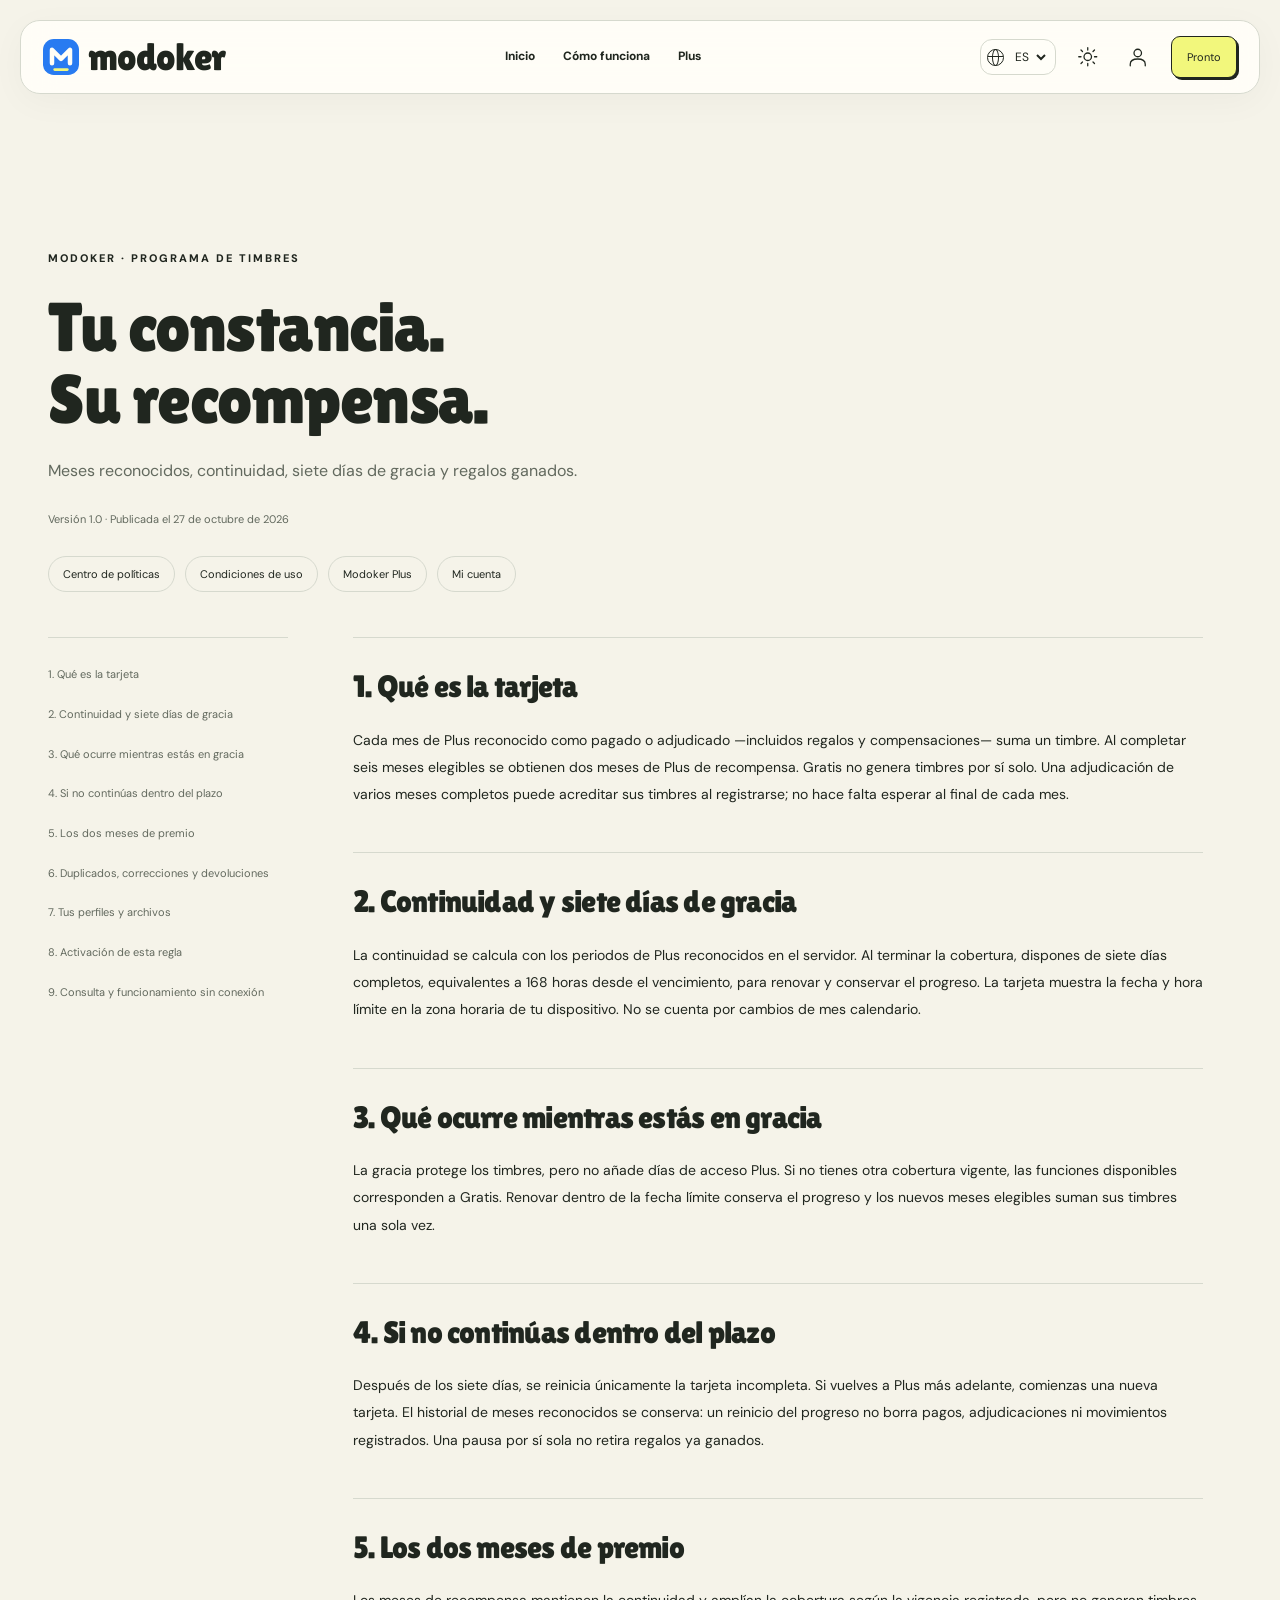
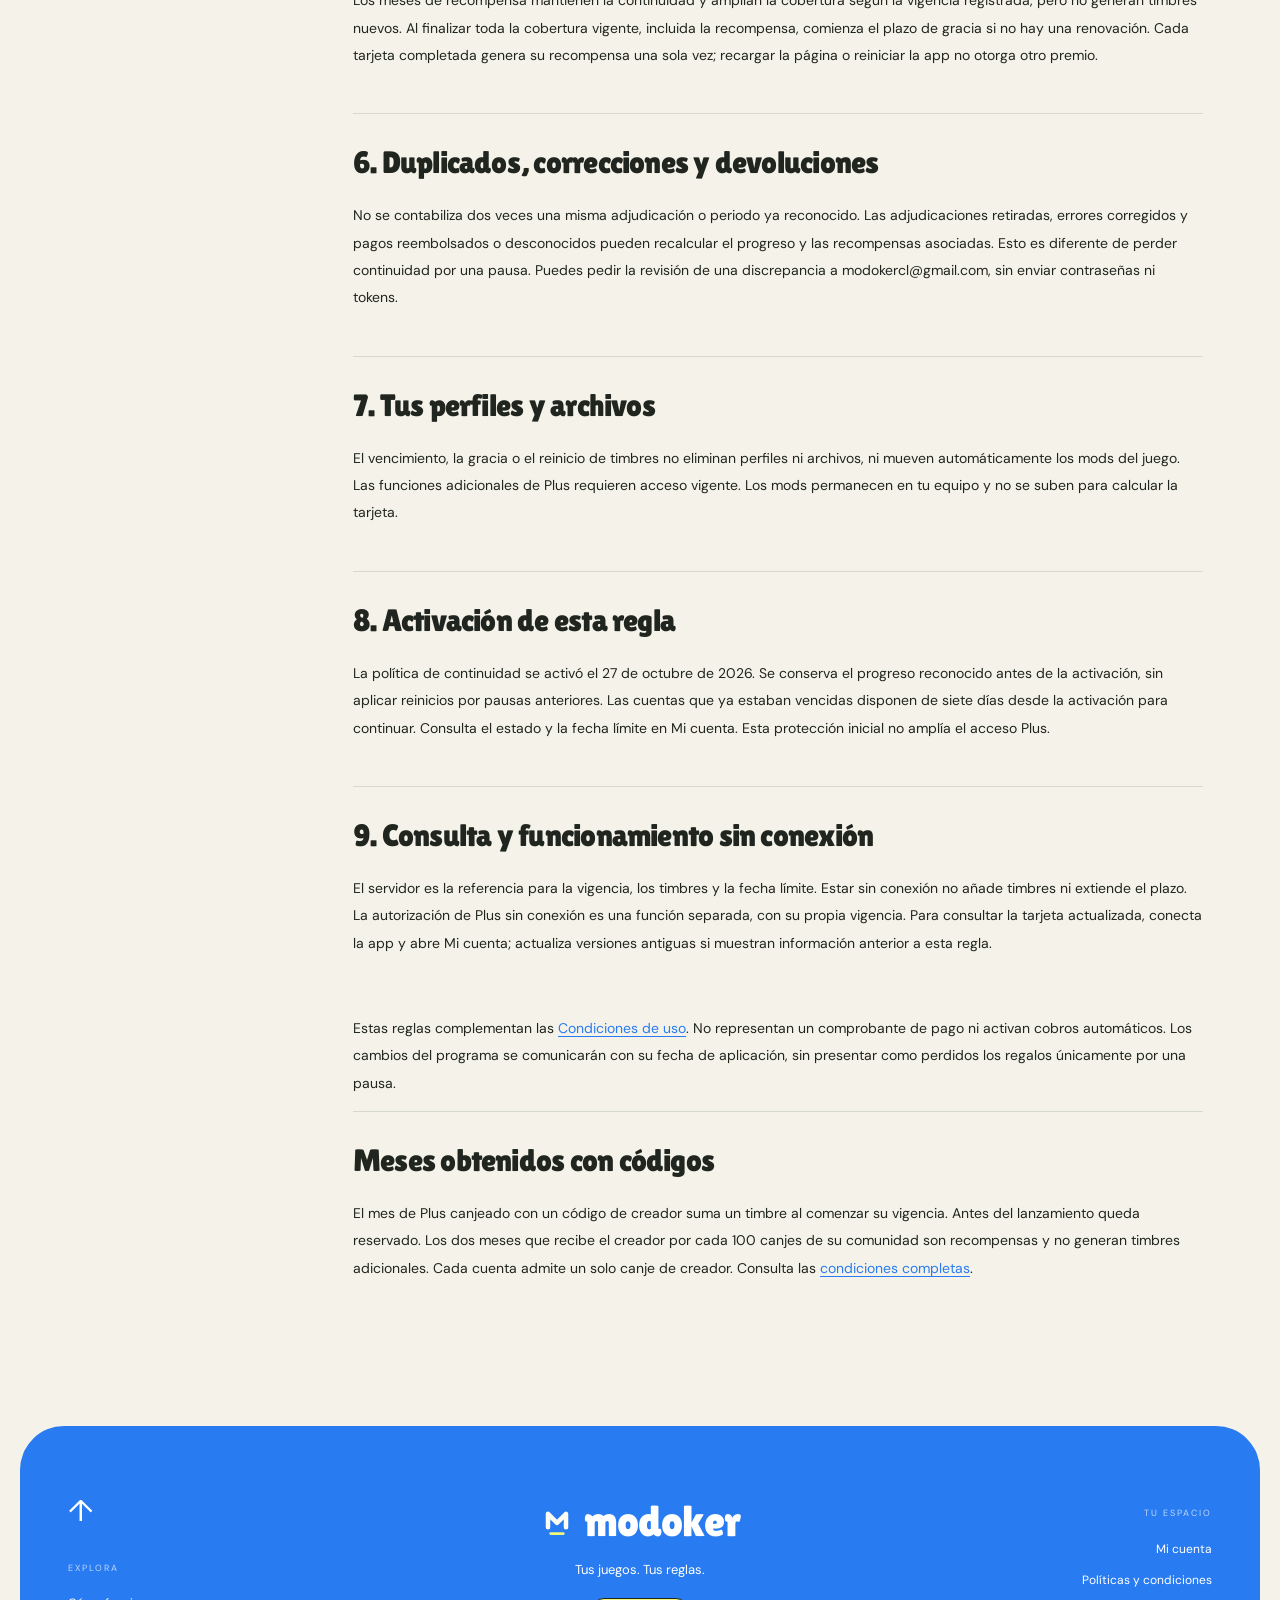
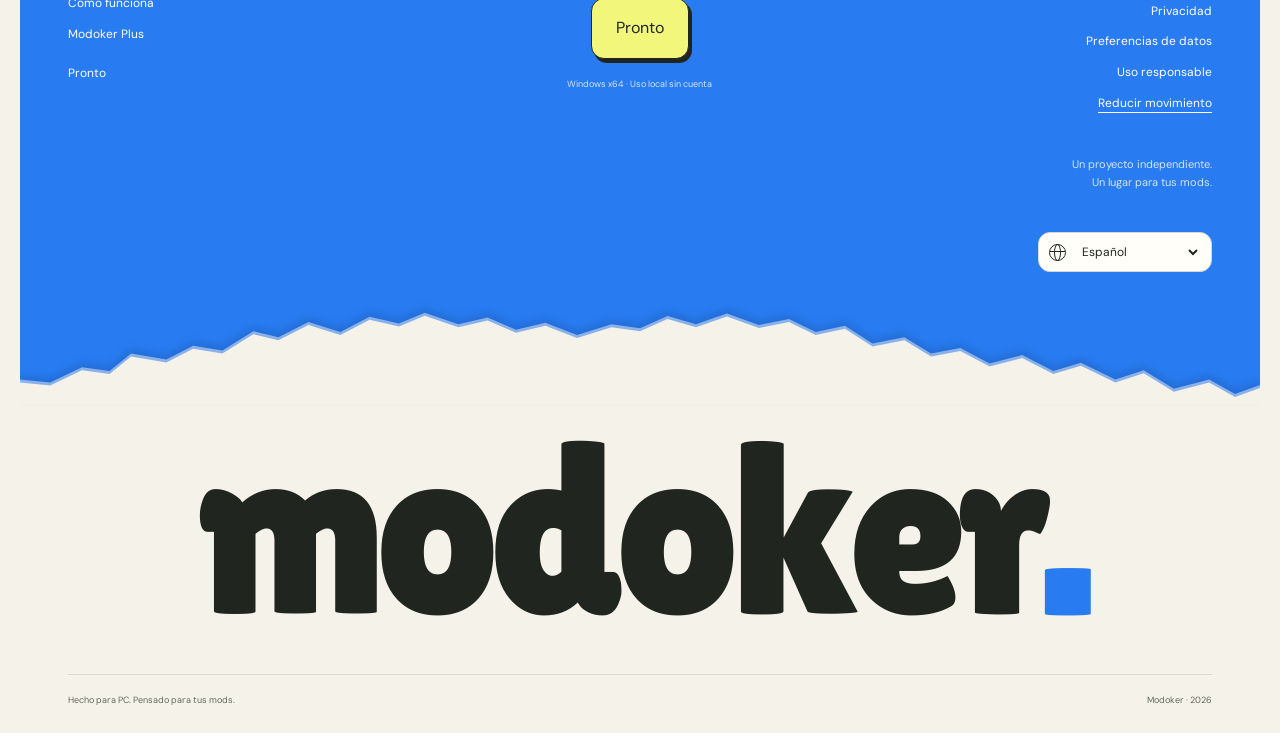
<file: timbres.html>
<!doctype html><html lang="es"><head><meta charset="utf-8"><meta name="viewport" content="width=device-width,initial-scale=1"><meta name="description" content="Reglas de los timbres Plus: continuidad, siete días de gracia, reinicio de tarjetas incompletas y regalos."><meta name="theme-color" content="#f5f3e9"><meta property="og:title" content="Timbres y continuidad — Modoker"><meta property="og:description" content="Reglas de los timbres Plus: continuidad, siete días de gracia, reinicio de tarjetas incompletas y regalos."><meta property="og:type" content="website"><meta property="og:url" content="https://modoker.vercel.app/timbres.html"><title>Timbres y continuidad de Plus — Modoker</title><link rel="icon" href="assets/favicon.svg" type="image/svg+xml"><link rel="stylesheet" href="assets/site.css?v=0241"><link rel="stylesheet" href="assets/experience.css"><script src="assets/site.js?v=soon1" defer></script><script src="assets/experience.js" defer></script><link rel="stylesheet" href="assets/refinements.css?v=020"><script src="assets/vendor/supabase.js" defer></script><script src="assets/auth.js?v=name-required-1" defer></script><link rel="stylesheet" href="assets/account.css"><link rel="stylesheet" href="assets/legal.css?v=1"><script src="assets/legal-preferences.js?v=1" defer></script><link rel="stylesheet" href="assets/i18n.css?v=drawer4"><link rel="stylesheet" href="assets/coming-soon.css?v=2"><link rel="stylesheet" href="assets/web-analytics.css?v=2"><link rel="stylesheet" href="assets/footer-arrival.css?v=032"></head><body data-page="timbres.html"><a class="skip" href="#main">Saltar al contenido</a><header class="site-header"><div class="nav-shell"><a class="brand" href="index.html" aria-label="Modoker, inicio"><span class="brand-mark"><svg viewBox="0 0 40 40" aria-hidden="true"><rect width="40" height="40" rx="12" fill="#287bf1"/><path d="M10 27V12L20 22L30 12V27" fill="none" stroke="#fffef5" stroke-width="5" stroke-linecap="round" stroke-linejoin="round"/><path d="M13 34H27" stroke="#f2f77c" stroke-width="3" stroke-linecap="round"/></svg></span><span class="brand-name"><span style="--letter:0">m</span><span style="--letter:1">o</span><span style="--letter:2">d</span><span style="--letter:3">o</span><span style="--letter:4">k</span><span style="--letter:5">e</span><span style="--letter:6">r</span></span></a><nav id="main-nav" aria-label="Navegación principal"><a href="index.html" >Inicio</a><a href="como-funciona.html" >Cómo funciona</a><a href="plus.html" >Plus</a></nav><div class="nav-actions"><button class="theme-toggle" aria-label="Cambiar entre claro y oscuro"><svg class="icon " viewBox="0 0 28 28" aria-hidden="true" fill="none" stroke="currentColor" stroke-width="1.7" stroke-linecap="round" stroke-linejoin="round"><circle cx="13" cy="13" r="5"/><path d="M13 1V4M13 22V25M1 13H4M22 13H25M4 4L6 6M20 20L22 22M4 22L6 20M20 6L22 4"/></svg></button><a href="cuenta.html" class="account-link" aria-label="Iniciar sesión o registrarse" title="Iniciar sesión o registrarse"><svg class="icon " viewBox="0 0 28 28" aria-hidden="true" fill="none" stroke="currentColor" stroke-width="1.7" stroke-linecap="round" stroke-linejoin="round"><circle cx="13" cy="8" r="5"/><path d="M3 25V23Q3 16 13 16Q23 16 23 23V25"/></svg></a><a class="btn small lemon coming-soon" href="descarga.html" title="Conoce el lanzamiento de Modoker para Windows">Pronto</a><button class="menu-toggle" aria-label="Abrir menú" aria-controls="mobile-menu" aria-expanded="false"><svg class="icon " viewBox="0 0 28 28" aria-hidden="true" fill="none" stroke="currentColor" stroke-width="1.7" stroke-linecap="round" stroke-linejoin="round"><path d="M3 6H23M3 13H23M3 20H23"/></svg></button></div></div></header><dialog id="mobile-menu" class="mobile-drawer" aria-labelledby="mobile-menu-title"><div class="drawer-top"><span id="mobile-menu-title">Tu espacio.</span><button class="drawer-close" aria-label="Cerrar menú">×</button></div><nav aria-label="Navegación móvil"><a href="index.html"><span>01</span>Inicio</a><a href="como-funciona.html"><span>02</span>Cómo funciona</a><a href="plus.html"><span>03</span>Modoker Plus</a></nav><div class="drawer-account"><a class="btn blue" href="cuenta.html">Iniciar sesión <span aria-hidden="true">↗</span></a><a href="cuenta.html#registro">Crear una cuenta <span aria-hidden="true">↗</span></a></div><div class="drawer-bottom"><span>Tu interfaz</span><button class="drawer-theme" aria-label="Cambiar entre claro y oscuro"><span aria-hidden="true">◐</span> Claro / Oscuro</button></div></dialog><main id="main" class="legal-hub"><header class="wrap legal-hero"><span class="eyebrow">MODOKER · PROGRAMA DE TIMBRES</span><h1>Tu constancia.<br>Su recompensa.</h1><p class="lede">Meses reconocidos, continuidad, siete días de gracia y regalos ganados.</p><p class="legal-version">Versión 1.0 · Publicada el 27 de octubre de 2026</p><div class="legal-page-links"><a href="politicas.html">Centro de políticas</a><a href="terminos.html#timbres">Condiciones de uso</a><a href="plus.html">Modoker Plus</a><a href="cuenta.html">Mi cuenta</a></div></header><div class="wrap legal-document"><nav class="legal-toc" aria-label="Índice del programa de timbres"><a href="#programa">1. Qué es la tarjeta</a><a href="#continuidad">2. Continuidad y siete días de gracia</a><a href="#acceso">3. Qué ocurre mientras estás en gracia</a><a href="#reinicio">4. Si no continúas dentro del plazo</a><a href="#regalos">5. Los dos meses de premio</a><a href="#ajustes">6. Duplicados, correcciones y devoluciones</a><a href="#archivos">7. Tus perfiles y archivos</a><a href="#vigencia">8. Activación de esta regla</a><a href="#consulta">9. Consulta y funcionamiento sin conexión</a></nav><article class="legal-body"><section id="programa"><h2>1. Qué es la tarjeta</h2><p>Cada mes de Plus reconocido como pagado o adjudicado —incluidos regalos y compensaciones— suma un timbre. Al completar seis meses elegibles se obtienen dos meses de Plus de recompensa. Gratis no genera timbres por sí solo. Una adjudicación de varios meses completos puede acreditar sus timbres al registrarse; no hace falta esperar al final de cada mes.</p></section><section id="continuidad"><h2>2. Continuidad y siete días de gracia</h2><p>La continuidad se calcula con los periodos de Plus reconocidos en el servidor. Al terminar la cobertura, dispones de siete días completos, equivalentes a 168 horas desde el vencimiento, para renovar y conservar el progreso. La tarjeta muestra la fecha y hora límite en la zona horaria de tu dispositivo. No se cuenta por cambios de mes calendario.</p></section><section id="acceso"><h2>3. Qué ocurre mientras estás en gracia</h2><p>La gracia protege los timbres, pero no añade días de acceso Plus. Si no tienes otra cobertura vigente, las funciones disponibles corresponden a Gratis. Renovar dentro de la fecha límite conserva el progreso y los nuevos meses elegibles suman sus timbres una sola vez.</p></section><section id="reinicio"><h2>4. Si no continúas dentro del plazo</h2><p>Después de los siete días, se reinicia únicamente la tarjeta incompleta. Si vuelves a Plus más adelante, comienzas una nueva tarjeta. El historial de meses reconocidos se conserva: un reinicio del progreso no borra pagos, adjudicaciones ni movimientos registrados. Una pausa por sí sola no retira regalos ya ganados.</p></section><section id="regalos"><h2>5. Los dos meses de premio</h2><p>Los meses de recompensa mantienen la continuidad y amplían la cobertura según la vigencia registrada, pero no generan timbres nuevos. Al finalizar toda la cobertura vigente, incluida la recompensa, comienza el plazo de gracia si no hay una renovación. Cada tarjeta completada genera su recompensa una sola vez; recargar la página o reiniciar la app no otorga otro premio.</p></section><section id="ajustes"><h2>6. Duplicados, correcciones y devoluciones</h2><p>No se contabiliza dos veces una misma adjudicación o periodo ya reconocido. Las adjudicaciones retiradas, errores corregidos y pagos reembolsados o desconocidos pueden recalcular el progreso y las recompensas asociadas. Esto es diferente de perder continuidad por una pausa. Puedes pedir la revisión de una discrepancia a modokercl@gmail.com, sin enviar contraseñas ni tokens.</p></section><section id="archivos"><h2>7. Tus perfiles y archivos</h2><p>El vencimiento, la gracia o el reinicio de timbres no eliminan perfiles ni archivos, ni mueven automáticamente los mods del juego. Las funciones adicionales de Plus requieren acceso vigente. Los mods permanecen en tu equipo y no se suben para calcular la tarjeta.</p></section><section id="vigencia"><h2>8. Activación de esta regla</h2><p>La política de continuidad se activó el 27 de octubre de 2026. Se conserva el progreso reconocido antes de la activación, sin aplicar reinicios por pausas anteriores. Las cuentas que ya estaban vencidas disponen de siete días desde la activación para continuar. Consulta el estado y la fecha límite en Mi cuenta. Esta protección inicial no amplía el acceso Plus.</p></section><section id="consulta"><h2>9. Consulta y funcionamiento sin conexión</h2><p>El servidor es la referencia para la vigencia, los timbres y la fecha límite. Estar sin conexión no añade timbres ni extiende el plazo. La autorización de Plus sin conexión es una función separada, con su propia vigencia. Para consultar la tarjeta actualizada, conecta la app y abre Mi cuenta; actualiza versiones antiguas si muestran información anterior a esta regla.</p></section><p>Estas reglas complementan las <a href="terminos.html">Condiciones de uso</a>. No representan un comprobante de pago ni activan cobros automáticos. Los cambios del programa se comunicarán con su fecha de aplicación, sin presentar como perdidos los regalos únicamente por una pausa.</p><section class="legal-section"><h2>Meses obtenidos con códigos</h2><p>El mes de Plus canjeado con un código de creador suma un timbre al comenzar su vigencia. Antes del lanzamiento queda reservado. Los dos meses que recibe el creador por cada 100 canjes de su comunidad son recompensas y no generan timbres adicionales. Cada cuenta admite un solo canje de creador. Consulta las <a href="politicas.html#codigos">condiciones completas</a>.</p></section></article></div></main><footer class="site-footer paper-footer"><div class="footer-main wrap"><div class="footer-explore"><a class="footer-up" href="#main" aria-label="Volver al inicio">↑</a><span>EXPLORA</span><a href="como-funciona.html">Cómo funciona</a><a href="plus.html">Modoker Plus</a><a class="coming-soon" href="descarga.html" title="Conoce el lanzamiento de Modoker para Windows">Pronto</a></div><div class="footer-center"><a class="brand" href="index.html"><span class="brand-mark"><svg viewBox="0 0 40 40" aria-hidden="true"><rect width="40" height="40" rx="12" fill="#287bf1"/><path d="M10 27V12L20 22L30 12V27" fill="none" stroke="#fffef5" stroke-width="5" stroke-linecap="round" stroke-linejoin="round"/><path d="M13 34H27" stroke="#f2f77c" stroke-width="3" stroke-linecap="round"/></svg></span><span class="brand-name"><span style="--letter:0">m</span><span style="--letter:1">o</span><span style="--letter:2">d</span><span style="--letter:3">o</span><span style="--letter:4">k</span><span style="--letter:5">e</span><span style="--letter:6">r</span></span></a><p>Tus juegos. Tus reglas.</p><a class="btn lemon coming-soon" href="descarga.html" title="Conoce el lanzamiento de Modoker para Windows">Pronto</a><small>Windows x64 · Uso local sin cuenta</small></div><div class="footer-space"><span>TU ESPACIO</span><a href="cuenta.html">Mi cuenta</a><a href="politicas.html">Políticas y condiciones</a><a href="privacidad.html">Privacidad</a><a href="cookies.html#preferencias">Preferencias de datos</a><a href="uso-responsable.html">Uso responsable</a><button id="reduce-motion" aria-pressed="false">Reducir movimiento</button><p>Un proyecto independiente.<br>Un lugar para tus mods.</p></div></div><div class="footer-paper"><svg class="paper-edge" viewBox="0 0 1440 120" preserveAspectRatio="none" aria-hidden="true"><path d="M0 92L35 96L72 76L104 81L129 58L170 66L201 48L235 54L271 29L300 37L335 17L372 30L406 10L440 19L470 5L509 20L543 11L576 27L610 18L647 34L687 20L720 25L752 9L785 20L821 6L858 21L893 13L924 30L958 22L990 45L1027 37L1058 58L1092 51L1126 71L1164 60L1200 81L1232 70L1272 92L1305 80L1340 104L1381 92L1411 111L1440 99V120H0Z"/><path class="mobile-paper-cut" d="M0 72L85 80L170 53L255 63L340 33L425 43L510 17L595 33L680 14L765 30L850 16L935 37L1020 30L1105 51L1190 42L1275 67L1360 59L1440 78V120H0Z"/></svg><a class="footer-wordmark" href="index.html" aria-label="Modoker, volver al inicio"><span style="--letter:0">m</span><span style="--letter:1">o</span><span style="--letter:2">d</span><span style="--letter:3">o</span><span style="--letter:4">k</span><span style="--letter:5">e</span><span style="--letter:6">r</span><span class="wordmark-dot">.</span></a><div class="footer-bottom wrap"><span>Hecho para PC. Pensado para tus mods.</span><span>Modoker · 2026</span></div></div></footer><div class="toast" role="status" aria-live="polite"></div><script src="assets/i18n-catalogs.js?v=continuity2"></script><script src="assets/i18n-core.js?v=0251"></script><script src="assets/i18n.js?v=drawer4"></script><script src="assets/web-analytics.js?v=2" defer></script><script src="assets/footer-arrival.js?v=032" defer></script></body></html>
</file>
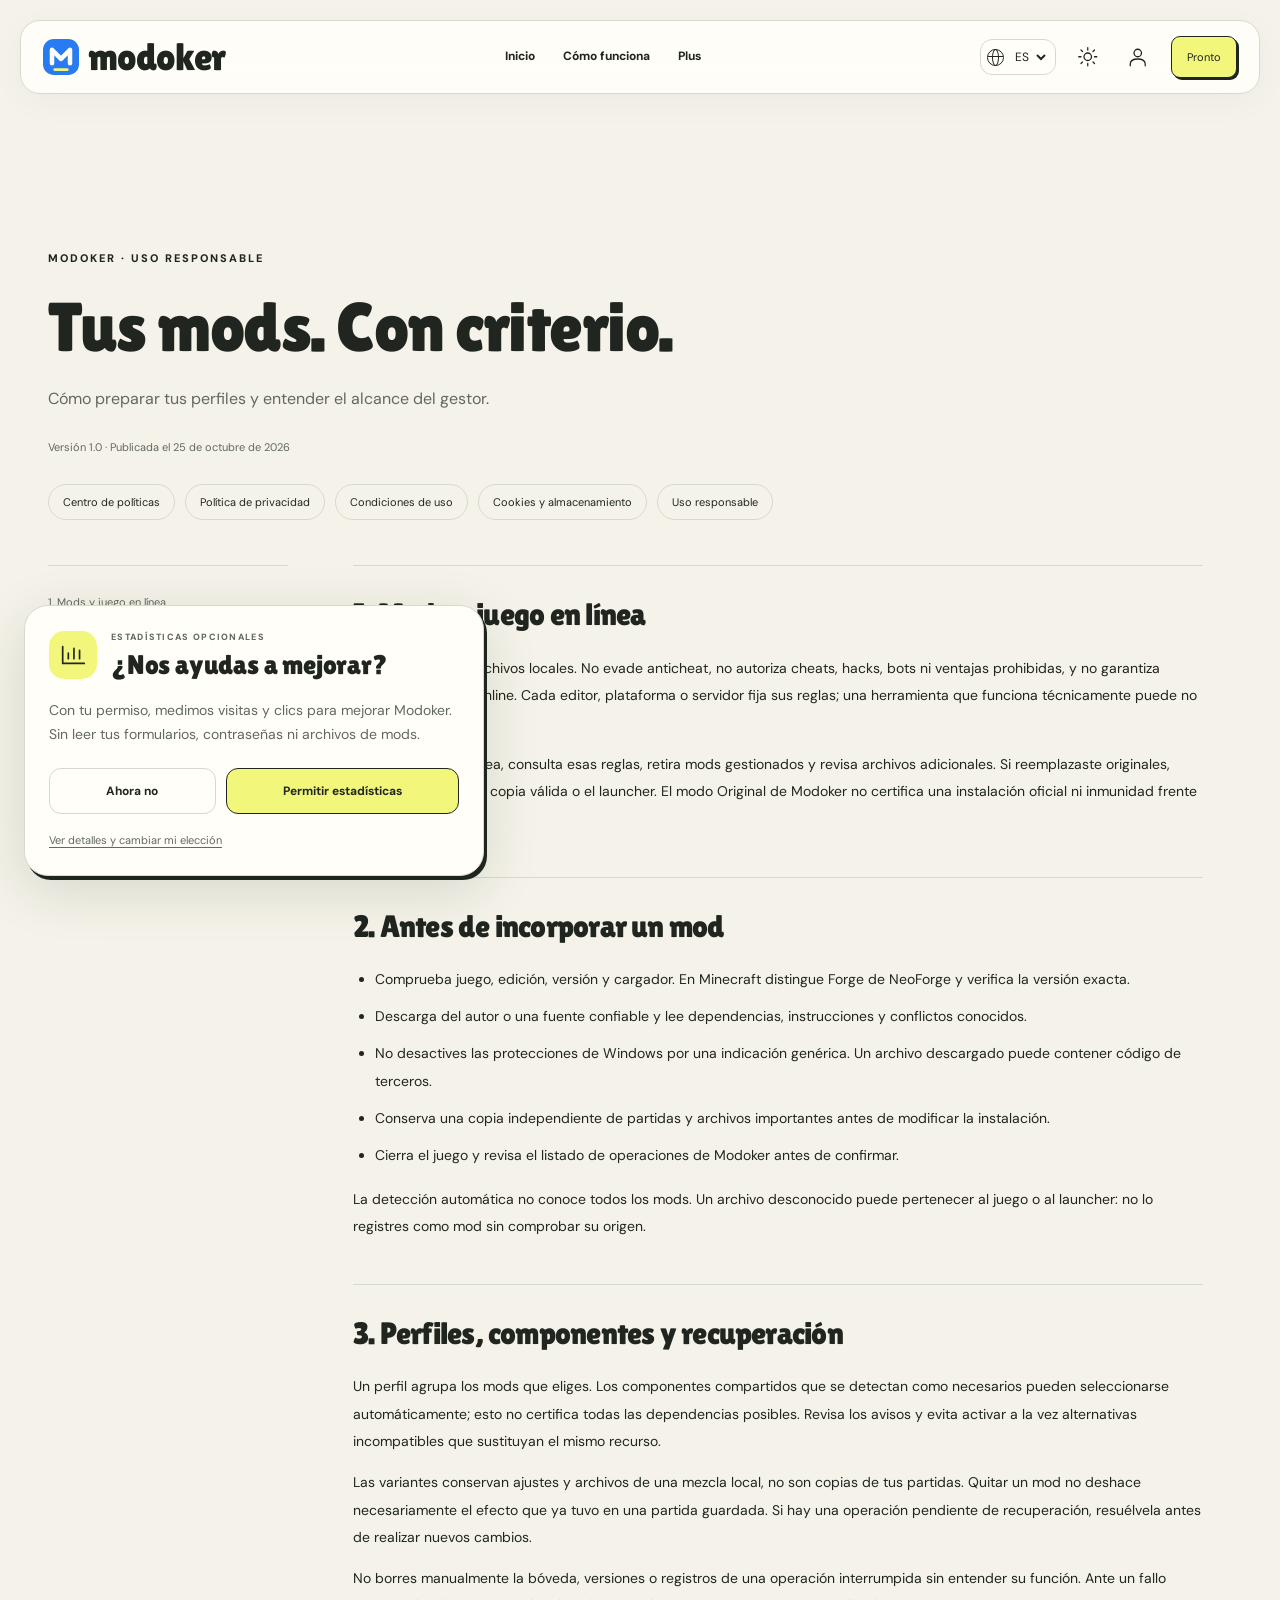
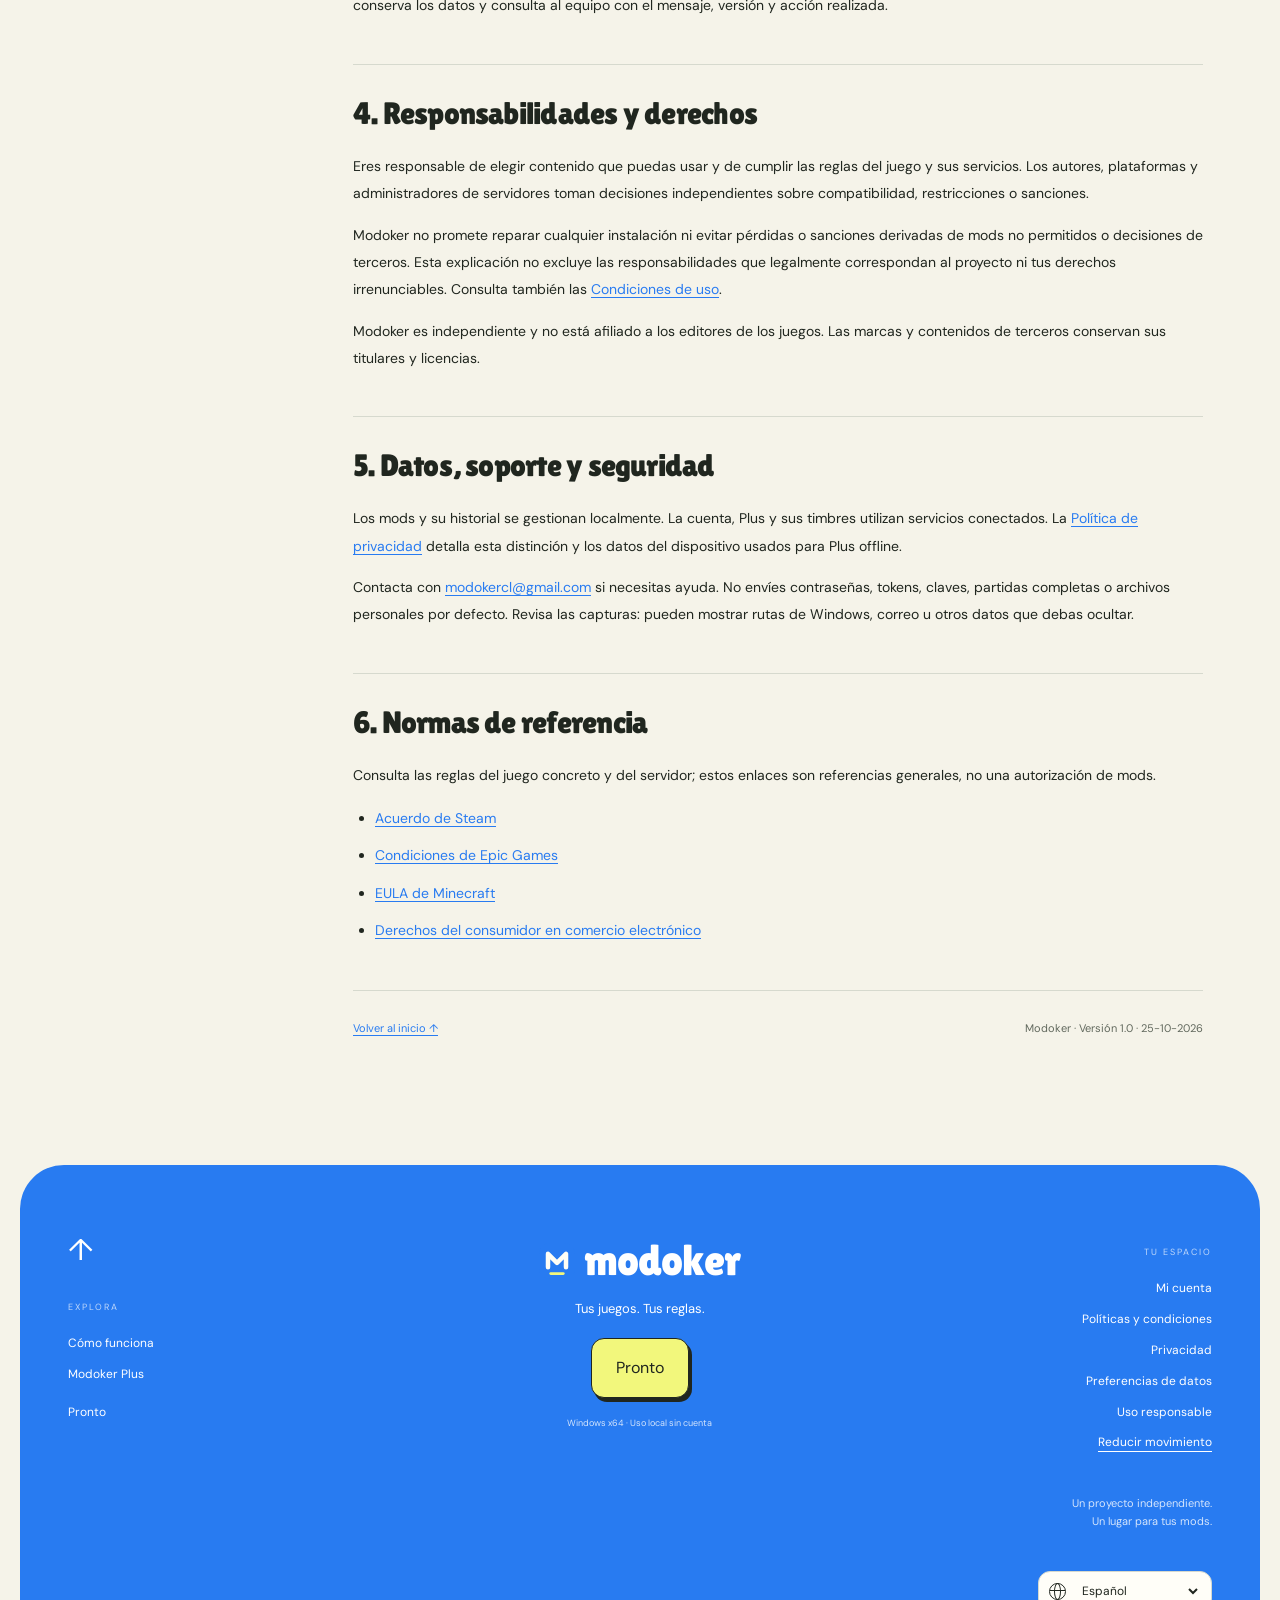
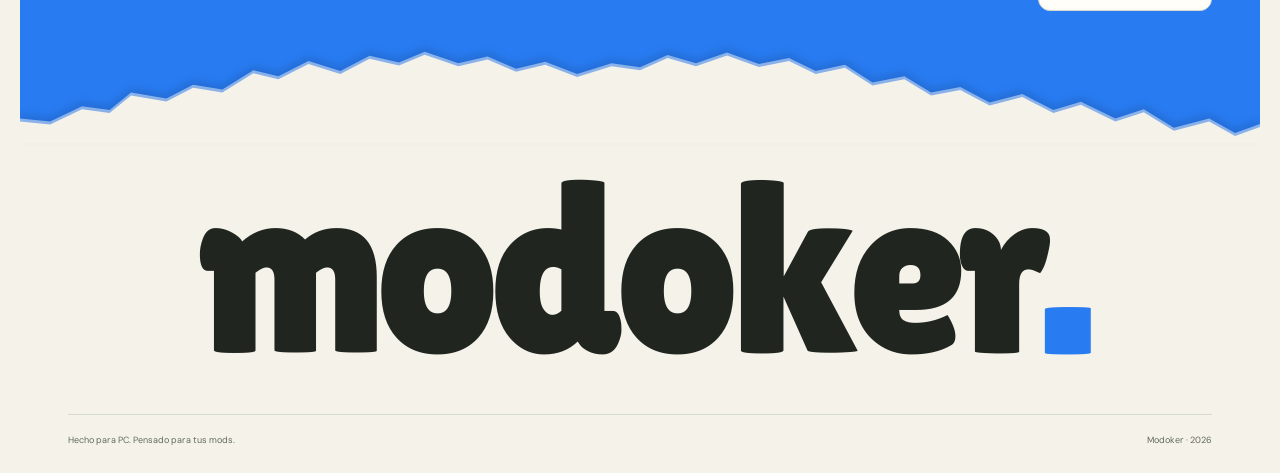
<file: uso-responsable.html>
<!doctype html><html lang="es"><head><meta charset="utf-8"><meta name="viewport" content="width=device-width,initial-scale=1"><meta name="description" content="Uso responsable de la web y aplicación Modoker."><meta name="theme-color" content="#f5f3e9"><meta property="og:title" content="Uso responsable — Modoker"><meta property="og:description" content="Uso responsable de la web y aplicación Modoker."><meta property="og:type" content="website"><meta property="og:url" content="https://modoker.vercel.app/uso-responsable.html"><title>Uso responsable — Modoker</title><link rel="icon" href="assets/favicon.svg" type="image/svg+xml"><link rel="stylesheet" href="assets/site.css?v=0241"><link rel="stylesheet" href="assets/experience.css"><script src="assets/site.js?v=soon1" defer></script><script src="assets/experience.js" defer></script><link rel="stylesheet" href="assets/refinements.css?v=020"><script src="assets/vendor/supabase.js" defer></script><script src="assets/auth.js?v=name-required-1" defer></script><link rel="stylesheet" href="assets/account.css"><link rel="stylesheet" href="assets/legal.css?v=1"><script src="assets/legal-preferences.js?v=1" defer></script><link rel="stylesheet" href="assets/i18n.css?v=drawer4"><link rel="stylesheet" href="assets/coming-soon.css?v=2"><link rel="stylesheet" href="assets/web-analytics.css?v=2"><link rel="stylesheet" href="assets/footer-arrival.css?v=032"></head><body data-page="uso-responsable.html"><a class="skip" href="#main">Saltar al contenido</a><header class="site-header"><div class="nav-shell"><a class="brand" href="index.html" aria-label="Modoker, inicio"><span class="brand-mark"><svg viewBox="0 0 40 40" aria-hidden="true"><rect width="40" height="40" rx="12" fill="#287bf1"/><path d="M10 27V12L20 22L30 12V27" fill="none" stroke="#fffef5" stroke-width="5" stroke-linecap="round" stroke-linejoin="round"/><path d="M13 34H27" stroke="#f2f77c" stroke-width="3" stroke-linecap="round"/></svg></span><span class="brand-name"><span style="--letter:0">m</span><span style="--letter:1">o</span><span style="--letter:2">d</span><span style="--letter:3">o</span><span style="--letter:4">k</span><span style="--letter:5">e</span><span style="--letter:6">r</span></span></a><nav id="main-nav" aria-label="Navegación principal"><a href="index.html" >Inicio</a><a href="como-funciona.html" >Cómo funciona</a><a href="plus.html" >Plus</a></nav><div class="nav-actions"><button class="theme-toggle" aria-label="Cambiar entre claro y oscuro"><svg class="icon " viewBox="0 0 28 28" aria-hidden="true" fill="none" stroke="currentColor" stroke-width="1.7" stroke-linecap="round" stroke-linejoin="round"><circle cx="13" cy="13" r="5"/><path d="M13 1V4M13 22V25M1 13H4M22 13H25M4 4L6 6M20 20L22 22M4 22L6 20M20 6L22 4"/></svg></button><a href="cuenta.html" class="account-link" aria-label="Iniciar sesión o registrarse" title="Iniciar sesión o registrarse"><svg class="icon " viewBox="0 0 28 28" aria-hidden="true" fill="none" stroke="currentColor" stroke-width="1.7" stroke-linecap="round" stroke-linejoin="round"><circle cx="13" cy="8" r="5"/><path d="M3 25V23Q3 16 13 16Q23 16 23 23V25"/></svg></a><a class="btn small lemon coming-soon" href="descarga.html" title="Conoce el lanzamiento de Modoker para Windows">Pronto</a><button class="menu-toggle" aria-label="Abrir menú" aria-controls="mobile-menu" aria-expanded="false"><svg class="icon " viewBox="0 0 28 28" aria-hidden="true" fill="none" stroke="currentColor" stroke-width="1.7" stroke-linecap="round" stroke-linejoin="round"><path d="M3 6H23M3 13H23M3 20H23"/></svg></button></div></div></header><dialog id="mobile-menu" class="mobile-drawer" aria-labelledby="mobile-menu-title"><div class="drawer-top"><span id="mobile-menu-title">Tu espacio.</span><button class="drawer-close" aria-label="Cerrar menú">×</button></div><nav aria-label="Navegación móvil"><a href="index.html"><span>01</span>Inicio</a><a href="como-funciona.html"><span>02</span>Cómo funciona</a><a href="plus.html"><span>03</span>Modoker Plus</a></nav><div class="drawer-account"><a class="btn blue" href="cuenta.html">Iniciar sesión <span aria-hidden="true">↗</span></a><a href="cuenta.html#registro">Crear una cuenta <span aria-hidden="true">↗</span></a></div><div class="drawer-bottom"><span>Tu interfaz</span><button class="drawer-theme" aria-label="Cambiar entre claro y oscuro"><span aria-hidden="true">◐</span> Claro / Oscuro</button></div></dialog><main id="main" class="legal-hub"><header class="wrap legal-hero"><span class="eyebrow">MODOKER · USO RESPONSABLE</span><h1>Tus mods. Con criterio.</h1><p class="lede">Cómo preparar tus perfiles y entender el alcance del gestor.</p><p class="legal-version">Versión 1.0 · Publicada el 25 de octubre de 2026</p><div class="legal-page-links" aria-label="Documentos de Modoker"><a href="politicas.html">Centro de políticas</a><a href="privacidad.html">Política de privacidad</a><a href="terminos.html">Condiciones de uso</a><a href="cookies.html">Cookies y almacenamiento</a><a href="uso-responsable.html">Uso responsable</a></div></header><div class="wrap legal-document"><nav class="legal-toc" aria-label="Índice de uso responsable"><a href="#online">1. Mods y juego en línea</a><a href="#preparacion">2. Antes de incorporar un mod</a><a href="#perfiles">3. Perfiles, componentes y recuperación</a><a href="#responsabilidad">4. Responsabilidades y derechos</a><a href="#privacidad">5. Datos, soporte y seguridad</a><a href="#fuentes">6. Normas de referencia</a><a class="legal-print" href="mailto:modokercl@gmail.com">Contactar con Modoker ↗</a></nav><article class="legal-body"><section id="online" data-metric-section="s0"><h2>1. Mods y juego en línea</h2><p>Modoker organiza archivos locales. No evade anticheat, no autoriza cheats, hacks, bots ni ventajas prohibidas, y no garantiza acceso a servicios online. Cada editor, plataforma o servidor fija sus reglas; una herramienta que funciona técnicamente puede no estar permitida.</p><p>Antes de jugar en línea, consulta esas reglas, retira mods gestionados y revisa archivos adicionales. Si reemplazaste originales, recupéralos con una copia válida o el launcher. El modo Original de Modoker no certifica una instalación oficial ni inmunidad frente a sanciones.</p></section>
<section id="preparacion" data-metric-section="s1"><h2>2. Antes de incorporar un mod</h2><ul><li>Comprueba juego, edición, versión y cargador. En Minecraft distingue Forge de NeoForge y verifica la versión exacta.</li><li>Descarga del autor o una fuente confiable y lee dependencias, instrucciones y conflictos conocidos.</li><li>No desactives las protecciones de Windows por una indicación genérica. Un archivo descargado puede contener código de terceros.</li><li>Conserva una copia independiente de partidas y archivos importantes antes de modificar la instalación.</li><li>Cierra el juego y revisa el listado de operaciones de Modoker antes de confirmar.</li></ul><p>La detección automática no conoce todos los mods. Un archivo desconocido puede pertenecer al juego o al launcher: no lo registres como mod sin comprobar su origen.</p></section>
<section id="perfiles" data-metric-section="s2"><h2>3. Perfiles, componentes y recuperación</h2><p>Un perfil agrupa los mods que eliges. Los componentes compartidos que se detectan como necesarios pueden seleccionarse automáticamente; esto no certifica todas las dependencias posibles. Revisa los avisos y evita activar a la vez alternativas incompatibles que sustituyan el mismo recurso.</p><p>Las variantes conservan ajustes y archivos de una mezcla local, no son copias de tus partidas. Quitar un mod no deshace necesariamente el efecto que ya tuvo en una partida guardada. Si hay una operación pendiente de recuperación, resuélvela antes de realizar nuevos cambios.</p><p>No borres manualmente la bóveda, versiones o registros de una operación interrumpida sin entender su función. Ante un fallo conserva los datos y consulta al equipo con el mensaje, versión y acción realizada.</p></section>
<section id="responsabilidad" data-metric-section="s3"><h2>4. Responsabilidades y derechos</h2><p>Eres responsable de elegir contenido que puedas usar y de cumplir las reglas del juego y sus servicios. Los autores, plataformas y administradores de servidores toman decisiones independientes sobre compatibilidad, restricciones o sanciones.</p><p>Modoker no promete reparar cualquier instalación ni evitar pérdidas o sanciones derivadas de mods no permitidos o decisiones de terceros. Esta explicación no excluye las responsabilidades que legalmente correspondan al proyecto ni tus derechos irrenunciables. Consulta también las <a href="terminos.html">Condiciones de uso</a>.</p><p>Modoker es independiente y no está afiliado a los editores de los juegos. Las marcas y contenidos de terceros conservan sus titulares y licencias.</p></section>
<section id="privacidad" data-metric-section="s4"><h2>5. Datos, soporte y seguridad</h2><p>Los mods y su historial se gestionan localmente. La cuenta, Plus y sus timbres utilizan servicios conectados. La <a href="privacidad.html">Política de privacidad</a> detalla esta distinción y los datos del dispositivo usados para Plus offline.</p><p>Contacta con <a href="mailto:modokercl@gmail.com">modokercl@gmail.com</a> si necesitas ayuda. No envíes contraseñas, tokens, claves, partidas completas o archivos personales por defecto. Revisa las capturas: pueden mostrar rutas de Windows, correo u otros datos que debas ocultar.</p></section>
<section id="fuentes" data-metric-section="s5"><h2>6. Normas de referencia</h2><p>Consulta las reglas del juego concreto y del servidor; estos enlaces son referencias generales, no una autorización de mods.</p><ul><li><a href="https://store.steampowered.com/subscriber_agreement/" target="_blank" rel="noopener noreferrer">Acuerdo de Steam</a></li><li><a href="https://legal.epicgames.com/epicgames/tos" target="_blank" rel="noopener noreferrer">Condiciones de Epic Games</a></li><li><a href="https://www.minecraft.net/eula" target="_blank" rel="noopener noreferrer">EULA de Minecraft</a></li><li><a href="https://www.sernac.cl/portal/604/w3-propertyvalue-20982.html" target="_blank" rel="noopener noreferrer">Derechos del consumidor en comercio electrónico</a></li></ul></section>
<div class="legal-end"><a href="#main">Volver al inicio ↑</a><span>Modoker · Versión 1.0 · 25-10-2026</span></div></article></div></main><footer class="site-footer paper-footer"><div class="footer-main wrap"><div class="footer-explore"><a class="footer-up" href="#main" aria-label="Volver al inicio">↑</a><span>EXPLORA</span><a href="como-funciona.html">Cómo funciona</a><a href="plus.html">Modoker Plus</a><a class="coming-soon" href="descarga.html" title="Conoce el lanzamiento de Modoker para Windows">Pronto</a></div><div class="footer-center"><a class="brand" href="index.html"><span class="brand-mark"><svg viewBox="0 0 40 40" aria-hidden="true"><rect width="40" height="40" rx="12" fill="#287bf1"/><path d="M10 27V12L20 22L30 12V27" fill="none" stroke="#fffef5" stroke-width="5" stroke-linecap="round" stroke-linejoin="round"/><path d="M13 34H27" stroke="#f2f77c" stroke-width="3" stroke-linecap="round"/></svg></span><span class="brand-name"><span style="--letter:0">m</span><span style="--letter:1">o</span><span style="--letter:2">d</span><span style="--letter:3">o</span><span style="--letter:4">k</span><span style="--letter:5">e</span><span style="--letter:6">r</span></span></a><p>Tus juegos. Tus reglas.</p><a class="btn lemon coming-soon" href="descarga.html" title="Conoce el lanzamiento de Modoker para Windows">Pronto</a><small>Windows x64 · Uso local sin cuenta</small></div><div class="footer-space"><span>TU ESPACIO</span><a href="cuenta.html">Mi cuenta</a><a href="politicas.html">Políticas y condiciones</a><a href="privacidad.html">Privacidad</a><a href="cookies.html#preferencias">Preferencias de datos</a><a href="uso-responsable.html">Uso responsable</a><button id="reduce-motion" aria-pressed="false">Reducir movimiento</button><p>Un proyecto independiente.<br>Un lugar para tus mods.</p></div></div><div class="footer-paper"><svg class="paper-edge" viewBox="0 0 1440 120" preserveAspectRatio="none" aria-hidden="true"><path d="M0 92L35 96L72 76L104 81L129 58L170 66L201 48L235 54L271 29L300 37L335 17L372 30L406 10L440 19L470 5L509 20L543 11L576 27L610 18L647 34L687 20L720 25L752 9L785 20L821 6L858 21L893 13L924 30L958 22L990 45L1027 37L1058 58L1092 51L1126 71L1164 60L1200 81L1232 70L1272 92L1305 80L1340 104L1381 92L1411 111L1440 99V120H0Z"/><path class="mobile-paper-cut" d="M0 72L85 80L170 53L255 63L340 33L425 43L510 17L595 33L680 14L765 30L850 16L935 37L1020 30L1105 51L1190 42L1275 67L1360 59L1440 78V120H0Z"/></svg><a class="footer-wordmark" href="index.html" aria-label="Modoker, volver al inicio"><span style="--letter:0">m</span><span style="--letter:1">o</span><span style="--letter:2">d</span><span style="--letter:3">o</span><span style="--letter:4">k</span><span style="--letter:5">e</span><span style="--letter:6">r</span><span class="wordmark-dot">.</span></a><div class="footer-bottom wrap"><span>Hecho para PC. Pensado para tus mods.</span><span>Modoker · 2026</span></div></div></footer><div class="toast" role="status" aria-live="polite"></div><script src="assets/i18n-catalogs.js?v=continuity2"></script><script src="assets/i18n-core.js?v=0251"></script><script src="assets/i18n.js?v=drawer4"></script><script src="assets/web-analytics.js?v=2" defer></script><script src="assets/footer-arrival.js?v=032" defer></script></body></html>
</file>
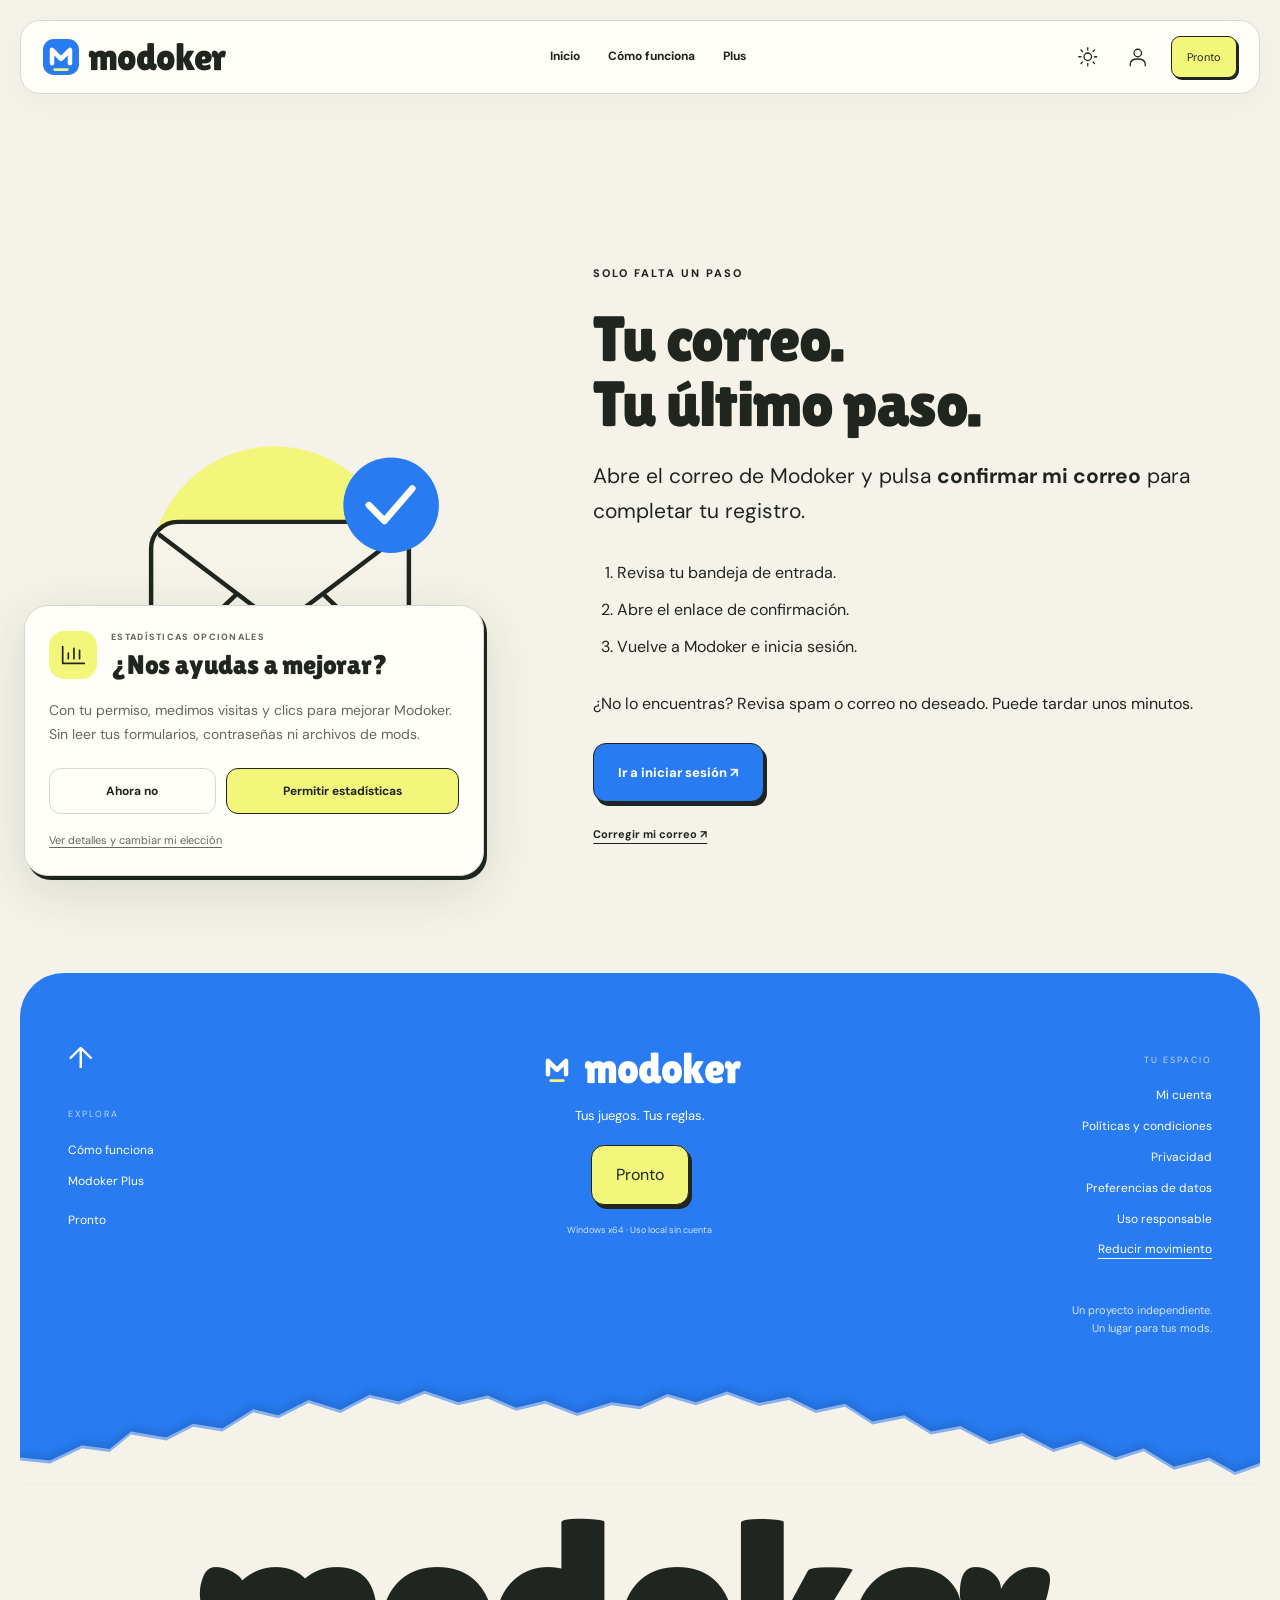
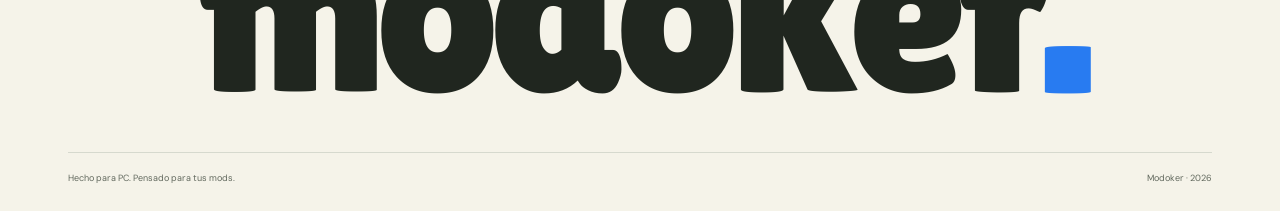
<file: verifica-correo.html>
<!doctype html><html lang="es"><head><meta charset="utf-8"><meta name="viewport" content="width=device-width,initial-scale=1"><meta name="robots" content="noindex,nofollow"><meta name="referrer" content="no-referrer"><meta name="description" content="Entra a tu cuenta Modoker o crea una cuenta. Tus mods siguen viviendo en tu PC."><meta name="theme-color" content="#f5f3e9"><meta property="og:title" content="Verifica tu correo — Modoker"><meta property="og:description" content="Entra a tu cuenta Modoker o crea una cuenta. Tus mods siguen viviendo en tu PC."><meta property="og:type" content="website"><meta property="og:url" content="https://modoker.vercel.app/cuenta.html"><title>Verifica tu correo — Modoker</title><link rel="icon" href="assets/favicon.svg" type="image/svg+xml"><link rel="stylesheet" href="assets/site.css?v=0241"><link rel="stylesheet" href="assets/experience.css"><script src="assets/site.js?v=soon1" defer></script><script src="assets/experience.js" defer></script><link rel="stylesheet" href="assets/refinements.css?v=020"><script src="assets/vendor/supabase.js" defer></script><script src="assets/auth.js?v=name-required-1" defer></script><link rel="stylesheet" href="assets/account.css"><link rel="stylesheet" href="assets/dashboards.css?v=019"><link rel="stylesheet" href="assets/plus-assembly.css?v=0243"><link rel="stylesheet" href="assets/loyalty.css?v=019"><link rel="stylesheet" href="assets/plan-gauge.css?v=1"><link rel="stylesheet" href="assets/i18n.css?v=drawer4"><link rel="stylesheet" href="assets/coming-soon.css?v=2"><link rel="stylesheet" href="assets/verify-email.css"><link rel="stylesheet" href="assets/web-analytics.css?v=2"><link rel="stylesheet" href="assets/footer-arrival.css?v=032"></head><body data-page="verifica-correo.html"><header class="site-header"><div class="nav-shell"><a class="brand" href="index.html" aria-label="Modoker, inicio"><span class="brand-mark"><svg viewBox="0 0 40 40" aria-hidden="true"><rect width="40" height="40" rx="12" fill="#287bf1"/><path d="M10 27V12L20 22L30 12V27" fill="none" stroke="#fffef5" stroke-width="5" stroke-linecap="round" stroke-linejoin="round"/><path d="M13 34H27" stroke="#f2f77c" stroke-width="3" stroke-linecap="round"/></svg></span><span class="brand-name"><span style="--letter:0">m</span><span style="--letter:1">o</span><span style="--letter:2">d</span><span style="--letter:3">o</span><span style="--letter:4">k</span><span style="--letter:5">e</span><span style="--letter:6">r</span></span></a><nav id="main-nav" aria-label="Navegación principal"><a href="index.html" >Inicio</a><a href="como-funciona.html" >Cómo funciona</a><a href="plus.html" >Plus</a></nav><div class="nav-actions"><button class="theme-toggle" aria-label="Cambiar entre claro y oscuro"><svg class="icon " viewBox="0 0 28 28" aria-hidden="true" fill="none" stroke="currentColor" stroke-width="1.7" stroke-linecap="round" stroke-linejoin="round"><circle cx="13" cy="13" r="5"/><path d="M13 1V4M13 22V25M1 13H4M22 13H25M4 4L6 6M20 20L22 22M4 22L6 20M20 6L22 4"/></svg></button><a href="cuenta.html" class="account-link" aria-label="Iniciar sesión o registrarse" title="Iniciar sesión o registrarse"><svg class="icon " viewBox="0 0 28 28" aria-hidden="true" fill="none" stroke="currentColor" stroke-width="1.7" stroke-linecap="round" stroke-linejoin="round"><circle cx="13" cy="8" r="5"/><path d="M3 25V23Q3 16 13 16Q23 16 23 23V25"/></svg></a><a class="btn small lemon coming-soon" href="descarga.html" title="Conoce el lanzamiento de Modoker para Windows">Pronto</a><button class="menu-toggle" aria-label="Abrir menú" aria-controls="mobile-menu" aria-expanded="false"><svg class="icon " viewBox="0 0 28 28" aria-hidden="true" fill="none" stroke="currentColor" stroke-width="1.7" stroke-linecap="round" stroke-linejoin="round"><path d="M3 6H23M3 13H23M3 20H23"/></svg></button></div></div></header><main id="main" class="verify-page"><section class="verify-card" aria-labelledby="verify-title" data-metric-section="s0"><div class="verify-art" aria-hidden="true"><svg viewBox="0 0 360 290" fill="none"><circle cx="175" cy="142" r="112" fill="var(--lemon,#f2f77c)"/><rect x="64" y="98" width="232" height="145" rx="24" fill="var(--paper,#f6f4e9)" stroke="currentColor" stroke-width="4"/><path d="m72 110 108 82 108-82M72 229l69-66m147 66-69-66" stroke="currentColor" stroke-width="4" stroke-linecap="round" stroke-linejoin="round"/><circle cx="280" cy="83" r="43" fill="#287bf1"/><path d="m260 83 14 14 25-29" stroke="#fffef5" stroke-width="6" stroke-linecap="round" stroke-linejoin="round"/></svg></div><div><span class="eyebrow">SOLO FALTA UN PASO</span><h1 id="verify-title" tabindex="-1">Tu correo.<br>Tu último paso.</h1><p class="verify-lead">Abre el correo de Modoker y pulsa <strong>confirmar mi correo</strong> para completar tu registro.</p><p id="verify-address" hidden></p><ol><li>Revisa tu bandeja de entrada.</li><li>Abre el enlace de confirmación.</li><li>Vuelve a Modoker e inicia sesión.</li></ol><p>¿No lo encuentras? Revisa spam o correo no deseado. Puede tardar unos minutos.</p><div class="verify-actions"><a class="btn blue" href="cuenta.html">Ir a iniciar sesión ↗</a><button class="btn subtle" id="resend-confirmation" type="button" hidden>Reenviar correo</button></div><a class="text-link" href="cuenta.html#registro">Corregir mi correo ↗</a><p id="verification-status" role="status" aria-live="polite"></p></div></section></main><footer class="site-footer paper-footer"><div class="footer-main wrap"><div class="footer-explore"><a class="footer-up" href="#main" aria-label="Volver al inicio">↑</a><span>EXPLORA</span><a href="como-funciona.html">Cómo funciona</a><a href="plus.html">Modoker Plus</a><a class="coming-soon" href="descarga.html" title="Conoce el lanzamiento de Modoker para Windows">Pronto</a></div><div class="footer-center"><a class="brand" href="index.html"><span class="brand-mark"><svg viewBox="0 0 40 40" aria-hidden="true"><rect width="40" height="40" rx="12" fill="#287bf1"/><path d="M10 27V12L20 22L30 12V27" fill="none" stroke="#fffef5" stroke-width="5" stroke-linecap="round" stroke-linejoin="round"/><path d="M13 34H27" stroke="#f2f77c" stroke-width="3" stroke-linecap="round"/></svg></span><span class="brand-name"><span style="--letter:0">m</span><span style="--letter:1">o</span><span style="--letter:2">d</span><span style="--letter:3">o</span><span style="--letter:4">k</span><span style="--letter:5">e</span><span style="--letter:6">r</span></span></a><p>Tus juegos. Tus reglas.</p><a class="btn lemon coming-soon" href="descarga.html" title="Conoce el lanzamiento de Modoker para Windows">Pronto</a><small>Windows x64 · Uso local sin cuenta</small></div><div class="footer-space"><span>TU ESPACIO</span><a href="cuenta.html">Mi cuenta</a><a href="politicas.html">Políticas y condiciones</a><a href="privacidad.html">Privacidad</a><a href="cookies.html#preferencias">Preferencias de datos</a><a href="uso-responsable.html">Uso responsable</a><button id="reduce-motion" aria-pressed="false">Reducir movimiento</button><p>Un proyecto independiente.<br>Un lugar para tus mods.</p></div></div><div class="footer-paper"><svg class="paper-edge" viewBox="0 0 1440 120" preserveAspectRatio="none" aria-hidden="true"><path d="M0 92L35 96L72 76L104 81L129 58L170 66L201 48L235 54L271 29L300 37L335 17L372 30L406 10L440 19L470 5L509 20L543 11L576 27L610 18L647 34L687 20L720 25L752 9L785 20L821 6L858 21L893 13L924 30L958 22L990 45L1027 37L1058 58L1092 51L1126 71L1164 60L1200 81L1232 70L1272 92L1305 80L1340 104L1381 92L1411 111L1440 99V120H0Z"/><path class="mobile-paper-cut" d="M0 72L85 80L170 53L255 63L340 33L425 43L510 17L595 33L680 14L765 30L850 16L935 37L1020 30L1105 51L1190 42L1275 67L1360 59L1440 78V120H0Z"/></svg><a class="footer-wordmark" href="index.html" aria-label="Modoker, volver al inicio"><span style="--letter:0">m</span><span style="--letter:1">o</span><span style="--letter:2">d</span><span style="--letter:3">o</span><span style="--letter:4">k</span><span style="--letter:5">e</span><span style="--letter:6">r</span><span class="wordmark-dot">.</span></a><div class="footer-bottom wrap"><span>Hecho para PC. Pensado para tus mods.</span><span>Modoker · 2026</span></div></div></footer><script src="assets/verify-email.js" defer></script><script src="assets/web-analytics.js?v=2" defer></script><script src="assets/footer-arrival.js?v=032" defer></script></body></html>
</file>
<file: assets/site.css>
@font-face{font-family:Chunky;src:url(LilitaOne-Regular.ttf);font-display:swap}@font-face{font-family:DM;src:url(DMSans.ttf);font-weight:100 1000;font-display:swap}
:root{--bg:#f5f3e9;--panel:#fffef8;--ink:#20261f;--muted:#62695e;--blue:#287bf1;--lemon:#f2f77c;--line:#d6d9ce;--shadow:#20261f;--soft:#e9eee5;color-scheme:light}
html[data-theme=dark]{--bg:#171c26;--panel:#202734;--ink:#f5f3e9;--muted:#b9c3d0;--line:#435064;--shadow:#080d16;--soft:#283448;color-scheme:dark}
*{box-sizing:border-box}html{scroll-behavior:smooth;scroll-padding-top:110px}body{margin:0;color:var(--ink);background:var(--bg);font:16px/1.65 DM,Arial,sans-serif;overflow-x:hidden}button,input,select{font:inherit;color:inherit}button,a{-webkit-tap-highlight-color:transparent}button{cursor:pointer}a{color:inherit;text-decoration:none}button{border:0;background:none}button:disabled{cursor:not-allowed;opacity:.72}a:focus-visible,button:focus-visible,summary:focus-visible,[tabindex]:focus-visible{outline:3px solid var(--blue);outline-offset:5px}img,svg{max-width:100%}img{display:block}.icon{display:block;width:26px;height:26px;flex-shrink:0}p{margin:0 0 1.1em}h1,h2,h3{font-family:Chunky,sans-serif;font-weight:400;line-height:1;letter-spacing:-.025em;margin:0}h1{font-size:clamp(64px,7vw,112px)}h2{font-size:clamp(42px,4.8vw,72px)}h3{font-size:30px}.wrap{width:min(1250px,calc(100% - 96px));margin-inline:auto}.eyebrow{display:block;font-size:11px;font-weight:800;letter-spacing:2px;text-transform:uppercase;margin-bottom:24px}.lede{font-size:18px;color:var(--muted);max-width:580px;line-height:1.8}.blue-text{color:var(--blue)}.lemon-text{color:var(--lemon)}.tiny-dot{display:inline-block;background:var(--blue);width:7px;height:7px;border-radius:50%;margin-right:8px;vertical-align:middle}.skip{position:fixed;top:-100px;left:20px;z-index:50;background:var(--lemon);color:#20261f;padding:12px 20px;border-radius:10px}.skip:focus{top:10px}
.site-header{width:min(1440px,100%);margin:auto;display:flex;align-items:center;gap:35px;padding:24px 48px;border-bottom:1px solid var(--line);position:relative;z-index:20}.brand{display:flex;align-items:center;gap:9px;font:38px/.9 Chunky,sans-serif;letter-spacing:-1px;width:max-content;white-space:nowrap}.brand-mark{display:block;width:36px;height:36px;flex-shrink:0}.brand-mark svg{display:block;width:100%;height:100%}.site-header nav{display:flex;align-items:center;justify-content:center;gap:30px;flex:1}.site-header nav>a{font-size:12px;font-weight:750;position:relative;padding:9px 0}.site-header nav>a::after{content:'';position:absolute;bottom:1px;left:0;width:100%;height:3px;border-radius:4px;background:var(--blue);transform:scaleX(0);transform-origin:left;transition:transform .25s}.site-header nav>a:hover::after,.site-header nav>a[aria-current]::after{transform:scaleX(1)}.nav-actions{display:flex;align-items:center;gap:15px}.theme-toggle,.account-link{padding:7px}.theme-toggle .icon,.account-link .icon{width:21px;height:21px}.theme-toggle:hover .icon{transform:rotate(45deg)}.theme-toggle .icon{transition:transform .4s}.menu-toggle{display:none}
.btn{display:inline-flex;align-items:center;justify-content:space-between;gap:34px;min-height:59px;padding:16px 24px;border:1.5px solid #20261f;border-radius:13px;font-size:13px;font-weight:800;line-height:1.35;box-shadow:3px 4px 0 var(--shadow);transition:transform .2s,box-shadow .2s}.btn .icon{width:21px;height:21px;transition:transform .3s}.btn:hover:not(:disabled){transform:translate(-1px,-3px);box-shadow:4px 7px 0 var(--shadow)}.btn:hover .icon{transform:translate(2px,-2px)}.btn:active:not(:disabled){transform:translate(2px,2px);box-shadow:none}.btn.blue{background:var(--blue);color:white}.btn.lemon{background:var(--lemon);color:#20261f}.btn.ink{background:#20261f;color:#fffef8}.btn.quiet{border-color:var(--line);background:var(--panel);box-shadow:none;color:var(--ink)}.btn.small{min-height:42px;padding:10px 15px;font-size:11px;gap:22px;border-radius:9px;box-shadow:2px 2px 0 var(--shadow)}.btn.small .icon{width:17px;height:17px}.hero-actions{display:flex;gap:16px;flex-wrap:wrap;margin-top:30px}
.home-hero{display:grid;grid-template-columns:1.1fr 1fr;gap:65px;align-items:center;padding-block:85px 90px}.hero-copy h1{font-size:clamp(74px,7.6vw,116px);margin-bottom:25px}.underlined{position:relative;display:inline-block;color:var(--blue)}.underlined::after{content:'';height:9px;border-radius:50%;position:absolute;left:0;right:0;bottom:-7px;border-top:6px solid var(--lemon);transform:rotate(-2deg)}.hero-copy .lede{font-size:16px;max-width:450px}.compat-line{display:flex;gap:18px;font-size:8px;font-weight:800;letter-spacing:1px;flex-wrap:wrap;margin-top:30px;color:var(--muted)}.compat-line span+span{padding-left:18px;border-left:1px solid var(--line)}
.dock-stage{position:relative;isolation:isolate;background:var(--blue);color:#fffef8;border:1.5px solid #20261f;border-radius:43% 43% 30px 30px / 19% 19% 30px 30px;min-height:490px;padding:57px 30px 26px;box-shadow:6px 8px 0 var(--shadow);transform:rotate(2deg);--px:0px;--py:0px}.stage-sticker{position:absolute;right:-18px;top:7px;background:var(--lemon);color:#20261f;border:1.5px solid #20261f;padding:18px 17px;border-radius:15px;font:22px/.95 Chunky;transform:rotate(9deg);box-shadow:3px 4px 0 #20261f;z-index:3;animation:sticker-float 6s ease-in-out infinite}.stage-orbit{position:absolute;inset:45px -22px 80px;border:1px dashed #fffef86b;border-radius:50%;transform:rotate(-17deg);z-index:-1}.stage-title{display:flex;align-items:center;justify-content:space-between;font-size:9px;font-weight:800;letter-spacing:1.7px;margin:0 11px 30px}.stage-title>.icon{width:22px;height:22px}.dock-demo{display:grid;grid-template-columns:1fr 1fr;gap:20px;position:relative;padding:0 3px 16px;transform:translate(var(--px),var(--py));transition:transform .3s}.demo-location{display:flex;align-items:center;flex-direction:column;border:1.5px solid #20261f;border-radius:17px;background:#fffef8;color:#20261f;min-height:200px;padding:24px 9px 16px;text-align:center;box-shadow:3px 4px 0 #20261f}.demo-location>.icon{width:66px;height:66px;margin-bottom:17px}.demo-location strong{font:27px Chunky}.demo-location small{font-size:9px;line-height:1.5;max-width:135px;display:block;margin-top:7px}.vault-location{background:var(--lemon);transform:translateY(25px)}.demo-files{position:absolute;left:50%;top:48%;display:flex;gap:3px;z-index:2;transform:translate(20px,10px) rotate(-10deg);transition:transform .75s cubic-bezier(.2,.8,.2,1)}.demo-files>span{display:grid;place-items:center;width:35px;height:40px;background:#fffef8;border:1.5px solid #20261f;color:#20261f;border-radius:6px;box-shadow:1px 2px 0 #20261f;transform:rotate(-8deg)}.demo-files>span:nth-child(2){transform:translateY(-9px) rotate(6deg)}.demo-files>span:nth-child(3){transform:translateY(4px) rotate(15deg)}.demo-files .icon{width:20px;height:20px}.dock-demo[data-mode=restore] .demo-files{transform:translate(-135px,-15px) rotate(6deg)}.demo-controls{display:flex;gap:4px;margin:35px auto 0;background:#1d60c8;border:1px solid #174991;border-radius:11px;padding:5px;width:max-content;max-width:100%;transform:rotate(-2deg)}.demo-controls button{padding:8px 19px;border-radius:7px;font-size:12px;font-weight:750;color:white}.demo-controls button[aria-pressed=true]{background:var(--lemon);color:#20261f}.demo-caption{font-size:9px;line-height:1.5;text-align:center;margin:17px 5px 0;color:#fffef8d9}
.word-ribbon{display:flex;gap:40px;align-items:center;justify-content:center;width:110%;margin-left:-5%;overflow:hidden;white-space:nowrap;background:var(--lemon);color:#20261f;border-block:1.5px solid #20261f;padding:18px 0;font:27px Chunky;transform:rotate(-2deg);position:relative;z-index:2}.word-ribbon>.icon{width:31px;height:31px}
.blue-section{background:var(--blue);color:white;position:relative;padding:110px 0 125px;margin-top:30px}.blue-section .eyebrow{color:#edf3ff}.blue-section p{color:#f4f6ff;font-size:14px;line-height:1.9;max-width:480px}.blue-section h2{margin-bottom:26px}.feature-story{display:grid;grid-template-columns:1.05fr 1fr;gap:110px;align-items:center}.story-stack{position:relative;padding:30px 10px}.story-card{color:#20261f;background:#fffef8;border:1.5px solid #20261f;border-radius:20px;padding:29px;box-shadow:5px 6px 0 #163c78;transform:rotate(-4deg)}.story-card+.story-card{margin-top:30px;transform:rotate(3deg);background:var(--lemon)}.story-card>b{font:46px Chunky;display:inline-block}.story-card>.icon{float:right;width:44px;height:44px}.story-card strong{font:30px Chunky;display:block;clear:both;margin:20px 0 12px}.story-card p{color:#41493e;font-size:13px;margin:0}.wave{position:absolute;bottom:-1px;left:0;width:100%;height:65px;fill:var(--bg)}
.app-section{padding-block:95px 105px}.section-intro{display:grid;grid-template-columns:1fr 1fr;column-gap:70px;align-items:end;margin-bottom:45px}.section-intro .eyebrow{grid-column:1/-1}.section-intro p{color:var(--muted);font-size:15px;margin:0;max-width:460px}.app-window{margin:0;padding:9px;background:var(--panel);border:1.5px solid var(--ink);border-radius:20px;box-shadow:6px 8px 0 var(--shadow);transform:rotate(-1deg)}.window-caption{display:flex;justify-content:space-between;gap:15px;padding:9px 12px 15px;font-size:10px;font-weight:750;color:var(--muted)}.window-caption i{display:inline-block;width:7px;height:7px;background:var(--blue);border-radius:50%;margin-right:7px}.app-window img{border:1px solid var(--line);border-radius:10px;width:100%;height:auto}.app-window figcaption{font-size:9px;color:var(--muted);padding:11px 12px 4px}
.lemon-section{background:var(--lemon);color:#20261f;border-radius:70px 70px 0 0;padding:95px 0;position:relative}.next-story{display:grid;grid-template-columns:1fr 1fr;gap:100px;align-items:center}.next-story h2{margin-bottom:25px}.next-story p,.profile-explainer p{font-size:15px;line-height:1.9;max-width:480px;color:#454c38}.profile-collage{position:relative;padding:15px 0 25px}.profile-collage>div{background:#fffef8;border:1.5px solid #20261f;border-radius:16px;box-shadow:3px 4px 0 #20261f;padding:17px 20px;display:grid;grid-template-columns:46px 1fr;gap:4px 17px;width:85%;transform:rotate(-6deg)}.profile-collage>div+div{margin-top:24px;margin-left:35px;transform:rotate(4deg);background:#287bf1;color:white}.profile-collage>div:nth-child(3){background:#fffef8;color:#20261f;transform:rotate(-3deg);margin-left:10px}.profile-collage .icon{grid-row:span 2;width:39px;height:39px;align-self:center}.profile-collage strong{font:27px Chunky}.profile-collage small{font-size:10px}.profile-collage>span{display:block;font-size:8px;font-weight:800;letter-spacing:1.5px;margin-top:30px;text-align:center}
.closing{padding-block:100px;text-align:center}.closing h2{margin-bottom:35px}.closing .btn{min-width:250px}.closing p{font-size:11px;color:var(--muted);margin:24px 0 17px}.text-link{font-size:11px;font-weight:700;text-decoration:underline;text-underline-offset:5px}
.site-footer{background:var(--panel);border-top:1px solid var(--line);padding:45px max(48px,calc((100% - 1250px)/2)) 24px}.footer-top{display:flex;justify-content:space-between;align-items:center;gap:30px}.footer-top p{font-size:15px;line-height:1.8;margin:0}.footer-top p>span{font-size:12px;color:var(--muted)}.footer-links{display:flex;gap:25px;flex-wrap:wrap;margin:35px 0;font-size:11px;font-weight:700}.footer-links a:hover{text-decoration:underline;text-underline-offset:5px}.footer-links button{font-size:10px;padding:0;text-decoration:underline;text-underline-offset:5px;color:var(--muted)}.footer-bottom{display:flex;gap:20px;justify-content:space-between;border-top:1px solid var(--line);padding-top:20px;font-size:9px;color:var(--muted)}
.page-hero{padding-block:80px 60px}.page-hero h1{font-size:clamp(58px,6vw,92px);margin-bottom:27px}.page-hero .lede{margin:0;max-width:620px}.steps-grid{display:grid;grid-template-columns:1fr 1fr;gap:25px;padding-bottom:65px}.step-card{border:1.5px solid var(--ink);border-radius:22px;padding:30px;background:var(--panel);box-shadow:3px 4px 0 var(--shadow)}.step-card>div{display:flex;align-items:center;justify-content:space-between;margin-bottom:30px}.step-card b{display:grid;place-items:center;width:66px;height:59px;border:1.5px solid #20261f;background:var(--lemon);color:#20261f;font:34px Chunky;border-radius:13px;transform:rotate(-5deg);box-shadow:2px 3px 0 var(--shadow)}.step-card>.icon,.step-card>div>.icon{width:42px;height:42px}.step-card h2{font-size:34px;margin-bottom:15px}.step-card p{font-size:14px;line-height:1.9;color:var(--muted);margin:0}.step-card:hover b,.step-card b:focus-visible{animation:step-move .65s ease both}.two-col{display:grid;grid-template-columns:1fr 1fr;gap:100px;align-items:center}.route-graphic{padding:0 15px}.route-graphic>div{display:flex;align-items:center;gap:24px;background:#fffef8;color:#20261f;border:1.5px solid #20261f;border-radius:16px;padding:25px;font:28px Chunky;box-shadow:4px 5px 0 #183a71;transform:rotate(-3deg)}.route-graphic>div:nth-of-type(2){background:var(--lemon);transform:rotate(3deg)}.route-graphic>div>.icon{width:42px;height:42px}.route-graphic i{display:flex;justify-content:center;padding:25px}.route-graphic i>.icon{width:35px;height:35px;transform:rotate(90deg)}.route-graphic>p{font-size:11px;text-align:center;margin-top:25px}
.faq-section{padding-block:90px}.faq{margin:35px 0}.faq details{border-top:1px solid var(--line)}.faq details:last-child{border-bottom:1px solid var(--line)}.faq summary{display:flex;align-items:center;justify-content:space-between;gap:25px;list-style:none;padding:23px 4px;font-size:14px;font-weight:750;cursor:pointer}.faq summary::-webkit-details-marker{display:none}.faq summary>span{font:26px DM;color:var(--blue);transition:transform .25s}.faq [open] summary>span{transform:rotate(45deg)}.faq details>p{max-width:800px;padding:0 35px 25px 4px;font-size:13px;color:var(--muted);line-height:1.9;margin:0}
.download-layout{display:grid;grid-template-columns:1fr 1fr;gap:80px;align-items:start;padding-bottom:80px}.download-card{padding:36px;border:1.5px solid var(--ink);border-radius:25px;background:var(--panel);box-shadow:5px 6px 0 var(--shadow)}.download-logo{display:flex;align-items:center;gap:10px;font:40px Chunky;letter-spacing:-1px}.download-meta{display:flex;gap:12px;margin:25px 0 18px;font-size:9px;font-weight:800;letter-spacing:1px}.download-meta>span{border:1px solid var(--line);padding:5px 8px;border-radius:5px}.download-card h2{font-size:48px;margin-bottom:22px}.download-card p{font-size:13px;color:var(--muted);line-height:1.9}.download-card .btn{width:100%;margin-top:14px}.download-card .download-size{font-size:10px;margin:23px 0 12px}.download-card>.text-link{font-size:10px;overflow-wrap:anywhere}.download-notes h2{font-size:37px;margin-bottom:30px}.download-notes ol{list-style:none;padding:0;margin:0}.download-notes li{display:flex;gap:20px;margin-bottom:25px}.download-notes li>b{font:28px Chunky;color:var(--blue)}.download-notes strong{font-size:14px;font-weight:800}.download-notes p{font-size:12px;color:var(--muted);margin:5px 0;line-height:1.9}.notice{padding:20px;border:1px solid var(--line);border-radius:14px;background:var(--soft);color:var(--muted);font-size:12px;line-height:1.9}.download-progress{margin-top:20px}.download-progress label{font-size:11px;font-weight:700;display:block;margin-bottom:10px}.download-progress progress{width:100%;height:8px;accent-color:var(--blue)}.download-progress button{font-size:10px;text-decoration:underline;margin-top:8px;padding:0}.release-section{padding-block:45px 100px}.release-list{margin-top:35px}.release-list p{display:flex;gap:30px;border-top:1px solid var(--line);padding-top:20px;font-size:13px;color:var(--muted);line-height:1.9}.release-list span{font:28px Chunky;color:var(--ink)}
.pricing-grid{display:grid;grid-template-columns:1fr 1fr;gap:30px;padding-bottom:100px;align-items:start}.plan-card{border:1.5px solid var(--ink);background:var(--panel);border-radius:23px;padding:35px;position:relative}.plan-card h2{font-size:44px;margin-bottom:25px}.price{font:65px Chunky;margin-bottom:22px}.price span{display:block;font:600 11px DM;margin-top:12px}.plan-card p{font-size:13px;color:var(--muted);max-width:370px}.plan-card ul{list-style:none;padding:0;margin:28px 0 32px}.plan-card li{font-size:13px;padding:10px 0 10px 25px;position:relative;border-bottom:1px solid var(--line)}.plan-card li::before{content:'✓';position:absolute;left:0;top:9px}.plan-card>.btn{width:100%}.plus-plan{background:var(--lemon);color:#20261f;transform:rotate(1.5deg);box-shadow:5px 6px 0 var(--shadow);margin-top:18px}.plus-plan p{color:#4e563d}.plus-plan li{border-color:#cbd06b}.plus-plan>small{display:block;font-size:10px;margin-top:18px;text-align:center}.plan-tag{position:absolute;top:-19px;right:22px;background:var(--blue);color:white;border:1.5px solid #20261f;border-radius:7px;transform:rotate(-5deg);padding:8px 14px;font-size:10px;letter-spacing:1px;font-weight:800}.profile-explainer{display:grid;grid-template-columns:1fr 1fr;gap:100px;align-items:center}.profile-explainer h2{margin-bottom:25px}.profile-explainer p:last-child{font-size:11px}.profile-picker>div[role=group]{display:flex;gap:6px;flex-wrap:wrap;justify-content:center;margin-bottom:20px}.profile-picker button{padding:8px 12px;border:1px solid #20261f;border-radius:8px;font-size:11px;background:#fffef8;color:#20261f}.profile-picker button[aria-pressed=true]{background:#20261f;color:white}.profile-preview{border:1.5px solid #20261f;background:#fffef8;color:#20261f;border-radius:25px;padding:35px;text-align:center;box-shadow:4px 5px 0 #20261f;transform:rotate(-2deg)}.profile-preview>.icon{width:58px;height:58px;margin:0 auto 25px}.profile-preview h3{font-size:42px;margin-bottom:15px}.profile-preview p{font-size:12px}.profile-preview small{font-size:9px;font-weight:750;text-transform:uppercase;letter-spacing:1px}
.account-page{display:grid;grid-template-columns:.8fr 1.2fr;align-items:center;gap:100px;padding-block:100px}.account-page h1{font-size:clamp(60px,6vw,92px);margin-bottom:25px}.account-page .lede{font-size:16px}.account-page .notice{margin-top:25px}.account-illustration{min-height:380px;background:var(--blue);color:white;border:1.5px solid #20261f;border-radius:45% 45% 20% 20%;display:flex;align-items:center;justify-content:center;flex-direction:column;box-shadow:6px 8px 0 var(--shadow);transform:rotate(-4deg)}.account-illustration>.icon{width:130px;height:130px;stroke-width:1.2}.account-illustration span{background:var(--lemon);color:#20261f;padding:9px 15px;border-radius:8px;font-size:10px;font-weight:800;transform:rotate(8deg);margin-top:30px}
.legal-layout{display:grid;grid-template-columns:200px 1fr;gap:80px;padding-bottom:100px}.legal-layout>nav{position:sticky;top:30px;align-self:start;display:flex;flex-direction:column;gap:17px;font-size:12px;font-weight:750}.legal-layout nav a:hover{color:var(--blue)}.legal-layout article{margin-bottom:50px;scroll-margin-top:35px}.legal-layout h2{font-size:39px;max-width:680px;margin-bottom:23px}.legal-layout p{font-size:14px;line-height:1.95;color:var(--muted)}.legal-icon{display:flex;margin-bottom:25px}.legal-icon>.icon{width:48px;height:48px}.source-links{display:flex;flex-direction:column;align-items:flex-start;gap:12px;font-size:13px;font-weight:700;margin:25px 0}.source-links a{text-decoration:underline;text-underline-offset:5px}.legal-layout .small-copy{font-size:11px}
.toast{position:fixed;bottom:25px;left:50%;transform:translate(-50%,30px);max-width:calc(100% - 40px);opacity:0;pointer-events:none;padding:14px 22px;border:1px solid var(--ink);background:var(--panel);border-radius:12px;font-size:12px;box-shadow:3px 4px 0 var(--shadow);transition:opacity .25s,transform .25s;z-index:50}.toast.show{transform:translate(-50%,0);opacity:1}[hidden]{display:none!important}
.js .reveal{opacity:0;transform:translateY(22px);transition:opacity .7s,transform .7s}.js .reveal.visible{opacity:1;transform:translateY(0)}.js .dock-stage.reveal.visible{transform:rotate(2deg)}.js .story-stack.reveal.visible{transform:none}.js .app-window.reveal.visible{transform:rotate(-1deg)}.js .plus-plan.reveal.visible{transform:rotate(1.5deg)}
@keyframes sticker-float{0%,100%{transform:rotate(9deg) translateY(0)}50%{transform:rotate(6deg) translateY(-7px)}}@keyframes step-move{0%,100%{transform:rotate(-5deg) translateY(0)}45%{transform:rotate(5deg) translateY(-6px)}}
@view-transition{navigation:auto}
html{overflow-x:clip}
.demo-files{top:12%}
html[data-motion=reduce] *,html[data-motion=reduce] *::before,html[data-motion=reduce] *::after{animation:none!important;transition:none!important;scroll-behavior:auto!important}html[data-motion=reduce]{scroll-behavior:auto}.js[data-motion=reduce] .reveal{opacity:1;transform:none}
@media(prefers-reduced-motion:reduce){html:not([data-motion=full]) *,html:not([data-motion=full]) *::before,html:not([data-motion=full]) *::after{animation:none!important;transition:none!important;scroll-behavior:auto!important}html:not([data-motion=full]){scroll-behavior:auto}.js:not([data-motion=full]) .reveal{opacity:1;transform:none}}
@media(max-width:1100px){.wrap{width:calc(100% - 64px)}.site-header{padding:22px 32px;gap:25px}.site-header nav{gap:20px}.brand{font-size:33px}.brand-mark{width:31px;height:31px}.nav-actions{gap:10px}.home-hero{gap:40px;padding-block:65px}.hero-copy h1{font-size:85px}.dock-stage{padding-inline:22px;min-height:455px}.demo-location{min-height:185px}.demo-location strong{font-size:24px}.stage-sticker{font-size:19px;padding:15px}.feature-story,.next-story,.two-col,.profile-explainer,.download-layout{gap:60px}.feature-story h2{font-size:62px}.section-intro{gap:40px}.site-footer{padding-inline:32px}.account-page{gap:60px}.account-illustration{min-height:330px}}
@media(max-width:800px){.wrap{width:calc(100% - 40px)}.site-header{padding:17px 20px;gap:18px;flex-wrap:wrap}.site-header .brand{font-size:30px}.brand-mark{width:30px;height:30px}.nav-actions{margin-left:auto;gap:8px}.account-link{display:none}.nav-actions .btn.small{gap:12px;padding:9px 11px;min-height:38px}.menu-toggle{display:block;padding:5px}.theme-toggle{padding:4px}.theme-toggle>.icon{width:19px;height:19px}.site-header nav{display:none;order:3;flex-basis:100%;justify-content:flex-start;padding:15px 0 4px;border-top:1px solid var(--line);margin-top:8px;gap:25px}.site-header nav.open{display:flex}.home-hero{grid-template-columns:1fr;padding-block:50px 65px;gap:50px}.hero-copy h1{font-size:clamp(72px,12vw,100px)}.hero-copy .lede{max-width:570px}.dock-stage{max-width:470px;width:calc(100% - 20px);margin:auto;min-height:450px}.stage-sticker{right:-10px}.compat-line{font-size:8px;gap:12px}.compat-line span+span{padding-left:12px}.word-ribbon{gap:25px;font-size:24px;padding:15px 0}.feature-story,.next-story,.two-col,.profile-explainer,.download-layout,.account-page{grid-template-columns:1fr;gap:45px}.blue-section{padding:80px 0 110px}.feature-story h2{font-size:60px}.story-stack{max-width:530px;padding-inline:8px}.story-card strong{font-size:30px}.app-section{padding-block:65px}.section-intro{grid-template-columns:1fr;gap:20px;margin-bottom:30px}.section-intro .eyebrow{margin-bottom:0}.section-intro h2{font-size:54px}.section-intro p{font-size:14px}.app-window{padding:6px;border-radius:13px;box-shadow:3px 4px 0 var(--shadow)}.app-window figcaption{font-size:8px}.window-caption{font-size:9px;padding:5px 7px 9px}.lemon-section{border-radius:40px 40px 0 0;padding:65px 0}.next-story h2,.profile-explainer h2{font-size:55px}.profile-collage{max-width:450px;width:100%;margin:auto}.closing{padding-block:70px}.closing h2{font-size:55px}.footer-top{align-items:flex-start}.footer-top .brand{font-size:30px}.footer-top p{font-size:12px}.site-footer{padding:35px 20px 22px}.footer-links{gap:19px;font-size:10px}.footer-bottom{font-size:8px;flex-direction:column;gap:7px}.page-hero{padding-block:55px 40px}.page-hero h1{font-size:clamp(53px,9vw,78px)}.lede{font-size:16px}.steps-grid{gap:17px}.step-card{padding:22px}.step-card h2{font-size:29px}.step-card p{font-size:12px}.step-card b{width:53px;height:49px;font-size:28px}.step-card>div>.icon{width:32px;height:32px}.route-graphic{max-width:520px;padding-inline:5px}.faq-section{padding-block:60px}.faq-section h2{font-size:50px}.faq summary{font-size:13px}.download-layout{padding-bottom:45px}.download-card{max-width:550px;width:100%;padding:27px}.download-card h2{font-size:43px}.download-notes h2{font-size:35px}.release-section{padding-block:40px 65px}.release-section h2{font-size:50px}.release-list p{font-size:12px;gap:20px}.pricing-grid{gap:20px}.plan-card{padding:24px}.plan-card h2{font-size:35px}.price{font-size:50px}.plan-card p,.plan-card li{font-size:11px}.plan-card>.btn{font-size:11px;gap:15px;min-height:53px}.plan-card .eyebrow{font-size:9px;letter-spacing:1px}.plan-tag{font-size:8px;right:13px}.profile-picker{max-width:500px}.account-page{padding-block:55px 70px}.account-illustration{min-height:250px;max-width:350px;width:100%;margin:auto;order:2}.account-illustration>.icon{width:95px;height:95px}.account-page h1{font-size:70px}.legal-layout{grid-template-columns:1fr;gap:40px;padding-bottom:50px}.legal-layout>nav{position:static;flex-direction:row;gap:17px;flex-wrap:wrap;border-bottom:1px solid var(--line);padding-bottom:25px;font-size:11px}.legal-layout h2{font-size:34px}.legal-layout p{font-size:13px}}
@media(max-width:500px){.theme-toggle{display:none}.site-header .brand{font-size:28px}.nav-actions .btn.small{font-size:10px;box-shadow:1px 2px 0 var(--shadow)}.site-header{gap:10px}.nav-actions{gap:8px}.hero-copy h1{font-size:74px}.hero-actions{gap:12px}.hero-actions .btn{font-size:12px;min-height:55px;padding:15px 18px;gap:20px}.eyebrow{font-size:9px;letter-spacing:1.4px;margin-bottom:20px}.dock-stage{padding:55px 18px 23px;min-height:420px;border-radius:42% 42% 24px 24px / 16% 16% 24px 24px}.stage-title{font-size:8px;margin-inline:0}.dock-demo{gap:13px}.demo-location{min-height:165px;padding-top:19px}.demo-location>.icon{width:50px;height:50px;margin-bottom:13px}.demo-location strong{font-size:23px}.demo-location small{font-size:8px}.demo-controls{margin-top:30px}.demo-controls button{padding:7px 17px;font-size:11px}.demo-files>span{width:28px;height:34px}.demo-files .icon{width:17px;height:17px}.dock-demo[data-mode=restore] .demo-files{transform:translate(-105px,-15px) rotate(6deg)}.stage-sticker{font-size:17px;padding:13px;top:2px}.steps-grid,.pricing-grid{grid-template-columns:1fr}.step-card{padding:24px}.step-card h2{font-size:32px}.step-card p{font-size:13px}.pricing-grid{padding-bottom:65px}.plan-card{padding:28px}.plan-card h2{font-size:42px}.price{font-size:62px}.plan-card li,.plan-card p{font-size:13px}.plan-card>.btn{font-size:12px}.plus-plan{transform:rotate(.8deg)}.plan-tag{font-size:9px}.footer-top{flex-direction:column;gap:23px}.compat-line{font-size:7px;gap:10px}.compat-line span+span{padding-left:10px}.toast{font-size:11px;width:calc(100% - 40px);text-align:center}.page-hero h1{font-size:57px}.account-page h1{font-size:60px}.release-list p{gap:15px}.source-links{font-size:12px}}

.download-progress{padding:20px;border:1px solid var(--line);border-radius:16px;background:var(--soft)}.download-visual{display:flex;align-items:center;gap:7px;color:var(--blue)}.download-visual svg{width:60px;height:60px;margin-right:12px}.download-visual span{width:7px;height:7px;border-radius:50%;background:currentColor;animation:download-dot 1.5s ease-in-out infinite}.download-visual span:nth-of-type(2){animation-delay:.2s}.download-visual span:nth-of-type(3){animation-delay:.4s}.download-arrow{animation:download-arrive 1.6s ease-in-out infinite}.download-check{display:none}.download-progress #download-status{margin:10px 0 0;font-size:12px;color:var(--ink)}.download-progress[data-state=ready] .download-arrow{display:none}.download-progress[data-state=ready] .download-check{display:block}.download-progress:is([data-state=ready],[data-state=error]) .download-visual span{animation:none;opacity:.35}.download-progress[data-state=error] .download-arrow{animation:none}.download-progress[data-state=error] .download-visual{color:var(--ink)}@keyframes download-arrive{0%,100%{transform:translateY(-3px)}50%{transform:translateY(4px)}}@keyframes download-dot{0%,100%{opacity:.25;transform:translateY(0)}50%{opacity:1;transform:translateY(-4px)}}@media(prefers-reduced-motion:reduce){.download-visual *{animation:none!important}}html[data-motion=reduce] .download-visual *{animation:none!important}
</file>
<file: assets/experience.css>
/* Modoker: tactile cards, a scroll corridor and a paper finish. */
body{overflow-x:clip}
.plus-plan-top{display:flex;align-items:center;gap:12px;margin-bottom:22px}.plus-plan-top>.icon{width:34px;height:34px}.plus-plan-top>span{font-size:9px;font-weight:800;letter-spacing:1px}.plus-benefits{display:flex;flex-wrap:wrap;gap:7px;margin:20px 0}.plus-benefits>span{display:flex;align-items:center;gap:5px;font-size:10px;border:1px solid #20261f44;padding:6px 8px;border-radius:8px}.plus-benefits .icon{width:14px;height:14px}.journey-guide>div>.icon{width:45px;height:45px;color:var(--blue);margin-bottom:30px}
.site-header{position:sticky;top:14px;width:min(1320px,calc(100% - 40px));padding:0;margin:14px auto 0;border:0;display:block;background:none}
.nav-shell{display:flex;align-items:center;gap:28px;padding:15px 22px;border:1px solid var(--line);border-radius:24px;background:color-mix(in srgb,var(--panel) 92%,transparent);backdrop-filter:blur(18px);box-shadow:0 8px 35px #00000009}
.brand-name{display:flex}.brand-name>span,.footer-wordmark>span{display:inline-block;transition:transform .35s cubic-bezier(.2,.8,.2,1);transition-delay:calc(var(--letter,0)*25ms)}
.brand:hover .brand-name>span:nth-child(odd),.footer-wordmark:hover>span:nth-child(odd){transform:translateY(-7px) rotate(-5deg)}.brand:hover .brand-name>span:nth-child(even),.footer-wordmark:hover>span:nth-child(even){transform:translateY(4px) rotate(4deg)}
.site-header nav>a{padding:8px 13px;border-radius:20px;white-space:nowrap}.site-header nav{gap:2px}.site-header nav>a::after{display:none}.site-header nav>a[aria-current]{background:var(--soft)}.site-header nav>a:hover{background:var(--soft)}
.home-hero{padding-block:90px 100px;gap:70px;align-items:center}.hero-copy h1{font-size:clamp(78px,7.5vw,118px)}
.mode-deck{min-width:0}.deck-canvas{height:430px;position:relative;perspective:1100px;touch-action:pan-y;cursor:grab;user-select:none}.deck-canvas:active{cursor:grabbing}
.deck-card{position:absolute;left:0;top:42px;width:90%;min-height:345px;background:var(--panel);color:var(--ink);border:1.5px solid var(--line);border-radius:24px;padding:25px;box-shadow:0 16px 35px #00000012;transform-origin:center;transition:transform .55s cubic-bezier(.22,.8,.25,1),opacity .5s,background .3s;pointer-events:none}
.deck-card[data-slot="0"]{z-index:3;transform:translate3d(0,25px,60px) rotateY(-8deg) rotate(-3deg);border-color:var(--ink)}
.deck-card[data-slot="1"]{z-index:2;transform:translate3d(29px,-4px,-45px) rotateY(-8deg) rotate(1deg);background:var(--soft);opacity:.75}
.deck-card[data-slot="2"]{z-index:1;transform:translate3d(55px,-30px,-145px) rotateY(-8deg) rotate(5deg);background:var(--soft);opacity:.45}
.deck-card-head{display:flex;align-items:center;gap:10px;font-size:12px;font-weight:800}.deck-card-head>span{background:var(--lemon);color:#20261f;padding:8px;border-radius:12px}.deck-card-head small{margin-left:auto;font-size:10px;color:var(--muted)}.deck-card-head .icon{width:22px;height:22px}.deck-card h2{font-size:48px;margin:22px 0 12px}.deck-card p{font-size:12px;color:var(--muted);max-width:270px}.deck-file{display:flex;align-items:center;gap:8px;font-size:11px;margin:7px 0}.deck-file .icon{width:17px;height:17px}.deck-card-bottom{display:flex;justify-content:space-between;align-items:center;border-top:1px solid var(--line);margin-top:18px;padding-top:13px;font-size:10px;font-weight:700}.deck-card-bottom .icon{width:17px;height:17px}.deck-controls{display:flex;justify-content:space-between;align-items:center;gap:15px;font-size:10px;margin-top:20px}.deck-controls small{display:block;color:var(--muted);font-size:9px;margin-top:4px}.deck-controls>div{display:flex;align-items:center;gap:10px;white-space:nowrap}.deck-controls button{border:1px solid var(--line);border-radius:50%;width:34px;height:34px;font-size:18px;background:var(--panel)}.deck-controls button:hover{background:var(--lemon);color:#20261f}.deck-count{font-size:10px;font-weight:750}
.immersive-world{height:235vh;position:relative;margin:0 20px 70px;border-radius:48px;background:#101c3b;color:white;isolation:isolate;overflow:clip}.world-scene{position:sticky;top:18px;height:calc(100vh - 36px);min-height:550px;border-radius:48px;overflow:hidden;background:radial-gradient(ellipse at center,#284d9f66,transparent 70%),radial-gradient(#92b8ff40 1px,transparent 1px);background-size:auto,26px 26px;perspective:1000px}.world-rings{position:absolute;left:50%;top:50%;width:70vmin;height:70vmin;transform:translate(-50%,-50%);border:1px dashed #9db8ee45;border-radius:50%;box-shadow:0 0 0 90px #3764b308,0 0 0 180px #3764b308}.world-rings::after{content:'';position:absolute;inset:65px;border:1px solid #9db8ee20;border-radius:50%}.world-title{position:absolute;inset:0;display:flex;align-items:center;justify-content:center;flex-direction:column;text-align:center;z-index:1}.world-brand{font:27px Chunky;color:var(--lemon);margin-bottom:20px}.world-title h2{font-size:clamp(70px,9vw,150px);line-height:.9}.world-title p{font-size:12px;margin-top:25px;color:#c3d4f8}.world-track{position:absolute;inset:0;transform-style:preserve-3d;pointer-events:none;z-index:2}.world-card{position:absolute;left:50%;top:50%;width:clamp(145px,18vw,285px);height:clamp(195px,24vw,370px);margin:0;border:1px solid #ffffff70;border-radius:18px;overflow:hidden;background:var(--blue);box-shadow:0 30px 70px #0008;transform:translate(-50%,-50%) translate3d(var(--x),var(--y),-900px) rotate(var(--r));opacity:0;will-change:transform,opacity}.world-card img{width:100%;height:100%;object-fit:cover}.world-card figcaption{position:absolute;bottom:0;left:0;right:0;padding:35px 17px 16px;background:linear-gradient(transparent,#000a);font-size:12px;font-weight:800;color:white}.world-card.graphic-card{display:flex;align-items:center;justify-content:center;background:var(--blue);color:white}.graphic-card>.icon{width:80px;height:80px;stroke-width:1}.world-card.lemon-card{background:var(--lemon);color:#20261f}.lemon-card figcaption{background:none;color:#20261f}.world-card.app-card{height:clamp(150px,18vw,250px);width:clamp(200px,26vw,380px)}.app-card img{object-position:top;object-fit:cover}.world-bottom{position:absolute;bottom:28px;left:35px;right:35px;display:flex;justify-content:space-between;font-size:10px;letter-spacing:1px;color:#d1def7;z-index:3}.world-bottom span:last-child{font-size:25px;line-height:1}
.blue-section,.lemon-section{margin-inline:20px;border-radius:48px;overflow:clip}.blue-section{margin-bottom:30px}.lemon-section{border-radius:48px;margin-bottom:25px}.blue-section .wave{display:none}.app-window,.js .app-window.reveal.visible{transform:none}.app-window img{width:100%;height:auto}.app-section{padding-block:70px 100px}
.paper-footer.site-footer{padding:0;border:0;background:var(--blue);color:white;overflow:hidden;margin:0 20px;border-radius:44px 44px 0 0}.footer-main{display:grid;grid-template-columns:1fr 1.4fr 1fr;gap:30px;padding-block:60px 130px}.footer-main a:not(.btn){width:max-content}.footer-explore,.footer-space{display:flex;flex-direction:column;align-items:flex-start;gap:11px;font-size:12px}.footer-explore>span,.footer-space>span{font-size:9px;letter-spacing:2px;opacity:.7;margin-bottom:8px}.footer-explore .footer-up{font-size:30px;margin-bottom:14px}.footer-center{display:flex;flex-direction:column;align-items:center;text-align:center;gap:18px;padding-top:16px}.footer-center .brand{font-size:43px}.footer-center p{margin:0;font-size:13px}.footer-center small{font-size:9px;opacity:.8}.footer-space{align-items:flex-end;text-align:right;padding-top:20px}.footer-space p{font-size:11px;opacity:.8;margin-top:30px}.footer-space button{padding:0;font-size:12px;text-decoration:underline;text-underline-offset:5px}.footer-paper{position:relative;background:var(--bg);color:var(--ink);padding:5px 0 25px}.paper-edge{position:absolute;top:-90px;left:0;width:100%;height:92px;fill:var(--bg);filter:drop-shadow(0 -3px 0 #fff7) drop-shadow(0 -5px 4px #0002)}.footer-wordmark{display:flex;width:max-content;margin:0 auto 24px;font:clamp(100px,19vw,280px)/1 Chunky;letter-spacing:-.045em}.wordmark-dot{color:var(--blue)}.footer-bottom{padding-top:18px;border-top:1px solid var(--line);font-size:9px;display:flex;justify-content:space-between;gap:15px}
.journey-layout{display:grid;grid-template-columns:.8fr 1.2fr;gap:90px;align-items:start;padding-block:15px 90px}.journey-guide{position:sticky;top:140px;padding:25px 0}.journey-guide>.icon{width:45px;height:45px;color:var(--blue);margin-bottom:30px}.journey-guide #journey-step{font:100px/.9 Chunky;color:var(--blue);display:block;margin-bottom:20px}.journey-guide h2{font-size:46px;margin-bottom:18px}.journey-guide p{font-size:12px;max-width:250px;color:var(--muted)}.journey-meter{height:4px;background:var(--line);border-radius:4px;max-width:230px;overflow:hidden}.journey-meter>span{display:block;height:100%;width:25%;background:var(--blue);transition:width .5s}.journey-steps{display:flex;flex-direction:column;gap:50px}.journey-steps .step-card{min-height:305px;padding:35px;border-radius:28px}.journey-steps .step-card h2{font-size:38px}.journey-steps .step-card p{font-size:14px}.journey-steps .step-card b{transition:transform .4s}.journey-steps .step-card:hover b{transform:rotate(-8deg) translateY(-8px)}
.compact-pricing{grid-template-columns:1.2fr .8fr;align-items:center;gap:28px;max-width:950px;padding-top:18px;padding-bottom:70px}.compact-pricing .plan-card{padding:30px;min-height:0}.compact-pricing .plus-plan,.js .compact-pricing .plus-plan.reveal.visible{transform:none;margin-top:0;border-radius:28px}.compact-pricing .plus-plan h2{font-size:46px;margin-bottom:16px}.plan-top{display:flex;align-items:center;gap:12px;margin-bottom:24px}.plan-top>.icon{width:35px;height:35px}.plan-top span{font-size:10px;font-weight:800;letter-spacing:1px}.compact-pricing .price{font-size:68px;margin:12px 0}.compact-pricing .price small{font:12px DM}.compact-pricing .plan-benefits{display:flex;flex-wrap:wrap;gap:7px;margin:22px 0}.plan-benefits span{padding:7px 10px;border:1px solid #20261f44;border-radius:8px;font-size:10px}.compact-pricing .free-plan h2{font-size:34px}.compact-pricing .free-plan p{font-size:13px}.compact-pricing .free-plan>.icon{width:35px;height:35px;margin-bottom:20px}.compact-pricing .free-plan .price{font-size:40px}.compact-pricing .plan-card>small{font-size:10px;display:block;margin-top:18px}.download-art{display:flex;justify-content:center;align-items:center;gap:20px;margin:0 0 28px}.download-art>span{padding:17px;border:1px solid #20261f;background:var(--lemon);color:#20261f;border-radius:16px;transform:rotate(-9deg);box-shadow:3px 4px 0 #20261f}.download-art>span:nth-child(2){background:var(--blue);color:white;transform:translateY(-10px) rotate(8deg)}.download-art>span:nth-child(3){transform:rotate(-3deg)}.download-art .icon{width:35px;height:35px}.download-art>span:hover{transform:translateY(-9px) rotate(0deg);transition:transform .3s}
html[data-motion=reduce] .immersive-world{height:auto}html[data-motion=reduce] .world-scene{position:relative;top:0;height:auto;min-height:0;padding:60px 25px 80px}html[data-motion=reduce] .world-title{position:relative}html[data-motion=reduce] .world-title h2{font-size:70px}html[data-motion=reduce] .world-track{position:relative;display:flex;gap:14px;flex-wrap:wrap;justify-content:center;margin-top:30px;transform:none}html[data-motion=reduce] .world-card{position:relative;inset:auto;transform:none!important;opacity:1!important;will-change:auto;width:150px;height:185px}html[data-motion=reduce] .world-bottom{font-size:9px}
@media(min-width:801px) and (max-width:1100px){.nav-shell{gap:15px;padding:13px 17px}.site-header nav>a{padding:7px;font-size:11px}.home-hero{gap:30px}.hero-copy h1{font-size:78px}.deck-card{padding:20px}.deck-card h2{font-size:40px}.deck-card p{font-size:11px}.deck-canvas{height:420px}.journey-layout{gap:40px}.footer-main{gap:15px}.compact-pricing{gap:20px}}
@media(max-width:800px){.site-header{width:calc(100% - 24px);top:8px;margin-top:8px}.nav-shell{flex-wrap:wrap;gap:10px;padding:13px 16px;border-radius:21px}.site-header nav{order:3;flex-basis:100%;justify-content:center;margin:0}.site-header nav>a{padding:8px 12px}.home-hero{padding-block:55px 70px;gap:35px}.hero-copy h1{font-size:clamp(69px,12vw,100px)}.mode-deck{max-width:490px;width:100%;margin:auto}.deck-canvas{height:420px}.deck-card{left:3%;width:85%;min-height:335px}.deck-card h2{font-size:43px}.deck-controls{padding-inline:15px;margin-top:5px}.immersive-world{margin:0 12px 40px;border-radius:30px;height:220vh}.world-scene{border-radius:30px;min-height:430px;top:8px;height:calc(100vh - 16px)}.world-title h2{font-size:clamp(65px,11vw,90px)}.world-bottom{left:22px;right:22px;font-size:8px}.blue-section,.lemon-section{margin-inline:12px;border-radius:30px}.paper-footer.site-footer{margin:0 12px;border-radius:30px 30px 0 0}.footer-main{grid-template-columns:1fr 1fr;padding-block:40px 110px;gap:30px}.footer-center{grid-column:1/-1;grid-row:1}.footer-space{padding:0}.footer-wordmark{font-size:21vw}.footer-bottom{align-items:center;text-align:center}.journey-layout{grid-template-columns:1fr;gap:25px;padding-bottom:60px}.journey-guide{position:relative;top:0;display:none}.journey-steps{gap:22px}.journey-steps .step-card{min-height:0;padding:27px}.compact-pricing{grid-template-columns:1fr;max-width:550px;gap:25px}.compact-pricing .free-plan{display:grid;grid-template-columns:1fr auto;column-gap:25px}.free-plan>.icon{display:none}.compact-pricing .free-plan h2{font-size:30px}.compact-pricing .free-plan p,.compact-pricing .free-plan>small{grid-column:1/-1}.compact-pricing .free-plan .price{grid-column:2;grid-row:1;margin:0}.compact-pricing .free-plan>.btn{grid-column:1/-1}.app-section{padding-block:50px 65px}}
@media(max-width:420px){.site-header .brand{font-size:26px}.nav-shell{padding:12px;gap:6px}.nav-actions{gap:5px}.nav-actions .btn.small{padding:8px;gap:7px}.nav-actions .btn .icon{display:none}.theme-toggle{display:block;padding:3px}.deck-card{padding:20px}.deck-card h2{font-size:38px}.deck-controls{font-size:9px;padding:0}.deck-controls>div{gap:6px}.deck-controls small{max-width:140px;font-size:8px}.footer-main{font-size:11px}.footer-center .brand{font-size:38px}.footer-explore,.footer-space{font-size:11px}.footer-space button{font-size:11px}.world-card{border-radius:12px}.journey-steps .step-card h2{font-size:33px}}
/* Open layouts: the sections breathe; cards are reserved for individual content. */
.hero-brand-scene{position:relative;min-height:450px;display:flex;align-items:center;justify-content:center;flex-direction:column;isolation:isolate}.brand-orbit{position:absolute;inset:40px 0 30px;border:1px dashed var(--line);border-radius:50%;transform:rotate(-24deg);z-index:-1}.brand-orbit.second{inset:5px 35px 70px;transform:rotate(35deg);border-style:solid}.hero-brand-art{position:relative;width:min(100%,380px);text-align:center;transform:translate(var(--px,0),var(--py,0));transition:transform .2s}.hero-emblem{width:165px;height:165px;margin:0 auto;filter:drop-shadow(0 15px 0 #20261f22);transform:rotate(-9deg);animation:brand-breathe 7s ease-in-out infinite}.hero-emblem>svg{width:100%;height:100%}.hero-tray{display:block;width:265px;height:85px;margin:28px auto 0;color:var(--ink)}.hero-wordmark{font:clamp(55px,6.2vw,94px)/1 Chunky;margin-top:24px;letter-spacing:-.03em}.hero-wordmark>span{color:var(--blue)}.hero-brand-scene>p{font-size:11px;color:var(--muted);margin:22px 0 0}.brand-spark{position:absolute;color:var(--blue);font:45px/.8 Chunky}.spark-one{top:15px;left:15px;transform:rotate(-10deg)}.spark-two{right:8px;top:130px;font-size:60px;color:var(--ink)}
@keyframes brand-breathe{0%,100%{transform:translateY(0) rotate(-9deg)}50%{transform:translateY(-9px) rotate(-4deg)}}
.immersive-world{margin:0 0 65px;border-radius:0}.world-scene{border-radius:0}.world-card.world-logo{border:0;border-radius:0;background:none;box-shadow:none;overflow:visible;width:clamp(120px,19vw,270px);height:clamp(105px,17vw,210px);display:flex;align-items:center;justify-content:center;flex-direction:column;filter:drop-shadow(0 15px 22px #0007)}.world-logo img{object-fit:contain;width:100%;height:82%;object-position:center}.world-logo figcaption{position:static;background:none;padding:10px 0 0;font-size:10px;color:#d2dcf1;text-align:center;white-space:nowrap}.world-logo.modoker-world-logo>svg{width:70px;height:70px;flex-shrink:0}.world-logo.modoker-world-logo>strong{font:35px/1 Chunky;margin-top:12px}.world-logo.modoker-world-logo figcaption{padding-top:7px}.world-title h2{font-size:clamp(60px,8vw,125px)}.world-bottom{font-size:9px;max-width:100%;gap:20px}.world-bottom>span:first-child{max-width:85%}
.blue-section.open-wave{position:relative;margin:0 0 20px;border-radius:0;overflow:visible;padding-block:145px 155px;background:var(--blue)}.open-wave .section-wave{display:block;position:absolute;left:0;width:100%;height:96px;fill:var(--blue);pointer-events:none}.open-wave .wave-in{top:-1px;transform:rotate(180deg);background:var(--bg)}.open-wave .wave-out{bottom:-1px;fill:var(--bg)}.blue-section.open-wave .feature-story{position:relative;z-index:1}.lemon-section{background:none!important;margin:0;border-radius:0;color:var(--ink);padding-block:70px}.lemon-section p{color:var(--muted)}.lemon-section .profile-collage{position:relative}.lemon-section .profile-collage::before{content:'';position:absolute;inset:40px -15px 20px;background:var(--lemon);border-radius:48% 52% 56% 44%;transform:rotate(-9deg);z-index:0}.lemon-section .profile-collage>div,.lemon-section .profile-collage>span{position:relative}.lemon-section .btn.ink{background:var(--blue);color:white}
.open-wave .wave-in{top:-94px;transform:none;background:none}.blue-section.open-wave{padding-top:80px}.immersive-world{margin-bottom:100px}
.preview-switch{display:flex;padding:3px;border:1px solid var(--line);border-radius:10px;gap:2px}.preview-switch button{font-size:10px;padding:6px 10px;border-radius:7px;color:var(--muted);transition:background .3s,color .3s}.preview-switch button[aria-pressed=true]{background:var(--lemon);color:#20261f}.app-preview-images{position:relative;overflow:hidden;border-radius:9px;background:var(--panel);isolation:isolate}.app-preview-images img{width:100%;height:auto;display:block;transition:opacity .7s ease,filter .7s ease}.app-preview-images .preview-dark{position:absolute;inset:0;opacity:0}.app-preview-images[data-preview=dark] .preview-dark{opacity:1}.app-preview-images[data-preview=dark] img:first-child{opacity:0}.app-preview-images::after{content:'';position:absolute;inset:0;pointer-events:none;background:linear-gradient(115deg,transparent 20%,#f2f77c26 50%,transparent 80%);opacity:0;transform:translateX(-100%)}.app-preview-images.preview-changing::after{animation:preview-sweep .75s ease-out}@keyframes preview-sweep{0%{opacity:0;transform:translateX(-100%)}40%{opacity:1}100%{opacity:0;transform:translateX(100%)}}
.access-page{display:grid;grid-template-columns:1fr .9fr;gap:100px;padding-block:80px 105px;align-items:center}.access-emblem{width:75px;height:75px;transform:rotate(-8deg);margin-bottom:35px}.access-emblem svg{display:block;width:100%;height:100%}.access-story h1{font-size:clamp(60px,6vw,93px);margin-bottom:28px}.access-story p{font-size:14px;line-height:1.8;color:var(--muted)}.access-story .text-link{font-size:12px}.access-form-area{min-width:0;border-left:1px solid var(--line);padding-left:50px}.access-tabs{display:flex;gap:22px;border-bottom:1px solid var(--line);margin-bottom:32px}.access-tabs button{font-size:12px;font-weight:800;padding:0 0 14px;position:relative;color:var(--muted)}.access-tabs button[aria-pressed=true]{color:var(--ink)}.access-tabs button[aria-pressed=true]::after{content:'';height:4px;border-radius:4px;background:var(--blue);position:absolute;bottom:-2px;left:0;right:0}.access-form-area h2{font-size:41px;margin-bottom:12px}.access-form-area>p{font-size:12px;color:var(--muted)}.access-preview-note{font-size:10px;line-height:1.7;padding:12px 0 18px;color:var(--muted);max-width:350px}.access-form-area fieldset{border:0;margin:0;padding:0;min-width:0}.access-form-area label{display:block;font-size:11px;font-weight:800;margin:18px 0 8px}.access-form-area input{width:100%;padding:14px 16px;border:1px solid var(--line);border-radius:12px;background:var(--panel);color:var(--ink);font-size:13px;opacity:1}.access-form-area input::placeholder{color:var(--muted);opacity:.8}.password-field{position:relative}.password-field input{padding-right:45px}.password-field>span{position:absolute;right:16px;top:15px;color:var(--muted);font-size:15px}.access-form-area fieldset .btn{width:100%;margin-top:28px}.access-form-area .access-terms{font-size:10px;line-height:1.8;margin-top:23px}.access-terms a{text-decoration:underline;text-underline-offset:3px}.access-local{display:block;border-top:1px solid var(--line);margin-top:25px;padding-top:20px;font-size:11px;font-weight:700}
html[data-motion=reduce] .world-card.world-logo{width:150px;height:160px;filter:none}html[data-motion=reduce] .hero-brand-art{transform:none}
@media(max-width:1100px){.access-page{gap:50px}.access-form-area{padding-left:30px}.access-story h1{font-size:70px}.hero-emblem{width:140px;height:140px}.hero-tray{width:230px}.hero-wordmark{font-size:72px}.spark-two{right:0;font-size:45px}.spark-one{left:0;font-size:35px}}
@media(max-width:800px){.hero-brand-scene{min-height:385px;max-width:430px;width:100%;margin:auto}.hero-brand-art{width:320px}.hero-emblem{width:135px;height:135px}.hero-tray{margin-top:20px;width:220px}.hero-wordmark{font-size:70px;margin-top:20px}.immersive-world{margin:0 0 35px}.world-scene{border-radius:0}.world-card.world-logo{width:clamp(110px,20vw,170px);height:140px}.world-logo.modoker-world-logo>svg{width:50px;height:50px}.world-logo.modoker-world-logo>strong{font-size:27px}.world-logo figcaption{font-size:8px}.world-bottom{font-size:8px;line-height:1.6;bottom:22px;left:22px;right:22px}.blue-section.open-wave{margin:0;padding-block:110px 120px}.open-wave .section-wave{height:65px}.lemon-section{margin:0;padding-block:55px}.access-page{grid-template-columns:1fr;gap:50px;padding-block:50px 70px;max-width:570px}.access-story h1{font-size:66px}.access-emblem{width:55px;height:55px;margin-bottom:25px}.access-form-area{border-left:0;border-top:1px solid var(--line);padding:35px 0 0}.preview-switch button{font-size:9px;padding:5px 8px}.window-caption{align-items:center}.lemon-section .profile-collage::before{inset:40px 5px 20px}}
@media(max-width:800px){.open-wave .wave-in{top:-64px}.immersive-world{margin-bottom:70px}.blue-section.open-wave{padding-top:65px}}
</file>
<file: assets/refinements.css>
/* Open, connected sections and small purposeful interactions. */
.immersive-world{margin-bottom:0}.world-scene{top:0;height:100vh;min-height:540px}.world-entry-wave{position:absolute;top:-1px;left:0;width:100%;height:90px;fill:var(--bg);z-index:4;pointer-events:none}.world-title h2{font-size:clamp(54px,7.2vw,110px);line-height:.92}.world-card.world-logo{width:clamp(115px,17vw,230px);height:clamp(115px,15vw,180px)}.world-logo.modoker-world-logo>strong{font-size:30px}.world-logo.modoker-world-logo>svg{width:62px;height:62px}.open-wave .wave-in{z-index:5}.blue-section.open-wave{padding-top:90px}
.app-scroll-stage{perspective:1500px;perspective-origin:50% 20%;padding-top:25px}.app-scroll-stage .app-window,.app-scroll-stage .app-window.reveal.visible{transform:rotateX(var(--screen-tilt,18deg)) translateY(var(--screen-lift,35px)) scale(var(--screen-scale,.94));transform-origin:50% 0;will-change:transform;box-shadow:0 25px 55px #00000025,3px 5px 0 var(--shadow);backface-visibility:hidden;transition:opacity .7s}
.mix-scene{min-width:0;text-align:center;max-width:510px;width:100%;margin:auto}.mix-art{display:block;width:100%;height:auto;overflow:visible}.mix-halo{fill:var(--lemon);opacity:.95;transition:transform .8s;transform-origin:center}.mix-line{stroke-width:5;stroke-linecap:round;transition:d .7s,opacity .6s;stroke:var(--blue)}.mix-line.line-back{opacity:.17}.mix-line.line-mid{opacity:.3}.mix-line.line-front{stroke-width:7;opacity:1}.mix-node{fill:var(--panel);stroke:var(--ink);stroke-width:2.5;transition:cy .7s,fill .4s}.node-b{fill:var(--blue);stroke:var(--blue)}.mix-scene[data-mix=adventure] .mix-halo{transform:scale(.86) rotate(20deg)}.mix-options{display:flex;justify-content:center;gap:19px;margin:0 0 18px;flex-wrap:wrap}.mix-options button{padding:8px 0;border-bottom:3px solid transparent;border-radius:0;font-size:13px;font-weight:800;color:var(--muted)}.mix-options button[aria-pressed=true]{border-color:var(--blue);color:var(--ink)}.mix-caption{font-size:12px;color:var(--muted);margin-bottom:11px;min-height:20px}.mix-scene>small{font-size:9px;letter-spacing:1px;text-transform:uppercase;color:var(--muted)}
.transfer-scene{min-width:0;text-align:center;max-width:560px;width:100%;margin:auto}.transfer-art{display:block;width:100%;overflow:visible;color:white}.game-station,.dock-station{stroke:currentColor;stroke-width:2;fill:none;stroke-linejoin:round;stroke-linecap:round}.transfer-path{stroke:#ffffff66;stroke-width:2;stroke-dasharray:4 7}.transfer-art text{fill:currentColor;font:15px DM,Arial,sans-serif;font-weight:700}.route-packet{transform:translate(370px,140px);transition:transform 1s cubic-bezier(.2,.7,.2,1)}.transfer-scene[data-route=restore] .route-packet{transform:translate(130px,140px)}.route-packet rect{fill:var(--lemon);stroke:#20261f;stroke-width:1.5}.route-packet path{stroke:#20261f;stroke-width:1.7;fill:none;stroke-linejoin:round}.route-options{display:flex;justify-content:center;gap:12px;flex-wrap:wrap}.route-options button{font-size:11px;padding:10px 13px;border:1px solid #ffffff66;border-radius:9px;color:white}.route-options button[aria-pressed=true]{background:var(--lemon);color:#20261f;border-color:var(--lemon)}.transfer-scene .route-result{font-size:12px;color:white;margin:19px 0 5px;min-height:20px}.transfer-scene>small{font-size:9px;color:#e2ebff}.transfer-scene .vault-note{font-size:10px;color:#e2ebff;margin:20px auto 0;max-width:330px;line-height:1.8}
.faq-section.faq-redesign{display:grid;grid-template-columns:.75fr 1.25fr;gap:75px;align-items:start;padding-block:85px 100px}.faq-heading{position:sticky;top:130px}.faq-heading h2{font-size:clamp(40px,4.3vw,64px);margin-bottom:30px}.faq-heading .eyebrow{font-size:9px;line-height:1.8}.faq-indicator{display:flex;align-items:center;gap:16px;margin-top:35px}.faq-indicator>span{font:45px/1 Chunky;color:var(--blue);width:55px;height:55px;border:1px dashed var(--line);border-radius:50%;display:grid;place-items:center;transform:rotate(-8deg)}.faq-indicator small{font-size:10px;color:var(--muted)}.faq-redesign .faq{margin:0;border-top:1px solid var(--line)}.faq-redesign .faq details{border:0;border-bottom:1px solid var(--line);border-radius:0;background:none;box-shadow:none;margin:0;padding:0;transition:background .25s}.faq-redesign .faq summary{display:flex;align-items:center;gap:16px;padding:25px 4px;list-style:none;font-size:14px;line-height:1.6;cursor:pointer;font-weight:750}.faq summary::-webkit-details-marker{display:none}.faq-number{font-size:10px;color:var(--blue);font-weight:800;flex:0 0 22px}.faq-question{flex:1;min-width:0}.faq-redesign .faq summary .faq-plus{display:grid;place-items:center;width:28px;height:28px;border-radius:50%;border:1px solid var(--line);flex:0 0 28px;margin:0;font-size:20px;font-weight:400;transition:transform .35s,background .35s}.faq-redesign details[open] .faq-plus{transform:rotate(45deg);background:var(--lemon);border-color:var(--lemon);color:#20261f}.faq-redesign details[open] .faq-number{transform:translateX(3px)}.faq-answer{overflow:hidden}.faq-redesign .faq-answer p{padding:0 44px 25px 42px;margin:0;font-size:13px;line-height:1.9;color:var(--muted)}.faq-redesign>.btn{grid-column:2;justify-self:start}.faq-redesign summary:hover .faq-question{color:var(--blue)}
.faq-redesign .faq summary .faq-question{font:inherit;transform:none;color:inherit}.faq-redesign .faq summary .faq-number{font:800 10px DM;transform:none;color:var(--blue)}.faq-redesign .faq summary:hover .faq-question{color:var(--blue)}
.brand-name>span,.footer-wordmark>span{transition:none;animation:none}.brand:hover .brand-name>span:nth-child(odd),.brand:hover .brand-name>span:nth-child(even),.footer-wordmark:hover>span:nth-child(odd),.footer-wordmark:hover>span:nth-child(even){transform:none}.brand:hover .brand-name>span,.footer-wordmark:hover>span{animation:modoker-letter-wave .7s cubic-bezier(.3,.7,.3,1) calc(var(--letter,0)*45ms) both}@keyframes modoker-letter-wave{0%,100%{transform:translateY(0) rotate(0)}35%{transform:translateY(-.15em) rotate(-5deg)}68%{transform:translateY(.04em) rotate(3deg)}}
html[data-motion=reduce] .app-scroll-stage .app-window{transform:none;will-change:auto}html[data-motion=reduce] .world-entry-wave{height:65px}html[data-motion=reduce] .world-logo{filter:none}
html[data-motion=reduce] .world-scene{padding-bottom:130px}
@media(max-width:1000px){.faq-section.faq-redesign{gap:40px;grid-template-columns:.7fr 1.3fr}.faq-redesign .faq summary{font-size:13px;gap:10px}.faq-heading h2{font-size:43px}.faq-redesign .faq-answer p{padding-left:35px;padding-right:20px}}
@media(max-width:800px){.world-scene{top:0;height:100vh;min-height:500px}.world-entry-wave{height:65px}.world-title h2{font-size:clamp(48px,8vw,70px)}.world-card.world-logo{width:clamp(95px,20vw,150px);height:125px}.world-logo.modoker-world-logo>svg{width:45px;height:45px}.world-logo.modoker-world-logo>strong{font-size:24px}.blue-section.open-wave{padding-top:65px}.app-scroll-stage{padding-top:10px}.mix-scene{max-width:460px}.mix-options{gap:17px}.mix-options button{font-size:12px}.faq-section.faq-redesign{grid-template-columns:1fr;gap:30px;padding-block:60px}.faq-heading{position:static}.faq-heading h2{margin-bottom:15px}.faq-indicator{margin-top:20px}.faq-redesign>.btn{grid-column:1}.faq-redesign .faq summary{padding-block:22px}.transfer-scene{max-width:500px}}
@media(max-width:420px){.mix-options{gap:12px}.mix-options button{font-size:11px}.world-card.world-logo{width:95px;height:105px}.world-title h2{font-size:47px}.faq-redesign .faq summary{font-size:12px}.route-options{gap:7px}.route-options button{font-size:10px;padding:9px}}
.profile-portal{display:block;width:100%;height:auto;color:var(--blue);overflow:visible}.portal-shadow{fill:var(--ink);opacity:.09}.portal-depth{fill:var(--lemon);stroke:var(--ink);stroke-width:2}.portal-sky{fill:var(--blue);transition:fill .7s}.portal-sun{fill:var(--lemon);transition:fill .7s,transform .7s;transform-origin:301px 89px}.portal-stars{opacity:0;transition:opacity .6s}.portal-city,.portal-wild{transition:opacity .7s}.portal-wild{opacity:0}.portal-outline{fill:none;stroke:var(--ink);stroke-width:2.5}.portal-base{fill:var(--panel);stroke:var(--ink);stroke-width:2}.portal-medal{fill:var(--lemon);stroke:var(--ink);stroke-width:1.5}.mix-scene[data-mix=blend] .portal-sky{fill:#162c54}.mix-scene[data-mix=blend] .portal-sun{fill:#fffef8;transform:translate(-20px,7px) scale(.65)}.mix-scene[data-mix=blend] .portal-stars{opacity:1}.mix-scene[data-mix=adventure] .portal-city{opacity:0}.mix-scene[data-mix=adventure] .portal-wild{opacity:1}.mix-scene[data-mix=adventure] .portal-sun{transform:translate(-16px,10px) scale(.8)}
.drag-transfer .station-surface,.drag-transfer .dock-paper{fill:var(--blue)}.drag-transfer .game-station,.drag-transfer .dock-station{stroke-width:2.3}.drag-transfer .screen-landscape{stroke-opacity:.55;stroke-width:1.5}.drag-transfer .transfer-path{stroke-width:2;stroke-dasharray:3 7;stroke-linecap:round}.transfer-scene.drag-transfer .route-packet{transform:translate(125px,107px);transition:none;cursor:grab;touch-action:none;user-select:none;outline:none}.drag-transfer.is-dragging .route-packet{cursor:grabbing}.drag-transfer .route-packet rect{stroke-width:1.8;filter:drop-shadow(0 4px 0 #112b5744)}.drag-transfer .route-packet:focus-visible rect{stroke-width:3;stroke:#20261f}.drag-transfer .route-help{font-size:12px;line-height:1.8;color:white;margin:0 0 15px}.drag-transfer .route-result{margin-top:12px}.drag-transfer .transfer-art{overflow:visible}.drag-transfer .route-packet:hover rect{fill:#f8fbb0}
.auto-transfer{max-width:600px}.auto-transfer .station-surface,.auto-transfer .dock-paper{fill:var(--blue)}.auto-transfer .game-station,.auto-transfer .dock-station{stroke-width:2.3}.auto-transfer .screen-landscape{stroke-opacity:.55;stroke-width:1.5}.auto-transfer .transfer-art text{font-size:19px;font-weight:800}.auto-transfer .route-packet{transform:translate(125px,107px);transition:none;animation:document-shuttle 12s ease-in-out infinite;pointer-events:none}.auto-transfer .route-packet rect{stroke-width:1.8;filter:drop-shadow(0 4px 0 #112b5744)}@keyframes document-shuttle{0%,8%,95%,100%{transform:translate(125px,107px)}45%,58%{transform:translate(410px,107px)}}
.portal-background{opacity:0;transition:opacity 1.6s ease;pointer-events:none}.portal-background.portal-light{opacity:1}.mix-scene[data-mix=blend] .portal-light,.mix-scene[data-mix=adventure] .portal-light{opacity:0}.mix-scene[data-mix=blend] .portal-blend,.mix-scene[data-mix=adventure] .portal-adventure{opacity:1}.mix-scene .profile-portal{width:112%;max-width:none;margin-left:-6%}@media(max-width:800px){.mix-scene .profile-portal{width:106%;margin-left:-3%}}
.mobile-paper-cut{display:none}
@media(max-width:640px){.paper-edge{top:-59px;left:-1px;width:calc(100% + 2px);height:62px;filter:drop-shadow(0 -2px 2px #00000014)}.paper-edge>path:not(.mobile-paper-cut){display:none}.paper-edge>.mobile-paper-cut{display:block}.paper-footer .footer-bottom{border-top:0;padding-top:10px}.footer-main{padding-bottom:95px}.footer-explore,.footer-space{gap:5px}.footer-explore>a:not(.footer-up),.footer-space>a,.footer-space>button{min-height:40px;display:flex;align-items:center;line-height:1.5}.footer-space>button{text-decoration:none}.footer-space p{margin-top:15px}.site-header nav.open>a{min-height:42px;display:flex;align-items:center}.mix-options button{min-height:44px}.preview-switch button{min-height:34px}.window-caption{gap:10px;flex-wrap:wrap}.hero-actions .btn{min-height:50px}.footer-wordmark{padding-top:10px}.access-tabs button{min-height:44px}.profile-picker button{min-height:40px}}
@media(max-width:360px){.site-header .brand{font-size:24px}.site-header .brand-mark{width:27px;height:27px}.nav-shell{padding:11px 10px}.nav-actions{gap:5px}.site-header .nav-actions .btn{font-size:9px;padding:8px}.footer-main{column-gap:16px}.footer-explore,.footer-space,.footer-space>button{font-size:10px}.hero-copy h1{font-size:64px}.hero-actions .btn{width:100%}.closing h2{font-size:47px}.faq-redesign .faq summary{gap:8px}.compact-pricing .plan-card{padding:24px}}
@media(max-width:800px) and (max-height:650px){.world-logo.modoker-world-logo{--y:-24vh!important;height:95px}.world-logo.modoker-world-logo>svg{width:35px;height:35px}.world-logo.modoker-world-logo>strong{font-size:21px}.world-title h2{font-size:45px}}

/* Mobile navigation: account first, a quiet glass drawer. */
.mobile-drawer{position:fixed;inset:0 0 0 auto;margin:0;width:min(365px,90vw);height:100dvh;max-height:none;max-width:none;padding:28px 26px;border:1px solid var(--line);border-right:0;border-radius:28px 0 0 28px;background:color-mix(in srgb,var(--panel) 86%,transparent);color:var(--ink);backdrop-filter:blur(26px) saturate(1.2);box-shadow:-20px 0 80px #00000026;overflow-y:auto}
.mobile-drawer[open]{display:flex;flex-direction:column;animation:drawer-enter .4s cubic-bezier(.2,.8,.2,1)}
.mobile-drawer::backdrop{background:#101c3040;backdrop-filter:blur(7px);animation:drawer-shade .3s ease}
.drawer-top{display:flex;align-items:center;justify-content:space-between;gap:12px;padding-bottom:30px}.drawer-top>span{font:36px/1 Chunky,sans-serif}.drawer-close{width:44px;height:44px;border:1px solid var(--line);border-radius:50%;font-size:30px;line-height:1}
.mobile-drawer nav{display:grid;gap:10px}.mobile-drawer nav>a{padding:18px 0;border-bottom:1px solid var(--line);font:30px/1.2 Chunky,sans-serif;display:flex;align-items:center;gap:14px}.mobile-drawer nav>a>span{font:11px DM,sans-serif;color:var(--muted)}.drawer-account{display:grid;gap:18px;margin:35px 0}.drawer-account>.btn{justify-content:space-between}.drawer-account>a:last-child{font-size:13px;padding:8px 0;display:flex;justify-content:space-between}.drawer-bottom{margin-top:auto;padding-top:25px;border-top:1px solid var(--line);display:flex;gap:10px;justify-content:space-between;align-items:center;font-size:11px}.drawer-theme{min-height:44px;padding:8px;border-radius:12px;background:var(--soft);font-size:12px}.drawer-theme>span{margin-right:5px}.drawer-open{overflow:hidden}
@keyframes drawer-enter{from{transform:translateX(100%)}to{transform:translateX(0)}}@keyframes drawer-shade{from{opacity:0}to{opacity:1}}
@media(max-width:800px){.nav-actions>.theme-toggle{display:none}.nav-actions>.account-link{display:flex;align-items:center;justify-content:center;min-width:36px;min-height:40px;padding:6px;border:1px solid var(--line);border-radius:12px}.nav-actions{gap:6px}.menu-toggle{min-width:34px;min-height:40px}.site-header .nav-shell{gap:8px}.site-header #main-nav{display:none!important}}
@media(max-width:360px){.site-header .nav-shell{padding:10px 8px;gap:5px}.site-header .brand{font-size:22px;gap:5px}.site-header .brand-mark{width:25px;height:25px}.nav-actions{gap:4px}.nav-actions .btn.small{padding:8px 7px}.nav-actions>.account-link{min-width:32px;padding:4px}.menu-toggle{min-width:30px;padding:3px}}
@media(prefers-reduced-motion:reduce){.mobile-drawer[open],.mobile-drawer::backdrop{animation:none}}html[data-motion=reduce] .mobile-drawer,html[data-motion=reduce] .mobile-drawer::backdrop{animation:none}

@media(max-width:800px){.home-hero{grid-template-columns:minmax(0,1fr)}.home-hero>*{min-width:0;max-width:100%}.hero-copy .lede{max-width:100%}.hero-actions{flex-wrap:wrap}.hero-actions .btn{max-width:100%}}

.site-header{position:sticky;top:20px;margin-top:20px;z-index:50;background:transparent;border:0;box-shadow:none}
@media(max-width:800px){.site-header{top:12px;margin-top:12px}}
.site-header .nav-shell{transition:transform .28s ease,background .28s ease,box-shadow .28s ease;border-radius:20px;transform-origin:center top}
.site-header.nav-compact .nav-shell{transform:scale(.94);background:var(--panel,var(--bg));box-shadow:0 7px 25px #00000016}
html[data-motion=reduce] .site-header .nav-shell{transition:none}
@media(prefers-reduced-motion:reduce){.site-header .nav-shell{transition:none}}
@media(max-width:800px){.site-header.nav-compact .nav-shell{transform:scale(.98)}}

/* Ground the portal on its complete silhouette, including its right-hand depth. */
.portal-shadow{fill:#07111f;opacity:.12;filter:blur(3px)}
html[data-theme=dark] .portal-shadow{fill:#03070e;opacity:.3}

/* Shared portal artwork: one continuous perspective curve, rounded clouds and a bird silhouette. */
.portal-road-city,.portal-road-wild{transition:opacity .7s}.portal-road-wild{opacity:0}[data-mix="adventure"] .portal-road-city{opacity:0}[data-mix="adventure"] .portal-road-wild{opacity:1}
@media(prefers-reduced-motion:reduce){.portal-road-city,.portal-road-wild{transition:none}}
</file>
<file: assets/account.css>
[hidden]{display:none!important}
.password-field>button{position:absolute;right:5px;top:3px;width:42px;height:42px;display:grid;place-items:center;border-radius:9px;color:var(--muted)}
.password-field>button:hover{background:var(--soft)}.auth-text-button{font-size:12px;font-weight:700;padding:12px 0;text-decoration:underline;text-underline-offset:4px;min-height:44px}.auth-text-button:hover{color:var(--blue)}
#auth-status{font-size:12px;line-height:1.7;min-height:22px;margin-top:18px;padding:0}#auth-status:not(:empty){border-left:3px solid var(--blue);padding:12px;background:var(--soft);border-radius:0 10px 10px 0}#auth-status[data-error=true]{border-left-color:#bf4e32}
#auth-member p,#auth-guest>p{font-size:12px;line-height:1.8;color:var(--muted)}#member-email{overflow-wrap:anywhere}.member-plan{border-block:1px solid var(--line);display:flex;align-items:center;justify-content:space-between;padding:22px 0;margin:28px 0;gap:20px}.member-plan strong{font:36px Chunky,sans-serif;color:var(--blue)}.member-actions{display:grid;gap:12px;margin-top:25px}
.admin-page{padding-block:70px 100px}.admin-heading{display:flex;align-items:center;justify-content:space-between;gap:20px;margin-bottom:35px}.admin-heading h1{font-size:clamp(50px,6vw,85px);margin-bottom:18px}.admin-heading p{color:var(--muted);font-size:14px}#admin-notice:not(:empty){padding:25px;border:1px solid var(--line);border-radius:18px;font-size:14px;background:var(--panel)}.admin-metrics{display:grid;grid-template-columns:repeat(4,minmax(0,1fr));gap:15px}.admin-metrics article{border-top:2px solid var(--ink);padding:20px 0}.admin-metrics span{font-size:11px;color:var(--muted);display:block;min-height:32px}.admin-metrics strong{font:48px Chunky,sans-serif}.admin-metrics article:nth-child(3) strong{color:var(--blue)}.admin-footnote{font-size:11px;color:var(--muted);line-height:1.8;max-width:800px;margin-block:25px 55px}.admin-section-title{display:flex;align-items:center;justify-content:space-between;gap:20px}.admin-section-title h2,.admin-billing h2{font-size:40px}.admin-filters{display:flex;align-items:end;gap:15px;margin:25px 0}.admin-filters label{display:grid;gap:8px;font-size:11px;font-weight:700}.admin-filters input,.admin-filters select{padding:13px;border:1px solid var(--line);border-radius:10px;color:var(--ink);background:var(--panel);min-height:46px;font:13px DM,sans-serif}.admin-filters label:first-child{flex:1;min-width:0}.admin-filters input{min-width:0;width:100%}.admin-filters .btn{min-height:46px;padding:12px 22px}.admin-table-scroll{overflow-x:auto;border-block:1px solid var(--line)}.admin-table-scroll table{width:100%;border-collapse:collapse;font-size:12px;text-align:left}.admin-table-scroll th,.admin-table-scroll td{padding:18px 12px;border-bottom:1px solid var(--line)}.admin-table-scroll th{font-size:10px;text-transform:uppercase;letter-spacing:1px;color:var(--muted)}.admin-table-scroll td:first-child{overflow-wrap:anywhere;min-width:170px}.admin-pagination{display:flex;align-items:center;justify-content:space-between;gap:15px;margin-top:20px;font-size:12px}.admin-pagination button{padding:12px 0;min-height:44px}.admin-billing{margin-top:60px;border-top:1px solid var(--line);padding-top:30px}.admin-billing p{font-size:13px;line-height:1.8;color:var(--muted);max-width:650px}
@media(max-width:800px){.access-page{grid-template-columns:minmax(0,1fr)}.access-story h1{font-size:clamp(45px,10vw,66px)}.admin-heading{align-items:start;flex-direction:column}.admin-metrics{grid-template-columns:repeat(2,minmax(0,1fr))}.admin-page{padding-block:45px 70px}.admin-filters{flex-wrap:wrap}.admin-filters label:first-child{flex-basis:100%}.admin-filters label:nth-child(2){flex:1}.admin-section-title h2{font-size:33px}}
.account-legal-note{font-size:11px;line-height:1.8;color:var(--muted);margin-top:20px}.account-legal-note a{text-decoration:underline;text-underline-offset:3px}
</file>
<file: assets/game-tour.css>
.game-tour{padding-bottom:80px}.game-tour .section-intro{margin-bottom:30px}.game-tour-track{position:relative;perspective:1500px;padding-top:25px}.game-tour-sticky{position:relative;width:100%;margin-inline:auto;transform-origin:50% 55%;transform:translateY(var(--screen-lift,42px)) rotateX(var(--screen-tilt,20deg)) scale(var(--screen-scale,.94));will-change:transform}.tour-window{margin:0;overflow:hidden;border:1px solid var(--ink);border-radius:20px;background:var(--panel);box-shadow:7px 9px 0 var(--ink)}.tour-frames{position:relative;aspect-ratio:3/2;isolation:isolate;background:var(--panel)}.tour-frames img{display:block;position:absolute;inset:0;width:100%;height:100%;object-fit:contain;opacity:0;transition:opacity .28s ease;pointer-events:none}.tour-frames img[aria-hidden=false]{opacity:1}.tour-window figcaption{padding:14px 20px;border-top:1px solid var(--line);font-size:12px;color:var(--muted)}.game-tour.motion-reduced .game-tour-sticky{transform:none;will-change:auto}.game-tour.motion-reduced .tour-frames img{transition:none}@media(max-width:700px){.game-tour{padding-bottom:45px}.game-tour-track{padding-top:12px}.tour-window{border-radius:12px;box-shadow:3px 4px 0 var(--ink)}.tour-window figcaption{padding:10px 12px;font-size:10px}}@media(prefers-reduced-motion:reduce){.game-tour-sticky{transform:none;will-change:auto}.tour-frames img{transition:none}}

/* Six views, with continuous page movement and more time per game. */
.game-tour-track{padding-bottom:140vh}.game-tour-sticky{transform:translateY(calc(var(--screen-lift,42px) + var(--tour-drift,0px))) rotateX(var(--screen-tilt,20deg)) scale(var(--screen-scale,.94))}.game-tour.motion-reduced .game-tour-sticky{transform:translateY(var(--tour-drift,0px));will-change:auto}.tour-frames{aspect-ratio:3/2}

@media(max-width:700px){.game-tour-track{padding-bottom:165vh}}
</file>
<file: assets/i18n.css>
.language-picker{display:inline-flex;align-items:center;gap:9px;min-height:40px;padding:6px 10px;border:1px solid var(--line,#626c58);border-radius:12px;background:var(--panel,#fffef5);color:var(--ink,#22291e);font:inherit;max-width:100%}.language-picker select{border:0;background:transparent;color:inherit;font:inherit;cursor:pointer;min-width:0;max-width:180px;padding:4px 3px}.language-picker select:focus-visible{outline:2px solid #287bf1;outline-offset:3px}.language-globe{display:inline-block;width:17px;height:17px;border:1.4px solid currentColor;border-radius:50%;position:relative;flex:none}.language-globe:before{content:'';position:absolute;left:4px;right:4px;top:-1px;bottom:-1px;border:1px solid currentColor;border-radius:50%}.language-globe:after{content:'';position:absolute;left:0;right:0;top:6px;border-top:1px solid currentColor}.language-picker.compact{gap:4px;padding:3px 6px;min-height:36px}.language-picker.compact select{font-size:12px;max-width:46px}.language-setting{gap:20px}.footer-space>.language-picker{margin-top:18px}.nav-actions{flex-wrap:wrap}html[lang=en] h1,html[lang=pt-BR] h1,html[lang=fr] h1{overflow-wrap:normal}@media(max-width:600px){.language-picker.compact .language-globe{display:none}.language-picker.compact{padding:2px;min-height:32px}.nav-actions{gap:6px!important}.language-setting{flex-wrap:wrap}}body[data-appearance=dark] .language-picker{background:#202936;color:#fffef5;border-color:#737f8c}

@media(max-width:800px){.nav-actions>.language-picker{display:none!important}#mobile-menu .drawer-bottom{display:grid;grid-template-columns:minmax(0,1fr) minmax(0,1fr);gap:12px;align-items:center}#mobile-menu .drawer-bottom>span{grid-column:1/-1}#mobile-menu .drawer-bottom .drawer-theme{display:flex;align-items:center;justify-content:center;gap:8px;min-height:44px;margin:0;padding:9px 12px;border:1px solid var(--line);border-radius:12px}#mobile-menu .drawer-language{min-height:44px;padding:6px 10px;justify-content:center}#mobile-menu .drawer-language select{width:100%;font-size:13px;max-width:150px}}
</file>
<file: assets/coming-soon.css>
.coming-soon{font:inherit}.coming-soon:not(.btn){border:0;background:transparent;color:inherit;padding:0;text-align:left}.coming-soon:disabled,.btn.coming-soon:disabled{cursor:default;opacity:1}a.coming-soon{cursor:pointer}a.coming-soon:focus-visible{outline:3px solid var(--blue);outline-offset:5px}.coming-soon-note{scroll-margin-top:150px;font-size:15px;line-height:1.7;max-width:42ch;color:var(--muted);margin-top:24px}.download-card .coming-soon{min-width:200px;justify-content:center}.footer-explore>.coming-soon{display:block;margin-block:8px}
</file>
<file: assets/web-analytics.css>
.statistics-banner{position:fixed;bottom:24px;left:24px;z-index:150;width:min(460px,calc(100% - 48px));padding:24px;border:1px solid var(--line,#d6d9ce);border-radius:24px;background:var(--panel,#fffef8);color:var(--ink,#20261f);box-shadow:0 14px 55px #10221522,3px 4px 0 var(--ink,#20261f);font:14px/1.65 DM,sans-serif;isolation:isolate;animation:statistics-enter .25s ease-out both}.statistics-banner-heading{display:flex;align-items:center;gap:14px}.statistics-banner-heading>div{display:grid;gap:5px}.statistics-banner-heading small{font-size:9px;font-weight:800;letter-spacing:1.3px;color:var(--muted,#62695e)}.statistics-banner-heading strong{font:27px/1.12 Chunky,sans-serif;letter-spacing:-.2px}.statistics-banner-icon{display:grid;place-items:center;background:var(--lemon,#f2f77c);color:#20261f;width:48px;height:48px;border-radius:15px;flex-shrink:0}.statistics-banner-icon svg{width:30px;height:30px}.statistics-banner>p{margin:18px 0 21px;font-size:14px;line-height:1.75;max-width:100%;color:var(--muted,#62695e)}.statistics-banner>div:not(.statistics-banner-heading){display:grid;grid-template-columns:1fr 1.4fr;gap:10px}.statistics-banner button{background:var(--panel,#fffef8);color:var(--ink,#20261f);border:1px solid var(--line,#d6d9ce);border-radius:12px;padding:12px 10px;font:700 12px/1.4 DM,sans-serif;min-height:46px;transition:transform .15s,background .15s}.statistics-banner button:last-child{background:var(--lemon,#f2f77c);border-color:#20261f;color:#20261f}.statistics-banner button:hover{transform:translateY(-2px);border-color:var(--ink,#20261f)}.statistics-banner button:focus-visible,.statistics-banner>a:focus-visible{outline:3px solid var(--blue,#287bf1);outline-offset:4px}.statistics-banner>a{display:inline-block;font-size:11px;text-decoration:underline;text-underline-offset:3px;margin-top:17px;color:var(--muted,#62695e)}@keyframes statistics-enter{from{opacity:0;transform:translateY(14px)}to{opacity:1;transform:translateY(0)}}@media(max-width:500px){.statistics-banner{bottom:16px;left:14px;width:calc(100% - 28px);padding:20px;border-radius:20px}.statistics-banner-heading strong{font-size:24px}.statistics-banner>p{font-size:13px}.statistics-banner button{font-size:11px}.statistics-banner-icon{width:44px;height:44px}}@media(prefers-reduced-motion:reduce){.statistics-banner{animation:none}.statistics-banner button{transition:none}}
</file>
<file: assets/home-plus-refinements.css>
.world-reel-section{padding:85px 0 65px;position:relative;overflow:hidden;background:var(--bg)}.reel-heading{display:flex;justify-content:space-between;gap:40px;align-items:flex-end}.reel-heading h2{font-size:clamp(44px,5vw,72px);line-height:1.02}.reel-heading>p{max-width:390px;color:var(--muted);font-size:15px;line-height:1.85;margin:0}.modoker-world-reel{width:100%;height:480px;margin-top:12px}.tgh-root{position:relative;overflow:hidden}.tgh-band{pointer-events:none;position:absolute;inset:0;transition:opacity .5s}.tgh-absolute{position:absolute}.tgh-strip{position:absolute;top:0;overflow:hidden;background:var(--soft)}.tgh-image{position:absolute;top:0;max-width:none;object-fit:cover}.tgh-round-left{border-top-left-radius:12px;border-bottom-left-radius:12px}.tgh-round-right{border-top-right-radius:12px;border-bottom-right-radius:12px}.reel-bottom{display:flex;justify-content:space-between;align-items:center;gap:30px}.reel-bottom>p{font-size:10px;color:var(--muted);letter-spacing:.2px;line-height:1.9;margin:0;max-width:760px}.reel-bottom button{display:flex;gap:10px;align-items:center;border:1px solid var(--line);border-radius:25px;padding:10px 15px;font-size:11px;white-space:nowrap;background:var(--panel)}.reel-bottom button svg{width:17px;height:17px}.reel-play-icon{display:none}.reel-bottom button[aria-pressed=true] .reel-play-icon{display:block}.reel-bottom button[aria-pressed=true] .reel-pause-icon{display:none}.world-reel-section[data-reel-paused=true] [class*="tgh-t-"]{animation-play-state:paused!important}.world-reel-section .eyebrow{color:var(--blue)}
.profile-workbench{grid-template-columns:.78fr 1.22fr;border-color:var(--line);border-radius:28px;box-shadow:0 16px 50px #1420310b;overflow:hidden}.workbench-sidebar{padding:35px 24px;background:var(--soft);border-right:1px solid var(--line)}.workbench-sidebar>.eyebrow{font-size:9px;letter-spacing:1.5px;line-height:1.8;padding-inline:10px}.workbench-sidebar [data-story-profile]{position:relative;display:flex;align-items:center;gap:18px;text-align:left;width:100%;padding:22px 18px;border:1px solid transparent;border-radius:18px;margin-bottom:13px;transition:transform .3s,background .3s,border-color .3s;box-shadow:none}.workbench-sidebar [data-story-profile][aria-pressed=true]{background:var(--panel);border-color:var(--blue);box-shadow:0 8px 15px #14203108}.workbench-sidebar [data-story-profile]:hover{transform:translateX(4px);background:var(--panel)}.workbench-sidebar [data-story-profile]>span:last-child{font:23px/1.2 Chunky}.workbench-sidebar [data-story-profile] small{display:block;margin-top:7px;font:11px/1.6 DM;color:var(--muted)}.workbench-sidebar .profile-symbol{display:grid;place-items:center;width:54px;height:54px;flex-shrink:0;border:1px solid var(--line);border-radius:16px;color:var(--ink);background:var(--bg)}.profile-symbol>svg{width:35px;height:35px;overflow:visible}.profile-symbol .compass-needle{transform-origin:18px 18px;transition:transform .6s}.workbench-sidebar [data-story-profile]:hover .compass-needle{transform:rotate(30deg)}.profile-symbol .flame{transform-origin:18px 26px;transition:transform .5s}.workbench-sidebar [data-story-profile]:hover .flame{transform:scaleY(1.1)}.workbench-sidebar [data-story-profile=moda]:hover .profile-symbol svg{transform:rotate(-8deg)}.profile-symbol svg{transition:transform .45s}.workbench-preview{position:relative;padding:20px 38px 34px;background:radial-gradient(ellipse at 75% 15%,#82c9ee22,transparent 60%),var(--panel)}.workbench-preview>.eyebrow{font-size:9px;letter-spacing:1.8px;margin-bottom:12px}.workbench-preview h3{font-size:43px;margin-block:8px 13px}.workbench-preview p{font-size:14px;min-height:65px}.workbench-preview .mix-chips{gap:7px}.workbench-preview .mix-chips span{border-radius:25px;font-size:10px;padding:7px 12px}.profile-experience-art{width:100%;max-width:520px;margin:0 auto 8px;perspective:1000px}.profile-experience-art>svg{width:100%;height:auto;overflow:visible}.experience-shadow{fill:#18375014;filter:blur(9px)}.experience-back{fill:#287bf12b;stroke:#287bf14d;stroke-width:1}.experience-glass{fill:url(#experience-glass);stroke:#ffffffd9;stroke-width:1.5;filter:drop-shadow(0 15px 16px #17375014)}.experience-sheen{stroke:#ffffffc9;stroke-width:2.4;stroke-linecap:round}.experience-map{stroke:var(--blue);stroke-width:1.3;opacity:.15}.experience-orbit{fill:#287bf112;stroke:#287bf13b;stroke-width:1;stroke-dasharray:2 8}.experience-face{fill:var(--panel);stroke:#287bf16b;stroke-width:1.5;filter:drop-shadow(0 7px 12px #12355e20)}.experience-dial{stroke:var(--line);stroke-width:1}.experience-ticks{stroke:var(--ink);stroke-width:2;stroke-linecap:round}.experience-needle{transform-origin:246px 139px;animation:experience-bearing 7s ease-in-out infinite}.needle-blue{fill:url(#experience-water);stroke:var(--blue);stroke-width:1.2}.needle-lemon{fill:var(--lemon)}.experience-needle circle{fill:var(--panel);stroke:var(--ink);stroke-width:1.8}.experience-pin{fill:var(--lemon);stroke:#20261f55;stroke-width:1}.experience-pin-check{stroke:#20261f;stroke-width:2;stroke-linecap:round;stroke-linejoin:round}.experience-scene{opacity:0;transition:opacity .35s}.experience-explora{opacity:1}[data-scene=moda] .experience-explora,[data-scene=supervivencia] .experience-explora{opacity:0}[data-scene=moda] .experience-moda,[data-scene=supervivencia] .experience-supervivencia{opacity:1}.experience-wardrobe{fill:var(--panel);fill-opacity:.55;stroke:var(--line);stroke-width:1.5}.experience-rail{stroke:var(--blue);stroke-width:3;stroke-linecap:round}.experience-hanger{stroke:var(--ink);stroke-width:2.5;stroke-linecap:round;stroke-linejoin:round}.experience-shirt{fill:var(--lemon);stroke:#20261f;stroke-width:2;stroke-linejoin:round;transform-origin:243px 125px;animation:experience-sway 5s ease-in-out infinite}.experience-seam{stroke:#20261f;opacity:.4;stroke-width:1.5}.experience-mountains{fill:#287bf11a;stroke:#287bf12b;stroke-width:1.5}.experience-snow{fill:var(--panel);stroke:var(--line)}.experience-log{stroke:var(--ink);stroke-width:8;stroke-linecap:round}.experience-fire{fill:url(#experience-water);stroke:var(--blue);stroke-width:1.5}.experience-flame{fill:var(--lemon);transform-origin:243px 213px;animation:experience-warmth 3s ease-in-out infinite}.experience-sparks{stroke:var(--blue);stroke-width:3;stroke-linecap:round}.profile-experience-art .experience-moda{transform-origin:245px 145px}@keyframes experience-bearing{0%,100%{transform:rotate(-9deg)}50%{transform:rotate(13deg)}}@keyframes experience-sway{0%,100%{transform:rotate(-2deg)}50%{transform:rotate(2deg)}}@keyframes experience-warmth{50%{transform:scale(.95,1.06)}}html[data-theme=dark] .experience-glass{stroke:#c0def75c;fill:#7bb9e418}html[data-theme=dark] .experience-sheen{stroke:#c9e3f766}html[data-theme=dark] .experience-map{opacity:.25}html[data-theme=dark] .workbench-preview{background:radial-gradient(ellipse at 75% 15%,#287bf123,transparent 65%),var(--panel)}html[data-theme=dark] .experience-shirt{fill:#f2f77c;stroke:#20261f}html[data-theme=dark] .experience-orbit{fill:#287bf11a;stroke:#7eb8ff66}html[data-theme=dark] .experience-back{fill:#287bf122;stroke:#89bbff4d}
@media(max-width:1000px){.profile-workbench{grid-template-columns:.85fr 1.15fr}.workbench-sidebar{padding:25px 16px}.workbench-sidebar [data-story-profile]{padding:18px 12px;gap:12px}.workbench-sidebar [data-story-profile]>span:last-child{font-size:22px}.workbench-sidebar .profile-symbol{width:43px;height:43px;border-radius:13px}.profile-symbol>svg{width:30px;height:30px}.workbench-preview{padding:15px 25px 28px}.workbench-preview h3{font-size:37px}}
@media(max-width:700px){.world-reel-section{padding:55px 0 45px}.reel-heading{flex-direction:column;align-items:flex-start;gap:24px}.reel-heading h2{font-size:47px}.reel-heading>p{font-size:14px}.modoker-world-reel{height:340px;margin-top:0}.reel-bottom{flex-direction:column;align-items:flex-start;gap:20px}.reel-bottom>p{font-size:10px;max-width:300px}.profile-workbench{grid-template-columns:1fr;border-radius:22px;box-shadow:3px 4px 0 var(--shadow)}.workbench-sidebar{border-right:0;border-bottom:1px solid var(--line);padding:22px 20px 12px}.workbench-sidebar>.eyebrow{padding-inline:0;margin-bottom:15px}.workbench-sidebar [data-story-profile]{margin-bottom:8px;padding:13px;gap:16px;border-radius:14px}.workbench-sidebar [data-story-profile]>span:last-child{font-size:24px}.workbench-sidebar [data-story-profile] small{margin-top:3px}.workbench-preview{padding:10px 25px 28px}.profile-experience-art{margin:0 auto;max-width:440px}.workbench-preview h3{font-size:38px}.workbench-preview p{font-size:13px;min-height:0}.experience-glass{stroke:#b6d3e2}.world-card.world-logo:nth-child(5){--y:-30vh!important}.world-card.world-logo:nth-child(6){--y:31vh!important}.world-card.world-logo:nth-child(5) img{height:66%}.world-card.world-logo:nth-child(6) img{height:68%}}
html[data-motion=reduce] .world-reel-section [class*="tgh-t-"]{animation-play-state:paused!important}html[data-motion=reduce] .profile-experience-art *,html[data-motion=reduce] .profile-symbol *{animation:none!important;transition:none!important}@media(prefers-reduced-motion:reduce){.profile-experience-art *, .profile-symbol *{animation:none!important;transition:none!important}.workbench-sidebar [data-story-profile]{transition:none}.workbench-sidebar [data-story-profile]:hover{transform:none}}

html[data-theme=dark] body[data-page="index.html"] .nav-shell,html[data-theme=dark] body[data-page="plus.html"] .nav-shell{background:#202734eb;border-color:var(--line)}

/* Stable decoded textures on every facet, including the loop boundary. */
.tgh-strip{background:transparent;backface-visibility:hidden;-webkit-backface-visibility:hidden}.tgh-image{backface-visibility:hidden;-webkit-backface-visibility:hidden;image-rendering:auto}
</file>
<file: assets/footer-arrival.css>
.footer-wordmark.footer-arrival>span{animation:modoker-letter-wave .7s cubic-bezier(.3,.7,.3,1) calc(var(--letter,0)*45ms) both}
html[data-motion=reduce] .footer-wordmark.footer-arrival>span{animation:none!important;transform:none!important}
@media(prefers-reduced-motion:reduce){.footer-wordmark.footer-arrival>span{animation:none!important;transform:none!important}}
</file>
<file: assets/dashboards.css>
/* Modoker workspaces: open surfaces, purposeful plots and compact navigation. */
.sr-only{position:absolute;width:1px;height:1px;padding:0;margin:-1px;overflow:hidden;clip:rect(0,0,0,0);white-space:nowrap;border:0}
.workspace{display:grid;grid-template-columns:180px minmax(0,1fr);gap:40px;min-width:0}.workspace-side{position:sticky;top:125px;align-self:start;display:flex;flex-direction:column;min-height:480px;border-right:1px solid var(--line);padding-right:20px}.workspace-brand{font:30px/1.1 Chunky,sans-serif;display:block;margin-bottom:35px}.workspace-brand>span{display:block;font:9px/2 DM,sans-serif;letter-spacing:2px;color:var(--muted);margin-top:8px}.workspace-nav{display:grid;gap:7px}.workspace-nav>button{display:flex;align-items:center;gap:10px;text-align:left;padding:12px 10px;border-radius:12px;font-size:12px;color:var(--muted);font-weight:700;min-height:44px;transition:background .2s,color .2s}.workspace-nav svg{width:20px;height:20px;flex-shrink:0}.workspace-nav>button[aria-pressed=true]{background:var(--lemon);color:#20261f}.workspace-nav>button:hover{color:var(--ink);background:var(--soft)}.workspace-nav>button[aria-pressed=true]:hover{background:var(--lemon);color:#20261f}.workspace-side-bottom{margin-top:auto;padding-top:30px;display:grid;gap:10px;font-size:11px}.workspace-side-bottom>a{display:flex;gap:10px;align-items:center}.workspace-side-bottom svg{width:18px;height:18px}.workspace-content{min-width:0}.workspace-topline{display:flex;align-items:center;justify-content:space-between;gap:18px;font-size:10px;color:var(--muted);margin-bottom:30px;overflow-wrap:anywhere}.workspace-title{display:flex;align-items:center;justify-content:space-between;gap:18px;margin-bottom:35px}.workspace-title h2{font:48px/.98 Chunky,sans-serif;margin:0 0 14px;letter-spacing:-.5px}.workspace-title p{color:var(--muted);font-size:12px;margin:0;line-height:1.7}.workspace-tools{display:flex;gap:10px;align-items:center}.workspace select{font:11px DM,sans-serif;color:var(--ink);background:var(--panel);padding:10px 12px;border:1px solid var(--line);border-radius:10px;min-height:40px}.round-action{border:1px solid var(--line);width:40px;height:40px;border-radius:50%;font-size:22px;flex-shrink:0}.round-action:hover{background:var(--lemon);color:#20261f}.workspace-feedback:empty{display:none}.workspace-feedback{font-size:12px;line-height:1.7;border-left:3px solid var(--blue);background:var(--soft);padding:12px 15px;margin:20px 0}.workspace-feedback[data-error=true]{border-left-color:#b74930}.workspace-panel>h3{font-size:30px}.live-dot{white-space:nowrap;font-size:9px}.live-dot::before{content:'';display:inline-block;width:6px;height:6px;border-radius:50%;background:var(--blue);margin-right:6px}
.member-view .access-page{display:block;max-width:none;padding-block:50px 90px}.member-view .access-story{display:none}.member-view .access-form-area{border:0;padding:0}.member-view .access-local{display:none}.member-view #auth-status:empty{display:none}.member-view .access-form-area h2{font-size:48px}.member-welcome{display:grid;grid-template-columns:1.3fr .7fr;gap:25px;align-items:center;padding-block:10px 35px}.member-welcome h3{font:clamp(40px,5vw,68px)/1 Chunky,sans-serif;margin:18px 0;overflow-wrap:anywhere}.member-welcome .eyebrow{font-size:8px;letter-spacing:1.4px}.member-welcome p{font-size:13px;color:var(--muted);line-height:1.8}.member-welcome .btn{margin-top:20px;min-height:49px;font-size:12px;padding:14px 20px}.member-dock-art{color:var(--ink)}.member-dock-art svg{display:block;width:100%;max-width:300px;margin:auto}.member-summary{display:grid;grid-template-columns:repeat(3,minmax(0,1fr));gap:24px;border-top:1px solid var(--line)}.member-summary>div{padding-top:24px;min-width:0}.member-summary>div>span{color:var(--muted);font-size:10px}.member-summary strong{display:block;font:30px/1.1 Chunky,sans-serif;margin:14px 0}.member-summary p{font-size:11px;line-height:1.8;color:var(--muted)}.member-summary .text-link{font-size:11px;min-height:40px;display:inline-flex;align-items:center}.settings-row{display:grid;grid-template-columns:1fr 1fr;gap:35px;padding:28px 0;border-top:1px solid var(--line)}.settings-row h3{font:29px/1.1 Chunky,sans-serif;margin:0 0 15px}.settings-row p{color:var(--muted);font-size:12px;line-height:1.8;max-width:360px}.settings-row label{font-size:11px;font-weight:700;display:block;margin:0 0 8px}.settings-row input{margin-bottom:18px}.settings-form input{width:100%;border:1px solid var(--line);border-radius:11px;background:var(--panel);color:var(--ink);font:13px DM,sans-serif;padding:13px 15px;min-width:0}.settings-form label:not(:first-child){margin-top:16px}.settings-form .btn,.settings-row>.btn{min-height:44px;font-size:11px;padding:12px 16px;gap:10px}.definition-list{margin:0}.definition-list>div{display:flex;justify-content:space-between;gap:20px;padding:13px 0;border-bottom:1px solid var(--line);font-size:12px;line-height:1.8}.definition-list dt{color:var(--muted);flex-shrink:0}.definition-list dd{margin:0;text-align:right;overflow-wrap:anywhere;min-width:0}#member-id{font-size:10px}.settings-appearance{display:flex;gap:10px;align-items:start}.settings-appearance button{border:1px solid var(--line);border-radius:10px;padding:12px 18px;font-size:12px;min-height:44px}.settings-appearance button[aria-pressed=true]{background:var(--blue);color:white}.btn.subtle{border:1px solid var(--line);background:var(--panel);color:var(--ink);font-size:11px;padding:12px 16px;min-height:44px}.session-actions p{font-size:10px}.plan-stage{display:grid;grid-template-columns:1fr .7fr;gap:25px;align-items:center;padding-block:10px 30px}.plan-stage h3{font:65px/1 Chunky,sans-serif;margin:15px 0;color:var(--blue)}.plan-stage p{font-size:12px;color:var(--muted);line-height:1.8}.plan-stage .eyebrow{font-size:9px}.plan-meter svg{width:100%;max-width:220px}.plan-definition{border-top:1px solid var(--line)}.open-note{padding:28px 0;margin:20px 0;border-block:1px solid var(--line)}.open-note h3{font:27px/1.1 Chunky,sans-serif;margin-bottom:15px}.open-note p{font-size:12px;color:var(--muted);line-height:1.9;max-width:740px}.danger-zone h3{color:#b74930}.btn.danger{border:1px solid #b7493070;background:transparent;color:var(--ink);box-shadow:none}.danger-zone input{margin-top:5px}
.admin-workspace{padding-block:50px 100px}.private-unavailable{padding-block:80px 110px;max-width:850px}.private-unavailable h1{font:clamp(40px,6vw,70px)/1.05 Chunky,sans-serif}.private-unavailable p{color:var(--muted);font-size:14px;margin:25px 0}.private-unavailable .btn{font-size:12px;min-height:48px;padding:14px 20px}.overview-flow{display:grid;grid-template-columns:1.6fr 1fr;gap:30px;align-items:stretch}.growth-chart{padding:26px;border-radius:24px;background:linear-gradient(145deg,#287bf1,#19459b);color:white;min-width:0}.plot-heading{display:flex;align-items:start;justify-content:space-between;gap:15px;margin-bottom:20px}.plot-heading>div>span{font-size:12px}.plot-heading strong{display:block;font:60px/1.1 Chunky,sans-serif;margin:16px 0 7px}.plot-heading small{font-size:9px;opacity:.7}.data-pill{font-size:8px;padding:7px 10px;border:1px solid #ffffff44;border-radius:20px;white-space:nowrap}.plot-heading h3,.account-composition h3,.overview-bottom h3,.activity-intro h3{font:25px/1.1 Chunky,sans-serif;margin-bottom:12px}.plot-heading p{font-size:12px;color:var(--muted)}.data-chart{min-width:0;min-height:150px;position:relative}.data-chart svg{display:block;width:100%;height:auto;overflow:visible}.chart-caption{display:flex;justify-content:space-between;gap:12px;font-size:8px;opacity:.65;margin-top:12px}.data-empty{display:flex;align-items:center;justify-content:center;min-height:150px;font-size:11px;opacity:.7}.account-composition{display:flex;flex-direction:column;align-items:center;justify-content:center;padding:20px 0}.account-composition h3{align-self:start;font-size:24px}.plan-ring{--share:0%;position:relative;width:155px;height:155px;border-radius:50%;display:grid;place-items:center;background:conic-gradient(var(--lemon) var(--share),var(--blue) var(--share));margin:20px 0}.plan-ring::before{content:'';position:absolute;inset:14px;border-radius:50%;background:var(--bg)}.plan-ring>div{position:relative;text-align:center}.plan-ring strong{font:36px Chunky,sans-serif;display:block}.plan-ring span{font-size:8px;color:var(--muted)}.composition-legend{display:grid;gap:12px;width:100%;font-size:11px}.composition-legend>span{display:flex;align-items:center;gap:8px}.composition-legend b{margin-left:auto;font-weight:600}.blue-dot,.lemon-dot{display:inline-block;width:7px;height:7px;border-radius:50%;flex-shrink:0}.blue-dot{background:var(--blue)}.lemon-dot{background:var(--lemon);box-shadow:0 0 0 1px #00000015}.open-metrics{display:grid;grid-template-columns:repeat(4,minmax(0,1fr));gap:20px;margin:35px 0 45px}.open-metrics>div{border-top:1px solid var(--line);padding-top:18px}.open-metrics span{display:block;font-size:9px;color:var(--muted);min-height:30px;line-height:1.6}.open-metrics strong{font:38px/1 Chunky,sans-serif}.overview-bottom{display:grid;grid-template-columns:1fr 1fr;gap:30px;border-top:1px solid var(--line);padding-top:28px}.overview-bottom p{font-size:12px;line-height:1.8;color:var(--muted)}.overview-bottom .text-link{font-size:11px;min-height:44px}.directory-filters{display:flex;align-items:end;gap:12px;flex-wrap:wrap;margin-bottom:25px}.directory-filters label{font-size:10px;font-weight:700;display:grid;gap:8px;min-width:0}.directory-filters label:first-child{flex:1;min-width:160px}.directory-filters input{min-width:0;width:100%;border:1px solid var(--line);border-radius:10px;background:var(--panel);color:var(--ink);padding:12px 14px;font:12px DM,sans-serif;height:42px}.directory-filters select{height:42px}.directory-filters .btn{height:42px;min-height:42px;padding:10px 16px;font-size:11px;box-shadow:2px 3px var(--shadow)}.table-toolbar{display:flex;align-items:center;justify-content:space-between;gap:15px;font-size:11px;margin-bottom:15px}.table-toolbar .text-link{font-size:10px}.workspace .admin-table-scroll td:first-child{min-width:125px}.workspace .admin-table-scroll td{font-size:11px;padding:18px 10px}.workspace .admin-table-scroll th{font-size:8px;white-space:nowrap}.person-cell{display:flex;gap:10px;align-items:center}.person-initial{width:30px;height:30px;background:var(--soft);border-radius:50%;display:grid;place-items:center;font:16px Chunky,sans-serif;flex-shrink:0}.person-cell small{display:block;color:var(--muted);font-size:8px;margin-top:4px}.status-pill{display:inline-block;padding:5px 8px;border-radius:7px;background:var(--soft);font-size:9px;white-space:nowrap}.status-pill.plus{background:var(--lemon);color:#20261f}.row-detail-button{padding:8px 0;font-size:10px;min-height:40px;white-space:nowrap}.directory-detail{padding:25px;background:var(--soft);border-radius:18px;margin-top:25px}.directory-detail h3{font:28px Chunky,sans-serif}.directory-detail .definition-list{margin-top:20px}.chart-legend{display:flex;gap:15px;align-items:center;font-size:10px}.chart-legend>span{display:flex;gap:6px;align-items:center}.downloads-chart{margin:30px 0 50px}.chart-bar{transition:opacity .2s}.chart-bar:hover{opacity:.55}.chart-axis{fill:var(--muted);font:9px DM,sans-serif}.growth-chart .chart-axis{fill:#ffffff99}.plan-admin-split{display:grid;grid-template-columns:1fr 1fr;gap:45px;align-items:center;padding:20px 0}.plan-admin-split h3{font:37px/1.05 Chunky,sans-serif;margin-bottom:20px}.plan-admin-split p{font-size:12px;line-height:1.8;color:var(--muted)}.plan-bars>div{position:relative;margin-bottom:27px;font-size:11px}.plan-bars strong{float:right;font:24px Chunky,sans-serif}.plan-bars>div>div{margin-top:15px;height:8px;background:var(--soft);border-radius:20px;overflow:hidden}.plan-bars i{height:100%;display:block;background:var(--blue);border-radius:20px;width:0;transition:width .5s}.plan-bars #plus-plan-bar{background:var(--lemon)}.activity-intro p{font-size:12px;color:var(--muted);line-height:1.8}.audit-timeline{margin-top:30px}.audit-event{display:grid;grid-template-columns:12px 1fr auto;gap:16px;padding:22px 0;border-bottom:1px solid var(--line);font-size:12px}.audit-event>i{width:7px;height:7px;background:var(--blue);border-radius:50%;margin-top:5px}.audit-event strong{font-size:12px}.audit-event p,.audit-event time{font-size:10px;color:var(--muted);margin-top:8px}.workspace button:disabled{opacity:.45;cursor:default}
@media(min-width:1400px){.workspace{grid-template-columns:205px minmax(0,1fr);gap:60px}.workspace-title h2{font-size:58px}.overview-flow{grid-template-columns:1.8fr 1fr}.growth-chart{padding:35px}}
@media(max-width:1100px){.workspace{grid-template-columns:145px minmax(0,1fr);gap:25px}.workspace-side{padding-right:12px}.workspace-brand{font-size:26px}.workspace-nav>button{font-size:11px;padding-inline:8px}.overview-flow{grid-template-columns:1fr}.account-composition{display:grid;grid-template-columns:1fr 1fr;gap:15px}.account-composition h3{grid-column:1/-1}.plan-ring{margin:5px 0}.member-summary{gap:15px}.member-summary strong{font-size:25px}.member-welcome{grid-template-columns:1fr .6fr}.workspace-title h2{font-size:43px}.plan-admin-split{gap:25px}}
@media(max-width:800px){.workspace{grid-template-columns:minmax(0,1fr);gap:25px}.workspace-side{position:static;border-right:0;border-bottom:1px solid var(--line);padding:0 0 15px;min-height:0}.workspace-brand{font-size:26px;margin-bottom:17px;display:flex;align-items:center;gap:15px}.workspace-brand>span{margin:0;font-size:8px}.workspace-nav{display:flex;gap:6px;overflow-x:auto;padding-bottom:8px}.workspace-nav>button{flex-shrink:0;padding:10px 12px}.workspace-side-bottom{padding:10px 0 0;display:flex;align-items:center;justify-content:space-between;min-height:0}.workspace-side-bottom .auth-text-button{padding-block:7px;min-height:36px}.workspace-topline{font-size:9px;margin-bottom:25px}.workspace-title h2,.member-view .access-form-area h2{font-size:42px}.member-view .access-page{padding-block:35px 60px}.admin-workspace{padding-block:35px 65px}.member-welcome h3{font-size:45px}.member-summary{grid-template-columns:1fr}.member-summary>div{border-bottom:1px solid var(--line);padding-bottom:23px}.settings-row{gap:25px;grid-template-columns:1fr}.settings-row p{max-width:none}.member-welcome{gap:10px;grid-template-columns:1fr .6fr}.member-welcome h3{font-size:39px}.member-welcome .eyebrow{line-height:1.8}.overview-flow{grid-template-columns:1.4fr 1fr;gap:20px}.account-composition{display:flex;gap:0}.plan-ring{width:125px;height:125px;margin:15px 0}.plan-ring strong{font-size:29px}.account-composition h3{font-size:21px}.growth-chart{padding:22px}.plot-heading{flex-wrap:wrap}.open-metrics{gap:15px}.workspace .admin-table-scroll table{min-width:620px}.workspace-title{align-items:start}.workspace-tools{gap:6px}.workspace select{padding-inline:8px}.overview-bottom{gap:25px}.plan-admin-split{grid-template-columns:1fr}.audit-event{grid-template-columns:10px 1fr}.audit-event time{grid-column:2}.chart-caption{flex-wrap:wrap}.private-unavailable{padding-block:60px 80px}}
@media(max-width:540px){.workspace-title{flex-wrap:wrap}.workspace-title h2,.member-view .access-form-area h2{font-size:37px}.overview-flow{grid-template-columns:1fr}.account-composition{display:grid;grid-template-columns:125px 1fr;gap:20px;padding-bottom:0}.account-composition h3{grid-column:1/-1;margin-bottom:0}.plan-ring{margin:0}.growth-chart .plot-heading{flex-wrap:nowrap}.plot-heading strong{font-size:53px}.open-metrics{grid-template-columns:repeat(2,minmax(0,1fr));margin-top:25px}.overview-bottom{grid-template-columns:1fr}.member-welcome{grid-template-columns:1fr .5fr}.member-welcome h3{font-size:34px}.member-welcome .btn{padding:12px 15px;font-size:11px}.member-welcome .eyebrow{display:none}.member-dock-art{margin-right:-6px}.plan-stage{grid-template-columns:1fr .6fr}.plan-stage h3{font-size:50px}.definition-list>div{font-size:11px}.directory-filters label:first-child{flex-basis:100%}.directory-filters label:nth-child(2),.directory-filters label:nth-child(3){flex:1}.table-toolbar{align-items:start;flex-direction:column}.workspace-topline{align-items:start}.workspace-topline>span:first-child{max-width:65%}.data-pill{font-size:7px}.chart-legend{font-size:9px}.member-view .access-form-area input{font-size:16px}.private-unavailable h1{font-size:42px}}
@media(prefers-reduced-motion:reduce){.plan-bars i{transition:none}}html[data-motion=reduce] .plan-bars i{transition:none}
.chart-data{font-size:10px;margin-top:16px}.chart-data summary{cursor:pointer;padding-block:8px}.chart-data table{width:100%;font-size:9px;border-collapse:collapse}.chart-data th,.chart-data td{text-align:left;padding:5px;border-bottom:1px solid currentColor}.growth-chart .chart-data{color:#ffffffbb}.workspace .admin-footnote{max-width:none}.workspace .btn{max-width:100%}.member-view .site-footer{margin-top:0}

.workspace-nav{scrollbar-width:none}.workspace-nav::-webkit-scrollbar{display:none}

.workspace-nav svg{transition:transform .2s}.workspace-nav button:hover svg{transform:translateY(-2px)}.workspace-panel:not([hidden]),[data-admin-panel]:not([hidden]){animation:workspace-appear .25s ease}@keyframes workspace-appear{from{opacity:.3;transform:translateY(5px)}to{opacity:1;transform:translateY(0)}}@media(prefers-reduced-motion:reduce){.workspace-panel,[data-admin-panel]{animation:none!important}.workspace-nav svg{transition:none}}html[data-motion=reduce] .workspace-panel,html[data-motion=reduce] [data-admin-panel]{animation:none}

.member-dock-art svg g path:not(:first-child){stroke:#20261f}

.management-form,.person-management{display:grid;gap:18px;max-width:620px;margin:28px 0;text-align:left}.management-form label,.person-management label,.team-list label{display:grid;gap:7px;font-size:13px;font-weight:700}.management-form input,.person-management input,.person-management select{width:100%;padding:13px;border:1px solid var(--line);border-radius:10px;background:var(--bg);color:var(--ink);font:inherit}.person-management fieldset{border:0;border-top:1px solid var(--line);padding:22px 0;display:grid;gap:14px;min-width:0}.person-management legend{font-weight:800;padding-right:15px}.person-actions{display:flex;flex-wrap:wrap;gap:12px}.team-person{padding:22px 0;border-bottom:1px solid var(--line);display:flex;gap:18px;flex-wrap:wrap;align-items:center}.team-person strong{flex:1;overflow-wrap:anywhere}.team-person button,.person-actions button{padding:12px;border:1px solid var(--line);border-radius:9px}.management-form button{justify-self:start}
</file>
<file: assets/management019.css>
.admin-grouped-nav{gap:0!important}.admin-nav-group{display:grid;gap:5px;padding:14px 0;border-top:1px solid var(--line)}.admin-nav-group:first-child{border-top:0;padding-top:0}.admin-nav-label{display:block;font-size:9px;font-weight:800;letter-spacing:1.6px;color:var(--muted);margin:0 12px 7px}.admin-nav-group button svg{transition:transform .25s}.admin-nav-group button:is(:hover,:focus-visible) svg{transform:translateY(-2px)}.management-role-label{font-size:10px;line-height:1.8;color:var(--muted);padding:12px;border:1px solid var(--line);border-radius:10px;margin-top:20px}.team-permission-guide{display:grid;grid-template-columns:1fr 1fr;gap:17px;margin:25px 0}.team-permission-guide article{padding:20px;border:1px solid var(--line);border-radius:16px;background:var(--paper)}.team-permission-guide h4{font-size:18px;margin:12px 0}.team-permission-guide p{font-size:12px;line-height:1.8;margin-bottom:0}.team-member-card{display:block!important;border:1px solid var(--line)!important;border-radius:18px;padding:23px!important;margin:18px 0;background:var(--paper)}.team-person-heading{display:flex;align-items:start;justify-content:space-between;gap:20px;border-bottom:1px solid var(--line);padding-bottom:17px}.team-person-heading strong{display:block;font-size:16px}.team-person-heading small{display:block;font-size:11px;color:var(--muted);margin-top:8px;overflow-wrap:anywhere}.team-person-heading>span{font-size:10px;background:color-mix(in srgb,var(--blue) 8%,transparent);border-radius:20px;padding:7px 12px}.team-person-controls{display:grid;grid-template-columns:1fr 1.4fr auto;gap:15px;align-items:end;margin:20px 0 5px}.team-person-controls label{display:grid;gap:8px;font-size:11px}.team-person-controls input,.team-person-controls select{width:100%;min-width:0;font-size:12px;border:1px solid var(--line);padding:12px;border-radius:9px;background:var(--bg,var(--paper));color:inherit}.team-person-controls button{font-size:11px;min-height:43px;white-space:nowrap}.financial-section{margin:35px 0;border-top:1px solid var(--line);padding-top:30px}.financial-heading{display:flex;align-items:center;justify-content:space-between;gap:18px}.financial-heading h3{font-size:30px;margin:10px 0}.financial-grid{display:grid;grid-template-columns:repeat(3,minmax(0,1fr));gap:15px;margin:22px 0}.financial-grid article{padding:22px;border:1px solid var(--line);border-radius:16px;background:var(--paper)}.financial-grid span{display:block;font-size:11px;color:var(--muted);line-height:1.6;min-height:35px}.financial-grid strong{font-size:28px;display:block;margin-top:12px}.financial-gifts{display:flex;gap:25px;flex-wrap:wrap;margin:20px 0;font-size:12px}.financial-section>small{font-size:11px;line-height:1.8;color:var(--muted);display:block}.financial-section>p{font-size:12px;line-height:1.8}#team-permission-status{font-size:12px;line-height:1.8;border-left:3px solid var(--blue);padding-left:15px}html[data-motion=reduce] .admin-nav-group button svg{transition:none;transform:none}@media(max-width:1050px){.team-person-controls{grid-template-columns:1fr 1fr}.team-person-controls button{grid-column:1/-1;justify-self:start}.financial-grid{gap:10px}.financial-grid article{padding:15px}.financial-grid strong{font-size:23px}}@media(max-width:650px){.team-permission-guide,.financial-grid,.team-person-controls{grid-template-columns:1fr}.team-person-heading,.financial-heading{flex-wrap:wrap}.admin-grouped-nav .admin-nav-group{display:flex;flex-wrap:wrap}.admin-nav-label{width:100%}.financial-grid span{min-height:0}}

.admin-grouped-nav .admin-nav-group>button{display:flex;align-items:center;gap:10px;text-align:left;padding:12px 10px;border-radius:12px;font-size:12px;color:var(--muted);font-weight:700;min-height:44px;transition:background .2s,color .2s;width:100%}.admin-grouped-nav .admin-nav-group>button[aria-pressed=true]{background:var(--lemon);color:#20261f}.admin-grouped-nav .admin-nav-group>button:hover{color:var(--ink);background:var(--soft)}.admin-grouped-nav .admin-nav-group>button[aria-pressed=true]:hover{background:var(--lemon);color:#20261f}@media(max-width:650px){.admin-grouped-nav{display:grid;grid-template-columns:1fr 1fr;gap:12px!important;overflow:visible}.admin-grouped-nav .admin-nav-group{display:grid;align-content:start;padding:8px 0}.admin-nav-label{margin-left:10px}}

.person-management .plan-choices{display:grid;grid-template-columns:repeat(3,minmax(0,1fr));gap:12px;margin:18px 0 24px}.person-management .plan-choices button{display:grid;align-content:start;gap:9px;text-align:left;padding:18px;border:1px solid var(--line);border-radius:15px;background:var(--paper);color:var(--ink)}.person-management .plan-choices strong{font-size:16px}.person-management .plan-choices span{font-size:12px;font-weight:400;line-height:1.6}.person-management .plan-choices button[aria-pressed=true]{background:var(--lemon);border-color:var(--ink);box-shadow:3px 3px 0 var(--ink)}.person-management .plan-options{margin:20px 0}.month-shortcuts{display:flex;gap:8px;flex-wrap:wrap;margin-top:12px}.month-shortcuts button{padding:9px 15px;border:1px solid var(--line);border-radius:20px;background:var(--paper);color:var(--ink)}.plan-change-preview{padding:20px;border-radius:15px;background:color-mix(in srgb,var(--blue) 9%,var(--paper));margin:22px 0}.plan-change-preview p{margin-bottom:0}.person-management .account-safety{margin-top:26px;border-top:1px solid var(--line);padding-top:22px}.account-safety summary{cursor:pointer;font-weight:700}.person-management [hidden]{display:none!important}.person-management input,.person-management select{max-width:100%}.person-management>p{font-size:14px;line-height:1.7}@media(max-width:750px){.person-management .plan-choices{grid-template-columns:1fr}}

#directory-detail{scroll-margin-top:130px;overflow-anchor:none}#directory-detail:focus{outline:none}#directory-detail:focus-visible{outline:2px solid var(--blue);outline-offset:8px}

/* Keep management navigation independently scrollable within the viewport. */
@media(min-width:801px){
 .admin-workspace .workspace-side{height:calc(100vh - 145px);height:calc(100dvh - 145px);min-height:0;max-height:calc(100dvh - 145px);overflow:hidden}
 .admin-workspace .workspace-brand{flex-shrink:0;margin-bottom:20px}
 .admin-workspace .workspace-nav{flex:1 1 auto;min-height:0;overflow-y:auto;overflow-x:hidden;overscroll-behavior-y:contain;scrollbar-width:thin;scrollbar-color:var(--blue) var(--soft);scrollbar-gutter:stable;padding-right:8px;align-content:start;grid-auto-rows:max-content}
 .admin-workspace .workspace-nav::-webkit-scrollbar{display:block;width:8px}
 .admin-workspace .workspace-nav::-webkit-scrollbar-track{background:var(--soft);border-radius:12px}
 .admin-workspace .workspace-nav::-webkit-scrollbar-thumb{background:var(--blue);border:2px solid var(--soft);border-radius:12px}
 .admin-workspace .workspace-nav:focus-visible{outline:2px solid var(--blue);outline-offset:3px;border-radius:10px}
 .admin-workspace .management-role-label{flex-shrink:0;margin:12px 0 0;padding:9px 10px}
 .admin-workspace .workspace-side-bottom{flex-shrink:0;margin-top:0;padding-top:12px}
}
</file>
<file: assets/audit020.css>
.audit-detail-modal{width:min(720px,calc(100vw - 30px));max-width:720px;max-height:85dvh;overflow:auto;padding:30px;background:var(--panel);color:var(--ink);border:1px solid var(--line);border-radius:24px;box-shadow:0 25px 100px #0006}.audit-detail-modal::backdrop{background:#07101bbb;backdrop-filter:blur(8px)}.audit-detail-modal h2{font:36px/1.1 Chunky,sans-serif;max-width:560px;margin:25px 0}.audit-detail-close{display:block;margin-left:auto;font-size:12px;border:1px solid var(--line);border-radius:9px;padding:9px 12px}.audit-detail-fields{margin:20px 0}.audit-detail-fields>div{display:grid;grid-template-columns:150px minmax(0,1fr);gap:18px;padding:14px 0;border-bottom:1px solid var(--line)}.audit-detail-fields dt{font-size:11px;color:var(--muted)}.audit-detail-fields dd{font-size:12px;line-height:1.8;margin:0;overflow-wrap:anywhere;white-space:pre-wrap}.audit-detail-modal small,.audit-detail-modal p{font-size:12px;line-height:1.8;color:var(--muted)}.audit-linked-event{display:block;text-align:left;font-size:12px;padding:13px;border:1px solid var(--line);border-radius:10px;margin:10px 0;width:100%}.audit-event .row-detail-button{margin-top:9px}#privacy-requests td:last-child button{display:block;margin:5px 0}@media(max-width:600px){.audit-detail-modal{padding:20px}.audit-detail-modal h2{font-size:28px}.audit-detail-fields>div{grid-template-columns:1fr;gap:5px}}
</file>
<file: assets/admin-analytics.css>
.analytics-intro,.analytics-card-title{display:flex;align-items:center;justify-content:space-between;gap:18px}.analytics-intro{padding:30px;border:1px solid var(--line);border-radius:24px;background:var(--lemon);color:#22291e;margin-bottom:20px}.analytics-intro h3{font:42px/1.05 Chunky,sans-serif;margin:12px 0}.analytics-intro p{font-size:14px}.analytics-intro button{background:#fffef5;color:#22291e;white-space:nowrap}.analytics-panel>#analytics-status{font-size:12px;line-height:1.7;margin:18px 0}.analytics-kpis{display:grid;grid-template-columns:repeat(4,minmax(0,1fr));gap:14px;margin:25px 0}.analytics-kpi{padding:22px;border:1px solid var(--line);border-radius:18px;display:grid;gap:12px;background:var(--panel)}.analytics-kpi>span{font-size:12px;line-height:1.5;min-height:36px}.analytics-kpi>strong{font:40px/1 Chunky,sans-serif;color:var(--blue)}.analytics-kpi>small{font-size:10px;line-height:1.65;color:var(--muted);min-height:32px}.analytics-grid{display:grid;grid-template-columns:repeat(2,minmax(0,1fr));gap:18px}.analytics-card{border:1px solid var(--line);border-radius:22px;background:var(--panel);padding:26px;min-width:0}.analytics-card h3{font:28px/1.12 Chunky,sans-serif;margin:12px 0 26px}.analytics-trend{grid-column:1/-1}.analytics-toggle{display:flex;gap:4px;padding:5px;border:1px solid var(--line);border-radius:22px}.analytics-toggle button{font-size:11px;padding:9px 12px;border-radius:18px}.analytics-toggle button[aria-pressed=true]{background:var(--blue);color:white}.analytics-card svg{display:block;width:100%;height:auto}.analytics-axis{font:12px DM,sans-serif;fill:var(--muted)}.analytics-card details{font-size:12px;margin-top:12px}.analytics-card details table{width:100%;margin-top:15px}.analytics-card details td,.analytics-card details th{text-align:left;padding:7px;border-bottom:1px solid var(--line)}.analytics-note{font-size:11px;line-height:1.8;color:var(--muted);margin:20px 0 0}.analytics-empty{font-size:13px;line-height:1.8;color:var(--muted);padding:35px 10px;border:1px dashed var(--line);border-radius:15px;text-align:center}.analytics-bar-row{margin:20px 0}.analytics-bar-row>div:first-child{display:flex;justify-content:space-between;gap:15px;font-size:12px;line-height:1.6}.analytics-bar-row span{overflow-wrap:anywhere}.analytics-bar-track{height:12px;border-radius:8px;background:var(--soft);overflow:hidden;margin-top:8px}.analytics-bar-track i{display:block;height:100%;border-radius:8px;min-width:3px;background:var(--blue);animation:analytics-grow .5s ease both;transform-origin:left}.analytics-bar-track i.yellow{background:#abb72e}.analytics-funnel-step{position:relative;overflow:hidden;isolation:isolate;display:flex;align-items:center;gap:14px;padding:18px 12px;border-bottom:1px solid var(--line);font-size:12px}.analytics-funnel-step:before{content:'';position:absolute;inset:8px auto 8px 0;width:var(--reach);background:color-mix(in srgb,var(--blue) 10%,transparent);border-radius:12px;z-index:-1}.analytics-funnel-step b{font-size:11px;color:var(--blue)}.analytics-funnel-step strong{margin-left:auto;font:25px Chunky,sans-serif}.analytics-donut{width:190px;height:190px;margin:10px auto 25px;border-radius:50%;display:grid;place-items:center}.analytics-donut>div{width:138px;height:138px;background:var(--panel);border-radius:50%;display:grid;place-content:center;text-align:center;gap:7px}.analytics-donut strong{font:38px Chunky,sans-serif}.analytics-donut span{font-size:10px;max-width:95px}.analytics-device-legend{display:flex;gap:10px;align-items:center;font-size:12px;margin:14px 0}.analytics-device-legend>i{height:11px;width:11px;border-radius:50%;flex-shrink:0}.analytics-device-legend>strong{margin-left:auto}.analytics-wide{margin-top:18px}.analytics-table{width:100%;font-size:12px}.analytics-table td,.analytics-table th{text-align:left;padding:15px 12px;border-bottom:1px solid var(--line)}#analytics-heatmap{overflow-x:auto}.analytics-heatmap-grid{display:grid;grid-template-columns:35px repeat(24,minmax(14px,1fr));gap:4px;min-width:600px}.analytics-hour,.analytics-day{font-size:10px;align-self:center;color:var(--muted)}.analytics-heat-cell{aspect-ratio:1.1;border-radius:4px;min-height:15px}.analytics-method{font-size:12px;line-height:1.85;border-top:1px solid var(--line);margin:25px 0;padding-top:24px}.analytics-method summary{font-weight:700;cursor:pointer}.analytics-teaser{border:1px solid var(--line);border-radius:22px;padding:24px;margin-bottom:26px;background:var(--soft)}.analytics-teaser h3{font:30px Chunky,sans-serif;margin:0 0 12px}.analytics-teaser>p{font-size:12px;line-height:1.8}.analytics-teaser-values{display:grid;grid-template-columns:repeat(4,minmax(0,1fr));gap:14px;margin:22px 0}.analytics-teaser-values>div{display:grid;gap:8px}.analytics-teaser-values strong{font:34px Chunky,sans-serif;color:var(--blue)}.analytics-teaser-values span{font-size:11px}.analytics-panel button:focus-visible{outline:3px solid var(--blue);outline-offset:3px}@keyframes analytics-grow{from{transform:scaleX(0)}to{transform:scaleX(1)}}@media(max-width:1100px){.analytics-kpis{grid-template-columns:repeat(2,minmax(0,1fr))}.analytics-card-title{flex-wrap:wrap}}@media(max-width:750px){.analytics-grid{grid-template-columns:1fr}.analytics-intro{padding:22px;flex-wrap:wrap}.analytics-intro h3{font-size:34px}.analytics-card{padding:20px}.analytics-toggle{max-width:100%;flex-wrap:wrap}.analytics-kpi{padding:17px}.analytics-kpi>strong{font-size:32px}.analytics-teaser-values{grid-template-columns:repeat(2,minmax(0,1fr))}}@media(prefers-reduced-motion:reduce){.analytics-bar-track i{animation:none}}
</file>
<file: assets/campaigns.css>
.campaign-card{margin-top:30px;padding:28px;border:1px solid var(--line,#d8dbcc);border-radius:24px;background:var(--panel,#fffef7);color:var(--ink,#22291e)}
.campaign-card h3{font-size:clamp(24px,3vw,34px);margin:8px 0 14px}.campaign-card p{line-height:1.65}.campaign-card summary{cursor:pointer;font-weight:700;list-style:revert;padding:6px 0}.campaign-form{display:grid;gap:16px;margin:20px 0}.campaign-form label{display:grid;gap:8px;font-size:14px;font-weight:600}.campaign-form input,.campaign-form select,.campaign-code{width:100%;min-width:0;padding:14px 16px;border-radius:14px;border:1px solid #afb6a0;background:transparent;color:inherit;font:inherit}.campaign-form input:focus{outline:3px solid #287bf155}.campaign-form .btn{justify-self:start}.campaign-status{min-height:24px;margin-top:16px;font-size:15px;overflow-wrap:anywhere}.campaign-status[data-error=true]{color:#ba3834}.campaign-grid{display:grid;grid-template-columns:repeat(auto-fit,minmax(min(100%,270px),1fr));gap:20px}.campaign-grid .campaign-card{margin-top:0}.campaign-progress{width:100%;height:14px;accent-color:#287bf1;margin:12px 0}.campaign-tag{display:inline-block;border-radius:30px;padding:6px 12px;background:#e9efd4;color:#25351d;font-size:13px}.campaign-result{border-left:4px solid #287bf1;padding:18px;background:#287bf112;border-radius:12px;overflow-wrap:anywhere;margin:20px 0}.campaign-result code{font-size:18px}.campaign-actions{display:flex;gap:12px;align-items:center;flex-wrap:wrap}.early-download[hidden],.campaign-card [hidden]{display:none!important}.download-pulse{display:inline-flex;gap:8px;margin-right:12px}.download-pulse i{width:9px;height:9px;border-radius:50%;background:#287bf1;animation:campaign-pulse 1.2s infinite alternate}.download-pulse i:nth-child(2){animation-delay:.2s}.download-pulse i:nth-child(3){animation-delay:.4s}@keyframes campaign-pulse{to{opacity:.25;transform:translateY(-5px)}}
[data-theme=dark] .campaign-card,html.dark .campaign-card{background:#252d28;color:#f6f4e9;border-color:#536152}.campaign-caption{font-size:13px;opacity:.8}.campaign-admin-header{display:flex;align-items:center;justify-content:space-between;gap:20px;flex-wrap:wrap}.campaign-admin-header h3{margin:0}.campaign-section{margin-top:32px}.campaign-form-row{display:grid;grid-template-columns:1fr 1fr;gap:16px}@media(max-width:600px){.campaign-card{padding:20px}.campaign-form-row{grid-template-columns:1fr}.campaign-actions .btn{width:100%;justify-content:center}}@media(prefers-reduced-motion:reduce){.download-pulse i{animation:none}}
.creator-role-badge{display:inline-block;margin-left:12px;padding:4px 10px;border-radius:20px;background:var(--lemon);color:#22291e;font-size:11px;font-weight:800;letter-spacing:.04em;text-transform:uppercase}.creator-role-badge[hidden],#creator-community-nav[hidden],[data-campaign-section][hidden],#creator-community-content[hidden]{display:none!important}.creator-metrics{display:grid;grid-template-columns:repeat(auto-fit,minmax(min(100%,180px),1fr));gap:14px;margin:28px 0}.creator-metric{padding:22px;border:1px solid var(--line);border-radius:20px;background:var(--panel);display:flex;flex-direction:column;gap:8px}.creator-metric>span{font-size:13px;font-weight:650}.creator-metric strong{font-family:Chunky,DM,sans-serif;font-size:46px;line-height:1.15;color:var(--blue)}.creator-metric small{color:var(--muted);line-height:1.6}.community-hero{display:grid;grid-template-columns:1fr 220px;gap:24px;align-items:center;background:var(--soft);border:1px solid var(--line);border-radius:28px;padding:30px;margin-top:24px}.community-hero h3{font-family:Chunky,DM,sans-serif;font-size:clamp(30px,4vw,44px);line-height:1.15;margin:12px 0}.community-hero p{margin-bottom:0}.community-hero svg{width:100%;max-height:175px}.creator-share-code{display:flex;gap:16px;align-items:center;justify-content:space-between;flex-wrap:wrap;margin:20px 0}.creator-share-code code{font:800 clamp(24px,3vw,34px) DM,sans-serif;letter-spacing:.08em;color:var(--blue);overflow-wrap:anywhere;user-select:all}.creator-code-card .campaign-progress{display:block;height:16px;margin:24px 0 14px}.creator-milestones{display:flex;justify-content:space-between;gap:12px;flex-wrap:wrap;border-top:1px solid var(--line);padding-top:16px;margin-top:18px;font-size:14px}.community-chart{background:var(--panel);padding:26px;border:1px solid var(--line);border-radius:24px}.community-chart h3{margin:0;font-size:24px}.community-chart .campaign-admin-header>span{font-size:12px;color:var(--muted)}.creator-bars{display:grid;grid-template-columns:repeat(30,minmax(0,1fr));gap:clamp(2px,.6vw,8px);height:145px;border-bottom:1px solid var(--line);padding:12px 0 0;margin-top:20px}.creator-bar{position:relative;height:100%;display:flex;align-items:flex-end}.creator-bar i{display:block;width:100%;background:var(--blue);border-radius:5px 5px 0 0;min-height:2px;transition:filter .2s}.creator-bar:hover i{filter:brightness(1.35)}.creator-bar i.empty{background:var(--line)}.creator-chart-axis{display:flex;justify-content:space-between;font-size:11px;color:var(--muted);margin-top:8px}.creator-chart-details{margin-top:20px;font-size:13px}.creator-chart-details summary{cursor:pointer}.creator-chart-details table{border-collapse:collapse;width:100%;margin-top:12px}.creator-chart-details th,.creator-chart-details td{text-align:left;border-bottom:1px solid var(--line);padding:8px}.creator-chart-details[open]{max-height:330px;overflow:auto}.campaign-tabs{display:flex;gap:10px;flex-wrap:wrap;margin-top:32px}.campaign-tabs button[aria-pressed=true]{background:var(--lemon);color:#22291e;border-color:var(--ink)}[data-campaign-section=creators] .campaign-form{max-width:680px}#creator-admin-list .campaign-card{overflow-wrap:anywhere}#creator-community-nav{color:var(--blue)}#creator-community-nav[aria-pressed=true]{color:var(--ink)}@media(max-width:600px){.community-hero{grid-template-columns:1fr;padding:22px}.community-hero svg{height:125px;justify-self:center;max-width:200px}.creator-metrics{grid-template-columns:repeat(2,minmax(0,1fr))}.creator-metric{padding:16px}.creator-metric strong{font-size:36px}.creator-role-badge{display:block;width:fit-content;margin:8px 0 0}.community-chart{padding:18px}.creator-share-code .btn{width:100%}.creator-milestones{flex-direction:column}.campaign-tabs .btn{flex:1}}@media(prefers-reduced-motion:reduce){.creator-bar i{transition:none}}

.community-hero .community-art{max-height:230px;width:100%;overflow:visible}.community-art .community-person,.community-art .community-brand-seal,.community-art .community-reward{transform-box:fill-box;transform-origin:center;transition:transform .5s cubic-bezier(.2,.7,.2,1)}.community-hero:hover .community-person-left{transform:translate(-3px,-3px) rotate(-3deg)}.community-hero:hover .community-person-right{transform:translate(3px,-4px) rotate(3deg)}.community-hero:hover .community-brand-seal{transform:translateY(-3px)}.community-hero:hover .community-reward{transform:rotate(8deg)}@media(min-width:1100px){.community-hero{grid-template-columns:1fr 260px}}@media(max-width:600px){.community-hero .community-art{height:185px;max-width:260px}}@media(prefers-reduced-motion:reduce){.community-art g{transition:none!important;transform:none!important}}
/* Compact campaign management; the details are expanded only for the selected code. */
.uppercase-code{text-transform:uppercase}.code-filters{display:grid;grid-template-columns:minmax(180px,1.5fr) 1fr 1fr;gap:14px;margin:24px 0}.code-filters label{display:grid;gap:7px;font-size:12px;font-weight:650}.code-filters input,.code-filters select{min-width:0;width:100%;border:1px solid var(--line);border-radius:12px;background:var(--panel);color:var(--ink);padding:11px 13px}.code-list{display:grid;gap:8px;margin-top:12px}.code-row{display:grid;grid-template-columns:minmax(0,1.7fr) minmax(75px,.55fr) minmax(100px,.7fr) auto;gap:18px;align-items:center;padding:16px 18px;border:1px solid var(--line);border-radius:16px;background:var(--panel)}.code-row-main{min-width:0}.code-row-main strong{font-size:15px;display:block;overflow-wrap:anywhere}.code-row-main>span{display:block;font-size:11px;color:var(--muted);overflow-wrap:anywhere;margin-top:4px}.code-row-usage strong{font-size:14px}.code-row-usage>span{display:block;font-size:11px;color:var(--muted)}.code-row-status{display:grid;gap:4px;justify-items:start}.code-row-status .campaign-tag{padding:3px 9px;font-size:11px}.code-row-status small{font-size:10px;color:var(--muted)}.code-row .btn{padding:9px 13px;min-height:38px;font-size:12px}.code-state-paused,.code-state-expired,.code-state-exhausted{background:var(--soft);color:var(--muted)}.code-state-active{background:color-mix(in srgb,var(--blue) 12%,var(--panel));color:var(--blue)}.code-pagination{display:flex;align-items:center;justify-content:flex-end;gap:14px;margin-top:18px;font-size:12px}.code-pagination .btn{font-size:12px;padding:9px 14px;min-height:38px}.code-editor{padding:26px;margin:24px 0;border:1px solid var(--blue);border-radius:22px;background:var(--panel);box-shadow:0 8px 25px #287bf10a;scroll-margin-top:125px}.code-editor[hidden]{display:none!important}.code-editor:focus{outline:none}.code-editor h3{font-size:27px;margin:6px 0}.code-editor .campaign-form{gap:14px;margin-bottom:12px}.code-editor .campaign-form label{font-size:12px}.code-editor .campaign-form input,.code-editor .campaign-form select{padding:11px 13px}.code-editor .campaign-caption{margin:0}.code-editor .code-checkbox{display:flex;gap:10px;align-items:center}.code-editor .code-checkbox input{width:18px;min-width:18px;height:18px;padding:0}.code-editor .campaign-status .btn{margin:12px 0 0 12px}.code-editor .campaign-result{margin-bottom:0}.code-editor .campaign-result .btn{margin-left:0}.code-editor .campaign-code{margin:12px 0}.code-editor [hidden]{display:none!important}#creator-admin-list{display:grid;grid-template-columns:1fr;gap:10px}#creator-admin-list .campaign-card{padding:18px 20px;border-radius:16px;display:grid;grid-template-columns:minmax(0,1fr) auto;column-gap:20px;align-items:center}#creator-admin-list .campaign-card h3{font-size:22px;margin:4px 0}#creator-admin-list .campaign-card p{font-size:12px;margin:3px 0}#creator-admin-list .campaign-card>*:not(button){grid-column:1}#creator-admin-list .campaign-card button{grid-column:2;grid-row:1/6;font-size:11px;padding:11px 14px}.campaign-tabs{margin-top:22px}.campaign-tabs .btn{font-size:12px;min-height:40px;padding:10px 14px}@media(max-width:700px){.code-filters{grid-template-columns:1fr 1fr}.code-filters>label:first-child{grid-column:1/-1}.code-row{grid-template-columns:minmax(0,1fr) auto;gap:10px 14px;padding:15px}.code-row-main{grid-column:1}.code-row-status{grid-column:2;grid-row:1;justify-items:end}.code-row-usage{grid-column:1;display:flex;gap:6px;align-items:baseline}.code-row button{grid-column:2;grid-row:2}.code-editor{padding:19px}.code-editor .campaign-form-row{grid-template-columns:1fr}#creator-admin-list .campaign-card{grid-template-columns:1fr}#creator-admin-list .campaign-card button{grid-column:1;grid-row:auto;margin-top:10px;justify-self:start}.campaign-tabs .btn{flex:0 1 auto}.code-pagination{justify-content:space-between}}@media(prefers-reduced-motion:reduce){.code-editor{scroll-behavior:auto}}

.campaign-private-actions{display:flex;flex-wrap:wrap;gap:12px;margin-top:18px;padding-top:18px;border-top:1px solid var(--line)}.campaign-delete{color:#a52b32!important;border-color:#a52b3266!important}
</file>
<file: assets/dashboard-nav.css>
.dashboard-module-toggle{display:none}.workspace-side .workspace-nav button[data-member-view],.workspace-side .workspace-nav button[data-admin-view]{display:flex;align-items:center;gap:11px;text-align:left;border:1px solid transparent;border-radius:13px;min-height:46px;padding:11px 10px;font-size:12px;font-weight:650;color:var(--muted);transition:background .18s,border-color .18s,color .18s}.workspace-side .workspace-nav button:is(:hover,:focus-visible){background:var(--soft);color:var(--ink)}.workspace-side .workspace-nav button[aria-pressed=true]{background:var(--lemon);color:#20261f;border-color:color-mix(in srgb,var(--ink) 20%,transparent);box-shadow:inset 3px 0 0 var(--blue)}.workspace-side .workspace-nav button svg{width:20px;height:20px;flex-shrink:0}.workspace-side .workspace-nav[hidden]{display:none!important}@media(max-width:800px){.workspace-side{gap:0}.dashboard-module-toggle{display:flex;align-items:center;gap:14px;width:100%;text-align:left;border:1px solid var(--line);border-radius:17px;background:var(--panel);padding:14px 16px;color:var(--ink);min-height:74px;margin:0 0 10px}.dashboard-module-icon{display:flex;align-items:center;justify-content:center;width:43px;height:43px;border-radius:12px;background:var(--lemon);color:#20261f;flex-shrink:0}.dashboard-module-icon svg{width:23px;height:23px}.dashboard-module-copy{display:grid;gap:2px;min-width:0}.dashboard-module-copy small{font-size:9px;letter-spacing:1.3px;text-transform:uppercase;color:var(--muted)}.dashboard-module-copy strong{font-size:16px;overflow-wrap:anywhere}.dashboard-module-arrow{width:22px;height:22px;margin-left:auto;flex-shrink:0;transition:transform .2s}.dashboard-module-toggle[aria-expanded=true] .dashboard-module-arrow{transform:rotate(180deg)}.workspace-side .workspace-nav{display:grid!important;grid-template-columns:1fr 1fr;gap:6px!important;max-height:55dvh;min-height:0;overflow-y:auto;overflow-x:hidden;overscroll-behavior-y:contain;scrollbar-width:thin;scrollbar-color:var(--blue) var(--soft);border:1px solid var(--line);border-radius:17px;background:var(--panel);padding:12px!important;margin-bottom:6px}.workspace-side .workspace-nav[hidden]{display:none!important}.workspace-side .workspace-nav::-webkit-scrollbar{display:block;width:6px}.workspace-side .workspace-nav .admin-nav-group{grid-column:1/-1;display:grid;grid-template-columns:1fr 1fr;gap:6px;padding:10px 0}.workspace-side .workspace-nav .admin-nav-label{grid-column:1/-1;margin:0 8px 3px;font-size:8px}.workspace-side .workspace-nav button[data-member-view],.workspace-side .workspace-nav button[data-admin-view]{font-size:11px;padding:11px 9px;min-height:48px;gap:8px;white-space:normal;overflow-wrap:anywhere}.workspace-side .workspace-nav button svg{width:19px;height:19px}.workspace-side .workspace-brand{margin-bottom:15px}.workspace-side .workspace-side-bottom{padding-top:8px}.workspace-side .management-role-label{margin:8px 0 0}.workspace-side .workspace-nav>button[hidden]{display:none!important}}@media(prefers-reduced-motion:reduce){.workspace-side .workspace-nav button,.dashboard-module-arrow{transition:none}}
</file>
<file: assets/how-it-works.css>
.how-page{--how-ease:cubic-bezier(.2,.7,.15,1)}.how-hero{display:grid;grid-template-columns:1fr 1fr;gap:56px;align-items:center;padding-top:165px;padding-bottom:82px}.how-hero h1{font-size:clamp(50px,5.6vw,82px);line-height:1.02}.how-hero .lede{font-size:16px;margin-top:28px}.how-local-note{display:block;font-size:12px;color:var(--muted);margin-top:18px}.how-device{margin:0;transform:perspective(1600px) rotateY(-9deg) rotateX(4deg);border:1px solid var(--ink);border-radius:18px;background:var(--panel);box-shadow:10px 14px 0 var(--shadow);overflow:hidden;transition:transform .7s var(--how-ease)}.how-device:hover{transform:perspective(1600px) rotateY(-2deg)}.how-device img{width:100%;height:auto}.how-device-top{display:flex;align-items:center;gap:5px;padding:12px 16px;background:var(--panel)}.how-device-top>span{width:5px;height:5px;background:var(--muted);opacity:.5;border-radius:50%}.how-device-top small{margin-left:auto;font-size:8px;letter-spacing:2px}.how-device figcaption{font-size:11px;padding:12px 16px;border-top:1px solid var(--line)}.how-shortcuts{display:grid;grid-template-columns:repeat(4,1fr);border-block:1px solid var(--line);margin-bottom:90px}.how-shortcuts a{padding:22px 10px;display:flex;align-items:center;gap:16px;font:22px Chunky;color:var(--blue)}.how-shortcuts a span{font:600 13px DM;color:var(--ink)}.how-shortcuts a:hover span{text-decoration:underline;text-underline-offset:5px}.how-section-heading{display:flex;justify-content:space-between;align-items:flex-end;gap:40px;margin-bottom:44px}.how-section-heading h2{font-size:clamp(40px,4.3vw,64px);line-height:1.05}.how-section-heading>p{max-width:410px;color:var(--muted);font-size:15px;line-height:1.8;margin:0}.how-lab-section{position:relative;padding:70px 0 100px;background:var(--soft)}.how-wave{position:absolute;bottom:-1px;left:0;width:100%;height:50px;fill:var(--bg)}.folder-lab{padding:30px 32px;border:1px solid var(--line);border-radius:28px;background:var(--panel);box-shadow:0 22px 60px #1420310a}.lab-topline{display:flex;justify-content:space-between;gap:20px;align-items:center}.lab-game-picker{display:flex;flex-wrap:wrap;gap:7px}.lab-game-picker button{padding:9px 13px;border:1px solid var(--line);border-radius:24px;font-size:11px;font-weight:700;transition:background .2s}.lab-game-picker button[aria-pressed=true]{background:var(--ink);color:var(--bg);border-color:var(--ink)}.lab-example{font-size:10px;color:var(--muted);max-width:165px;text-align:right;line-height:1.6}.folder-stage{display:grid;grid-template-columns:minmax(0,1fr) 100px minmax(0,1fr);align-items:center;gap:15px;padding-top:55px;padding-bottom:10px}.folder-location{display:flex;flex-direction:column;align-items:center;min-width:0}.lab-location-label{display:flex;align-items:center;gap:8px;font-size:10px;font-weight:800;letter-spacing:1.6px;margin-bottom:22px}.lab-location-label i{width:7px;height:7px;border-radius:50%;background:var(--line)}.lab-location-label i.lit{background:var(--blue);box-shadow:0 0 0 4px #287bf118}.folder-location>p{font-size:12px;text-align:center;max-width:280px;color:var(--muted);margin:24px 0 0;min-height:40px}.lab-route{display:flex;flex-direction:column;align-items:center;gap:20px;color:var(--blue)}.lab-route img{width:45px;height:45px;filter:drop-shadow(0 8px 12px #287bf123)}.lab-route svg{width:75px;transition:transform .7s var(--how-ease)}.folder-lab[data-mode=mods] .lab-route svg{transform:rotate(180deg)}.lab-switch-row{display:flex;align-items:center;justify-content:center;gap:25px;margin:20px 0 32px}.lab-mode-switch{position:relative;display:flex;background:var(--soft);border:1px solid var(--line);border-radius:40px;padding:5px;flex-shrink:0}.lab-mode-switch button{position:relative;z-index:1;min-width:105px;padding:11px 18px;font-size:12px;font-weight:750;border-radius:30px}.lab-switch-thumb{position:absolute;left:5px;top:5px;bottom:5px;width:calc(50% - 5px);border-radius:30px;background:var(--lemon);box-shadow:0 2px 2px #20261f33;transition:transform .55s var(--how-ease)}.folder-lab[data-mode=mods] .lab-switch-thumb{transform:translateX(100%)}.lab-mode-switch button[aria-pressed=true]{color:#20261f}.lab-switch-row>p{margin:0;font-size:12px;line-height:1.7;max-width:255px}.lab-file-inspector{display:grid;grid-template-columns:1fr 1fr;gap:32px;border-top:1px solid var(--line);padding-top:28px}.lab-file-inspector .eyebrow{font-size:9px;letter-spacing:1.3px;margin-bottom:15px}.lab-file-list{display:flex;flex-direction:column;gap:8px}.lab-file-list button{display:flex;align-items:center;gap:10px;font-size:12px;border:1px solid var(--line);border-radius:10px;padding:10px 12px;text-align:left}.lab-file-list button svg{width:20px;height:22px;flex-shrink:0}.lab-file-list button[aria-pressed=true]{background:var(--soft);border-color:var(--blue);color:var(--blue)}.lab-file-detail{align-self:center}.lab-file-detail strong{display:block;font:26px Chunky;margin-bottom:7px}.lab-file-detail code{font-size:10px;overflow-wrap:anywhere;color:var(--blue)}.lab-file-detail p{margin:14px 0 0;font-size:13px;color:var(--muted);line-height:1.8}.how-demo-note{font-size:12px;color:var(--muted);line-height:1.8;max-width:850px;margin:24px auto 0;text-align:center}.folder-lab .gf-root{font-family:DM,Arial,sans-serif}.folder-lab .gf-title{font-family:Chunky;font-size:20px;max-width:220px}.folder-lab .gf-meta{font-family:DM;font-size:11px}.folder-lab .gf-label{max-width:260px}.folder-lab .gf-sheet-name{font-family:DM}.folder-lab .gf-shadow{opacity:.4}.folder-lab .gf-root{z-index:1}.folder-lab .gf-root[data-open]{z-index:3}.how-start{padding-block:90px}.how-steps{display:grid;grid-template-columns:1fr 1fr;gap:25px}.how-step{padding:32px;border:1px solid var(--line);border-radius:24px;background:var(--panel)}.how-step-top{display:flex;justify-content:space-between;align-items:center;margin-bottom:30px}.how-step-top>span{font:48px Chunky;color:var(--blue)}.how-step-top>svg{width:48px;height:50px;color:var(--ink)}.how-step h3{max-width:400px;font-size:34px;line-height:1.08;margin-bottom:18px}.how-step>p{font-size:14px;color:var(--muted);line-height:1.85}.how-step-note{margin-top:25px;padding-top:20px;border-top:1px solid var(--line)}.how-step-note strong{font-size:12px}.how-step-note p{font-size:12px;line-height:1.8;color:var(--muted);margin:8px 0 0}.how-real-screen{margin:55px 0 0;border:1px solid var(--line);border-radius:20px;overflow:hidden;background:var(--panel)}.how-real-screen img{width:100%;height:auto;aspect-ratio:auto}.how-real-screen .how-shot-dark{display:none}.how-real-screen figcaption{display:flex;gap:20px;align-items:center;font-size:12px;padding:20px 24px;border-top:1px solid var(--line)}.how-real-screen figcaption span{font-weight:750;font-size:9px;letter-spacing:1px;color:var(--blue);flex-shrink:0}.how-profile-section{padding:85px 0;background:var(--blue);color:#fffef5;position:relative}.how-profile-layout{display:grid;grid-template-columns:1fr 1fr;gap:90px;align-items:center}.how-profile-section h2{line-height:1.05}.how-profile-section .lede{color:#fffef5d9;font-size:15px;margin-top:25px}.how-profile-section .text-link{border-color:#fffef599}.how-profile-steps{list-style:none;margin:30px 0;padding:0;display:flex;flex-direction:column;gap:16px}.how-profile-steps li{display:flex;align-items:center;gap:15px}.how-profile-steps li>span{display:grid;place-items:center;flex-shrink:0;width:30px;height:30px;border:1px solid #fffef566;border-radius:50%;font-size:12px}.how-profile-steps p{margin:0;font-size:13px;line-height:1.7}.how-profile-visual{position:relative}.how-visual-label{font-size:9px;font-weight:750;letter-spacing:2px;display:block;margin-bottom:25px}.how-profile-card{display:flex;align-items:center;gap:16px;border:1px solid #fffef599;border-radius:18px;padding:22px;background:#fffef518;backdrop-filter:blur(14px);margin-bottom:20px;transform:rotate(-3deg);box-shadow:0 8px 18px #12397226;transition:transform .5s var(--how-ease)}.how-profile-card:nth-of-type(2){transform:rotate(3deg);margin-left:24px;background:var(--lemon);color:#20261f;border-color:#20261f}.how-profile-card:hover{transform:rotate(0) translateY(-5px)}.how-profile-card svg{width:35px;height:35px;flex-shrink:0}.how-profile-card strong{display:block;font:30px Chunky}.how-profile-card span{display:block;font-size:11px;margin-top:5px}.how-profile-card b{margin-left:auto;font-size:11px;font-weight:500}.how-profile-path{display:flex;align-items:center;justify-content:center;gap:18px;margin-top:45px}.how-profile-path img{width:55px}.how-profile-path p{font-size:15px;line-height:1.7;margin:0}.how-profile-caption{font-size:11px;line-height:1.85;color:#fffef5cc;margin:28px 0 0}.how-boundaries{padding-top:95px}.how-boundary-grid{display:grid;grid-template-columns:repeat(3,1fr);gap:35px}.how-boundary-grid article>svg{width:42px;height:45px;color:var(--blue);margin-bottom:24px}.how-boundary-grid h3{font-size:30px;line-height:1.05;margin-bottom:18px}.how-boundary-grid p{font-size:13px;color:var(--muted);line-height:1.85}.how-online-note{display:grid;grid-template-columns:160px 1fr;gap:15px 25px;padding:28px 32px;background:var(--soft);border:1px solid var(--line);border-radius:20px;margin-top:35px}.how-online-note>strong{font:25px Chunky;line-height:1.1}.how-online-note p{font-size:12px;color:var(--muted);line-height:1.9;margin:0}.how-online-note a{grid-column:2;font-size:12px;width:max-content}.how-faq{padding-block:90px}.how-final{display:flex;gap:30px;align-items:center;padding:38px;margin-bottom:100px;border:1px solid var(--ink);border-radius:24px;background:var(--panel);box-shadow:5px 6px 0 var(--shadow)}.how-final>img{align-self:flex-start}.how-final h2{font-size:44px;line-height:1.02}.how-final p{max-width:510px;margin:18px 0 0;font-size:13px;color:var(--muted)}.how-final .eyebrow{font-size:9px;margin-bottom:15px}.how-final-actions{display:flex;flex-direction:column;align-items:center;gap:15px;margin-left:auto;flex-shrink:0}.how-final-actions .text-link{font-size:12px}html[data-theme=dark] .how-real-screen .how-shot-light{display:none}html[data-theme=dark] .how-real-screen .how-shot-dark{display:block}html[data-theme=dark] .how-profile-section{background:#1b4d98}html[data-theme=dark] .how-device{box-shadow:10px 14px 0 #070e1b}html[data-theme=dark] .how-lab-section{background:#1c2636}html[data-theme=dark] .lab-example{color:#c0cddd}
@media(max-width:1050px){.how-hero{gap:28px}.how-hero h1{font-size:58px}.how-device{transform:none}.folder-lab{padding:24px}.folder-stage{grid-template-columns:minmax(0,1fr) 55px minmax(0,1fr);gap:0}.folder-location .gf-root{zoom:.8}.lab-route svg{width:45px}.how-profile-layout{gap:45px}.lab-topline{flex-direction:column;align-items:flex-start}.lab-example{text-align:left;max-width:none}.how-final>img{display:none}.how-final h2{font-size:38px}}
@media(max-width:700px){.how-hero{grid-template-columns:1fr;padding-top:130px;padding-bottom:55px;gap:40px}.how-hero h1{font-size:52px}.how-hero .lede{font-size:15px}.how-device{max-width:550px;box-shadow:5px 7px 0 var(--shadow)}.how-shortcuts{grid-template-columns:1fr 1fr;margin-bottom:45px}.how-shortcuts a{padding:17px 3px;font-size:18px;gap:10px}.how-shortcuts a span{font-size:11px}.how-section-heading{flex-direction:column;align-items:flex-start;gap:25px}.how-section-heading h2{font-size:43px}.how-section-heading>p{font-size:14px}.how-lab-section{padding-top:45px;padding-bottom:75px}.folder-lab{padding:20px 12px;border-radius:20px}.lab-game-picker{gap:6px}.lab-game-picker button{padding:8px 10px;font-size:10px}.folder-stage{grid-template-columns:1fr;gap:16px;padding-top:35px}.folder-location .gf-root{zoom:.9}.folder-location>p{margin-top:15px;min-height:0;max-width:290px}.lab-location-label{margin-bottom:18px}.lab-route{flex-direction:row;gap:15px;justify-content:center;margin-block:5px}.lab-route img{width:30px;height:30px}.lab-route svg{width:45px;transform:rotate(90deg)}.folder-lab[data-mode=mods] .lab-route svg{transform:rotate(-90deg)}.lab-switch-row{flex-direction:column;gap:14px;margin-top:25px}.lab-switch-row>p{text-align:center;max-width:100%}.lab-file-inspector{grid-template-columns:1fr;gap:20px;padding:24px 4px 0}.lab-file-detail{padding:18px;background:var(--soft);border-radius:12px}.lab-file-detail strong{font-size:24px}.how-start{padding-block:60px}.how-steps{grid-template-columns:1fr;gap:18px}.how-step{padding:25px}.how-step h3{font-size:31px}.how-step-top{margin-bottom:20px}.how-real-screen{margin-top:30px}.how-real-screen figcaption{align-items:flex-start;flex-direction:column;gap:9px;font-size:11px;padding:16px}.how-profile-section{padding-block:60px}.how-profile-layout{grid-template-columns:1fr;gap:45px}.how-profile-section h2{font-size:46px}.how-profile-card strong{font-size:28px}.how-boundaries{padding-top:60px}.how-boundary-grid{grid-template-columns:1fr;gap:26px}.how-boundary-grid article>svg{margin-bottom:15px}.how-boundary-grid h3{font-size:30px}.how-online-note{grid-template-columns:1fr;padding:24px;gap:14px}.how-online-note a{grid-column:1}.how-faq{padding-block:60px}.how-final{flex-direction:column;align-items:flex-start;padding:26px;gap:26px;margin-bottom:65px}.how-final h2{font-size:38px}.how-final-actions{margin-left:0;align-items:flex-start}.how-demo-note{text-align:left}.how-local-note{font-size:11px}}
@media(prefers-reduced-motion:reduce){.how-page *, .how-page *::before,.how-page *::after{animation:none!important;transition:none!important}.how-device,.how-profile-card,.how-profile-card:nth-of-type(2){transform:none}}html.reduced-motion .how-page *,body.reduce-motion .how-page *{animation:none!important;transition:none!important}

html[data-motion=reduce] .how-page *,html[data-motion=reduce] .how-page *::before,html[data-motion=reduce] .how-page *::after{animation:none!important;transition:none!important}html[data-motion=reduce] .how-device,html[data-motion=reduce] .gf-tilt{transform:none!important}

html[data-theme=dark] body[data-page="como-funciona.html"] .nav-shell{background:#202734eb;border-color:var(--line)}

/* File transfer demo: both folders keep their place while their contents travel. */
.folder-stage{position:relative;overflow:clip;isolation:isolate}.lab-transfer-hub{position:relative;width:100px;height:115px;display:grid;place-items:center;align-self:center;z-index:4}.lab-hub-glass{position:relative;display:grid;place-items:center;width:70px;height:70px;border:1px solid #ffffffc9;border-radius:25px;background:linear-gradient(135deg,#ffffff9c,#a4cfff2b 65%,#f2f77c42);box-shadow:inset 0 1px 2px #fff,0 8px 24px #20558b16;backdrop-filter:blur(15px);transform:rotate(-7deg);transition:transform .5s}.lab-hub-glass img{width:41px;height:41px;transform:rotate(7deg)}.lab-hub-orbit{position:absolute;inset:10px 0;border:1px solid #287bf12b;border-radius:50%;transform:rotate(-26deg) scaleY(.7)}.lab-hub-orbit.second{transform:rotate(34deg) scaleY(.8);border-color:#287bf117;inset:0 8px}.hub-dot{position:absolute;width:7px;height:7px;border-radius:50%;background:var(--blue);top:27px;right:6px;box-shadow:0 0 0 4px #287bf111}.hub-dot.two{background:#d7dd45;left:8px;top:auto;bottom:23px;box-shadow:0 0 0 4px #f2f77c33}.lab-transfer-hub[data-moving=true] .lab-hub-glass{transform:rotate(0) scale(1.08)}.lab-transfer-hub[data-moving=true] .lab-hub-orbit{animation:lab-hub-turn 1.4s ease-in-out infinite}.lab-transfer-hub[data-moving=true] .lab-hub-orbit.second{animation-direction:reverse}.lab-flight-layer{position:absolute;inset:0;pointer-events:none;z-index:9}.lab-travelling-file{position:absolute;box-sizing:border-box;padding:17px;border:1px solid #dde6e9;border-radius:15px;color:#20261f;background:linear-gradient(145deg,#fffefb,#eff5fa);box-shadow:0 12px 28px #173c6833,inset 0 1px 0 #fff;transform-origin:center;will-change:transform,opacity;overflow:hidden}.lab-travelling-file strong{font:650 12px/1.3 DM;display:block;white-space:nowrap;overflow:hidden;text-overflow:ellipsis;padding-right:22px;margin-bottom:17px}.lab-travelling-file>i{display:block;height:5px;border-radius:4px;background:#8aa6bc33;width:76%;margin-top:8px}.lab-travelling-file>i:nth-of-type(2){width:90%}.lab-travelling-file>i:nth-of-type(3){width:55%}.lab-travelling-file>img{position:absolute;right:14px;bottom:14px;width:25px;height:25px;opacity:.85}.lab-paper-tab{position:absolute;inset:0 auto 0 0;width:4px;background:var(--blue)}.lab-travelling-file:nth-child(2) .lab-paper-tab{background:#dfe858}.lab-travelling-file:nth-child(3) .lab-paper-tab{background:#75bceb}.folder-lab[data-transferring=true] .folder-location[data-source=true] .gf-sheet{opacity:0;transition:opacity .15s}.folder-lab .lab-switch-row{margin-bottom:0}.folder-lab[aria-busy=true] .lab-mode-switch button{cursor:wait}.lab-game-picker button:disabled{opacity:.65}.folder-lab .lab-transfer-hub+.folder-location{z-index:1}html[data-theme=dark] .lab-hub-glass{border-color:#bbd8ef66;background:linear-gradient(135deg,#c1dff133,#287bf11c 65%,#f2f77c16);box-shadow:inset 0 1px 0 #ffffff3b,0 8px 24px #0003}html[data-theme=dark] .lab-hub-orbit{border-color:#76b5f64d}html[data-theme=dark] .lab-travelling-file{background:linear-gradient(135deg,#304054,#202b3b);border-color:#5b728a;color:#f5f3e9}html[data-theme=dark] .lab-travelling-file>i{background:#d0e7f333}@keyframes lab-hub-turn{50%{transform:rotate(20deg) scaleY(.8)}}
@media(max-width:1050px) and (min-width:701px){.lab-transfer-hub{width:55px;height:85px}.lab-hub-glass{width:50px;height:50px;border-radius:18px}.lab-hub-glass img{width:31px;height:31px}.lab-hub-orbit{inset:0 -4px}.lab-hub-orbit.second{inset:6px -8px}.hub-dot{width:5px;height:5px;right:-4px;top:15px}.hub-dot.two{left:-5px;bottom:14px}}
@media(max-width:700px){.lab-transfer-hub{width:100px;height:90px;justify-self:center;margin-block:0}.lab-hub-glass{width:57px;height:57px;border-radius:21px}.lab-hub-glass img{width:34px;height:34px}.lab-hub-orbit{inset:7px 6px}.lab-hub-orbit.second{inset:0 14px}.lab-travelling-file{padding:12px}.lab-travelling-file strong{font-size:10px}.folder-stage{padding-top:35px}}

/* Resting contents only peek above the pocket; a full fan requires a click. */
.folder-lab .gf-root:not([data-open]){--gf-hinge:-2deg;--gf-lift:-6px;--gf-spread:0px;--gf-fan:.6deg;--gf-stack:8px}
.folder-lab .gf-root:not([data-open]):hover,.folder-lab .gf-root:not([data-open]):focus-within{--gf-hinge:-3deg;--gf-lift:-10px;--gf-spread:1px;--gf-fan:.7deg;--gf-stack:8px}
</file>
<file: assets/legal.css>
.legal-hero{padding-top:155px;padding-bottom:45px}.legal-hero h1{font:clamp(42px,5.4vw,74px)/1.04 Chunky,sans-serif;letter-spacing:-1.5px;margin:22px 0;max-width:950px}.legal-hero .lede{max-width:740px;font-size:16px;line-height:1.8}.legal-version{font-size:11px;color:var(--muted);margin:24px 0}.legal-page-links{display:flex;flex-wrap:wrap;gap:10px;margin-top:28px}.legal-page-links a{padding:9px 14px;border:1px solid var(--line);border-radius:22px;font-size:11px;line-height:1.5}.legal-page-links a:hover{border-color:var(--blue);color:var(--blue)}.legal-document{display:grid;grid-template-columns:240px minmax(0,1fr);gap:65px;padding-bottom:100px;align-items:start}.legal-toc{position:sticky;top:125px;display:flex;flex-direction:column;border-top:1px solid var(--line);padding-top:18px;gap:3px}.legal-toc a{font-size:11px;padding:9px 0;line-height:1.7;color:var(--muted)}.legal-toc a:hover{color:var(--blue)}.legal-toc .legal-print{margin-top:15px;color:var(--ink);text-decoration:underline;text-underline-offset:5px}.legal-body{max-width:850px;min-width:0}.legal-body section{padding:30px 0;border-top:1px solid var(--line);scroll-margin-top:125px}.legal-body h2{font:31px/1.17 Chunky,sans-serif;margin:0 0 22px}.legal-body p,.legal-body li{font-size:14px;line-height:1.95;color:var(--ink);overflow-wrap:anywhere}.legal-body p{margin:14px 0}.legal-body ul{padding-left:22px}.legal-body li{margin-bottom:10px}.legal-body a,.legal-contact a{text-decoration:underline;text-underline-offset:3px;color:var(--blue)}.legal-body code{font-size:11px;background:var(--soft);padding:2px 4px;border-radius:4px;overflow-wrap:anywhere}.legal-table{max-width:100%;overflow-x:auto;border:1px solid var(--line);border-radius:14px;margin:22px 0}.legal-table table{width:100%;border-collapse:collapse;min-width:440px}.legal-table th,.legal-table td{padding:17px 18px;text-align:left;font-size:12px;line-height:1.8;vertical-align:top;border-bottom:1px solid var(--line)}.legal-table th{font-weight:800;background:var(--soft)}.legal-table td:first-child{width:29%;font-weight:700}.legal-table tr:last-child td{border-bottom:0}.legal-preferences{padding:24px;border:1px solid var(--ink);border-radius:17px;background:var(--panel);margin:22px 0}.legal-preferences>div{display:flex;gap:12px;flex-wrap:wrap}.legal-preferences .btn{font-size:12px;min-height:44px;padding:13px 17px}.legal-preferences>p:first-child{font-weight:800}.legal-preferences>p:last-child{font-size:11px;color:var(--muted)}.legal-preferences button[aria-pressed=true]{outline:2px solid var(--blue);outline-offset:3px}.legal-end{display:flex;justify-content:space-between;gap:20px;font-size:11px;padding:28px 0;border-top:1px solid var(--line);color:var(--muted)}.legal-index-grid{display:grid;grid-template-columns:1fr 1fr;gap:24px;margin-bottom:55px}.legal-index-card{position:relative;border:1px solid var(--ink);border-radius:20px;padding:32px;background:var(--panel);box-shadow:3px 4px 0 var(--shadow);transition:transform .2s}.legal-index-card:hover{transform:translateY(-3px)}.legal-index-card>span{font:25px Chunky,sans-serif;color:var(--blue)}.legal-index-card h2{font:30px Chunky,sans-serif;margin:20px 0 15px}.legal-index-card p{font-size:13px;line-height:1.8;color:var(--muted);max-width:85%}.legal-index-card>b{position:absolute;right:30px;bottom:30px;font-size:25px;color:var(--blue)}.legal-contact{border-top:1px solid var(--line);padding-block:35px 90px}.legal-contact h2{font:36px Chunky,sans-serif;margin:10px 0 20px}.legal-contact p{font-size:13px;line-height:1.9;max-width:840px}.legal-hub a:focus-visible{outline:2px solid var(--blue);outline-offset:4px}html[data-theme=dark] .legal-hub{--soft:#283548}html[data-theme=dark] body:has(.legal-hub) .nav-shell{background:#212936}@media(max-width:900px){.legal-document{grid-template-columns:190px minmax(0,1fr);gap:30px}.legal-body p,.legal-body li{font-size:13px}}@media(max-width:650px){.legal-hero{padding-top:130px;padding-bottom:30px}.legal-hero h1{font-size:43px;letter-spacing:-1px}.legal-hero .lede{font-size:14px}.legal-document{display:block}.legal-toc{position:static;display:grid;grid-template-columns:1fr 1fr;gap:4px 15px;padding-block:15px 30px}.legal-toc a{font-size:10px;padding-block:6px}.legal-body h2{font-size:27px}.legal-body section{padding-block:25px}.legal-index-grid{grid-template-columns:1fr}.legal-index-card{padding:26px}.legal-end{flex-direction:column;gap:12px}.legal-page-links{gap:7px}.legal-page-links a{font-size:10px;padding:8px 11px}.legal-contact h2{font-size:29px}.legal-table th,.legal-table td{padding:13px}.legal-preferences{padding:19px}}@media(prefers-reduced-motion:reduce){.legal-index-card{transition:none}}html[data-motion=reduce] .legal-index-card{transition:none}@media print{.site-header,.site-footer,.legal-toc,.legal-page-links,.skip,.legal-preferences button,.toast{display:none!important}.legal-hero{padding:0 0 20px}.legal-hero h1{font-size:30pt}.legal-document{display:block;padding:0}.legal-body{max-width:none}.legal-body p,.legal-body li{font-size:10pt;line-height:1.5}.legal-body h2{font-size:17pt;break-after:avoid}.legal-table{overflow:visible}.legal-table table{min-width:0}.legal-body section{break-inside:auto}.legal-body a{color:inherit}.legal-hub{color:#000;background:#fff}}
</file>
<file: assets/plus-assembly.css>
.plus-assembly{--assembly-blue:#287bf1;--assembly-lemon:#f2f77c;max-width:min(720px,calc(100vw - 28px));width:720px;max-height:calc(100dvh - 32px);overflow:auto;padding:25px 35px 32px;border:1px solid var(--line,#566173);border-radius:32px;background:var(--panel,#fffdf2);color:var(--ink,#20261f);box-shadow:0 14px 40px #0004;text-align:center}.plus-assembly::backdrop{background:#07101bbb;backdrop-filter:none}.plus-assembly .assembly-close{position:absolute;top:14px;right:16px;width:38px;height:38px;padding:0;display:grid;place-items:center;border:1px solid var(--line,#566173);border-radius:50%;font:28px/1 DM,sans-serif;color:inherit;background:transparent;z-index:3;cursor:pointer}.assembly-stage{height:280px;position:relative;overflow:hidden}.assembly-constellation{width:600px;height:280px;position:absolute;left:50%;top:50%;transform:translate(-50%,-50%)}.assembly-file{position:absolute;left:calc(50% - 19px);top:calc(50% - 24px);width:38px;height:48px;opacity:0;filter:none;will-change:transform,opacity}.assembly-file svg{display:block;width:100%;height:100%;overflow:visible}.assembly-file path{stroke:#1d2738;stroke-width:1.8;stroke-linecap:round;stroke-linejoin:round;fill:none}.assembly-file .assembly-paper{fill:var(--assembly-lemon)}.assembly-file:nth-of-type(even) .assembly-paper{fill:#d5e4ff}.file-1{--sx:-250px;--sy:-70px;--sr:-27deg;--gx:-150px;--gy:-35px;--gr:-8deg;--fx:-36px;--fy:0px}.file-2{--sx:-205px;--sy:85px;--sr:19deg;--gx:-128px;--gy:-28px;--gr:0deg;--fx:-60px;--fy:0px}.file-3{--sx:-165px;--sy:-104px;--sr:35deg;--gx:-106px;--gy:-35px;--gr:8deg;--fx:-84px;--fy:0px}.file-4{--sx:240px;--sy:-70px;--sr:28deg;--gx:106px;--gy:-35px;--gr:-8deg;--fx:36px;--fy:0px}.file-5{--sx:200px;--sy:95px;--sr:-30deg;--gx:128px;--gy:-28px;--gr:0deg;--fx:60px;--fy:0px}.file-6{--sx:155px;--sy:-110px;--sr:-18deg;--gx:150px;--gy:-35px;--gr:8deg;--fx:84px;--fy:0px}.file-7{--sx:-90px;--sy:115px;--sr:31deg;--gx:-22px;--gy:70px;--gr:-8deg;--fx:0px;--fy:32px}.file-8{--sx:0px;--sy:-118px;--sr:-17deg;--gx:0px;--gy:77px;--gr:0deg;--fx:0px;--fy:58px}.file-9{--sx:90px;--sy:110px;--sr:19deg;--gx:22px;--gy:70px;--gr:8deg;--fx:0px;--fy:84px}.file-10{--sx:-230px;--sy:15px;--sr:15deg;--gx:-22px;--gy:-95px;--gr:-8deg;--fx:0px;--fy:-32px}.file-11{--sx:225px;--sy:10px;--sr:-23deg;--gx:0px;--gy:-88px;--gr:0deg;--fx:0px;--fy:-58px}.file-12{--sx:45px;--sy:-100px;--sr:12deg;--gx:22px;--gy:-95px;--gr:8deg;--fx:0px;--fy:-84px}.assembly-plus{position:absolute;left:calc(50% - 90px);top:calc(50% - 90px);width:180px;height:180px;opacity:1;filter:none}.assembly-plus-surface{fill:var(--assembly-blue);stroke:var(--assembly-blue);stroke-width:2}.assembly-plus path{fill:none;stroke:var(--assembly-lemon);stroke-width:18;stroke-linecap:round;stroke-dasharray:190;stroke-dashoffset:0}.assembly-orbit{position:absolute;left:50%;top:50%;width:235px;height:235px;margin:-117px;border:1px dashed var(--line,#566173);border-radius:50%;opacity:.45}.orbit-two{width:300px;height:190px;margin:-95px -150px;transform:rotate(-22deg);border-style:solid;opacity:.2}.assembly-shape{position:absolute;left:50%;top:50%;opacity:.5;border:2px solid var(--assembly-blue)}.shape-circle{width:20px;height:20px;border-radius:50%;margin:-86px 0 0 -168px}.shape-diamond{width:18px;height:18px;transform:rotate(45deg);margin:62px 0 0 160px;border-color:var(--assembly-lemon);background:var(--assembly-lemon)}.shape-capsule{width:35px;height:13px;border-radius:20px;transform:rotate(-28deg);margin:85px 0 0 -155px}.assembly-spark{position:absolute;color:var(--assembly-blue);font:42px/1 Chunky,sans-serif;opacity:.65}.spark-a{left:130px;top:100px}.spark-b{right:120px;top:65px;color:var(--assembly-lemon)}.assembly-message h2{font:clamp(38px,5vw,55px)/.98 Chunky,sans-serif;margin:12px 0 18px;letter-spacing:-.025em}.assembly-message h2 span{color:var(--assembly-blue)}.assembly-eyebrow{font:800 10px DM,sans-serif;letter-spacing:1.8px;color:var(--muted,#a9b5c7)}.assembly-message p{font:14px/1.8 DM,sans-serif;color:var(--muted,#a9b5c7);max-width:430px;margin:0 auto 23px}.plus-assembly .assembly-continue{display:inline-flex;gap:35px;justify-content:space-between;align-items:center;background:var(--assembly-lemon);color:#20261f;border:1px solid #20261f;border-radius:13px;padding:14px 20px;box-shadow:2px 3px 0 #20261f;font:800 13px DM,sans-serif;cursor:pointer}.assembly-message small{display:block;font:10px/1.8 DM,sans-serif;margin-top:20px;color:var(--muted,#a9b5c7)}.assembly-playing .assembly-file{animation:assembly-files 3.2s cubic-bezier(.22,.7,.2,1) both}.assembly-playing .assembly-plus{animation:assembly-symbol 3.2s cubic-bezier(.2,.8,.2,1.2) both}.assembly-playing .assembly-plus path{animation:assembly-draw 3.2s ease both}.assembly-playing .assembly-message{animation:assembly-reveal 3.2s ease both}.assembly-playing .assembly-orbit,.assembly-playing .assembly-shape,.assembly-playing .assembly-spark{animation:assembly-orbits 3.2s ease both}@keyframes assembly-files{0%{opacity:0;transform:translate(var(--sx),var(--sy)) rotate(var(--sr)) scale(.7)}12%{opacity:1;transform:translate(var(--sx),var(--sy)) rotate(var(--sr)) scale(1)}40%{opacity:1;transform:translate(var(--gx),var(--gy)) rotate(var(--gr)) scale(1)}66%{opacity:1;transform:translate(var(--fx),var(--fy)) rotate(0) scale(.8)}85%,100%{opacity:0;transform:translate(0,0) rotate(0) scale(.3)}}@keyframes assembly-symbol{0%,65%{opacity:0;transform:scale(.45) rotate(-12deg)}80%{opacity:1;transform:scale(1.07) rotate(3deg)}100%{opacity:1;transform:scale(1) rotate(0)}}@keyframes assembly-draw{0%,76%{stroke-dashoffset:190}100%{stroke-dashoffset:0}}@keyframes assembly-reveal{0%,66%{opacity:0;transform:translateY(17px)}100%{opacity:1;transform:translateY(0)}}@keyframes assembly-orbits{0%,35%{opacity:0}65%{opacity:.65}100%{opacity:.3}}.assembly-reduced *{animation:none!important;transition:none!important}.assembly-reduced .assembly-file{display:none}.plus-assembly button:focus-visible{outline:3px solid var(--assembly-blue);outline-offset:4px}@media(prefers-reduced-motion:reduce){.plus-assembly *{animation:none!important;transition:none!important}.plus-assembly .assembly-file{display:none}}@media(max-width:600px){.plus-assembly{padding:24px 20px;border-radius:25px}.assembly-stage{height:210px}.assembly-constellation{transform:translate(-50%,-50%) scale(.68)}.assembly-message h2{font-size:43px}.assembly-message p{font-size:12px}.assembly-message small{font-size:9px}.assembly-message .assembly-continue{font-size:12px;padding:13px 18px}.assembly-message h2 span{white-space:nowrap}}@media(max-height:760px) and (min-width:601px){.assembly-stage{height:205px}.assembly-constellation{transform:translate(-50%,-50%) scale(.76)}.assembly-message h2{font-size:43px}.assembly-message p{font-size:12px;margin-bottom:16px}.assembly-message small{margin-top:15px}}

.assembly-kept{display:none;position:absolute;left:calc(50% - 90px);top:calc(50% - 90px);width:180px;height:180px;stroke:var(--ink,#20261f);stroke-width:3;stroke-linejoin:round;fill:var(--assembly-lemon)}.assembly-kept path:last-child{fill:none;stroke:var(--ink,#20261f);stroke-linecap:round;stroke-width:4}.assembly-ended .assembly-kept{display:block}.assembly-ended.assembly-playing .assembly-kept{animation:kept-folder 2.8s ease both}.assembly-ended.assembly-playing .assembly-plus{animation:ended-plus 2.8s ease both}.assembly-ended.assembly-playing .assembly-plus path{animation:none}.assembly-ended.assembly-playing .assembly-file{animation:ended-files 2.8s ease both}.assembly-ended.assembly-playing .assembly-message{animation:kept-message 2.8s ease both}.assembly-ended:not(.assembly-playing) .assembly-plus{opacity:0}.assembly-ended .assembly-message h2 span{color:var(--assembly-blue)}.assembly-ended.assembly-reduced .assembly-plus{display:none}.assembly-ended.assembly-reduced .assembly-kept{opacity:1}@keyframes ended-plus{0%,12%{opacity:1;transform:scale(1)}45%,100%{opacity:0;transform:scale(.78) translateY(-16px)}}@keyframes kept-folder{0%,25%{opacity:0;transform:translateY(18px) scale(.85)}70%,100%{opacity:1;transform:translateY(0) scale(1)}}@keyframes ended-files{0%,12%{opacity:0;transform:translate(0,0) scale(.4)}45%{opacity:1;transform:translate(var(--sx),var(--sy)) rotate(var(--sr)) scale(.85)}100%{opacity:.55;transform:translate(var(--sx),var(--sy)) rotate(var(--sr)) scale(.8)}}@keyframes kept-message{0%,28%{opacity:0;transform:translateY(12px)}75%,100%{opacity:1;transform:translateY(0)}}

.assembly-stage{contain:layout style}.assembly-plus,.assembly-kept,.assembly-message{will-change:transform,opacity;backface-visibility:hidden}.assembly-file{backface-visibility:hidden}.plus-assembly:not(.assembly-playing) .assembly-file,.plus-assembly:not(.assembly-playing) .assembly-plus,.plus-assembly:not(.assembly-playing) .assembly-kept,.plus-assembly:not(.assembly-playing) .assembly-message{will-change:auto}
</file>
<file: assets/loyalty.css>
.loyalty-card{--loyalty-blue:#287bf1;--loyalty-lemon:#f2f77c;position:relative;border:1.5px solid currentColor;border-radius:22px;background:var(--panel,var(--paper,#fffef5));padding:26px;margin:24px 0;box-shadow:4px 5px 0 color-mix(in srgb,currentColor 16%,transparent);overflow:hidden}.loyalty-heading{display:flex;align-items:center;justify-content:space-between;gap:20px}.loyalty-eyebrow{display:block;font-size:9px;font-weight:800;letter-spacing:1.8px;color:var(--loyalty-blue)}.loyalty-card h3{font:30px/1.15 Chunky,'Lilita One',sans-serif;margin:8px 0 14px}.loyalty-gift{display:grid;place-items:center;flex-shrink:0;width:55px;height:55px;border:1.5px solid #22291f;border-radius:50%;background:var(--loyalty-lemon);color:#22291f;font-size:24px;font-weight:900;transform:rotate(10deg)}.loyalty-card p{font-size:12px;line-height:1.8;max-width:650px;margin:8px 0 16px}.loyalty-stamps{list-style:none;margin:22px 0;padding:0;display:grid;grid-template-columns:repeat(6,minmax(0,1fr));gap:13px;max-width:630px}.loyalty-stamps li{aspect-ratio:1;display:grid;place-items:center;max-width:75px;border:2px dashed color-mix(in srgb,currentColor 30%,transparent);border-radius:50%;color:color-mix(in srgb,currentColor 50%,transparent);font-weight:800;font-size:18px}.loyalty-stamps li.stamped{background:var(--loyalty-blue);border:3px double #fffef5;outline:2px solid var(--loyalty-blue);color:#fffef5;transform:rotate(-9deg);font-size:30px;box-shadow:inset 0 0 0 4px var(--loyalty-blue)}.loyalty-stamps li.stamped:nth-child(even){transform:rotate(8deg)}.loyalty-progress{font-size:13px;display:block;margin-bottom:13px}.loyalty-card small{display:block;font-size:10px;line-height:1.8;opacity:.75;max-width:650px;margin-top:8px}.loyalty-reward{padding:10px 14px;border-left:3px solid var(--loyalty-blue);background:color-mix(in srgb,var(--loyalty-blue) 7%,transparent)}@media(max-width:600px){.loyalty-card{padding:20px}.loyalty-card h3{font-size:25px}.loyalty-stamps{gap:8px}.loyalty-stamps li{font-size:13px}.loyalty-stamps li.stamped{font-size:22px}.loyalty-gift{width:45px;height:45px}}

.loyalty-stamps li{position:relative}.loyalty-stamps li.stamp-impact{animation:modoker-stamp .85s cubic-bezier(.2,.8,.2,1.2) both;animation-delay:var(--stamp-delay,0ms)}.loyalty-stamps li.stamp-impact:after,.loyalty-stamps li.stamp-preview:after{content:'';position:absolute;inset:-5px;border:2px solid var(--loyalty-blue);border-radius:50%;animation:modoker-stamp-ring .85s ease-out both;animation-delay:var(--stamp-delay,0ms)}.loyalty-stamps li.stamp-preview{animation:modoker-stamp .85s cubic-bezier(.2,.8,.2,1.2) both;background:var(--loyalty-blue);color:#fffef5;border:3px double #fffef5;outline:2px solid var(--loyalty-blue)}.loyalty-preview-actions{display:flex;gap:12px;flex-wrap:wrap;margin-top:18px}.loyalty-preview-actions button{font-size:11px;border:1px solid color-mix(in srgb,currentColor 30%,transparent);border-radius:9px;padding:9px 12px;background:transparent;color:inherit;cursor:pointer}.loyalty-preview-actions button:hover{border-color:var(--loyalty-blue)}@keyframes modoker-stamp{0%{opacity:0;transform:translateY(-25px) scale(1.7) rotate(-24deg);filter:blur(3px)}45%{opacity:1;transform:translateY(3px) scale(.9) rotate(-9deg);filter:blur(0)}65%{transform:translateY(-2px) scale(1.06) rotate(-7deg)}100%{opacity:1;transform:translateY(0) scale(1) rotate(-9deg);filter:blur(0)}}@keyframes modoker-stamp-ring{0%,42%{opacity:0;transform:scale(.8)}48%{opacity:.65;transform:scale(1)}100%{opacity:0;transform:scale(1.6)}}.reduced-motion .loyalty-stamps li,.reduced-motion .loyalty-stamps li:after,html[data-motion=reduce] .loyalty-stamps li,html[data-motion=reduce] .loyalty-stamps li:after{animation:none!important}.reduced-motion .loyalty-stamps li:after,html[data-motion=reduce] .loyalty-stamps li:after{display:none}@media(prefers-reduced-motion:reduce){.loyalty-stamps li,.loyalty-stamps li:after{animation:none!important}.loyalty-stamps li:after{display:none}}
</file>
<file: assets/plan-gauge.css>
[data-plan-gauge]{--gauge-color:var(--blue);display:block;width:100%;max-width:280px;margin:auto;color:var(--ink)}[data-plan-gauge][data-plan=plus]{--gauge-color:#e84943}.gauge-track{stroke:var(--line);stroke-width:16;fill:none;stroke-linecap:round}.gauge-fill{stroke:var(--gauge-color);stroke-width:16;fill:none;stroke-linecap:round;stroke-dasharray:100;stroke-dashoffset:100}.gauge-ticks{stroke:var(--muted);stroke-width:1.3;opacity:.65}.gauge-needle{stroke:var(--gauge-color);stroke-width:4;stroke-linecap:round}.gauge-hub{fill:var(--ink)}.gauge-center{fill:var(--panel)}.plan-stage[data-plan=plus] #plan-detail-name{color:#e84943}.plan-meter{min-width:0}.plan-meter svg{max-width:260px}.gauge-caption{font-size:10px!important;text-align:center;margin:0;color:var(--muted)}
html[data-theme=dark] .site-header .nav-shell{background:#212936}
</file>
<file: assets/verify-email.css>
.verify-page{padding:170px 24px 80px}.verify-card{max-width:1120px;margin:auto;display:grid;grid-template-columns:.85fr 1.15fr;gap:65px;align-items:center}.verify-art svg{width:100%;max-width:400px;animation:mail-in .7s ease-out both}.verify-card h1{font-size:clamp(46px,5vw,76px);line-height:1.02;margin:22px 0}.verify-card p,.verify-card li{line-height:1.7}.verify-lead{font-size:21px}.verify-card ol{padding-left:24px;margin:24px 0}.verify-card li{padding:5px 0}.verify-actions{display:flex;gap:12px;flex-wrap:wrap;margin:26px 0 18px}#verify-address{font-weight:600;overflow-wrap:anywhere}#verification-status{min-height:1.8em}#verification-status[data-error=true]{color:#b0392c}@keyframes mail-in{from{opacity:0;transform:translateY(18px) rotate(-4deg)}to{opacity:1;transform:none}}@media(max-width:700px){.verify-page{padding-top:125px}.verify-card{grid-template-columns:1fr;gap:18px}.verify-art{max-width:220px;margin:auto}.verify-card h1{margin:16px 0}.verify-actions .btn{width:100%;justify-content:center}}@media(prefers-reduced-motion:reduce){.verify-art svg{animation:none}}
</file>
<file: assets/plus-story.css>
.plus-story{--plus-red:#e84943}.plus-intro{padding-top:165px;padding-bottom:100px;display:grid;grid-template-columns:1.2fr 1fr;gap:80px;align-items:center}.plus-intro h1{font:clamp(52px,5.9vw,88px)/.99 Chunky,sans-serif;letter-spacing:-2px;margin:24px 0}.plus-intro h1>span{color:var(--blue)}.plus-intro .lede{font-size:16px;max-width:530px;line-height:1.8}.plus-intro .btn{margin-top:22px}.plus-story .intro-note{font-size:11px;color:var(--muted);max-width:390px;line-height:1.7;margin-top:20px}.potential-scene{position:relative;padding:46px 30px 28px;text-align:center;border:1.5px solid var(--ink);border-radius:180px 180px 28px 28px;background:var(--panel);box-shadow:7px 8px 0 var(--shadow);isolation:isolate}.potential-scene:before{content:'';position:absolute;inset:16px;border:1px dashed var(--line);border-radius:inherit;z-index:-1}.potential-scene [data-plan-gauge]{max-width:360px;margin-top:20px}.potential-scene h2{font:26px/1.1 Chunky,sans-serif;margin:6px 0 22px}.potential-toggle{display:inline-flex;border:1px solid var(--ink);border-radius:40px;padding:5px;gap:5px}.potential-toggle button{padding:10px 22px;border-radius:30px;font-size:12px}.potential-toggle button[aria-pressed=true]{background:var(--blue);color:#fff}.potential-toggle [data-gauge-choice=plus][aria-pressed=true]{background:var(--plus-red)}.potential-scene small{display:block;max-width:310px;margin:20px auto 0;color:var(--muted);font-size:10px;line-height:1.7}.potential-orbit{position:absolute;inset:0;pointer-events:none}.potential-orbit span{position:absolute;border:1.5px solid var(--ink);background:var(--lemon,#f2f77c);color:#22271d;border-radius:50%;width:54px;height:54px;display:grid;place-items:center;font-size:30px}.potential-orbit span:first-child{right:-17px;top:80px;transform:rotate(10deg)}.potential-orbit span:nth-child(2){left:-19px;top:46%;background:var(--blue);color:white;transform:rotate(-10deg)}.potential-orbit span:last-child{right:4px;bottom:-20px}.story-heading{max-width:750px}.plus-story h2{font-family:Chunky,sans-serif}.story-heading h2,.stamps-story h2,.plus-questions h2{font-size:clamp(36px,4.5vw,60px);line-height:1.04;margin:20px 0}.story-heading>p{font-size:15px;line-height:1.85;color:var(--muted);max-width:600px}.plus-playground{padding-block:50px 100px;scroll-margin-top:120px}.profile-workbench{display:grid;grid-template-columns:.75fr 1.25fr;border:1.5px solid var(--ink);border-radius:26px;margin-top:40px;overflow:hidden;box-shadow:6px 7px 0 var(--shadow);background:var(--panel)}.workbench-sidebar{padding:36px 28px;border-right:1px solid var(--line);display:flex;flex-direction:column;gap:14px}.workbench-sidebar>.eyebrow{font-size:8px;line-height:1.8;margin-bottom:10px}.workbench-sidebar button{display:flex;align-items:center;gap:17px;border:1px solid transparent;border-radius:15px;padding:18px;text-align:left;transition:background .2s,transform .2s}.workbench-sidebar button:hover{transform:translateX(3px)}.workbench-sidebar button[aria-pressed=true]{background:var(--soft);border-color:var(--ink)}.workbench-sidebar button>span:last-child{font-weight:800;font-size:15px}.workbench-sidebar small{display:block;font-weight:400;font-size:11px;margin-top:7px;color:var(--muted);line-height:1.6}.profile-symbol{font-size:29px;color:var(--blue);width:34px;text-align:center}.workbench-preview{padding:32px 45px 36px;min-width:0}.workbench-preview h3{font:40px/1.1 Chunky,sans-serif;margin:10px 0}.workbench-preview p{font-size:13px;line-height:1.8;color:var(--muted);max-width:490px;min-height:48px}.workbench-preview>small{display:block;font-size:10px;color:var(--muted);line-height:1.7;max-width:510px;margin-top:24px}.mix-art svg{width:100%;max-width:420px;display:block;margin:0 auto 16px}.mix-art .mix-route{stroke:var(--blue);stroke-width:2;stroke-dasharray:5 7;fill:none}.mix-art circle{fill:var(--blue)}.mix-piece rect{fill:var(--soft);stroke:var(--ink);stroke-width:1.8}.mix-piece path{stroke:var(--ink);stroke-width:2.5;fill:none;stroke-linecap:round}.mix-piece.piece-two rect{fill:var(--blue)}.mix-piece.piece-two path{stroke:white}.mix-piece{transform-box:fill-box;transform-origin:center;transition:transform .65s cubic-bezier(.2,.8,.2,1)}[data-scene=moda] .piece-one{transform:translate(12px,8px) rotate(-9deg)}[data-scene=moda] .piece-two{transform:translate(0,16px) rotate(8deg)}[data-scene=moda] .piece-three{transform:translate(-12px,-10px) rotate(-8deg)}[data-scene=supervivencia] .piece-one{transform:translate(0,-12px) rotate(8deg)}[data-scene=supervivencia] .piece-two{transform:translate(0,20px) rotate(-6deg)}[data-scene=supervivencia] .piece-three{transform:translate(0,-10px) rotate(9deg)}.mix-chips{display:flex;gap:8px;flex-wrap:wrap;margin-top:20px}.mix-chips span{font-size:10px;padding:7px 11px;border:1px solid var(--line);border-radius:20px}.plus-details{display:grid;grid-template-columns:1fr 1fr;gap:80px;padding-bottom:100px}.plus-details article{border-top:1px solid var(--ink);padding-top:40px}.plus-details h2{font-size:clamp(32px,3.1vw,44px);line-height:1.07;margin:16px 0}.plus-details p{font-size:14px;line-height:1.9;color:var(--muted);max-width:480px}.plus-details small{display:block;font-size:11px;color:var(--muted);line-height:1.8;max-width:440px}.variant-art,.offline-art{height:220px;position:relative;margin-bottom:26px}.variant-sheet{position:absolute;top:16px;left:calc(50% - 100px);width:143px;height:175px;background:var(--panel);border:1.5px solid var(--ink);border-radius:13px;box-shadow:3px 4px 0 var(--shadow);padding:18px;font-size:8px;font-weight:800;display:block}.variant-sheet b{display:block;font:38px Chunky,sans-serif;margin:8px 0}.variant-sheet i{display:block;width:90%;height:4px;background:var(--line);margin:8px 0;border-radius:3px}.variant-sheet i:nth-of-type(2){width:65%;background:var(--blue)}.variant-sheet.back{transform:translateX(-38px) rotate(-12deg)}.variant-sheet.front{transform:translateX(54px) rotate(9deg);background:var(--soft)}.variant-sheet.front i:nth-of-type(2){width:90%}.variant-arrow{position:absolute;left:calc(50% + 116px);top:20px;color:var(--blue);font-size:40px}.offline-art{display:flex;align-items:center;justify-content:center;gap:18px}.offline-art svg{width:230px;stroke:var(--ink);fill:none;stroke-width:2.5;stroke-linecap:round;stroke-linejoin:round}.offline-pulse{fill:var(--blue);stroke:var(--blue)}.offline-art svg>path:last-child{stroke:white}.offline-art>span{font-size:8px;letter-spacing:1px;color:var(--muted)}.offline-art b{display:block;font:64px/1 Chunky,sans-serif;color:var(--blue)}.plus-stamps-section{background:var(--lemon,#f2f77c);color:#22271d;padding:80px 0}.stamps-story{display:grid;grid-template-columns:1fr 1fr;gap:80px;align-items:center}.stamps-story p{font-size:14px;line-height:1.85;max-width:450px}.stamps-story .stamp-note{font-size:11px;opacity:.78}.stamps-story .btn{margin-top:12px}.stamp-demo{border:1.5px solid #22271d;border-radius:24px;padding:36px;background:#fffef5;box-shadow:6px 7px 0 #22271d}.demo-stamps{display:grid;grid-template-columns:repeat(3,1fr);gap:18px;margin:30px 0}.demo-stamps span{width:76px;height:76px;border:1.5px dashed #b3b7a7;border-radius:50%;display:grid;place-items:center;color:#939b88;font:23px Chunky,sans-serif;margin:auto;position:relative}.demo-stamps span.stamped{border:2px solid #287bf1;color:#287bf1;transform:rotate(-12deg);animation:stamp-arrive .38s ease-out}.demo-stamps span.stamped:after{content:'M';position:absolute;inset:5px;border:1px solid #287bf1;border-radius:50%;display:grid;place-items:center;background:#fffef5;font:30px Chunky,sans-serif}.stamp-demo-result{display:flex;align-items:center;justify-content:space-between;gap:15px;border-top:1px solid #d8dccd;padding-top:20px}.stamp-demo-result b{font:23px/1.1 Chunky,sans-serif;max-width:220px}.gift-disc{width:58px;height:58px;display:grid;place-items:center;border-radius:50%;border:1.5px solid #22271d;background:#f2f77c;font:25px Chunky,sans-serif;transform:rotate(10deg);flex-shrink:0}.stamp-demo>small{display:block;font-size:10px;color:#68705f;line-height:1.7;margin-top:20px}.plus-comparison{padding-block:100px 50px}.comparison-table{margin-top:35px;border:1px solid var(--line);border-radius:20px;overflow:hidden}.comparison-table table{width:100%;border-collapse:collapse;font-size:12px;text-align:left}.comparison-table th,.comparison-table td{padding:21px 25px;border-bottom:1px solid var(--line);line-height:1.7}.comparison-table thead th{font:24px Chunky,sans-serif;background:var(--soft)}.comparison-table thead th:first-child{font:10px DM,sans-serif;letter-spacing:1px;text-transform:uppercase}.comparison-table th[scope=row]{font-weight:600;width:40%}.comparison-table td:last-child,.comparison-table thead th:last-child{background:color-mix(in srgb,var(--blue) 7%,var(--panel))}.comparison-table tr:last-child>*{border-bottom:0}.plus-price-strip{display:grid;grid-template-columns:1fr 1fr;gap:40px;align-items:center;padding:35px 0;border-bottom:1px solid var(--line)}.story-price{font:48px Chunky,sans-serif;margin:14px 0}.story-price span{display:block;font:11px DM,sans-serif;color:var(--muted);margin-top:10px}.plus-price-strip strong{font-size:15px}.plus-price-strip>div>p:not(.story-price){font-size:12px;line-height:1.8;color:var(--muted);max-width:440px}.plus-questions{padding-top:50px;padding-bottom:110px}.plus-questions h2{max-width:750px}.plus-questions details{border-bottom:1px solid var(--line);padding:22px 0}.plus-questions summary{font-size:15px;cursor:pointer;font-weight:700;line-height:1.7}.plus-questions details p{max-width:800px;font-size:13px;line-height:1.9;color:var(--muted)}.plus-questions>.btn{margin-top:34px}.sr-only{position:absolute;width:1px;height:1px;overflow:hidden;clip-path:inset(50%)}@keyframes stamp-arrive{0%{opacity:0;transform:scale(1.5) rotate(-22deg)}70%{opacity:1;transform:scale(.95) rotate(-12deg)}100%{transform:scale(1) rotate(-12deg)}}
@media(max-width:900px){.plus-intro{gap:35px}.plus-details,.stamps-story{gap:35px}.workbench-preview{padding:28px}.workbench-sidebar{padding:25px 18px}.potential-scene{padding:44px 20px 25px}.demo-stamps span{width:62px;height:62px}.stamp-demo{padding:25px}.plus-intro h1{font-size:62px}}@media(max-width:650px){.plus-intro{grid-template-columns:1fr;padding-top:135px;padding-bottom:55px;gap:50px}.plus-intro h1{font-size:54px;letter-spacing:-1px}.plus-intro .lede{font-size:14px}.potential-scene{max-width:390px;width:calc(100% - 20px);margin:auto}.potential-scene h2{font-size:24px}.profile-workbench{grid-template-columns:1fr}.workbench-sidebar{border-right:0;border-bottom:1px solid var(--line);gap:6px}.workbench-sidebar button{padding:12px}.workbench-preview{padding:24px}.workbench-preview h3{font-size:34px}.plus-details,.stamps-story,.plus-price-strip{grid-template-columns:1fr;gap:40px}.plus-details{padding-bottom:60px}.plus-playground{padding-bottom:60px}.plus-stamps-section{padding-block:55px}.demo-stamps span{width:68px;height:68px}.plus-comparison{padding-top:60px}.comparison-table th,.comparison-table td{padding:13px 10px;font-size:10px}.comparison-table thead th{font-size:18px}.comparison-table th[scope=row]{width:34%}.plus-questions{padding-bottom:70px}.plus-questions summary{font-size:13px}.variant-art,.offline-art{height:200px}.potential-orbit span{width:44px;height:44px;font-size:26px}}@media(prefers-reduced-motion:reduce){.plus-story *{animation:none!important;transition:none!important}}html[data-motion=reduce] .plus-story *{animation:none!important;transition:none!important}
html[data-theme=dark] .plus-story{--soft:#283548}

.saved-profile-art{width:100%;max-width:420px;margin:0 auto 20px;color:var(--ink)}.saved-profile-art svg{width:100%;height:auto;display:block;overflow:visible}.profile-halo{fill:var(--soft)}.profile-folder-back{fill:var(--lemon,#f2f77c);stroke:var(--ink);stroke-width:2}.profile-folder-line{stroke:#20261f;stroke-width:2;stroke-linecap:round;opacity:.35}.profile-pad-shadow{fill:var(--shadow);opacity:.15}.profile-pad-body{fill:var(--panel);stroke:var(--ink);stroke-width:2.5;stroke-linejoin:round}.profile-pad-line{stroke:var(--ink);stroke-width:5;stroke-linecap:round}.profile-emblem>circle{fill:var(--blue)}.profile-emblem>g{fill:none;stroke:white;stroke-width:2;stroke-linecap:round;stroke-linejoin:round}.profile-emblem .emblem-explora{fill:var(--lemon,#f2f77c);stroke:var(--lemon,#f2f77c)}.emblem-moda,.emblem-supervivencia{display:none}[data-scene=moda] .emblem-explora,[data-scene=supervivencia] .emblem-explora{display:none}[data-scene=moda] .emblem-moda,[data-scene=supervivencia] .emblem-supervivencia{display:block}.profile-saved-seal circle{fill:var(--blue);stroke:var(--panel);stroke-width:5}.profile-saved-seal path{stroke:white;stroke-width:3;stroke-linecap:round;stroke-linejoin:round}.profile-gamepad{transform-origin:204px 130px;animation:profile-hover 5s ease-in-out infinite}.saved-profile-folder{transform-origin:center;transition:transform .4s ease}[data-scene=moda] .saved-profile-folder{transform:translateY(-5px) rotate(-2deg)}[data-scene=supervivencia] .saved-profile-folder{transform:translateY(-3px) rotate(2deg)}@keyframes profile-hover{50%{transform:translateY(-5px)}}@media(prefers-reduced-motion:reduce){.profile-gamepad{animation:none}.saved-profile-folder{transition:none}}html[data-motion=reduce] .profile-gamepad{animation:none}html[data-motion=reduce] .saved-profile-folder{transition:none}
</file>
<file: assets/stamps-scroll.css>
.plus-stamps-section{padding:0;min-height:280svh;position:relative;overflow:visible}
.stamps-story{position:sticky;top:105px;min-height:calc(100svh - 105px);padding-block:55px;align-content:center}
.stamp-scroll-hint{font-weight:700;margin-top:25px!important}.stamp-skip{display:inline-block;margin-top:8px;font-size:12px}
.stamp-demo{position:relative;overflow:hidden;transition:box-shadow .3s,transform .3s}.stamp-demo::before{content:'';position:absolute;left:0;top:0;height:5px;width:calc(var(--stamp-progress,0)*100%);background:#287bf1}
.demo-stamps span.stamped::after{content:'';background:#fffef5 url('favicon.svg') center/42px 42px no-repeat}
.stamp-demo .gift-disc{transition:transform .45s cubic-bezier(.2,.8,.2,1.2),background-color .3s}
.stamp-demo.card-complete .gift-disc{transform:rotate(-8deg) scale(1.14);background:#287bf1;color:#fffef5}
.stamp-demo.card-complete{box-shadow:8px 10px 0 #22271d;transform:translateY(-3px)}
.stamps-scroll-compact{min-height:0;padding-block:55px}.stamps-scroll-compact .stamps-story{position:static;min-height:0;padding-block:0}
.stamp-demo-track{display:contents}.stamps-scroll-compact .stamp-demo-track{display:block;min-height:210svh}.stamps-scroll-compact .stamp-demo{position:sticky;top:110px}
.stamps-scroll-reduced{min-height:0;padding-block:65px}.stamps-scroll-reduced .stamps-story{position:static;min-height:0;padding-block:0}
.stamps-scroll-reduced .stamp-demo-track{display:block;min-height:0}.stamps-scroll-reduced .stamp-demo{position:static}
.stamps-scroll-reduced .stamp-scroll-hint{display:none}.stamps-scroll-reduced .stamp-demo,.stamps-scroll-reduced .demo-stamps span,.stamps-scroll-reduced .gift-disc{animation:none!important;transition:none!important}
#plus-comparacion{scroll-margin-top:120px}
@media(max-width:760px){.stamps-story{gap:32px}.stamps-story .stamp-note{font-size:12px}.stamp-demo{width:100%;max-width:480px;margin-inline:auto}}
@media(prefers-reduced-motion:reduce){.plus-stamps-section{min-height:0;padding-block:65px}.stamps-story{position:static;min-height:0;padding-block:0}.stamp-demo,.gift-disc{transition:none!important}.demo-stamps span{animation:none!important}}
</file>
